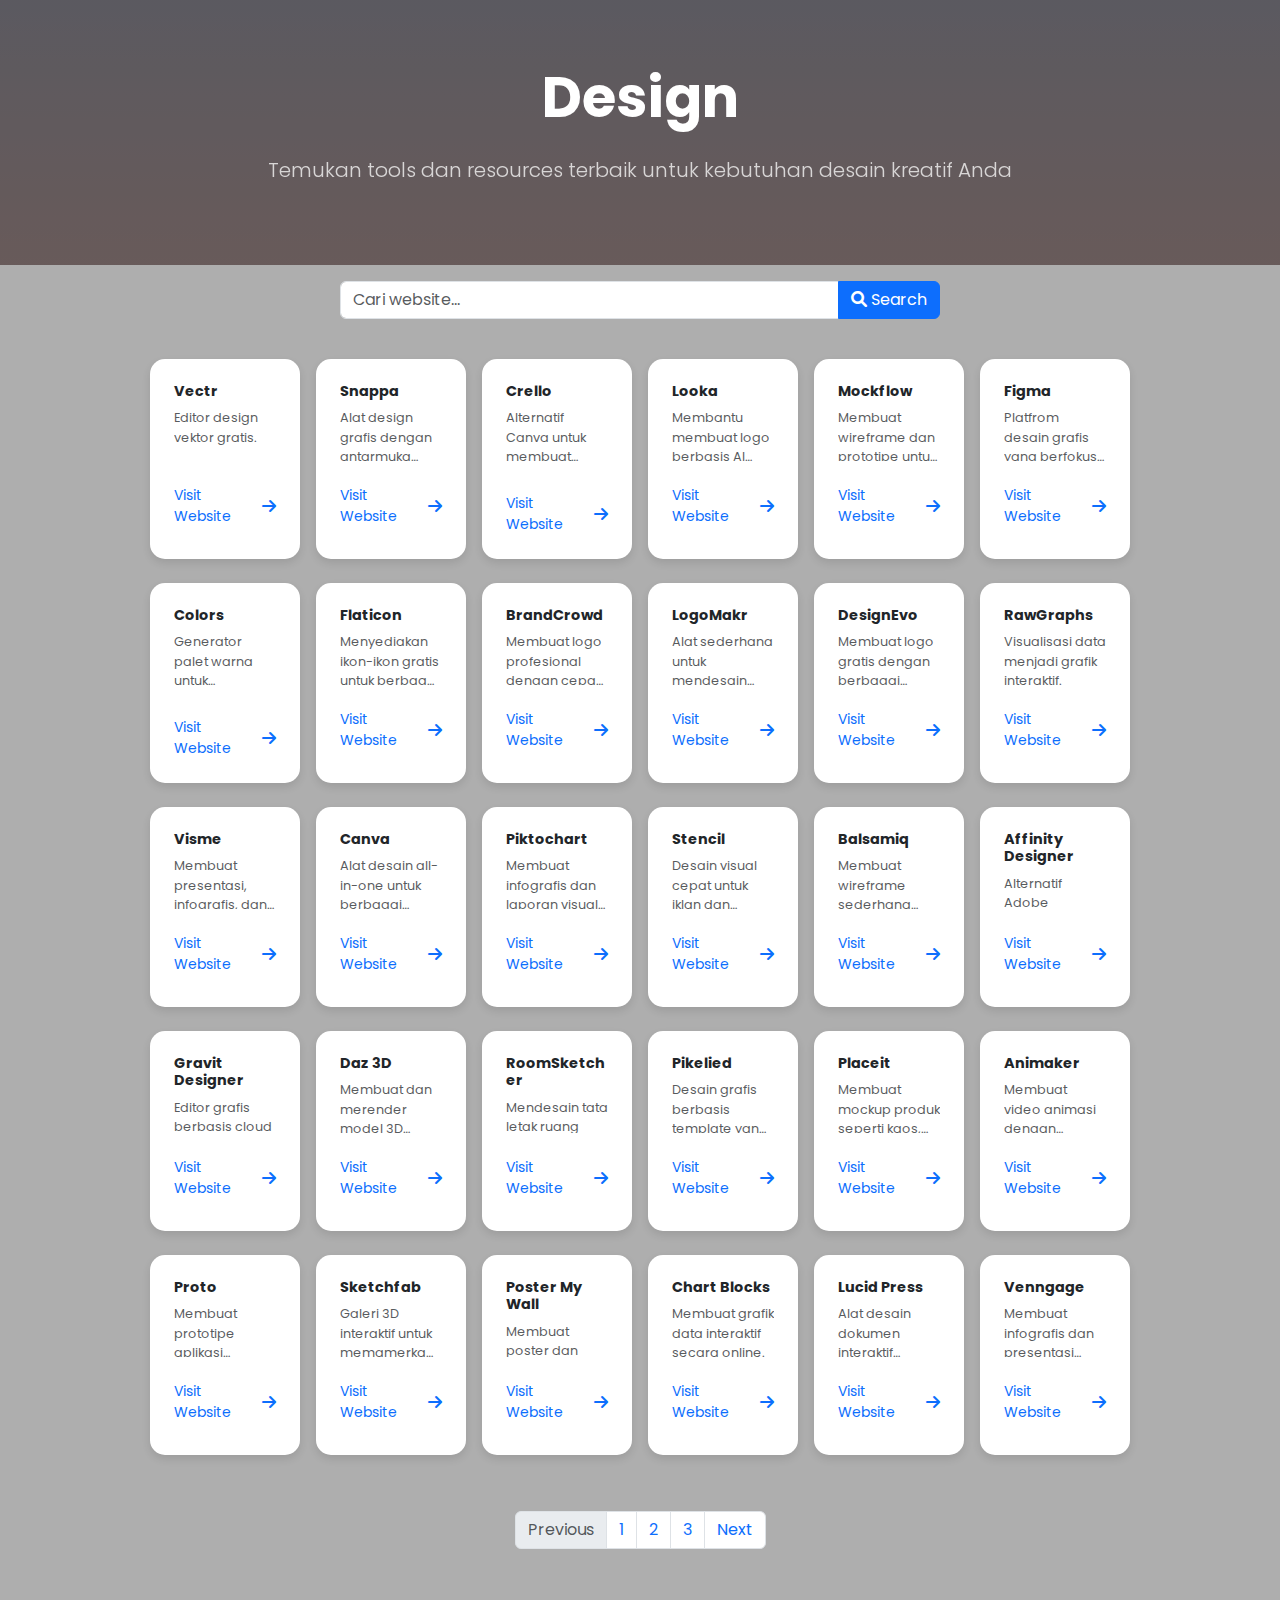
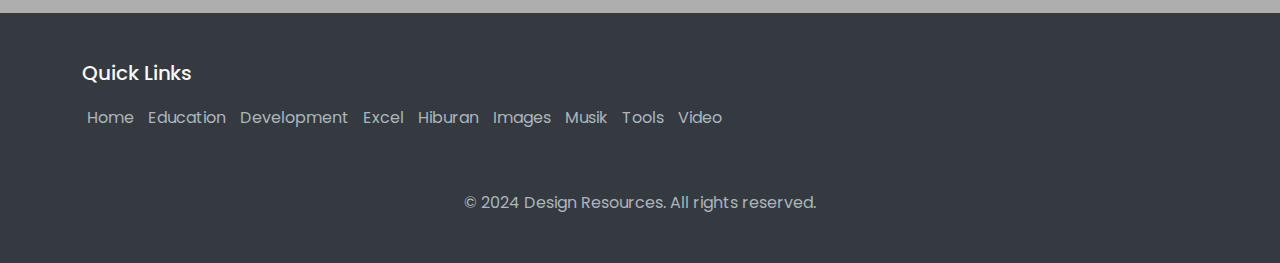
<file: design/index.html>
<!DOCTYPE html>
<html lang="en">
  <head>
    <meta charset="UTF-8" />
    <meta name="viewport" content="width=device-width, initial-scale=1.0" />
    <title>Design</title>
    <link
      href="https://cdn.jsdelivr.net/npm/bootstrap@5.3.2/dist/css/bootstrap.min.css"
      rel="stylesheet"
    />
    <link
      href="https://cdnjs.cloudflare.com/ajax/libs/font-awesome/6.0.0/css/all.min.css"
      rel="stylesheet"
    />
    <!-- Google Fonts -->
    <link rel="preconnect" href="https://fonts.googleapis.com" />
    <link rel="preconnect" href="https://fonts.gstatic.com" crossorigin />
    <link
      href="https://fonts.googleapis.com/css2?family=Poppins:wght@300;400;500;600;700&display=swap"
      rel="stylesheet"
    />
    <!-- link CSS -->
    <link rel="stylesheet" href="style.css" />
  </head>
  <body>
    <!-- Header -->
    <header class="text-white text-center">
      <div class="container">
        <h1 class="display-4 fw-bold mb-4">Design</h1>
        <p class="lead opacity-75">
          Temukan tools dan resources terbaik untuk kebutuhan desain kreatif
          Anda
        </p>
      </div>
    </header>
    <!-- Search Box -->
    <!-- Update search form -->
    <form
      class="d-flex justify-content-center"
      role="search"
      onsubmit="event.preventDefault();"
    >
      <div class="input-group w-50 mt-3">
        <input
          type="search"
          class="form-control"
          placeholder="Cari website..."
          aria-label="Search"
          oninput="searchWebsites()"
        />
        <button
          class="btn btn-primary"
          type="button"
          onclick="searchWebsites()"
        >
          <i class="fas fa-search"></i> Search
        </button>
      </div>
    </form>

    <!-- Add script before closing body tag -->
    <script src="script.js"></script>
    <!-- Main Content -->
    <main class="container py-4">
      <div class="row g-2 d-flex flex-row flex-wrap justify-content-center">
        <!-- Card 1 -->
        <div class="col-6 col-sm-6 col-md-4 col-lg-2">
          <a href="https://www.vectr.com" class="card-wrapper" target="_blank">
            <div class="card mh-100%">
              <div class="card-body p-4">
                <h6 class="card-title fw-bold mb-2">Vectr</h6>
                <p class="card-text text-muted small">
                  Editor design vektor gratis.
                </p>
                <div
                  class="d-flex align-items-center justify-content-between mt-2 mb-2"
                >
                  <span class="text-primary small">Visit Website</span>
                  <i class="fas fa-arrow-right arrow text-primary"></i>
                </div>
              </div>
            </div>
          </a>
        </div>

        <!-- Card 2 -->
        <div class="col-6 col-sm-6 col-md-4 col-lg-2">
          <a href="https://snappa.com/" class="card-wrapper" target="_blank">
            <div class="card mh-100%">
              <div class="card-body p-4">
                <h6 class="card-title fw-bold mb-2">Snappa</h6>
                <p class="card-text text-muted small">
                  Alat design grafis dengan antarmuka sederhana, ideal untuk
                  pemula.
                </p>
                <div
                  class="d-flex align-items-center justify-content-between mt-2 mb-2"
                >
                  <span class="text-primary small">Visit Website</span>
                  <i class="fas fa-arrow-right arrow text-primary"></i>
                </div>
              </div>
            </div>
          </a>
        </div>

        <!-- Card 3 -->
        <div class="col-6 col-sm-6 col-md-4 col-lg-2">
          <a href="https://www.crello.com" class="card-wrapper" target="_blank">
            <div class="card mh-100%">
              <div class="card-body p-4">
                <h6 class="card-title fw-bold mb-2">Crello</h6>
                <p class="card-text text-muted small">
                  Alternatif Canva untuk membuat design grafis dengan template
                  menarik.
                </p>
                <div
                  class="d-flex align-items-center justify-content-between mt-2"
                >
                  <span class="text-primary small">Visit Website</span>
                  <i class="fas fa-arrow-right arrow text-primary"></i>
                </div>
              </div>
            </div>
          </a>
        </div>

        <!-- Card 4 -->
        <div class="col-6 col-sm-6 col-md-4 col-lg-2">
          <a href="https://www.looka.com" class="card-wrapper" target="_blank">
            <div class="card mh-100%">
              <div class="card-body p-4">
                <h6 class="card-title fw-bold mb-2">Looka</h6>
                <p class="card-text text-muted small">
                  Membantu membuat logo berbasis AI dalam hitungan menit.
                </p>
                <div
                  class="d-flex align-items-center justify-content-between mt-2 mb-2"
                >
                  <span class="text-primary small">Visit Website</span>
                  <i class="fas fa-arrow-right arrow text-primary"></i>
                </div>
              </div>
            </div>
          </a>
        </div>

        <!-- Card 5 -->
        <div class="col-6 col-sm-6 col-md-4 col-lg-2">
          <a
            href="https://www.mockflow.com"
            class="card-wrapper"
            target="_blank"
          >
            <div class="card mh-100%">
              <div class="card-body p-4">
                <h6 class="card-title fw-bold mb-2">Mockflow</h6>
                <p class="card-text text-muted small">
                  Membuat wireframe dan prototipe untuk desain UI/UX.
                </p>
                <div
                  class="d-flex align-items-center justify-content-between mt-2 mb-2"
                >
                  <span class="text-primary small">Visit Website</span>
                  <i class="fas fa-arrow-right arrow text-primary"></i>
                </div>
              </div>
            </div>
          </a>
        </div>

        <!-- Card 6 -->
        <div class="col-6 col-sm-6 col-md-4 col-lg-2">
          <a href="https://www.figma.com/" class="card-wrapper" target="_blank">
            <div class="card mh-100%">
              <div class="card-body p-4">
                <h6 class="card-title fw-bold mb-2">Figma</h6>
                <p class="card-text text-muted small">
                  Platfrom desain grafis yang berfokus pada media sosial.
                </p>
                <div
                  class="d-flex align-items-center justify-content-between mt-2 mb-2"
                >
                  <span class="text-primary small">Visit Website</span>
                  <i class="fas fa-arrow-right arrow text-primary"></i>
                </div>
              </div>
            </div>
          </a>
        </div>

        <!-- Card 7 -->
        <div class="col-6 col-sm-6 col-md-4 col-lg-2">
          <a href="https://coolors.co/" class="card-wrapper" target="_blank">
            <div class="card mh-100%">
              <div class="card-body p-4">
                <h6 class="card-title fw-bold mb-2">Colors</h6>
                <p class="card-text text-muted small">
                  Generator palet warna untuk membantu menciptakan skema warna
                  menarik.
                </p>
                <div
                  class="d-flex align-items-center justify-content-between mt-2"
                >
                  <span class="text-primary small">Visit Website</span>
                  <i class="fas fa-arrow-right arrow text-primary"></i>
                </div>
              </div>
            </div>
          </a>
        </div>

        <!-- Card 8 -->
        <div class="col-6 col-sm-6 col-md-4 col-lg-2">
          <a
            href="https://www.flaticon.com"
            class="card-wrapper"
            target="_blank"
          >
            <div class="card mh-100%">
              <div class="card-body p-4">
                <h6 class="card-title fw-bold mb-2">Flaticon</h6>
                <p class="card-text text-muted small">
                  Menyediakan ikon-ikon gratis untuk berbagai kebutuhan desain.
                </p>
                <div
                  class="d-flex align-items-center justify-content-between mt-2 mb-2"
                >
                  <span class="text-primary small">Visit Website</span>
                  <i class="fas fa-arrow-right arrow text-primary"></i>
                </div>
              </div>
            </div>
          </a>
        </div>

        <!-- Card 9 -->
        <div class="col-6 col-sm-6 col-md-4 col-lg-2">
          <a
            href="https://www.brandcrowd.com/"
            class="card-wrapper"
            target="_blank"
          >
            <div class="card mh-100%">
              <div class="card-body p-4">
                <h6 class="card-title fw-bold mb-2">BrandCrowd</h6>
                <p class="card-text text-muted small">
                  Membuat logo profesional dengan cepat dan mudah.
                </p>
                <div
                  class="d-flex align-items-center justify-content-between mt-2 mb-2"
                >
                  <span class="text-primary small">Visit Website</span>
                  <i class="fas fa-arrow-right arrow text-primary"></i>
                </div>
              </div>
            </div>
          </a>
        </div>

        <!-- Card 10 -->
        <div class="col-6 col-sm-6 col-md-4 col-lg-2">
          <a
            href="https://www.logomakr.com"
            class="card-wrapper"
            target="_blank"
          >
            <div class="card mh-100%">
              <div class="card-body p-4">
                <h6 class="card-title fw-bold mb-2">LogoMakr</h6>
                <p class="card-text text-muted small">
                  Alat sederhana untuk mendesain logo secara online.
                </p>
                <div
                  class="d-flex align-items-center justify-content-between mt-2 mb-2"
                >
                  <span class="text-primary small">Visit Website</span>
                  <i class="fas fa-arrow-right arrow text-primary"></i>
                </div>
              </div>
            </div>
          </a>
        </div>

        <!-- card 11 -->
        <div class="col-6 col-sm-6 col-md-4 col-lg-2">
          <a
            href="https://www.designevo.com"
            class="card-wrapper"
            target="_blank"
          >
            <div class="card mh-100%">
              <div class="card-body p-4">
                <h6 class="card-title fw-bold mb-2">DesignEvo</h6>
                <p class="card-text text-muted small">
                  Membuat logo gratis dengan berbagai template siap pakai.
                </p>
                <div
                  class="d-flex align-items-center justify-content-between mt-2 mb-2"
                >
                  <span class="text-primary small">Visit Website</span>
                  <i class="fas fa-arrow-right arrow text-primary"></i>
                </div>
              </div>
            </div>
          </a>
        </div>

        <!-- card 12 -->
        <div class="col-6 col-sm-6 col-md-4 col-lg-2">
          <a
            href="https://www.rawgraphs.io/"
            class="card-wrapper"
            target="_blank"
          >
            <div class="card mh-100%">
              <div class="card-body p-4">
                <h6 class="card-title fw-bold mb-2">RawGraphs</h6>
                <p class="card-text text-muted small">
                  Visualisasi data menjadi grafik interaktif.
                </p>
                <div
                  class="d-flex align-items-center justify-content-between mt-2 mb-2"
                >
                  <span class="text-primary small">Visit Website</span>
                  <i class="fas fa-arrow-right arrow text-primary"></i>
                </div>
              </div>
            </div>
          </a>
        </div>

        <!-- card 13 -->
        <div class="col-6 col-sm-6 col-md-4 col-lg-2">
          <a href="https://www.visme.co" class="card-wrapper" target="_blank">
            <div class="card mh-100%">
              <div class="card-body p-4">
                <h6 class="card-title fw-bold mb-2">Visme</h6>
                <p class="card-text text-muted small">
                  Membuat presentasi, infografis, dan konten visual profesional.
                </p>
                <div
                  class="d-flex align-items-center justify-content-between mt-2 mb-2"
                >
                  <span class="text-primary small">Visit Website</span>
                  <i class="fas fa-arrow-right arrow text-primary"></i>
                </div>
              </div>
            </div>
          </a>
        </div>

        <!-- card 14 -->
        <div class="col-6 col-sm-6 col-md-4 col-lg-2">
          <a href="https://www.canva.com/" class="card-wrapper" target="_blank">
            <div class="card mh-100%">
              <div class="card-body p-4">
                <h6 class="card-title fw-bold mb-2">Canva</h6>
                <p class="card-text text-muted small">
                  Alat desain all-in-one untuk berbagai kebutuhan, dari media
                  sosial hingga dokumen.
                </p>
                <div
                  class="d-flex align-items-center justify-content-between mt-2 mb-2"
                >
                  <span class="text-primary small">Visit Website</span>
                  <i class="fas fa-arrow-right arrow text-primary"></i>
                </div>
              </div>
            </div>
          </a>
        </div>

        <!-- card 15 -->
        <div class="col-6 col-sm-6 col-md-4 col-lg-2">
          <a
            href="https://www.piktochart.com/"
            class="card-wrapper"
            target="_blank"
          >
            <div class="card mh-100%">
              <div class="card-body p-4">
                <h6 class="card-title fw-bold mb-2">Piktochart</h6>
                <p class="card-text text-muted small">
                  Membuat infografis dan laporan visual dengan mudah.
                </p>
                <div
                  class="d-flex align-items-center justify-content-between mt-2 mb-2"
                >
                  <span class="text-primary small">Visit Website</span>
                  <i class="fas fa-arrow-right arrow text-primary"></i>
                </div>
              </div>
            </div>
          </a>
        </div>

        <!-- card 16 -->
        <div class="col-6 col-sm-6 col-md-4 col-lg-2">
          <a
            href="https://getstencil.com/"
            class="card-wrapper"
            target="_blank"
          >
            <div class="card mh-100%">
              <div class="card-body p-4">
                <h6 class="card-title fw-bold mb-2">Stencil</h6>
                <p class="card-text text-muted small">
                  Desain visual cepat untuk iklan dan media sosial.
                </p>
                <div
                  class="d-flex align-items-center justify-content-between mt-2 mb-2"
                >
                  <span class="text-primary small">Visit Website</span>
                  <i class="fas fa-arrow-right arrow text-primary"></i>
                </div>
              </div>
            </div>
          </a>
        </div>

        <!-- card 17 -->
        <div class="col-6 col-sm-6 col-md-4 col-lg-2">
          <a
            href="https://www.balsamiq.com"
            class="card-wrapper"
            target="_blank"
          >
            <div class="card mh-100%">
              <div class="card-body p-4">
                <h6 class="card-title fw-bold mb-2">Balsamiq</h6>
                <p class="card-text text-muted small">
                  Membuat wireframe sederhana untuk proyek desain antarmuka.
                </p>
                <div
                  class="d-flex align-items-center justify-content-between mt-2 mb-2"
                >
                  <span class="text-primary small">Visit Website</span>
                  <i class="fas fa-arrow-right arrow text-primary"></i>
                </div>
              </div>
            </div>
          </a>
        </div>

        <!-- card 18 -->
        <div class="col-6 col-sm-6 col-md-4 col-lg-2">
          <a
            href="https://affinity.serif.com/designer/"
            class="card-wrapper"
            target="_blank"
          >
            <div class="card mh-100%">
              <div class="card-body p-4">
                <h6 class="card-title fw-bold mb-2">Affinity Designer</h6>
                <p class="card-text text-muted small">
                  Alternatif Adobe Illustrator yang lebih terjangkau.
                </p>
                <div
                  class="d-flex align-items-center justify-content-between mt-2 mb-2"
                >
                  <span class="text-primary small">Visit Website</span>
                  <i class="fas fa-arrow-right arrow text-primary"></i>
                </div>
              </div>
            </div>
          </a>
        </div>

        <!-- card 19 -->
        <div class="col-6 col-sm-6 col-md-4 col-lg-2">
          <a
            href="https://www.designer.io/"
            class="card-wrapper"
            target="_blank"
          >
            <div class="card mh-100%">
              <div class="card-body p-4">
                <h6 class="card-title fw-bold mb-2">Gravit Designer</h6>
                <p class="card-text text-muted small">
                  Editor grafis berbasis cloud untuk desain vektor.
                </p>
                <div
                  class="d-flex align-items-center justify-content-between mt-2 mb-2"
                >
                  <span class="text-primary small">Visit Website</span>
                  <i class="fas fa-arrow-right arrow text-primary"></i>
                </div>
              </div>
            </div>
          </a>
        </div>

        <!-- card 20 -->
        <div class="col-6 col-sm-6 col-md-4 col-lg-2">
          <a href="https://www.daz3d.com" class="card-wrapper" target="_blank">
            <div class="card mh-100%">
              <div class="card-body p-4">
                <h6 class="card-title fw-bold mb-2">Daz 3D</h6>
                <p class="card-text text-muted small">
                  Membuat dan merender model 3D secara profesional.
                </p>
                <div
                  class="d-flex align-items-center justify-content-between mt-2 mb-2"
                >
                  <span class="text-primary small">Visit Website</span>
                  <i class="fas fa-arrow-right arrow text-primary"></i>
                </div>
              </div>
            </div>
          </a>
        </div>

        <!-- card 21 -->
        <div class="col-6 col-sm-6 col-md-4 col-lg-2">
          <a
            href="https://www.roomsketcher.com/"
            class="card-wrapper"
            target="_blank"
          >
            <div class="card mh-100%">
              <div class="card-body p-4">
                <h6 class="card-title fw-bold mb-2">RoomSketcher</h6>
                <p class="card-text text-muted small">
                  Mendesain tata letak ruang dengan mudah.
                </p>
                <div
                  class="d-flex align-items-center justify-content-between mt-2 mb-2"
                >
                  <span class="text-primary small">Visit Website</span>
                  <i class="fas fa-arrow-right arrow text-primary"></i>
                </div>
              </div>
            </div>
          </a>
        </div>

        <!-- card 22 -->
        <div class="col-6 col-sm-6 col-md-4 col-lg-2">
          <a
            href="https://www.pixelied.com"
            class="card-wrapper"
            target="_blank"
          >
            <div class="card mh-100%">
              <div class="card-body p-4">
                <h6 class="card-title fw-bold mb-2">Pikelied</h6>
                <p class="card-text text-muted small">
                  Desain grafis berbasis template yang cocok untuk bisnis kecil.
                </p>
                <div
                  class="d-flex align-items-center justify-content-between mt-2 mb-2"
                >
                  <span class="text-primary small">Visit Website</span>
                  <i class="fas fa-arrow-right arrow text-primary"></i>
                </div>
              </div>
            </div>
          </a>
        </div>

        <!-- card 23 -->
        <div class="col-6 col-sm-6 col-md-4 col-lg-2">
          <a
            href="https://www.placeit.net"
            class="card-wrapper"
            target="_blank"
          >
            <div class="card mh-100%">
              <div class="card-body p-4">
                <h6 class="card-title fw-bold mb-2">Placeit</h6>
                <p class="card-text text-muted small">
                  Membuat mockup produk seperti kaos, cangkir, dan lainnya.
                </p>
                <div
                  class="d-flex align-items-center justify-content-between mt-2 mb-2"
                >
                  <span class="text-primary small">Visit Website</span>
                  <i class="fas fa-arrow-right arrow text-primary"></i>
                </div>
              </div>
            </div>
          </a>
        </div>

        <!-- card 24 -->
        <div class="col-6 col-sm-6 col-md-4 col-lg-2">
          <a
            href="https://www.animaker.com"
            class="card-wrapper"
            target="_blank"
          >
            <div class="card mh-100%">
              <div class="card-body p-4">
                <h6 class="card-title fw-bold mb-2">Animaker</h6>
                <p class="card-text text-muted small">
                  Membuat video animasi dengan template sederhana.
                </p>
                <div
                  class="d-flex align-items-center justify-content-between mt-2 mb-2"
                >
                  <span class="text-primary small">Visit Website</span>
                  <i class="fas fa-arrow-right arrow text-primary"></i>
                </div>
              </div>
            </div>
          </a>
        </div>

        <!-- card 25 -->
        <div class="col-6 col-sm-6 col-md-4 col-lg-2">
          <a href="https://www.proto.io" class="card-wrapper" target="_blank">
            <div class="card mh-100%">
              <div class="card-body p-4">
                <h6 class="card-title fw-bold mb-2">Proto</h6>
                <p class="card-text text-muted small">
                  Membuat prototipe aplikasi interaktif tenpa coding.
                </p>
                <div
                  class="d-flex align-items-center justify-content-between mt-2 mb-2"
                >
                  <span class="text-primary small">Visit Website</span>
                  <i class="fas fa-arrow-right arrow text-primary"></i>
                </div>
              </div>
            </div>
          </a>
        </div>

        <!-- card 26 -->
        <div class="col-6 col-sm-6 col-md-4 col-lg-2">
          <a
            href="https://www.sketchfab.com"
            class="card-wrapper"
            target="_blank"
          >
            <div class="card mh-100%">
              <div class="card-body p-4">
                <h6 class="card-title fw-bold mb-2">Sketchfab</h6>
                <p class="card-text text-muted small">
                  Galeri 3D interaktif untuk memamerkan dan menjelajahi karya
                  3D.
                </p>
                <div
                  class="d-flex align-items-center justify-content-between mt-2 mb-2"
                >
                  <span class="text-primary small">Visit Website</span>
                  <i class="fas fa-arrow-right arrow text-primary"></i>
                </div>
              </div>
            </div>
          </a>
        </div>

        <!-- card 27 -->
        <div class="col-6 col-sm-6 col-md-4 col-lg-2">
          <a href="https://www.postermywall.com" class="card-wrapper">
            <div class="card mh-100%">
              <div class="card-body p-4">
                <h6 class="card-title fw-bold mb-2">Poster My Wall</h6>
                <p class="card-text text-muted small">
                  Membuat poster dan spanduk online dengan cepat.
                </p>
                <div
                  class="d-flex align-items-center justify-content-between mt-2 mb-2"
                >
                  <span class="text-primary small">Visit Website</span>
                  <i class="fas fa-arrow-right arrow text-primary"></i>
                </div>
              </div>
            </div>
          </a>
        </div>

        <!-- card 28 -->
        <div class="col-6 col-sm-6 col-md-4 col-lg-2">
          <a
            href="https://www.chartblocks.com"
            class="card-wrapper"
            target="_blank"
          >
            <div class="card mh-100%">
              <div class="card-body p-4">
                <h6 class="card-title fw-bold mb-2">Chart Blocks</h6>
                <p class="card-text text-muted small">
                  Membuat grafik data interaktif secara online.
                </p>
                <div
                  class="d-flex align-items-center justify-content-between mt-2 mb-2"
                >
                  <span class="text-primary small">Visit Website</span>
                  <i class="fas fa-arrow-right arrow text-primary"></i>
                </div>
              </div>
            </div>
          </a>
        </div>

        <!-- card 29 -->
        <div class="col-6 col-sm-6 col-md-4 col-lg-2">
          <a
            href="https://www.lucidpress.com"
            class="card-wrapper"
            target="_blank"
          >
            <div class="card mh-100%">
              <div class="card-body p-4">
                <h6 class="card-title fw-bold mb-2">Lucid Press</h6>
                <p class="card-text text-muted small">
                  Alat desain dokumen interaktif berbasis cloud.
                </p>
                <div
                  class="d-flex align-items-center justify-content-between mt-2 mb-2"
                >
                  <span class="text-primary small">Visit Website</span>
                  <i class="fas fa-arrow-right arrow text-primary"></i>
                </div>
              </div>
            </div>
          </a>
        </div>

        <!-- card 30 -->
        <div class="col-6 col-sm-6 col-md-4 col-lg-2">
          <a href="https://www.venngage.com" class="card-wrapper">
            <div class="card mh-100%">
              <div class="card-body p-4">
                <h6 class="card-title fw-bold mb-2">Venngage</h6>
                <p class="card-text text-muted small">
                  Membuat infografis dan presentasi menarik untuk berbagai
                  kebutuhan.
                </p>
                <div
                  class="d-flex align-items-center justify-content-between mt-2 mb-2"
                >
                  <span class="text-primary small">Visit Website</span>
                  <i class="fas fa-arrow-right arrow text-primary"></i>
                </div>
              </div>
            </div>
          </a>
        </div>
      </div>
    </main>

    <!-- page nations -->
    <nav aria-label="Page navigation example">
      <ul class="pagination justify-content-center mt-3">
        <li class="page-item disabled">
          <a class="page-link">Previous</a>
        </li>
        <li class="page-item"><a class="page-link" href="#">1</a></li>
        <li class="page-item">
          <a class="page-link" href="./page-2/index.html">2</a>
        </li>
        <li class="page-item"><a class="page-link" href="#">3</a></li>
        <li class="page-item">
          <a class="page-link" href="#">Next</a>
        </li>
      </ul>
    </nav>

    <!-- Footer -->
    <footer class="footer">
      <div class="container">
        <div class="footer-content">
          <!-- Quick Links -->
          <div class="footer-section">
            <h5>Quick Links</h5>
            <a href="..//home.html">Home</a>
            <a href="../education/index.html">Education</a>
            <a href="../developments/index.html">Development</a>
            <a href="../exel/index.html">Excel</a>
            <a href="../hiburan/index.html">Hiburan</a>
            <a href="../tools/index.html">Images</a>
            <a href="../musik/index.html">Musik</a>
            <a href="../tools/index.html">Tools</a>
            <a href="../video/index.html">Video</a>
          </div>

          <!-- Social Links -->
        </div>
        <!-- Copyright -->
        <div class="footer-bottom">
          <p>&copy; 2024 Design Resources. All rights reserved.</p>
        </div>
      </div>
    </footer>

    <script src="script.js"></script>

    <script src="https://cdn.jsdelivr.net/npm/bootstrap@5.3.2/dist/js/bootstrap.bundle.min.js"></script>
  </body>
</html>
</file>
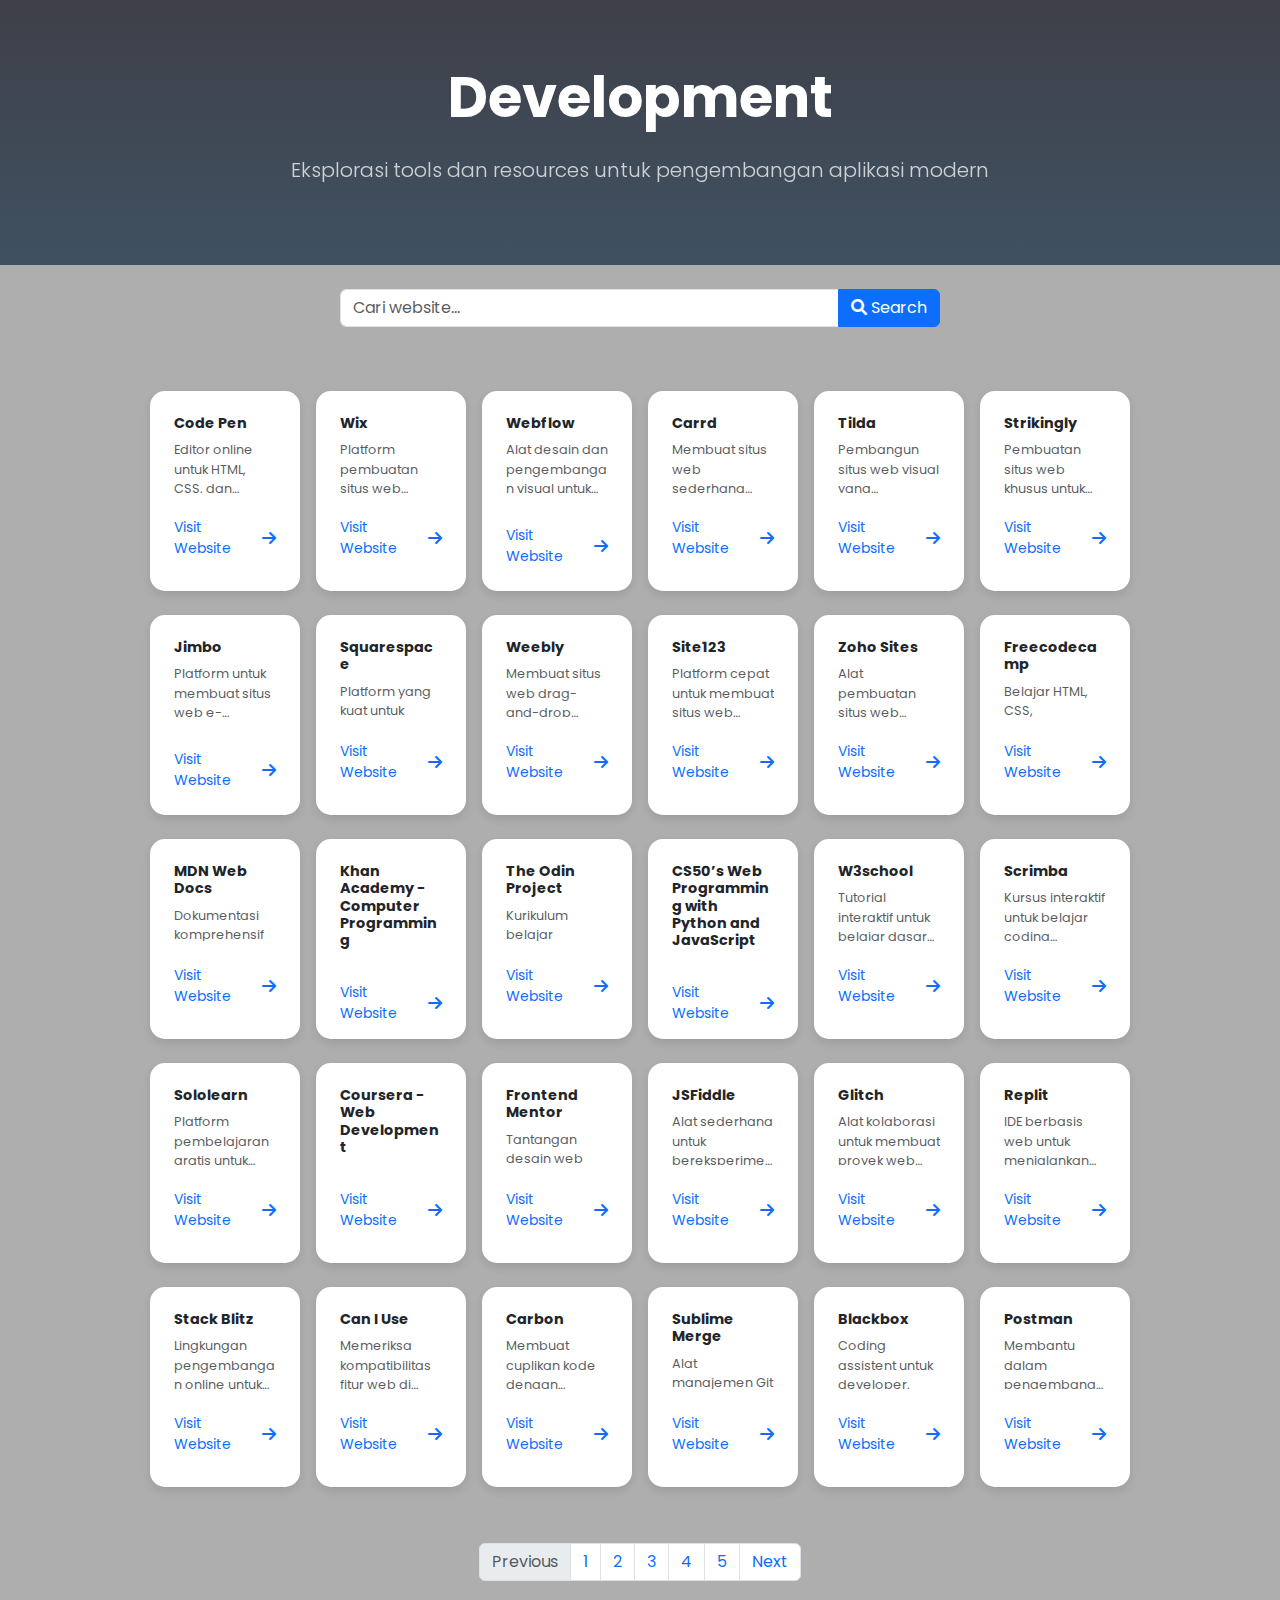
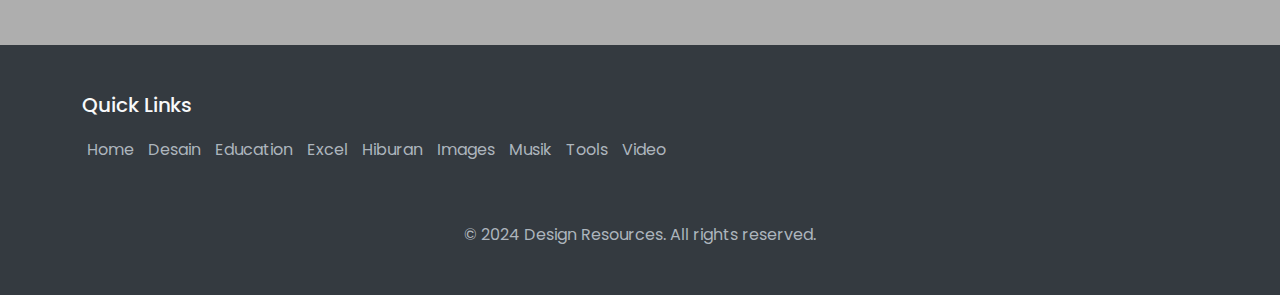
<file: developments/index.html>
<!DOCTYPE html>
<html lang="en/id">
  <head>
    <meta charset="UTF-8" />
    <meta name="viewport" content="width=device-width, initial-scale=1.0" />
    <title>Development</title>
    <link
      href="https://cdn.jsdelivr.net/npm/bootstrap@5.3.2/dist/css/bootstrap.min.css"
      rel="stylesheet"
    />
    <link
      href="https://cdnjs.cloudflare.com/ajax/libs/font-awesome/6.0.0/css/all.min.css"
      rel="stylesheet"
    />
    <!-- Google Fonts -->
    <link rel="preconnect" href="https://fonts.googleapis.com" />
    <link rel="preconnect" href="https://fonts.gstatic.com" crossorigin />
    <link
      href="https://fonts.googleapis.com/css2?family=Poppins:wght@300;400;500;600;700&display=swap"
      rel="stylesheet"
    />
    <!-- link CSS -->
    <link rel="stylesheet" href="style.css" />
  </head>
  <body>
    <!-- Header -->
    <header class="text-white text-center">
      <div class="container">
        <h1 class="display-4 fw-bold mb-4">Development</h1>
        <p class="lead opacity-75">
          Eksplorasi tools dan resources untuk pengembangan aplikasi modern
        </p>
      </div>
    </header>
    <!-- Search Box -->
    <!-- Add search form below header -->
    <form
      class="d-flex justify-content-center my-4"
      role="search"
      onsubmit="event.preventDefault();"
    >
      <div class="input-group w-50">
        <input
          type="search"
          class="form-control"
          placeholder="Cari website..."
          aria-label="Search"
          oninput="searchWebsites()"
        />
        <button
          class="btn btn-primary"
          type="button"
          onclick="searchWebsites()"
        >
          <i class="fas fa-search"></i> Search
        </button>
      </div>
    </form>

    <!-- Add script before closing body tag -->
    <script src="script.js"></script>
    <!-- Main Content -->
    <main class="container py-4">
      <div class="row g-2 d-flex flex-row flex-wrap justify-content-center">
        <!-- Card 1 -->
        <div class="col-6 col-sm-6 col-md-4 col-lg-2">
          <a href="https://www.codepen.io" class="card-wrapper" target="_blank">
            <div class="card mh-100%">
              <div class="card-body p-4">
                <h6 class="card-title fw-bold mb-2">Code Pen</h6>
                <p class="card-text text-muted small">
                  Editor online untuk HTML, CSS, dan Javascript dengan preview
                  langsung.
                </p>
                <div
                  class="d-flex align-items-center justify-content-between mt-2 mb-2"
                >
                  <span class="text-primary small">Visit Website</span>
                  <i class="fas fa-arrow-right arrow text-primary"></i>
                </div>
              </div>
            </div>
          </a>
        </div>

        <!-- Card 2 -->
        <div class="col-6 col-sm-6 col-md-4 col-lg-2">
          <a href="https://www.wix.com" class="card-wrapper" target="_blank">
            <div class="card mh-100%">
              <div class="card-body p-4">
                <h6 class="card-title fw-bold mb-2">Wix</h6>
                <p class="card-text text-muted small">
                  Platform pembuatan situs web drag-and-drop dengan template
                  menarik.
                </p>
                <div
                  class="d-flex align-items-center justify-content-between mt-2 mb-2"
                >
                  <span class="text-primary small">Visit Website</span>
                  <i class="fas fa-arrow-right arrow text-primary"></i>
                </div>
              </div>
            </div>
          </a>
        </div>

        <!-- Card 3 -->
        <div class="col-6 col-sm-6 col-md-4 col-lg-2">
          <a
            href="https://www.webflow.com"
            class="card-wrapper"
            target="_blank"
          >
            <div class="card mh-100%">
              <div class="card-body p-4">
                <h6 class="card-title fw-bold mb-2">Webflow</h6>
                <p class="card-text text-muted small">
                  Alat desain dan pengembangan visual untuk membangun situs web
                  responsif.
                </p>
                <div
                  class="d-flex align-items-center justify-content-between mt-2"
                >
                  <span class="text-primary small">Visit Website</span>
                  <i class="fas fa-arrow-right arrow text-primary"></i>
                </div>
              </div>
            </div>
          </a>
        </div>

        <!-- Card 4 -->
        <div class="col-6 col-sm-6 col-md-4 col-lg-2">
          <a href="https://www.carrd.com" class="card-wrapper" target="_blank">
            <div class="card mh-100%">
              <div class="card-body p-4">
                <h6 class="card-title fw-bold mb-2">Carrd</h6>
                <p class="card-text text-muted small">
                  Membuat situs web sederhana satu halaman dengan cepat.
                </p>

                <div
                  class="d-flex align-items-center justify-content-between mt-2 mb-2"
                >
                  <span class="text-primary small">Visit Website</span>
                  <i class="fas fa-arrow-right arrow text-primary"></i>
                </div>
              </div>
            </div>
          </a>
        </div>

        <!-- Card 5 -->
        <div class="col-6 col-sm-6 col-md-4 col-lg-2">
          <a href="https://www.tilda.cc" class="card-wrapper" target="_blank">
            <div class="card mh-100%">
              <div class="card-body p-4">
                <h6 class="card-title fw-bold mb-2">Tilda</h6>
                <p class="card-text text-muted small">
                  Pembangun situs web visual yang mendukung desain modern.
                </p>
                <div
                  class="d-flex align-items-center justify-content-between mt-2 mb-2"
                >
                  <span class="text-primary small">Visit Website</span>
                  <i class="fas fa-arrow-right arrow text-primary"></i>
                </div>
              </div>
            </div>
          </a>
        </div>

        <!-- Card 6 -->
        <div class="col-6 col-sm-6 col-md-4 col-lg-2">
          <a
            href="https://www.strikingly.com"
            class="card-wrapper"
            target="_blank"
          >
            <div class="card mh-100%">
              <div class="card-body p-4">
                <h6 class="card-title fw-bold mb-2">Strikingly</h6>
                <p class="card-text text-muted small">
                  Pembuatan situs web khusus untuk halaman sederhana dan
                  portofolio.
                </p>
                <div
                  class="d-flex align-items-center justify-content-between mt-2 mb-2"
                >
                  <span class="text-primary small">Visit Website</span>
                  <i class="fas fa-arrow-right arrow text-primary"></i>
                </div>
              </div>
            </div>
          </a>
        </div>

        <!-- Card 7 -->
        <div class="col-6 col-sm-6 col-md-4 col-lg-2">
          <a href="https://www.jimbo.co" class="card-wrapper">
            <div class="card mh-100%">
              <div class="card-body p-4">
                <h6 class="card-title fw-bold mb-2">Jimbo</h6>
                <p class="card-text text-muted small">
                  Platform untuk membuat situs web e-commerce atau pribadi tanpa
                  coding.
                </p>
                <div
                  class="d-flex align-items-center justify-content-between mt-2"
                >
                  <span class="text-primary small">Visit Website</span>
                  <i class="fas fa-arrow-right arrow text-primary"></i>
                </div>
              </div>
            </div>
          </a>
        </div>

        <!-- Card 8 -->
        <div class="col-6 col-sm-6 col-md-4 col-lg-2">
          <a
            href="https://www.Squarespace.com"
            class="card-wrapper"
            target="_blank"
            target="_blank"
          >
            <div class="card mh-100%">
              <div class="card-body p-4">
                <h6 class="card-title fw-bold mb-2">Squarespace</h6>
                <p class="card-text text-muted small">
                  Platform yang kuat untuk membuat situs web profesional dengan
                  mudah.
                </p>
                <div
                  class="d-flex align-items-center justify-content-between mt-2 mb-2"
                >
                  <span class="text-primary small">Visit Website</span>
                  <i class="fas fa-arrow-right arrow text-primary"></i>
                </div>
              </div>
            </div>
          </a>
        </div>

        <!-- Card 9 -->
        <div class="col-6 col-sm-6 col-md-4 col-lg-2">
          <a href="https://www.weebly.com" class="card-wrapper" target="_blank">
            <div class="card mh-100%">
              <div class="card-body p-4">
                <h6 class="card-title fw-bold mb-2">Weebly</h6>
                <p class="card-text text-muted small">
                  Membuat situs web drag-and-drop dengan integrasi e-commerce.
                </p>
                <div
                  class="d-flex align-items-center justify-content-between mt-2 mb-2"
                >
                  <span class="text-primary small">Visit Website</span>
                  <i class="fas fa-arrow-right arrow text-primary"></i>
                </div>
              </div>
            </div>
          </a>
        </div>

        <!-- Card 10 -->
        <div class="col-6 col-sm-6 col-md-4 col-lg-2">
          <a
            href="https://www.site123.com"
            class="card-wrapper"
            target="_blank"
          >
            <div class="card mh-100%">
              <div class="card-body p-4">
                <h6 class="card-title fw-bold mb-2">Site123</h6>
                <p class="card-text text-muted small">
                  Platform cepat untuk membuat situs web responsif tanpa
                  keahlian teknis.
                </p>
                <div
                  class="d-flex align-items-center justify-content-between mt-2 mb-2"
                >
                  <span class="text-primary small">Visit Website</span>
                  <i class="fas fa-arrow-right arrow text-primary"></i>
                </div>
              </div>
            </div>
          </a>
        </div>

        <!-- card 11 -->
        <div class="col-6 col-sm-6 col-md-4 col-lg-2">
          <a
            href="https://www.zoho.com/site/"
            class="card-wrapper"
            target="_blank"
          >
            <div class="card mh-100%">
              <div class="card-body p-4">
                <h6 class="card-title fw-bold mb-2">Zoho Sites</h6>
                <p class="card-text text-muted small">
                  Alat pembuatan situs web berbasis drag-and-drop dengan
                  integrasi Zoho.
                </p>
                <div
                  class="d-flex align-items-center justify-content-between mt-2 mb-2"
                >
                  <span class="text-primary small">Visit Website</span>
                  <i class="fas fa-arrow-right arrow text-primary"></i>
                </div>
              </div>
            </div>
          </a>
        </div>

        <!-- card 12 -->
        <div class="col-6 col-sm-6 col-md-4 col-lg-2">
          <a
            href="https://www.freecodecamp.org"
            class="card-wrapper"
            target="_blank"
          >
            <div class="card mh-100%">
              <div class="card-body p-4">
                <h6 class="card-title fw-bold mb-2">Freecodecamp</h6>
                <p class="card-text text-muted small">
                  Belajar HTML, CSS, JavaScript, dan pengembangan web full-stack
                  gratis.
                </p>
                <div
                  class="d-flex align-items-center justify-content-between mt-2 mb-2"
                >
                  <span class="text-primary small">Visit Website</span>
                  <i class="fas fa-arrow-right arrow text-primary"></i>
                </div>
              </div>
            </div>
          </a>
        </div>

        <!-- card 13 -->
        <div class="col-6 col-sm-6 col-md-4 col-lg-2">
          <a
            href="https://developer.mozilla.org/en-US/"
            class="card-wrapper"
            target="_blank"
          >
            <div class="card mh-100%">
              <div class="card-body p-4">
                <h6 class="card-title fw-bold mb-2">MDN Web Docs</h6>
                <p class="card-text text-muted small">
                  Dokumentasi komprehensif tentang HTML, CSS, dan JavaScript.
                </p>
                <div
                  class="d-flex align-items-center justify-content-between mt-2 mb-2"
                >
                  <span class="text-primary small">Visit Website</span>
                  <i class="fas fa-arrow-right arrow text-primary"></i>
                </div>
              </div>
            </div>
          </a>
        </div>

        <!-- card 14 -->
        <div class="col-6 col-sm-6 col-md-4 col-lg-2">
          <a
            href="https://www.khanacademy.org/computeing/computer-programming"
            class="card-wrapper"
            target="_blank"
          >
            <div class="card mh-100%">
              <div class="card-body p-4">
                <h6 class="card-title fw-bold mb-2">
                  Khan Academy - Computer Programming
                </h6>
                <p class="card-text text-muted small">
                  Tutorial dasar pemrograman dan pengembangan web.
                </p>

                <div
                  class="d-flex align-items-center justify-content-between mt-2 mb-2"
                >
                  <span class="text-primary small">Visit Website</span>
                  <i class="fas fa-arrow-right arrow text-primary"></i>
                </div>
              </div>
            </div>
          </a>
        </div>

        <!-- card 15 -->
        <div class="col-6 col-sm-6 col-md-4 col-lg-2">
          <a
            href="https://www.theodinproject.com"
            class="card-wrapper"
            target="_blank"
          >
            <div class="card mh-100%">
              <div class="card-body p-4">
                <h6 class="card-title fw-bold mb-2">The Odin Project</h6>
                <p class="card-text text-muted small">
                  Kurikulum belajar pengembangan web dari dasar hingga
                  profesional.
                </p>

                <div
                  class="d-flex align-items-center justify-content-between mt-2 mb-2"
                >
                  <span class="text-primary small">Visit Website</span>
                  <i class="fas fa-arrow-right arrow text-primary"></i>
                </div>
              </div>
            </div>
          </a>
        </div>

        <!-- card 16 -->
        <div class="col-6 col-sm-6 col-md-4 col-lg-2">
          <a
            href="https://www.cs50.harvard.edu/web/"
            class="card-wrapper"
            target="_blank"
          >
            <div class="card mh-100%">
              <div class="card-body p-4">
                <h6 class="card-title fw-bold mb-2">
                  CS50’s Web Programming with Python and JavaScript
                </h6>
                <p class="card-text text-muted small">
                  Kursus gratis dari Harvard untuk belajar pengembangan web
                  modern.
                </p>
                <div
                  class="d-flex align-items-center justify-content-between mt-2 mb-2"
                >
                  <span class="text-primary small">Visit Website</span>
                  <i class="fas fa-arrow-right arrow text-primary"></i>
                </div>
              </div>
            </div>
          </a>
        </div>

        <!-- card 17 -->
        <div class="col-6 col-sm-6 col-md-4 col-lg-2">
          <a
            href="https://www.w3schools.com/"
            class="card-wrapper"
            target="_blank"
          >
            <div class="card mh-100%">
              <div class="card-body p-4">
                <h6 class="card-title fw-bold mb-2">W3school</h6>
                <p class="card-text text-muted small">
                  Tutorial interaktif untuk belajar dasar-dasar pengembangan
                  web.
                </p>

                <div
                  class="d-flex align-items-center justify-content-between mt-2 mb-2"
                >
                  <span class="text-primary small">Visit Website</span>
                  <i class="fas fa-arrow-right arrow text-primary"></i>
                </div>
              </div>
            </div>
          </a>
        </div>

        <!-- card 18 -->
        <div class="col-6 col-sm-6 col-md-4 col-lg-2">
          <a
            href="https://www.scrimba.com"
            class="card-wrapper"
            target="_blank"
          >
            <div class="card mh-100%">
              <div class="card-body p-4">
                <h6 class="card-title fw-bold mb-2">Scrimba</h6>
                <p class="card-text text-muted small">
                  Kursus interaktif untuk belajar coding langsung dari browser.
                </p>

                <div
                  class="d-flex align-items-center justify-content-between mt-2 mb-2"
                >
                  <span class="text-primary small">Visit Website</span>
                  <i class="fas fa-arrow-right arrow text-primary"></i>
                </div>
              </div>
            </div>
          </a>
        </div>

        <!-- card 19 -->
        <div class="col-6 col-sm-6 col-md-4 col-lg-2">
          <a
            href="https://www.sololearn.com"
            class="card-wrapper"
            target="_blank"
          >
            <div class="card mh-100%">
              <div class="card-body p-4">
                <h6 class="card-title fw-bold mb-2">Sololearn</h6>
                <p class="card-text text-muted small">
                  Platform pembelajaran gratis untuk berbagai bahasa
                  pemrograman.
                </p>
                <div
                  class="d-flex align-items-center justify-content-between mt-2 mb-2"
                >
                  <span class="text-primary small">Visit Website</span>
                  <i class="fas fa-arrow-right arrow text-primary"></i>
                </div>
              </div>
            </div>
          </a>
        </div>

        <!-- card 20 -->
        <div class="col-6 col-sm-6 col-md-4 col-lg-2">
          <a
            href="https://www.coursera.org"
            class="card-wrapper"
            target="_blank"
          >
            <div class="card mh-100%">
              <div class="card-body p-4">
                <h6 class="card-title fw-bold mb-2">
                  Coursera - Web Development
                </h6>
                <p class="card-text text-muted small">
                  Kursus pengembangan web gratis dari universitas ternama.
                </p>
                <div
                  class="d-flex align-items-center justify-content-between mt-2 mb-2"
                >
                  <span class="text-primary small">Visit Website</span>
                  <i class="fas fa-arrow-right arrow text-primary"></i>
                </div>
              </div>
            </div>
          </a>
        </div>

        <!-- card 21 -->
        <div class="col-6 col-sm-6 col-md-4 col-lg-2">
          <a
            href="https://www.frontendmentor.io"
            class="card-wrapper"
            target="_blank"
          >
            <div class="card mh-100%">
              <div class="card-body p-4">
                <h6 class="card-title fw-bold mb-2">Frontend Mentor</h6>
                <p class="card-text text-muted small">
                  Tantangan desain web untuk mengasah keterampilan pengkodean.
                </p>
                <div
                  class="d-flex align-items-center justify-content-between mt-2 mb-2"
                >
                  <span class="text-primary small">Visit Website</span>
                  <i class="fas fa-arrow-right arrow text-primary"></i>
                </div>
              </div>
            </div>
          </a>
        </div>

        <!-- card 22 -->
        <div class="col-6 col-sm-6 col-md-4 col-lg-2">
          <a
            href="https://www.jsfiddle.net/"
            class="card-wrapper"
            target="_blank"
          >
            <div class="card mh-100%">
              <div class="card-body p-4">
                <h6 class="card-title fw-bold mb-2">JSFiddle</h6>
                <p class="card-text text-muted small">
                  Alat sederhana untuk bereksperimen dengan kode JavaScript.
                </p>
                <div
                  class="d-flex align-items-center justify-content-between mt-2 mb-2"
                >
                  <span class="text-primary small">Visit Website</span>
                  <i class="fas fa-arrow-right arrow text-primary"></i>
                </div>
              </div>
            </div>
          </a>
        </div>

        <!-- card 23 -->
        <div class="col-6 col-sm-6 col-md-4 col-lg-2">
          <a href="https://www.glitch.com" class="card-wrapper" target="_blank">
            <div class="card mh-100%">
              <div class="card-body p-4">
                <h6 class="card-title fw-bold mb-2">Glitch</h6>
                <p class="card-text text-muted small">
                  Alat kolaborasi untuk membuat proyek web dengan cepat.
                </p>
                <div
                  class="d-flex align-items-center justify-content-between mt-2 mb-2"
                >
                  <span class="text-primary small">Visit Website</span>
                  <i class="fas fa-arrow-right arrow text-primary"></i>
                </div>
              </div>
            </div>
          </a>
        </div>

        <!-- card 24 -->
        <div class="col-6 col-sm-6 col-md-4 col-lg-2">
          <a href="https://www.replit.com" class="card-wrapper" target="_blank">
            <div class="card mh-100%">
              <div class="card-body p-4">
                <h6 class="card-title fw-bold mb-2">Replit</h6>
                <p class="card-text text-muted small">
                  IDE berbasis web untuk menjalankan berbagai bahasa
                  pemrograman.
                </p>

                <div
                  class="d-flex align-items-center justify-content-between mt-2 mb-2"
                >
                  <span class="text-primary small">Visit Website</span>
                  <i class="fas fa-arrow-right arrow text-primary"></i>
                </div>
              </div>
            </div>
          </a>
        </div>

        <!-- card 25 -->
        <div class="col-6 col-sm-6 col-md-4 col-lg-2">
          <a
            href="https://www.stackblitz.com"
            class="card-wrapper"
            target="_blank"
          >
            <div class="card mh-100%">
              <div class="card-body p-4">
                <h6 class="card-title fw-bold mb-2">Stack Blitz</h6>
                <p class="card-text text-muted small">
                  Lingkungan pengembangan online untuk framework modern seperti
                  React.
                </p>
                <div
                  class="d-flex align-items-center justify-content-between mt-2 mb-2"
                >
                  <span class="text-primary small">Visit Website</span>
                  <i class="fas fa-arrow-right arrow text-primary"></i>
                </div>
              </div>
            </div>
          </a>
        </div>

        <!-- card 26 -->
        <div class="col-6 col-sm-6 col-md-4 col-lg-2">
          <a
            href="https://www.caniuse.com/"
            class="card-wrapper"
            target="_blank"
          >
            <div class="card mh-100%">
              <div class="card-body p-4">
                <h6 class="card-title fw-bold mb-2">Can I Use</h6>
                <p class="card-text text-muted small">
                  Memeriksa kompatibilitas fitur web di berbagai browser.
                </p>
                <div
                  class="d-flex align-items-center justify-content-between mt-2 mb-2"
                >
                  <span class="text-primary small">Visit Website</span>
                  <i class="fas fa-arrow-right arrow text-primary"></i>
                </div>
              </div>
            </div>
          </a>
        </div>

        <!-- card 27 -->
        <div class="col-6 col-sm-6 col-md-4 col-lg-2">
          <a href="https://carbon.now.sh/" class="card-wrapper" target="_blank">
            <div class="card mh-100%">
              <div class="card-body p-4">
                <h6 class="card-title fw-bold mb-2">Carbon</h6>
                <p class="card-text text-muted small">
                  Membuat cuplikan kode dengan tampilan menarik untuk dibagikan.
                </p>
                <div
                  class="d-flex align-items-center justify-content-between mt-2 mb-2"
                >
                  <span class="text-primary small">Visit Website</span>
                  <i class="fas fa-arrow-right arrow text-primary"></i>
                </div>
              </div>
            </div>
          </a>
        </div>

        <!-- card 28 -->
        <div class="col-6 col-sm-6 col-md-4 col-lg-2">
          <a
            href="https://www.sublimemerge.com"
            class="card-wrapper"
            target="_blank"
          >
            <div class="card mh-100%">
              <div class="card-body p-4">
                <h6 class="card-title fw-bold mb-2">Sublime Merge</h6>
                <p class="card-text text-muted small">
                  Alat manajemen Git yang ringan dan cepat.
                </p>
                <div
                  class="d-flex align-items-center justify-content-between mt-2 mb-2"
                >
                  <span class="text-primary small">Visit Website</span>
                  <i class="fas fa-arrow-right arrow text-primary"></i>
                </div>
              </div>
            </div>
          </a>
        </div>

        <!-- card 29 -->
        <div class="col-6 col-sm-6 col-md-4 col-lg-2">
          <a
            href="https://www.blackbox.ai/"
            class="card-wrapper"
            target="_blank"
          >
            <div class="card mh-100%">
              <div class="card-body p-4">
                <h6 class="card-title fw-bold mb-2">Blackbox</h6>
                <p class="card-text text-muted small">
                  Coding assistent untuk developer.
                </p>
                <div
                  class="d-flex align-items-center justify-content-between mt-2 mb-2"
                >
                  <span class="text-primary small">Visit Website</span>
                  <i class="fas fa-arrow-right arrow text-primary"></i>
                </div>
              </div>
            </div>
          </a>
        </div>

        <!-- card 30 -->
        <div class="col-6 col-sm-6 col-md-4 col-lg-2">
          <a
            href="https://www.postman.com/"
            class="card-wrapper"
            target="_blank"
          >
            <div class="card mh-100%">
              <div class="card-body p-4">
                <h6 class="card-title fw-bold mb-2">Postman</h6>
                <p class="card-text text-muted small">
                  Membantu dalam pengembangan, pengujian, dan dokumentasi API.
                </p>
                <div
                  class="d-flex align-items-center justify-content-between mt-2 mb-2"
                >
                  <span class="text-primary small">Visit Website</span>
                  <i class="fas fa-arrow-right arrow text-primary"></i>
                </div>
              </div>
            </div>
          </a>
        </div>
      </div>
    </main>

    <!-- page nations -->
    <nav aria-label="Page navigation example">
      <ul class="pagination justify-content-center mt-3">
        <li class="page-item disabled">
          <a class="page-link">Previous</a>
        </li>
        <li class="page-item"><a class="page-link" href="#">1</a></li>
        <li class="page-item"><a class="page-link" href="#">2</a></li>
        <li class="page-item"><a class="page-link" href="#">3</a></li>
        <li class="page-item"><a class="page-link" href="#">4</a></li>
        <li class="page-item"><a class="page-link" href="#">5</a></li>
        <li class="page-item">
          <a class="page-link" href="#">Next</a>
        </li>
      </ul>
    </nav>

    <!-- Footer -->
    <footer class="footer">
      <div class="container">
        <div class="footer-content">
          <!-- Quick Links -->
          <div class="footer-section">
            <h5>Quick Links</h5>
            <a href="..//home.html">Home</a>
            <a href="../design/index.html">Desain</a>
            <a href="../education/index.html">Education</a>
            <a href="../exel/index.html">Excel</a>
            <a href="../hiburan/index.html">Hiburan</a>
            <a href="../tools/index.html">Images</a>
            <a href="../musik/index.html">Musik</a>
            <a href="../tools/index.html">Tools</a>
            <a href="../video/index.html">Video</a>
          </div>

          <!-- Social Links -->
        </div>
        <!-- Copyright -->
        <div class="footer-bottom">
          <p>&copy; 2024 Design Resources. All rights reserved.</p>
        </div>
      </div>
    </footer>

    <script src="script.js"></script>

    <script src="https://cdn.jsdelivr.net/npm/bootstrap@5.3.2/dist/js/bootstrap.bundle.min.js"></script>
  </body>
</html>
</file>
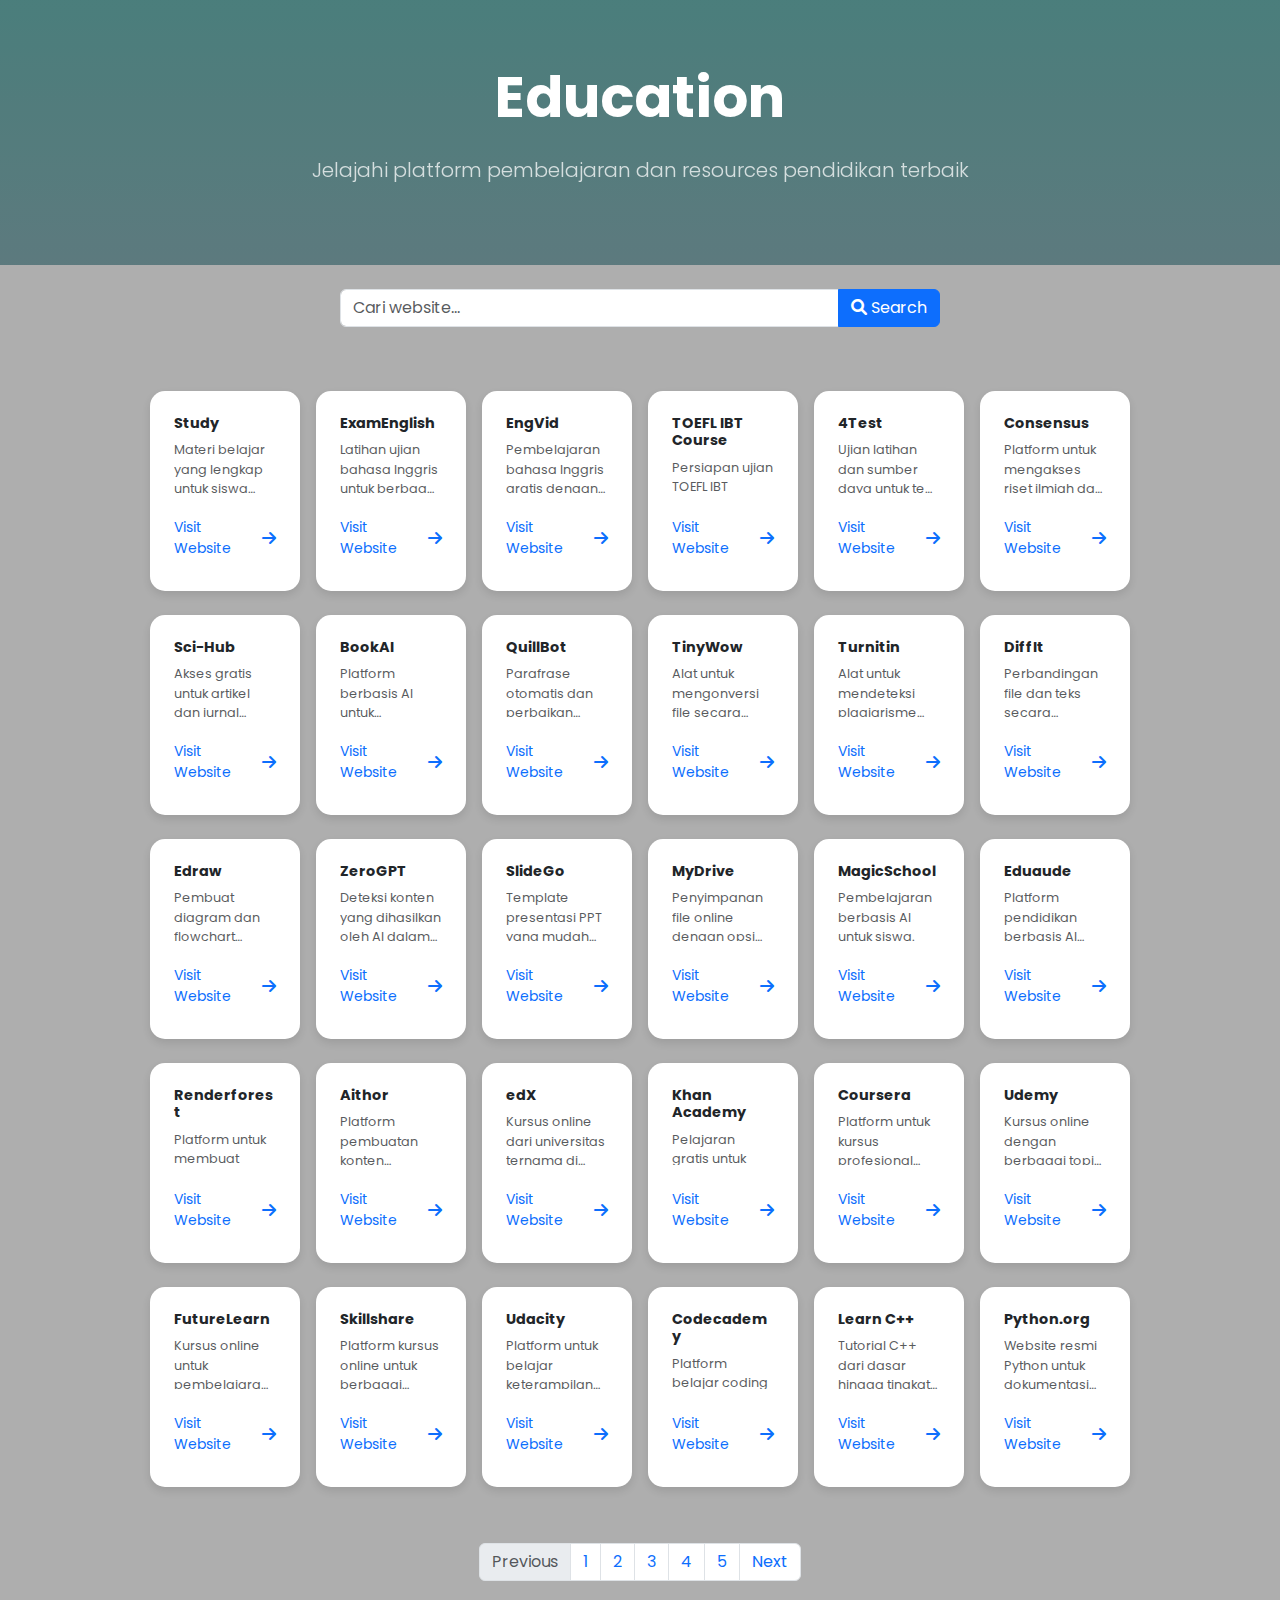
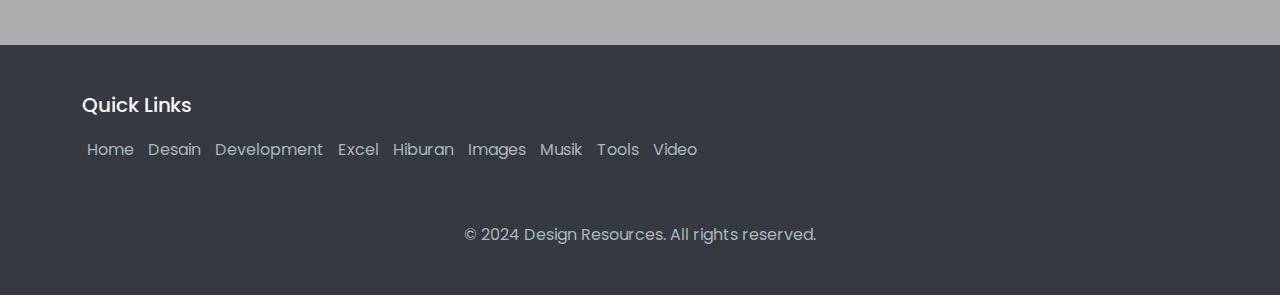
<file: education/index.html>
<!DOCTYPE html>
<html lang="en">
  <head>
    <meta charset="UTF-8" />
    <meta name="viewport" content="width=device-width, initial-scale=1.0" />
    <title>Education</title>
    <link
      href="https://cdn.jsdelivr.net/npm/bootstrap@5.3.2/dist/css/bootstrap.min.css"
      rel="stylesheet"
    />
    <link
      href="https://cdnjs.cloudflare.com/ajax/libs/font-awesome/6.0.0/css/all.min.css"
      rel="stylesheet"
    />
    <!-- Google Fonts -->
    <link rel="preconnect" href="https://fonts.googleapis.com" />
    <link rel="preconnect" href="https://fonts.gstatic.com" crossorigin />
    <link
      href="https://fonts.googleapis.com/css2?family=Poppins:wght@300;400;500;600;700&display=swap"
      rel="stylesheet"
    />
    <!-- link CSS -->
    <link rel="stylesheet" href="style.css" />
  </head>
  <body>
    <!-- Header -->
    <header class="text-white text-center">
      <div class="container">
        <h1 class="display-4 fw-bold mb-4">Education</h1>
        <p class="lead opacity-75">
          Jelajahi platform pembelajaran dan resources pendidikan terbaik
        </p>
      </div>
    </header>
    <!-- Search Box -->
    <!-- Add below header -->
    <form
      class="d-flex justify-content-center my-4"
      role="search"
      onsubmit="event.preventDefault();"
    >
      <div class="input-group w-50">
        <input
          type="search"
          class="form-control"
          placeholder="Cari website..."
          aria-label="Search"
          oninput="searchWebsites()"
        />
        <button
          class="btn btn-primary"
          type="button"
          onclick="searchWebsites()"
        >
          <i class="fas fa-search"></i> Search
        </button>
      </div>
    </form>

    <!-- Add before closing body tag -->
    <script src="script.js"></script>
    <!-- Main Content -->
    <main class="container py-4">
      <div class="row g-2 d-flex flex-row flex-wrap justify-content-center">
        <!-- Card 1 -->
        <div class="col-6 col-sm-6 col-md-4 col-lg-2">
          <a href="https://study.com/" class="card-wrapper" target="_blank">
            <div class="card mh-100%">
              <div class="card-body p-4">
                <h6 class="card-title fw-bold mb-2">Study</h6>
                <p class="card-text text-muted small">
                  Materi belajar yang lengkap untuk siswa hingga mahasiswa.
                </p>
                <div
                  class="d-flex align-items-center justify-content-between mt-2 mb-2"
                >
                  <span class="text-primary small">Visit Website</span>
                  <i class="fas fa-arrow-right arrow text-primary"></i>
                </div>
              </div>
            </div>
          </a>
        </div>

        <!-- Card 2 -->
        <!-- Card No. 2 -->
        <div class="col-6 col-sm-6 col-md-4 col-lg-2">
          <a
            href="https://www.examenglish.com/"
            class="card-wrapper"
            target="_blank"
          >
            <div class="card mh-100%">
              <div class="card-body p-4">
                <h6 class="card-title fw-bold mb-2">ExamEnglish</h6>
                <p class="card-text text-muted small">
                  Latihan ujian bahasa Inggris untuk berbagai level.
                </p>
                <div
                  class="d-flex align-items-center justify-content-between mt-2 mb-2"
                >
                  <span class="text-primary small">Visit Website</span>
                  <i class="fas fa-arrow-right arrow text-primary"></i>
                </div>
              </div>
            </div>
          </a>
        </div>

        <!-- Card No. 3 -->
        <div class="col-6 col-sm-6 col-md-4 col-lg-2">
          <a
            href="https://www.engvid.com/"
            class="card-wrapper"
            target="_blank"
          >
            <div class="card mh-100%">
              <div class="card-body p-4">
                <h6 class="card-title fw-bold mb-2">EngVid</h6>
                <p class="card-text text-muted small">
                  Pembelajaran bahasa Inggris gratis dengan video.
                </p>
                <div
                  class="d-flex align-items-center justify-content-between mt-2 mb-2"
                >
                  <span class="text-primary small">Visit Website</span>
                  <i class="fas fa-arrow-right arrow text-primary"></i>
                </div>
              </div>
            </div>
          </a>
        </div>

        <!-- Card No. 4 -->
        <div class="col-6 col-sm-6 col-md-4 col-lg-2">
          <a
            href="https://www.toeflibtcourse.com/"
            class="card-wrapper"
            target="_blank"
          >
            <div class="card mh-100%">
              <div class="card-body p-4">
                <h6 class="card-title fw-bold mb-2">TOEFL IBT Course</h6>
                <p class="card-text text-muted small">
                  Persiapan ujian TOEFL IBT dengan latihan soal dan tips.
                </p>
                <div
                  class="d-flex align-items-center justify-content-between mt-2 mb-2"
                >
                  <span class="text-primary small">Visit Website</span>
                  <i class="fas fa-arrow-right arrow text-primary"></i>
                </div>
              </div>
            </div>
          </a>
        </div>

        <!-- Card No. 5 -->
        <div class="col-6 col-sm-6 col-md-4 col-lg-2">
          <a href="https://www.4test.com/" class="card-wrapper" target="_blank">
            <div class="card mh-100%">
              <div class="card-body p-4">
                <h6 class="card-title fw-bold mb-2">4Test</h6>
                <p class="card-text text-muted small">
                  Ujian latihan dan sumber daya untuk tes standar.
                </p>
                <div
                  class="d-flex align-items-center justify-content-between mt-2 mb-2"
                >
                  <span class="text-primary small">Visit Website</span>
                  <i class="fas fa-arrow-right arrow text-primary"></i>
                </div>
              </div>
            </div>
          </a>
        </div>

        <!-- Card No. 6 -->
        <div class="col-6 col-sm-6 col-md-4 col-lg-2">
          <a
            href="https://www.consensus.app/"
            class="card-wrapper"
            target="_blank"
          >
            <div class="card mh-100%">
              <div class="card-body p-4">
                <h6 class="card-title fw-bold mb-2">Consensus</h6>
                <p class="card-text text-muted small">
                  Platform untuk mengakses riset ilmiah dan jurnal.
                </p>
                <div
                  class="d-flex align-items-center justify-content-between mt-2 mb-2"
                >
                  <span class="text-primary small">Visit Website</span>
                  <i class="fas fa-arrow-right arrow text-primary"></i>
                </div>
              </div>
            </div>
          </a>
        </div>

        <!-- Card No. 7 -->
        <div class="col-6 col-sm-6 col-md-4 col-lg-2">
          <a href="https://sci-hub.se/" class="card-wrapper" target="_blank">
            <div class="card mh-100%">
              <div class="card-body p-4">
                <h6 class="card-title fw-bold mb-2">Sci-Hub</h6>
                <p class="card-text text-muted small">
                  Akses gratis untuk artikel dan jurnal ilmiah.
                </p>
                <div
                  class="d-flex align-items-center justify-content-between mt-2 mb-2"
                >
                  <span class="text-primary small">Visit Website</span>
                  <i class="fas fa-arrow-right arrow text-primary"></i>
                </div>
              </div>
            </div>
          </a>
        </div>

        <!-- Card No. 8 -->
        <div class="col-6 col-sm-6 col-md-4 col-lg-2">
          <a href="https://bookai.chat/" class="card-wrapper" target="_blank">
            <div class="card mh-100%">
              <div class="card-body p-4">
                <h6 class="card-title fw-bold mb-2">BookAI</h6>
                <p class="card-text text-muted small">
                  Platform berbasis AI untuk merangkum buku secara otomatis.
                </p>
                <div
                  class="d-flex align-items-center justify-content-between mt-2 mb-2"
                >
                  <span class="text-primary small">Visit Website</span>
                  <i class="fas fa-arrow-right arrow text-primary"></i>
                </div>
              </div>
            </div>
          </a>
        </div>

        <!-- Card No. 9 -->
        <div class="col-6 col-sm-6 col-md-4 col-lg-2">
          <a
            href="https://www.quillbot.com/"
            class="card-wrapper"
            target="_blank"
          >
            <div class="card mh-100%">
              <div class="card-body p-4">
                <h6 class="card-title fw-bold mb-2">QuillBot</h6>
                <p class="card-text text-muted small">
                  Parafrase otomatis dan perbaikan kalimat untuk menulis lebih
                  baik.
                </p>
                <div
                  class="d-flex align-items-center justify-content-between mt-2 mb-2"
                >
                  <span class="text-primary small">Visit Website</span>
                  <i class="fas fa-arrow-right arrow text-primary"></i>
                </div>
              </div>
            </div>
          </a>
        </div>

        <!-- Card No. 10 -->
        <div class="col-6 col-sm-6 col-md-4 col-lg-2">
          <a
            href="https://www.tinywow.com/"
            class="card-wrapper"
            target="_blank"
          >
            <div class="card mh-100%">
              <div class="card-body p-4">
                <h6 class="card-title fw-bold mb-2">TinyWow</h6>
                <p class="card-text text-muted small">
                  Alat untuk mengonversi file secara online (PDF, video,
                  gambar).
                </p>
                <div
                  class="d-flex align-items-center justify-content-between mt-2 mb-2"
                >
                  <span class="text-primary small">Visit Website</span>
                  <i class="fas fa-arrow-right arrow text-primary"></i>
                </div>
              </div>
            </div>
          </a>
        </div>

        <!-- Card No. 11 -->
        <div class="col-6 col-sm-6 col-md-4 col-lg-2">
          <a
            href="https://www.turnitin.com/"
            class="card-wrapper"
            target="_blank"
          >
            <div class="card mh-100%">
              <div class="card-body p-4">
                <h6 class="card-title fw-bold mb-2">Turnitin</h6>
                <p class="card-text text-muted small">
                  Alat untuk mendeteksi plagiarisme dan memeriksa keaslian
                  tulisan.
                </p>
                <div
                  class="d-flex align-items-center justify-content-between mt-2 mb-2"
                >
                  <span class="text-primary small">Visit Website</span>
                  <i class="fas fa-arrow-right arrow text-primary"></i>
                </div>
              </div>
            </div>
          </a>
        </div>

        <!-- Card No. 12 -->
        <div class="col-6 col-sm-6 col-md-4 col-lg-2">
          <a href="https://www.diffit.me/" class="card-wrapper" target="_blank">
            <div class="card mh-100%">
              <div class="card-body p-4">
                <h6 class="card-title fw-bold mb-2">DiffIt</h6>
                <p class="card-text text-muted small">
                  Perbandingan file dan teks secara otomatis.
                </p>
                <div
                  class="d-flex align-items-center justify-content-between mt-2 mb-2"
                >
                  <span class="text-primary small">Visit Website</span>
                  <i class="fas fa-arrow-right arrow text-primary"></i>
                </div>
              </div>
            </div>
          </a>
        </div>

        <!-- Card No. 13 -->
        <div class="col-6 col-sm-6 col-md-4 col-lg-2">
          <a href="https://www.edraw.ai/" class="card-wrapper" target="_blank">
            <div class="card mh-100%">
              <div class="card-body p-4">
                <h6 class="card-title fw-bold mb-2">Edraw</h6>
                <p class="card-text text-muted small">
                  Pembuat diagram dan flowchart berbasis AI.
                </p>
                <div
                  class="d-flex align-items-center justify-content-between mt-2 mb-2"
                >
                  <span class="text-primary small">Visit Website</span>
                  <i class="fas fa-arrow-right arrow text-primary"></i>
                </div>
              </div>
            </div>
          </a>
        </div>

        <!-- Card No. 14 -->
        <div class="col-6 col-sm-6 col-md-4 col-lg-2">
          <a
            href="https://www.zerogpt.com/"
            class="card-wrapper"
            target="_blank"
          >
            <div class="card mh-100%">
              <div class="card-body p-4">
                <h6 class="card-title fw-bold mb-2">ZeroGPT</h6>
                <p class="card-text text-muted small">
                  Deteksi konten yang dihasilkan oleh AI dalam teks.
                </p>
                <div
                  class="d-flex align-items-center justify-content-between mt-2 mb-2"
                >
                  <span class="text-primary small">Visit Website</span>
                  <i class="fas fa-arrow-right arrow text-primary"></i>
                </div>
              </div>
            </div>
          </a>
        </div>

        <!-- Card No. 15 -->
        <div class="col-6 col-sm-6 col-md-4 col-lg-2">
          <a
            href="https://www.slidego.com/"
            class="card-wrapper"
            target="_blank"
          >
            <div class="card mh-100%">
              <div class="card-body p-4">
                <h6 class="card-title fw-bold mb-2">SlideGo</h6>
                <p class="card-text text-muted small">
                  Template presentasi PPT yang mudah digunakan.
                </p>
                <div
                  class="d-flex align-items-center justify-content-between mt-2 mb-2"
                >
                  <span class="text-primary small">Visit Website</span>
                  <i class="fas fa-arrow-right arrow text-primary"></i>
                </div>
              </div>
            </div>
          </a>
        </div>

        <!-- Card No. 16 -->
        <div class="col-6 col-sm-6 col-md-4 col-lg-2">
          <a
            href="https://www.mydrive.com/"
            class="card-wrapper"
            target="_blank"
          >
            <div class="card mh-100%">
              <div class="card-body p-4">
                <h6 class="card-title fw-bold mb-2">MyDrive</h6>
                <p class="card-text text-muted small">
                  Penyimpanan file online dengan opsi kolaborasi.
                </p>
                <div
                  class="d-flex align-items-center justify-content-between mt-2 mb-2"
                >
                  <span class="text-primary small">Visit Website</span>
                  <i class="fas fa-arrow-right arrow text-primary"></i>
                </div>
              </div>
            </div>
          </a>
        </div>

        <!-- Card No. 17 -->
        <div class="col-6 col-sm-6 col-md-4 col-lg-2">
          <a
            href="https://www.magicschool.ai/"
            class="card-wrapper"
            target="_blank"
          >
            <div class="card mh-100%">
              <div class="card-body p-4">
                <h6 class="card-title fw-bold mb-2">MagicSchool</h6>
                <p class="card-text text-muted small">
                  Pembelajaran berbasis AI untuk siswa.
                </p>
                <div
                  class="d-flex align-items-center justify-content-between mt-2 mb-2"
                >
                  <span class="text-primary small">Visit Website</span>
                  <i class="fas fa-arrow-right arrow text-primary"></i>
                </div>
              </div>
            </div>
          </a>
        </div>

        <!-- Card No. 18 -->
        <div class="col-6 col-sm-6 col-md-4 col-lg-2">
          <a
            href="https://www.eduaude.ai/"
            class="card-wrapper"
            target="_blank"
          >
            <div class="card mh-100%">
              <div class="card-body p-4">
                <h6 class="card-title fw-bold mb-2">Eduaude</h6>
                <p class="card-text text-muted small">
                  Platform pendidikan berbasis AI untuk pemahaman konsep.
                </p>
                <div
                  class="d-flex align-items-center justify-content-between mt-2 mb-2"
                >
                  <span class="text-primary small">Visit Website</span>
                  <i class="fas fa-arrow-right arrow text-primary"></i>
                </div>
              </div>
            </div>
          </a>
        </div>

        <!-- Card No. 19 -->
        <div class="col-6 col-sm-6 col-md-4 col-lg-2">
          <a
            href="https://www.renderforest.com/"
            class="card-wrapper"
            target="_blank"
          >
            <div class="card mh-100%">
              <div class="card-body p-4">
                <h6 class="card-title fw-bold mb-2">Renderforest</h6>
                <p class="card-text text-muted small">
                  Platform untuk membuat video dan presentasi animasi.
                </p>
                <div
                  class="d-flex align-items-center justify-content-between mt-2 mb-2"
                >
                  <span class="text-primary small">Visit Website</span>
                  <i class="fas fa-arrow-right arrow text-primary"></i>
                </div>
              </div>
            </div>
          </a>
        </div>

        <!-- Card No. 20 -->
        <div class="col-6 col-sm-6 col-md-4 col-lg-2">
          <a
            href="https://www.aithor.com/"
            class="card-wrapper"
            target="_blank"
          >
            <div class="card mh-100%">
              <div class="card-body p-4">
                <h6 class="card-title fw-bold mb-2">Aithor</h6>
                <p class="card-text text-muted small">
                  Platform pembuatan konten berbasis AI untuk penulis.
                </p>
                <div
                  class="d-flex align-items-center justify-content-between mt-2 mb-2"
                >
                  <span class="text-primary small">Visit Website</span>
                  <i class="fas fa-arrow-right arrow text-primary"></i>
                </div>
              </div>
            </div>
          </a>
        </div>

        <!-- Card No. 21 -->
        <div class="col-6 col-sm-6 col-md-4 col-lg-2">
          <a href="https://www.edx.org/" class="card-wrapper" target="_blank">
            <div class="card mh-100%">
              <div class="card-body p-4">
                <h6 class="card-title fw-bold mb-2">edX</h6>
                <p class="card-text text-muted small">
                  Kursus online dari universitas ternama di dunia.
                </p>
                <div
                  class="d-flex align-items-center justify-content-between mt-2 mb-2"
                >
                  <span class="text-primary small">Visit Website</span>
                  <i class="fas fa-arrow-right arrow text-primary"></i>
                </div>
              </div>
            </div>
          </a>
        </div>

        <!-- Card No. 22 -->
        <div class="col-6 col-sm-6 col-md-4 col-lg-2">
          <a
            href="https://www.khanacademy.org/"
            class="card-wrapper"
            target="_blank"
          >
            <div class="card mh-100%">
              <div class="card-body p-4">
                <h6 class="card-title fw-bold mb-2">Khan Academy</h6>
                <p class="card-text text-muted small">
                  Pelajaran gratis untuk siswa dari berbagai topik.
                </p>
                <div
                  class="d-flex align-items-center justify-content-between mt-2 mb-2"
                >
                  <span class="text-primary small">Visit Website</span>
                  <i class="fas fa-arrow-right arrow text-primary"></i>
                </div>
              </div>
            </div>
          </a>
        </div>

        <!-- Card No. 23 -->
        <div class="col-6 col-sm-6 col-md-4 col-lg-2">
          <a
            href="https://www.coursera.org/"
            class="card-wrapper"
            target="_blank"
          >
            <div class="card mh-100%">
              <div class="card-body p-4">
                <h6 class="card-title fw-bold mb-2">Coursera</h6>
                <p class="card-text text-muted small">
                  Platform untuk kursus profesional dari universitas terkemuka.
                </p>
                <div
                  class="d-flex align-items-center justify-content-between mt-2 mb-2"
                >
                  <span class="text-primary small">Visit Website</span>
                  <i class="fas fa-arrow-right arrow text-primary"></i>
                </div>
              </div>
            </div>
          </a>
        </div>

        <!-- Card No. 24 -->
        <div class="col-6 col-sm-6 col-md-4 col-lg-2">
          <a href="https://www.udemy.com/" class="card-wrapper" target="_blank">
            <div class="card mh-100%">
              <div class="card-body p-4">
                <h6 class="card-title fw-bold mb-2">Udemy</h6>
                <p class="card-text text-muted small">
                  Kursus online dengan berbagai topik dan keterampilan.
                </p>
                <div
                  class="d-flex align-items-center justify-content-between mt-2 mb-2"
                >
                  <span class="text-primary small">Visit Website</span>
                  <i class="fas fa-arrow-right arrow text-primary"></i>
                </div>
              </div>
            </div>
          </a>
        </div>

        <!-- Card No. 25 -->
        <div class="col-6 col-sm-6 col-md-4 col-lg-2">
          <a
            href="https://www.futurelearn.com/"
            class="card-wrapper"
            target="_blank"
          >
            <div class="card mh-100%">
              <div class="card-body p-4">
                <h6 class="card-title fw-bold mb-2">FutureLearn</h6>
                <p class="card-text text-muted small">
                  Kursus online untuk pembelajaran profesional dan akademik.
                </p>
                <div
                  class="d-flex align-items-center justify-content-between mt-2 mb-2"
                >
                  <span class="text-primary small">Visit Website</span>
                  <i class="fas fa-arrow-right arrow text-primary"></i>
                </div>
              </div>
            </div>
          </a>
        </div>

        <!-- Card No. 26 -->
        <div class="col-6 col-sm-6 col-md-4 col-lg-2">
          <a
            href="https://www.skillshare.com/"
            class="card-wrapper"
            target="_blank"
          >
            <div class="card mh-100%">
              <div class="card-body p-4">
                <h6 class="card-title fw-bold mb-2">Skillshare</h6>
                <p class="card-text text-muted small">
                  Platform kursus online untuk berbagai keterampilan kreatif.
                </p>
                <div
                  class="d-flex align-items-center justify-content-between mt-2 mb-2"
                >
                  <span class="text-primary small">Visit Website</span>
                  <i class="fas fa-arrow-right arrow text-primary"></i>
                </div>
              </div>
            </div>
          </a>
        </div>

        <!-- Card No. 27 -->
        <div class="col-6 col-sm-6 col-md-4 col-lg-2">
          <a
            href="https://www.udacity.com/"
            class="card-wrapper"
            target="_blank"
          >
            <div class="card mh-100%">
              <div class="card-body p-4">
                <h6 class="card-title fw-bold mb-2">Udacity</h6>
                <p class="card-text text-muted small">
                  Platform untuk belajar keterampilan teknologi terbaru.
                </p>
                <div
                  class="d-flex align-items-center justify-content-between mt-2 mb-2"
                >
                  <span class="text-primary small">Visit Website</span>
                  <i class="fas fa-arrow-right arrow text-primary"></i>
                </div>
              </div>
            </div>
          </a>
        </div>

        <!-- Card No. 28 -->
        <div class="col-6 col-sm-6 col-md-4 col-lg-2">
          <a
            href="https://www.codecademy.com/"
            class="card-wrapper"
            target="_blank"
          >
            <div class="card mh-100%">
              <div class="card-body p-4">
                <h6 class="card-title fw-bold mb-2">Codecademy</h6>
                <p class="card-text text-muted small">
                  Platform belajar coding interaktif untuk berbagai bahasa.
                </p>
                <div
                  class="d-flex align-items-center justify-content-between mt-2 mb-2"
                >
                  <span class="text-primary small">Visit Website</span>
                  <i class="fas fa-arrow-right arrow text-primary"></i>
                </div>
              </div>
            </div>
          </a>
        </div>

        <!-- Card No. 29 -->
        <div class="col-6 col-sm-6 col-md-4 col-lg-2">
          <a
            href="https://www.learncpp.com/"
            class="card-wrapper"
            target="_blank"
          >
            <div class="card mh-100%">
              <div class="card-body p-4">
                <h6 class="card-title fw-bold mb-2">Learn C++</h6>
                <p class="card-text text-muted small">
                  Tutorial C++ dari dasar hingga tingkat lanjut.
                </p>
                <div
                  class="d-flex align-items-center justify-content-between mt-2 mb-2"
                >
                  <span class="text-primary small">Visit Website</span>
                  <i class="fas fa-arrow-right arrow text-primary"></i>
                </div>
              </div>
            </div>
          </a>
        </div>

        <!-- Card No. 30 -->
        <div class="col-6 col-sm-6 col-md-4 col-lg-2">
          <a
            href="https://www.python.org/"
            class="card-wrapper"
            target="_blank"
          >
            <div class="card mh-100%">
              <div class="card-body p-4">
                <h6 class="card-title fw-bold mb-2">Python.org</h6>
                <p class="card-text text-muted small">
                  Website resmi Python untuk dokumentasi dan tutorial.
                </p>
                <div
                  class="d-flex align-items-center justify-content-between mt-2 mb-2"
                >
                  <span class="text-primary small">Visit Website</span>
                  <i class="fas fa-arrow-right arrow text-primary"></i>
                </div>
              </div>
            </div>
          </a>
        </div>
      </div>
    </main>

    <!-- page nations -->
    <nav aria-label="Page navigation example">
      <ul class="pagination justify-content-center mt-3">
        <li class="page-item disabled">
          <a class="page-link">Previous</a>
        </li>
        <li class="page-item"><a class="page-link" href="#">1</a></li>
        <li class="page-item"><a class="page-link" href="#">2</a></li>
        <li class="page-item"><a class="page-link" href="#">3</a></li>
        <li class="page-item"><a class="page-link" href="#">4</a></li>
        <li class="page-item"><a class="page-link" href="#">5</a></li>
        <li class="page-item">
          <a class="page-link" href="#">Next</a>
        </li>
      </ul>
    </nav>

    <!-- Footer -->
    <footer class="footer">
      <div class="container">
        <div class="footer-content">
          <!-- Quick Links -->
          <div class="footer-section">
            <h5>Quick Links</h5>
            <a href="..//home.html">Home</a>
            <a href="../design/index.html">Desain</a>
            <a href="../developments/index.html">Development</a>
            <a href="../exel/index.html">Excel</a>
            <a href="../hiburan/index.html">Hiburan</a>
            <a href="../tools/index.html">Images</a>
            <a href="../musik/index.html">Musik</a>
            <a href="../tools/index.html">Tools</a>
            <a href="../video/index.html">Video</a>
          </div>

          <!-- Social Links -->
        </div>
        <!-- Copyright -->
        <div class="footer-bottom">
          <p>&copy; 2024 Design Resources. All rights reserved.</p>
        </div>
      </div>
    </footer>

    <script src="script.js"></script>
    <script src="https://cdn.jsdelivr.net/npm/bootstrap@5.3.2/dist/js/bootstrap.bundle.min.js"></script>
  </body>
</html>
</file>
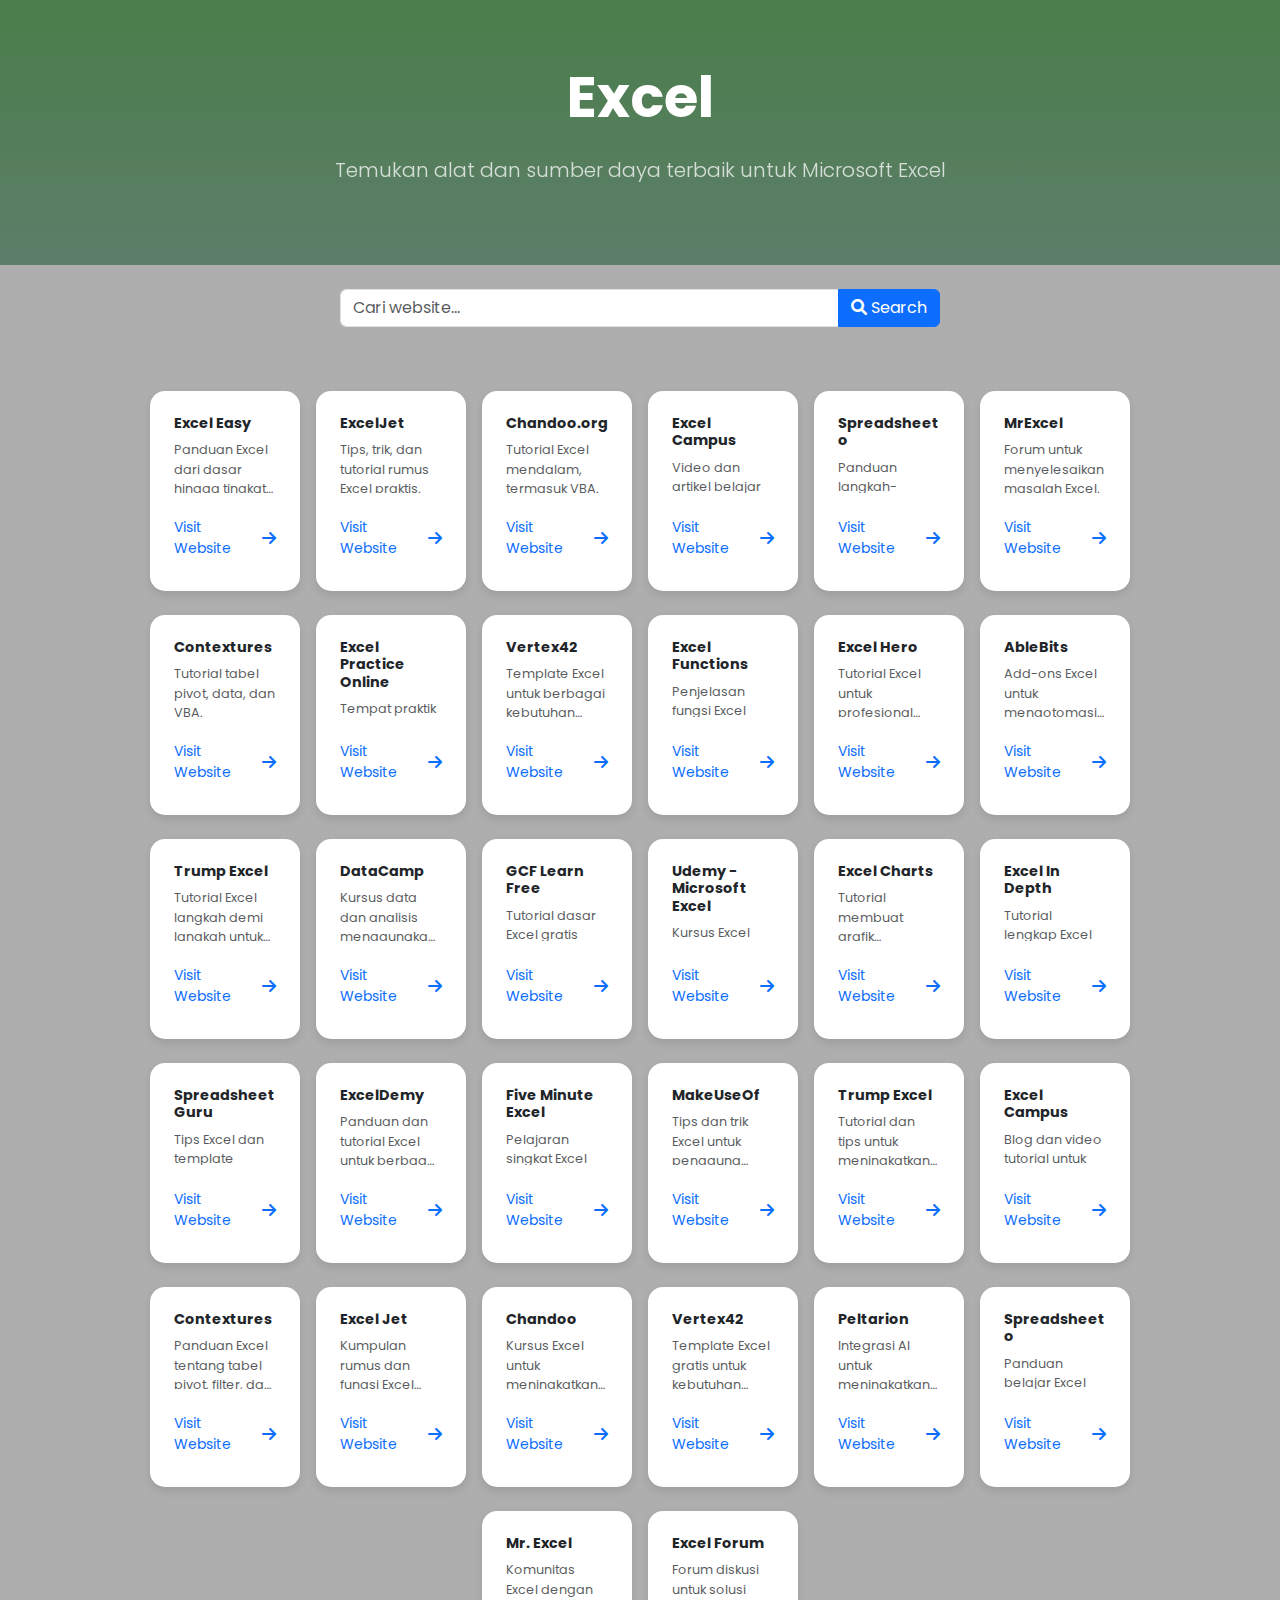
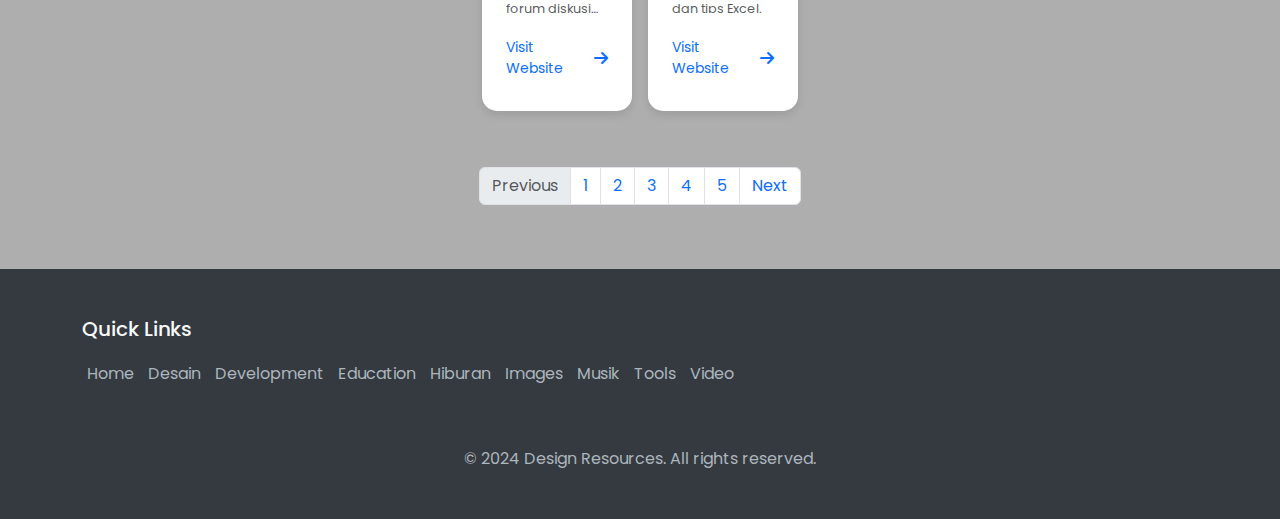
<file: exel/index.html>
<!DOCTYPE html>
<html lang="en">
  <head>
    <meta charset="UTF-8" />
    <meta name="viewport" content="width=device-width, initial-scale=1.0" />
    <title>Excel</title>
    <link
      href="https://cdn.jsdelivr.net/npm/bootstrap@5.3.2/dist/css/bootstrap.min.css"
      rel="stylesheet"
    />
    <link
      href="https://cdnjs.cloudflare.com/ajax/libs/font-awesome/6.0.0/css/all.min.css"
      rel="stylesheet"
    />
    <!-- Google Fonts -->
    <link rel="preconnect" href="https://fonts.googleapis.com" />
    <link rel="preconnect" href="https://fonts.gstatic.com" crossorigin />
    <link
      href="https://fonts.googleapis.com/css2?family=Poppins:wght@300;400;500;600;700&display=swap"
      rel="stylesheet"
    />
    <!-- link CSS -->
    <link rel="stylesheet" href="style.css" />
  </head>
  <body>
    <!-- Header -->
    <header class="text-white text-center">
      <div class="container">
        <h1 class="display-4 fw-bold mb-4">Excel</h1>
        <p class="lead opacity-75">
          Temukan alat dan sumber daya terbaik untuk Microsoft Excel
        </p>
      </div>
    </header>
    <!-- Search Box -->
    <!-- Add below header -->
    <form
      class="d-flex justify-content-center my-4"
      role="search"
      onsubmit="event.preventDefault();"
    >
      <div class="input-group w-50">
        <input
          type="search"
          class="form-control"
          placeholder="Cari website..."
          aria-label="Search"
          oninput="searchWebsites()"
        />
        <button
          class="btn btn-primary"
          type="button"
          onclick="searchWebsites()"
        >
          <i class="fas fa-search"></i> Search
        </button>
      </div>
    </form>
    <!-- Main Content -->
    <main class="container py-4">
      <div class="row g-2 d-flex flex-row flex-wrap justify-content-center">
        <!-- Card 1 -->
        <div class="col-6 col-sm-6 col-md-4 col-lg-2">
          <a
            href="https://www.excel-easy.com/"
            class="card-wrapper"
            target="_blank"
          >
            <div class="card mh-100%">
              <div class="card-body p-4">
                <h6 class="card-title fw-bold mb-2">Excel Easy</h6>
                <p class="card-text text-muted small">
                  Panduan Excel dari dasar hingga tingkat lanjut.
                </p>
                <div
                  class="d-flex align-items-center justify-content-between mt-2 mb-2"
                >
                  <span class="text-primary small">Visit Website</span>
                  <i class="fas fa-arrow-right arrow text-primary"></i>
                </div>
              </div>
            </div>
          </a>
        </div>

        <!-- Card 2 -->
        <!-- Card No. 2 -->
        <div class="col-6 col-sm-6 col-md-4 col-lg-2">
          <a href="https://exceljet.net/" class="card-wrapper" target="_blank">
            <div class="card mh-100%">
              <div class="card-body p-4">
                <h6 class="card-title fw-bold mb-2">ExcelJet</h6>
                <p class="card-text text-muted small">
                  Tips, trik, dan tutorial rumus Excel praktis.
                </p>
                <div
                  class="d-flex align-items-center justify-content-between mt-2 mb-2"
                >
                  <span class="text-primary small">Visit Website</span>
                  <i class="fas fa-arrow-right arrow text-primary"></i>
                </div>
              </div>
            </div>
          </a>
        </div>
        <!-- Card ini untuk website ExcelJet yang menyediakan tips praktis. -->

        <!-- Card No. 3 -->
        <div class="col-6 col-sm-6 col-md-4 col-lg-2">
          <a href="https://chandoo.org/" class="card-wrapper" target="_blank">
            <div class="card mh-100%">
              <div class="card-body p-4">
                <h6 class="card-title fw-bold mb-2">Chandoo.org</h6>
                <p class="card-text text-muted small">
                  Tutorial Excel mendalam, termasuk VBA.
                </p>
                <div
                  class="d-flex align-items-center justify-content-between mt-2 mb-2"
                >
                  <span class="text-primary small">Visit Website</span>
                  <i class="fas fa-arrow-right arrow text-primary"></i>
                </div>
              </div>
            </div>
          </a>
        </div>
        <!-- Card ini untuk Chandoo.org, fokus pada pembelajaran VBA. -->

        <!-- Card No. 4 -->
        <div class="col-6 col-sm-6 col-md-4 col-lg-2">
          <a
            href="https://www.excelcampus.com/"
            class="card-wrapper"
            target="_blank"
          >
            <div class="card mh-100%">
              <div class="card-body p-4">
                <h6 class="card-title fw-bold mb-2">Excel Campus</h6>
                <p class="card-text text-muted small">
                  Video dan artikel belajar Excel.
                </p>
                <div
                  class="d-flex align-items-center justify-content-between mt-2 mb-2"
                >
                  <span class="text-primary small">Visit Website</span>
                  <i class="fas fa-arrow-right arrow text-primary"></i>
                </div>
              </div>
            </div>
          </a>
        </div>
        <!-- Card ini untuk Excel Campus, sangat cocok untuk pembelajaran melalui video. -->

        <!-- Card No. 5 -->
        <div class="col-6 col-sm-6 col-md-4 col-lg-2">
          <a
            href="https://spreadsheeto.com/"
            class="card-wrapper"
            target="_blank"
          >
            <div class="card mh-100%">
              <div class="card-body p-4">
                <h6 class="card-title fw-bold mb-2">Spreadsheeto</h6>
                <p class="card-text text-muted small">
                  Panduan langkah-langkah menguasai Excel.
                </p>
                <div
                  class="d-flex align-items-center justify-content-between mt-2 mb-2"
                >
                  <span class="text-primary small">Visit Website</span>
                  <i class="fas fa-arrow-right arrow text-primary"></i>
                </div>
              </div>
            </div>
          </a>
        </div>
        <!-- Card ini menyoroti Spreadsheeto, fokus pada tutorial mendetail. -->

        <!-- Card No. 6 -->
        <div class="col-6 col-sm-6 col-md-4 col-lg-2">
          <a
            href="https://www.mrexcel.com/"
            class="card-wrapper"
            target="_blank"
          >
            <div class="card mh-100%">
              <div class="card-body p-4">
                <h6 class="card-title fw-bold mb-2">MrExcel</h6>
                <p class="card-text text-muted small">
                  Forum untuk menyelesaikan masalah Excel.
                </p>
                <div
                  class="d-flex align-items-center justify-content-between mt-2 mb-2"
                >
                  <span class="text-primary small">Visit Website</span>
                  <i class="fas fa-arrow-right arrow text-primary"></i>
                </div>
              </div>
            </div>
          </a>
        </div>
        <!-- Card ini untuk MrExcel, tempat berdiskusi masalah Excel. -->

        <!-- Card No. 7 -->
        <div class="col-6 col-sm-6 col-md-4 col-lg-2">
          <a
            href="https://www.contextures.com/"
            class="card-wrapper"
            target="_blank"
          >
            <div class="card mh-100%">
              <div class="card-body p-4">
                <h6 class="card-title fw-bold mb-2">Contextures</h6>
                <p class="card-text text-muted small">
                  Tutorial tabel pivot, data, dan VBA.
                </p>
                <div
                  class="d-flex align-items-center justify-content-between mt-2 mb-2"
                >
                  <span class="text-primary small">Visit Website</span>
                  <i class="fas fa-arrow-right arrow text-primary"></i>
                </div>
              </div>
            </div>
          </a>
        </div>
        <!-- Card ini membahas Contextures, sangat bermanfaat untuk tabel pivot. -->

        <!-- Tambahan website lainnya -->

        <div class="col-6 col-sm-6 col-md-4 col-lg-2">
          <a
            href="https://excel-practice-online.com/"
            class="card-wrapper"
            target="_blank"
          >
            <div class="card mh-100%">
              <div class="card-body p-4">
                <h6 class="card-title fw-bold mb-2">Excel Practice Online</h6>
                <p class="card-text text-muted small">
                  Tempat praktik langsung fungsi Excel secara online.
                </p>
                <div
                  class="d-flex align-items-center justify-content-between mt-2 mb-2"
                >
                  <span class="text-primary small">Visit Website</span>
                  <i class="fas fa-arrow-right arrow text-primary"></i>
                </div>
              </div>
            </div>
          </a>
        </div>
        <!-- Card ini membantu pemula untuk mempraktikkan fungsi Excel. -->

        <!-- Card No. 8 -->
        <div class="col-6 col-sm-6 col-md-4 col-lg-2">
          <a
            href="https://www.vertex42.com/"
            class="card-wrapper"
            target="_blank"
          >
            <div class="card mh-100%">
              <div class="card-body p-4">
                <h6 class="card-title fw-bold mb-2">Vertex42</h6>
                <p class="card-text text-muted small">
                  Template Excel untuk berbagai kebutuhan profesional.
                </p>
                <div
                  class="d-flex align-items-center justify-content-between mt-2 mb-2"
                >
                  <span class="text-primary small">Visit Website</span>
                  <i class="fas fa-arrow-right arrow text-primary"></i>
                </div>
              </div>
            </div>
          </a>
        </div>
        <!-- Card ini menyediakan template Excel yang membantu pekerjaan. -->

        <!-- Card No. 9 -->
        <div class="col-6 col-sm-6 col-md-4 col-lg-2">
          <a
            href="https://excelfunctions.net/"
            class="card-wrapper"
            target="_blank"
          >
            <div class="card mh-100%">
              <div class="card-body p-4">
                <h6 class="card-title fw-bold mb-2">Excel Functions</h6>
                <p class="card-text text-muted small">
                  Penjelasan fungsi Excel secara mendalam.
                </p>
                <div
                  class="d-flex align-items-center justify-content-between mt-2 mb-2"
                >
                  <span class="text-primary small">Visit Website</span>
                  <i class="fas fa-arrow-right arrow text-primary"></i>
                </div>
              </div>
            </div>
          </a>
        </div>
        <!-- Card ini menjelaskan fungsi-fungsi penting dalam Excel. -->

        <!-- Card No. 10 -->
        <div class="col-6 col-sm-6 col-md-4 col-lg-2">
          <a
            href="https://www.excelhero.com/"
            class="card-wrapper"
            target="_blank"
          >
            <div class="card mh-100%">
              <div class="card-body p-4">
                <h6 class="card-title fw-bold mb-2">Excel Hero</h6>
                <p class="card-text text-muted small">
                  Tutorial Excel untuk profesional dan tips VBA.
                </p>
                <div
                  class="d-flex align-items-center justify-content-between mt-2 mb-2"
                >
                  <span class="text-primary small">Visit Website</span>
                  <i class="fas fa-arrow-right arrow text-primary"></i>
                </div>
              </div>
            </div>
          </a>
        </div>
        <!-- Card ini cocok untuk belajar VBA bagi yang ingin mendalami Excel. -->

        <!-- Card No. 11 -->
        <div class="col-6 col-sm-6 col-md-4 col-lg-2">
          <a
            href="https://www.ablebits.com/"
            class="card-wrapper"
            target="_blank"
          >
            <div class="card mh-100%">
              <div class="card-body p-4">
                <h6 class="card-title fw-bold mb-2">AbleBits</h6>
                <p class="card-text text-muted small">
                  Add-ons Excel untuk mengotomasi tugas.
                </p>
                <div
                  class="d-flex align-items-center justify-content-between mt-2 mb-2"
                >
                  <span class="text-primary small">Visit Website</span>
                  <i class="fas fa-arrow-right arrow text-primary"></i>
                </div>
              </div>
            </div>
          </a>
        </div>
        <!-- Card ini menawarkan add-ons untuk meningkatkan efisiensi kerja di Excel. -->

        <!-- Card No. 12 -->
        <div class="col-6 col-sm-6 col-md-4 col-lg-2">
          <a
            href="https://trumpexcel.com/"
            class="card-wrapper"
            target="_blank"
          >
            <div class="card mh-100%">
              <div class="card-body p-4">
                <h6 class="card-title fw-bold mb-2">Trump Excel</h6>
                <p class="card-text text-muted small">
                  Tutorial Excel langkah demi langkah untuk pemula.
                </p>
                <div
                  class="d-flex align-items-center justify-content-between mt-2 mb-2"
                >
                  <span class="text-primary small">Visit Website</span>
                  <i class="fas fa-arrow-right arrow text-primary"></i>
                </div>
              </div>
            </div>
          </a>
        </div>
        <!-- Card ini cocok untuk pemula yang ingin belajar Excel secara terstruktur. -->

        <!-- Card No. 13 -->
        <div class="col-6 col-sm-6 col-md-4 col-lg-2">
          <a
            href="https://www.datacamp.com/"
            class="card-wrapper"
            target="_blank"
          >
            <div class="card mh-100%">
              <div class="card-body p-4">
                <h6 class="card-title fw-bold mb-2">DataCamp</h6>
                <p class="card-text text-muted small">
                  Kursus data dan analisis menggunakan Excel.
                </p>
                <div
                  class="d-flex align-items-center justify-content-between mt-2 mb-2"
                >
                  <span class="text-primary small">Visit Website</span>
                  <i class="fas fa-arrow-right arrow text-primary"></i>
                </div>
              </div>
            </div>
          </a>
        </div>
        <!-- Card ini membantu dalam belajar analisis data menggunakan Excel. -->

        <!-- Card No. 14 -->
        <div class="col-6 col-sm-6 col-md-4 col-lg-2">
          <a
            href="https://www.gcflearnfree.org/excel/"
            class="card-wrapper"
            target="_blank"
          >
            <div class="card mh-100%">
              <div class="card-body p-4">
                <h6 class="card-title fw-bold mb-2">GCF Learn Free</h6>
                <p class="card-text text-muted small">
                  Tutorial dasar Excel gratis untuk pemula.
                </p>
                <div
                  class="d-flex align-items-center justify-content-between mt-2 mb-2"
                >
                  <span class="text-primary small">Visit Website</span>
                  <i class="fas fa-arrow-right arrow text-primary"></i>
                </div>
              </div>
            </div>
          </a>
        </div>
        <!-- Card ini menyediakan tutorial dasar Excel secara gratis. -->

        <!-- Card No. 15 -->
        <div class="col-6 col-sm-6 col-md-4 col-lg-2">
          <a
            href="https://www.udemy.com/topic/microsoft-excel/"
            class="card-wrapper"
            target="_blank"
          >
            <div class="card mh-100%">
              <div class="card-body p-4">
                <h6 class="card-title fw-bold mb-2">Udemy - Microsoft Excel</h6>
                <p class="card-text text-muted small">
                  Kursus Excel mulai dari dasar hingga profesional.
                </p>
                <div
                  class="d-flex align-items-center justify-content-between mt-2 mb-2"
                >
                  <span class="text-primary small">Visit Website</span>
                  <i class="fas fa-arrow-right arrow text-primary"></i>
                </div>
              </div>
            </div>
          </a>
        </div>
        <!-- Card ini untuk kursus Excel di platform Udemy. -->

        <!-- Card No. 16 -->
        <div class="col-6 col-sm-6 col-md-4 col-lg-2">
          <a
            href="https://www.excelcharts.com/"
            class="card-wrapper"
            target="_blank"
          >
            <div class="card mh-100%">
              <div class="card-body p-4">
                <h6 class="card-title fw-bold mb-2">Excel Charts</h6>
                <p class="card-text text-muted small">
                  Tutorial membuat grafik profesional di Excel.
                </p>
                <div
                  class="d-flex align-items-center justify-content-between mt-2 mb-2"
                >
                  <span class="text-primary small">Visit Website</span>
                  <i class="fas fa-arrow-right arrow text-primary"></i>
                </div>
              </div>
            </div>
          </a>
        </div>
        <!-- Card ini membantu pengguna belajar membuat grafik di Excel. -->

        <!-- Card No. 17 -->
        <div class="col-6 col-sm-6 col-md-4 col-lg-2">
          <a
            href="https://www.excelindepth.com/"
            class="card-wrapper"
            target="_blank"
          >
            <div class="card mh-100%">
              <div class="card-body p-4">
                <h6 class="card-title fw-bold mb-2">Excel In Depth</h6>
                <p class="card-text text-muted small">
                  Tutorial lengkap Excel dari dasar hingga lanjutan.
                </p>
                <div
                  class="d-flex align-items-center justify-content-between mt-2 mb-2"
                >
                  <span class="text-primary small">Visit Website</span>
                  <i class="fas fa-arrow-right arrow text-primary"></i>
                </div>
              </div>
            </div>
          </a>
        </div>
        <!-- Card ini cocok untuk belajar Excel secara mendalam. -->

        <!-- Card No. 18 -->
        <div class="col-6 col-sm-6 col-md-4 col-lg-2">
          <a
            href="https://www.thespreadsheetguru.com/"
            class="card-wrapper"
            target="_blank"
          >
            <div class="card mh-100%">
              <div class="card-body p-4">
                <h6 class="card-title fw-bold mb-2">Spreadsheet Guru</h6>
                <p class="card-text text-muted small">
                  Tips Excel dan template spreadsheet siap pakai.
                </p>
                <div
                  class="d-flex align-items-center justify-content-between mt-2 mb-2"
                >
                  <span class="text-primary small">Visit Website</span>
                  <i class="fas fa-arrow-right arrow text-primary"></i>
                </div>
              </div>
            </div>
          </a>
        </div>
        <!-- Card ini menawarkan tips praktis dan template Excel siap pakai. -->

        <!-- Card No. 19 -->
        <div class="col-6 col-sm-6 col-md-4 col-lg-2">
          <a href="https://exceldemy.com/" class="card-wrapper" target="_blank">
            <div class="card mh-100%">
              <div class="card-body p-4">
                <h6 class="card-title fw-bold mb-2">ExcelDemy</h6>
                <p class="card-text text-muted small">
                  Panduan dan tutorial Excel untuk berbagai kebutuhan.
                </p>
                <div
                  class="d-flex align-items-center justify-content-between mt-2 mb-2"
                >
                  <span class="text-primary small">Visit Website</span>
                  <i class="fas fa-arrow-right arrow text-primary"></i>
                </div>
              </div>
            </div>
          </a>
        </div>
        <!-- Card ini cocok untuk kebutuhan tutorial Excel yang spesifik. -->

        <!-- Card No. 20 -->
        <div class="col-6 col-sm-6 col-md-4 col-lg-2">
          <a
            href="https://fiveminuteexcel.com/"
            class="card-wrapper"
            target="_blank"
          >
            <div class="card mh-100%">
              <div class="card-body p-4">
                <h6 class="card-title fw-bold mb-2">Five Minute Excel</h6>
                <p class="card-text text-muted small">
                  Pelajaran singkat Excel dalam lima menit.
                </p>
                <div
                  class="d-flex align-items-center justify-content-between mt-2 mb-2"
                >
                  <span class="text-primary small">Visit Website</span>
                  <i class="fas fa-arrow-right arrow text-primary"></i>
                </div>
              </div>
            </div>
          </a>
        </div>
        <!-- Card ini sangat berguna untuk belajar Excel dengan cepat. -->

        <!-- Tambahan hingga Card No. 30 -->
        <div class="col-6 col-sm-6 col-md-4 col-lg-2">
          <a
            href="https://www.makeuseof.com/tag/excel/"
            class="card-wrapper"
            target="_blank"
          >
            <div class="card mh-100%">
              <div class="card-body p-4">
                <h6 class="card-title fw-bold mb-2">MakeUseOf</h6>
                <p class="card-text text-muted small">
                  Tips dan trik Excel untuk pengguna semua level.
                </p>
                <div
                  class="d-flex align-items-center justify-content-between mt-2 mb-2"
                >
                  <span class="text-primary small">Visit Website</span>
                  <i class="fas fa-arrow-right arrow text-primary"></i>
                </div>
              </div>
            </div>
          </a>
        </div>
        <!-- Card ini memberikan tips yang sering diabaikan. -->

        <!-- Card No. 21 -->
        <div class="col-6 col-sm-6 col-md-4 col-lg-2">
          <a
            href="https://trumpexcel.com/"
            class="card-wrapper"
            target="_blank"
          >
            <div class="card mh-100%">
              <div class="card-body p-4">
                <h6 class="card-title fw-bold mb-2">Trump Excel</h6>
                <p class="card-text text-muted small">
                  Tutorial dan tips untuk meningkatkan produktivitas Excel.
                </p>
                <div
                  class="d-flex align-items-center justify-content-between mt-2 mb-2"
                >
                  <span class="text-primary small">Visit Website</span>
                  <i class="fas fa-arrow-right arrow text-primary"></i>
                </div>
              </div>
            </div>
          </a>
        </div>
        <!-- Card ini sangat berguna untuk mempelajari trik Excel yang canggih. -->

        <!-- Card No. 22 -->
        <div class="col-6 col-sm-6 col-md-4 col-lg-2">
          <a
            href="https://www.excelcampus.com/"
            class="card-wrapper"
            target="_blank"
          >
            <div class="card mh-100%">
              <div class="card-body p-4">
                <h6 class="card-title fw-bold mb-2">Excel Campus</h6>
                <p class="card-text text-muted small">
                  Blog dan video tutorial untuk berbagai keahlian Excel.
                </p>
                <div
                  class="d-flex align-items-center justify-content-between mt-2 mb-2"
                >
                  <span class="text-primary small">Visit Website</span>
                  <i class="fas fa-arrow-right arrow text-primary"></i>
                </div>
              </div>
            </div>
          </a>
        </div>
        <!-- Card ini ideal untuk belajar Excel melalui blog dan video. -->

        <!-- Card No. 23 -->
        <div class="col-6 col-sm-6 col-md-4 col-lg-2">
          <a
            href="https://www.contextures.com/"
            class="card-wrapper"
            target="_blank"
          >
            <div class="card mh-100%">
              <div class="card-body p-4">
                <h6 class="card-title fw-bold mb-2">Contextures</h6>
                <p class="card-text text-muted small">
                  Panduan Excel tentang tabel pivot, filter, dan banyak lagi.
                </p>
                <div
                  class="d-flex align-items-center justify-content-between mt-2 mb-2"
                >
                  <span class="text-primary small">Visit Website</span>
                  <i class="fas fa-arrow-right arrow text-primary"></i>
                </div>
              </div>
            </div>
          </a>
        </div>
        <!-- Card ini membantu memahami tabel pivot dan fitur lanjutan Excel. -->

        <!-- Card No. 24 -->
        <div class="col-6 col-sm-6 col-md-4 col-lg-2">
          <a href="https://exceljet.net/" class="card-wrapper" target="_blank">
            <div class="card mh-100%">
              <div class="card-body p-4">
                <h6 class="card-title fw-bold mb-2">Excel Jet</h6>
                <p class="card-text text-muted small">
                  Kumpulan rumus dan fungsi Excel yang ringkas.
                </p>
                <div
                  class="d-flex align-items-center justify-content-between mt-2 mb-2"
                >
                  <span class="text-primary small">Visit Website</span>
                  <i class="fas fa-arrow-right arrow text-primary"></i>
                </div>
              </div>
            </div>
          </a>
        </div>
        <!-- Card ini cocok untuk mencari referensi rumus Excel dengan cepat. -->

        <!-- Card No. 25 -->
        <div class="col-6 col-sm-6 col-md-4 col-lg-2">
          <a
            href="https://www.chandoo.org/"
            class="card-wrapper"
            target="_blank"
          >
            <div class="card mh-100%">
              <div class="card-body p-4">
                <h6 class="card-title fw-bold mb-2">Chandoo</h6>
                <p class="card-text text-muted small">
                  Kursus Excel untuk meningkatkan keterampilan profesional.
                </p>
                <div
                  class="d-flex align-items-center justify-content-between mt-2 mb-2"
                >
                  <span class="text-primary small">Visit Website</span>
                  <i class="fas fa-arrow-right arrow text-primary"></i>
                </div>
              </div>
            </div>
          </a>
        </div>
        <!-- Card ini membantu meningkatkan kemampuan Excel secara profesional. -->

        <!-- Card No. 26 -->
        <div class="col-6 col-sm-6 col-md-4 col-lg-2">
          <a
            href="https://www.vertex42.com/"
            class="card-wrapper"
            target="_blank"
          >
            <div class="card mh-100%">
              <div class="card-body p-4">
                <h6 class="card-title fw-bold mb-2">Vertex42</h6>
                <p class="card-text text-muted small">
                  Template Excel gratis untuk kebutuhan bisnis dan personal.
                </p>
                <div
                  class="d-flex align-items-center justify-content-between mt-2 mb-2"
                >
                  <span class="text-primary small">Visit Website</span>
                  <i class="fas fa-arrow-right arrow text-primary"></i>
                </div>
              </div>
            </div>
          </a>
        </div>
        <!-- Card ini menyediakan template siap pakai untuk berbagai kebutuhan. -->

        <!-- Card No. 27 -->
        <div class="col-6 col-sm-6 col-md-4 col-lg-2">
          <a
            href="https://www.peltarion.com/"
            class="card-wrapper"
            target="_blank"
          >
            <div class="card mh-100%">
              <div class="card-body p-4">
                <h6 class="card-title fw-bold mb-2">Peltarion</h6>
                <p class="card-text text-muted small">
                  Integrasi AI untuk meningkatkan penggunaan Excel.
                </p>
                <div
                  class="d-flex align-items-center justify-content-between mt-2 mb-2"
                >
                  <span class="text-primary small">Visit Website</span>
                  <i class="fas fa-arrow-right arrow text-primary"></i>
                </div>
              </div>
            </div>
          </a>
        </div>
        <!-- Card ini memperkenalkan integrasi AI dengan Excel. -->

        <!-- Card No. 28 -->
        <div class="col-6 col-sm-6 col-md-4 col-lg-2">
          <a
            href="https://www.spreadsheeto.com/"
            class="card-wrapper"
            target="_blank"
          >
            <div class="card mh-100%">
              <div class="card-body p-4">
                <h6 class="card-title fw-bold mb-2">Spreadsheeto</h6>
                <p class="card-text text-muted small">
                  Panduan belajar Excel untuk meningkatkan produktivitas.
                </p>
                <div
                  class="d-flex align-items-center justify-content-between mt-2 mb-2"
                >
                  <span class="text-primary small">Visit Website</span>
                  <i class="fas fa-arrow-right arrow text-primary"></i>
                </div>
              </div>
            </div>
          </a>
        </div>
        <!-- Card ini berisi panduan untuk meningkatkan efisiensi dalam Excel. -->

        <!-- Card No. 29 -->
        <div class="col-6 col-sm-6 col-md-4 col-lg-2">
          <a href="https://mrexcel.com/" class="card-wrapper" target="_blank">
            <div class="card mh-100%">
              <div class="card-body p-4">
                <h6 class="card-title fw-bold mb-2">Mr. Excel</h6>
                <p class="card-text text-muted small">
                  Komunitas Excel dengan forum diskusi dan solusi praktis.
                </p>
                <div
                  class="d-flex align-items-center justify-content-between mt-2 mb-2"
                >
                  <span class="text-primary small">Visit Website</span>
                  <i class="fas fa-arrow-right arrow text-primary"></i>
                </div>
              </div>
            </div>
          </a>
        </div>
        <!-- Card ini menghubungkan Anda dengan komunitas Excel global. -->

        <!-- Card No. 30 -->
        <div class="col-6 col-sm-6 col-md-4 col-lg-2">
          <a
            href="https://excelforum.com/"
            class="card-wrapper"
            target="_blank"
          >
            <div class="card mh-100%">
              <div class="card-body p-4">
                <h6 class="card-title fw-bold mb-2">Excel Forum</h6>
                <p class="card-text text-muted small">
                  Forum diskusi untuk solusi dan tips Excel.
                </p>
                <div
                  class="d-flex align-items-center justify-content-between mt-2 mb-2"
                >
                  <span class="text-primary small">Visit Website</span>
                  <i class="fas fa-arrow-right arrow text-primary"></i>
                </div>
              </div>
            </div>
          </a>
        </div>
        <!-- Card ini memberikan ruang diskusi untuk belajar dari sesama pengguna. -->
      </div>
    </main>

    <!-- page nations -->
    <nav aria-label="Page navigation example">
      <ul class="pagination justify-content-center mt-3">
        <li class="page-item disabled">
          <a class="page-link">Previous</a>
        </li>
        <li class="page-item"><a class="page-link" href="#">1</a></li>
        <li class="page-item"><a class="page-link" href="#">2</a></li>
        <li class="page-item"><a class="page-link" href="#">3</a></li>
        <li class="page-item"><a class="page-link" href="#">4</a></li>
        <li class="page-item"><a class="page-link" href="#">5</a></li>
        <li class="page-item">
          <a class="page-link" href="#">Next</a>
        </li>
      </ul>
    </nav>

    <!-- Footer -->
    <footer class="footer">
      <div class="container">
        <div class="footer-content">
          <!-- Quick Links -->
          <div class="footer-section">
            <h5>Quick Links</h5>
            <a href="..//home.html">Home</a>
            <a href="../design/index.html">Desain</a>
            <a href="../developments/index.html">Development</a>
            <a href="../education/index.html">Education</a>
            <a href="../hiburan/index.html">Hiburan</a>
            <a href="../images/index.html">Images</a>
            <a href="../musik/index.html">Musik</a>
            <a href="../tools/index.html">Tools</a>
            <a href="../video/index.html">Video</a>
          </div>

          <!-- Social Links -->
        </div>
        <!-- Copyright -->
        <div class="footer-bottom">
          <p>&copy; 2024 Design Resources. All rights reserved.</p>
        </div>
      </div>
    </footer>

    <script src="script.js"></script>
    <script src="https://cdn.jsdelivr.net/npm/bootstrap@5.3.2/dist/js/bootstrap.bundle.min.js"></script>
  </body>
</html>
</file>
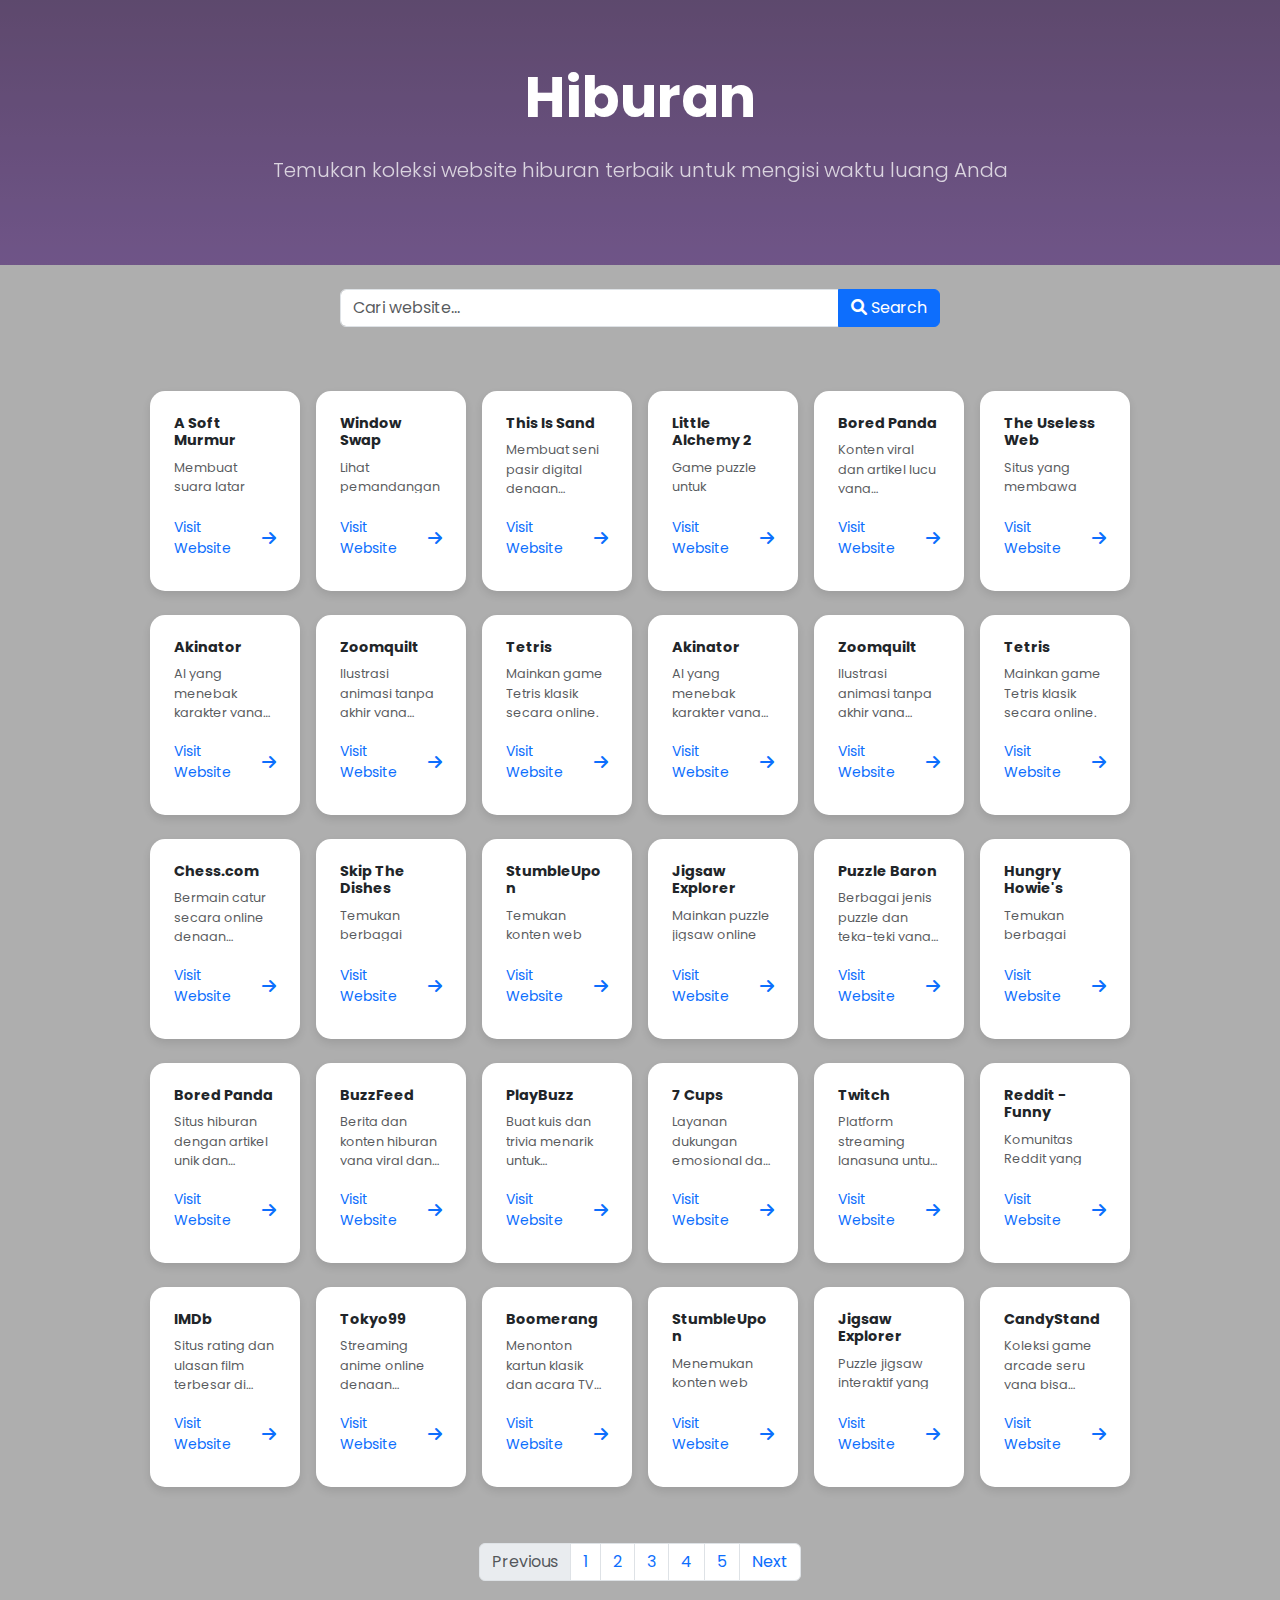
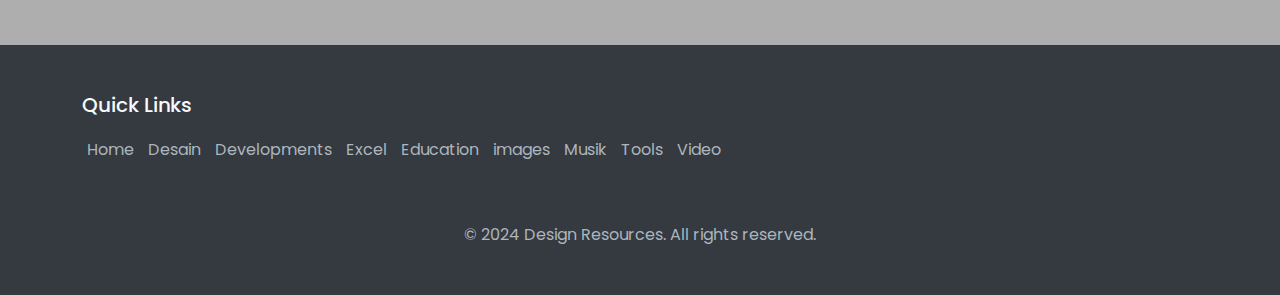
<file: hiburan/index.html>
<!DOCTYPE html>
<html lang="en">
  <head>
    <meta charset="UTF-8" />
    <meta name="viewport" content="width=device-width, initial-scale=1.0" />
    <title>Hiburan</title>
    <link
      href="https://cdn.jsdelivr.net/npm/bootstrap@5.3.2/dist/css/bootstrap.min.css"
      rel="stylesheet"
    />
    <link
      href="https://cdnjs.cloudflare.com/ajax/libs/font-awesome/6.0.0/css/all.min.css"
      rel="stylesheet"
    />
    <!-- Google Fonts -->
    <link rel="preconnect" href="https://fonts.googleapis.com" />
    <link rel="preconnect" href="https://fonts.gstatic.com" crossorigin />
    <link
      href="https://fonts.googleapis.com/css2?family=Poppins:wght@300;400;500;600;700&display=swap"
      rel="stylesheet"
    />
    <!-- link CSS -->
    <link rel="stylesheet" href="style.css" />
  </head>
  <body>
    <!-- Header -->
    <header class="text-white text-center">
      <div class="container">
        <h1 class="display-4 fw-bold mb-4">Hiburan</h1>
        <p class="lead opacity-75">
          Temukan koleksi website hiburan terbaik untuk mengisi waktu luang Anda
        </p>
      </div>
    </header>
    <!-- Search Box -->
    <!-- Add below header -->
    <form
      class="d-flex justify-content-center my-4"
      role="search"
      onsubmit="event.preventDefault();"
    >
      <div class="input-group w-50">
        <input
          type="search"
          class="form-control"
          placeholder="Cari website..."
          aria-label="Search"
          oninput="searchWebsites()"
        />
        <button
          class="btn btn-primary"
          type="button"
          onclick="searchWebsites()"
        >
          <i class="fas fa-search"></i> Search
        </button>
      </div>
    </form>
    <!-- Main Content -->
    <main class="container py-4">
      <div class="row g-2 d-flex flex-row flex-wrap justify-content-center">
        <!-- Card 1 -->
        <div class="col-6 col-sm-6 col-md-4 col-lg-2">
          <a
            href="https://asoftmurmur.com/"
            class="card-wrapper"
            target="_blank"
          >
            <div class="card mh-100%">
              <div class="card-body p-4">
                <h6 class="card-title fw-bold mb-2">A Soft Murmur</h6>
                <p class="card-text text-muted small">
                  Membuat suara latar untuk relaksasi seperti hujan, angin, dan
                  suara alam lainnya.
                </p>
                <div
                  class="d-flex align-items-center justify-content-between mt-2 mb-2"
                >
                  <span class="text-primary small">Visit Website</span>
                  <i class="fas fa-arrow-right arrow text-primary"></i>
                </div>
              </div>
            </div>
          </a>
        </div>

        <div class="col-6 col-sm-6 col-md-4 col-lg-2">
          <a
            href="https://window-swap.com/"
            class="card-wrapper"
            target="_blank"
          >
            <div class="card mh-100%">
              <div class="card-body p-4">
                <h6 class="card-title fw-bold mb-2">Window Swap</h6>
                <p class="card-text text-muted small">
                  Lihat pemandangan dari jendela orang lain di seluruh dunia.
                </p>
                <div
                  class="d-flex align-items-center justify-content-between mt-2 mb-2"
                >
                  <span class="text-primary small">Visit Website</span>
                  <i class="fas fa-arrow-right arrow text-primary"></i>
                </div>
              </div>
            </div>
          </a>
        </div>

        <div class="col-6 col-sm-6 col-md-4 col-lg-2">
          <a
            href="https://thisissand.com/"
            class="card-wrapper"
            target="_blank"
          >
            <div class="card mh-100%">
              <div class="card-body p-4">
                <h6 class="card-title fw-bold mb-2">This Is Sand</h6>
                <p class="card-text text-muted small">
                  Membuat seni pasir digital dengan berbagai warna dan efek.
                </p>
                <div
                  class="d-flex align-items-center justify-content-between mt-2 mb-2"
                >
                  <span class="text-primary small">Visit Website</span>
                  <i class="fas fa-arrow-right arrow text-primary"></i>
                </div>
              </div>
            </div>
          </a>
        </div>

        <div class="col-6 col-sm-6 col-md-4 col-lg-2">
          <a
            href="https://littlealchemy2.com/"
            class="card-wrapper"
            target="_blank"
          >
            <div class="card mh-100%">
              <div class="card-body p-4">
                <h6 class="card-title fw-bold mb-2">Little Alchemy 2</h6>
                <p class="card-text text-muted small">
                  Game puzzle untuk menggabungkan elemen menjadi objek baru.
                </p>
                <div
                  class="d-flex align-items-center justify-content-between mt-2 mb-2"
                >
                  <span class="text-primary small">Visit Website</span>
                  <i class="fas fa-arrow-right arrow text-primary"></i>
                </div>
              </div>
            </div>
          </a>
        </div>

        <div class="col-6 col-sm-6 col-md-4 col-lg-2">
          <a
            href="https://www.boredpanda.com/"
            class="card-wrapper"
            target="_blank"
          >
            <div class="card mh-100%">
              <div class="card-body p-4">
                <h6 class="card-title fw-bold mb-2">Bored Panda</h6>
                <p class="card-text text-muted small">
                  Konten viral dan artikel lucu yang menghibur.
                </p>
                <div
                  class="d-flex align-items-center justify-content-between mt-2 mb-2"
                >
                  <span class="text-primary small">Visit Website</span>
                  <i class="fas fa-arrow-right arrow text-primary"></i>
                </div>
              </div>
            </div>
          </a>
        </div>

        <div class="col-6 col-sm-6 col-md-4 col-lg-2">
          <a
            href="https://theuselessweb.com/"
            class="card-wrapper"
            target="_blank"
          >
            <div class="card mh-100%">
              <div class="card-body p-4">
                <h6 class="card-title fw-bold mb-2">The Useless Web</h6>
                <p class="card-text text-muted small">
                  Situs yang membawa Anda ke halaman acak yang lucu atau aneh.
                </p>
                <div
                  class="d-flex align-items-center justify-content-between mt-2 mb-2"
                >
                  <span class="text-primary small">Visit Website</span>
                  <i class="fas fa-arrow-right arrow text-primary"></i>
                </div>
              </div>
            </div>
          </a>
        </div>

        <div class="col-6 col-sm-6 col-md-4 col-lg-2">
          <a
            href="https://www.akinator.com/"
            class="card-wrapper"
            target="_blank"
          >
            <div class="card mh-100%">
              <div class="card-body p-4">
                <h6 class="card-title fw-bold mb-2">Akinator</h6>
                <p class="card-text text-muted small">
                  AI yang menebak karakter yang Anda pikirkan.
                </p>
                <div
                  class="d-flex align-items-center justify-content-between mt-2 mb-2"
                >
                  <span class="text-primary small">Visit Website</span>
                  <i class="fas fa-arrow-right arrow text-primary"></i>
                </div>
              </div>
            </div>
          </a>
        </div>

        <div class="col-6 col-sm-6 col-md-4 col-lg-2">
          <a href="https://zoomquilt.org/" class="card-wrapper" target="_blank">
            <div class="card mh-100%">
              <div class="card-body p-4">
                <h6 class="card-title fw-bold mb-2">Zoomquilt</h6>
                <p class="card-text text-muted small">
                  Ilustrasi animasi tanpa akhir yang memungkinkan Anda
                  menjelajahinya.
                </p>
                <div
                  class="d-flex align-items-center justify-content-between mt-2 mb-2"
                >
                  <span class="text-primary small">Visit Website</span>
                  <i class="fas fa-arrow-right arrow text-primary"></i>
                </div>
              </div>
            </div>
          </a>
        </div>

        <div class="col-6 col-sm-6 col-md-4 col-lg-2">
          <a
            href="https://www.tetris.com/play-tetris"
            class="card-wrapper"
            target="_blank"
          >
            <div class="card mh-100%">
              <div class="card-body p-4">
                <h6 class="card-title fw-bold mb-2">Tetris</h6>
                <p class="card-text text-muted small">
                  Mainkan game Tetris klasik secara online.
                </p>
                <div
                  class="d-flex align-items-center justify-content-between mt-2 mb-2"
                >
                  <span class="text-primary small">Visit Website</span>
                  <i class="fas fa-arrow-right arrow text-primary"></i>
                </div>
              </div>
            </div>
          </a>
        </div>

        <div class="col-6 col-sm-6 col-md-4 col-lg-2">
          <a
            href="https://www.akinator.com/"
            class="card-wrapper"
            target="_blank"
          >
            <div class="card mh-100%">
              <div class="card-body p-4">
                <h6 class="card-title fw-bold mb-2">Akinator</h6>
                <p class="card-text text-muted small">
                  AI yang menebak karakter yang Anda pikirkan.
                </p>
                <div
                  class="d-flex align-items-center justify-content-between mt-2 mb-2"
                >
                  <span class="text-primary small">Visit Website</span>
                  <i class="fas fa-arrow-right arrow text-primary"></i>
                </div>
              </div>
            </div>
          </a>
          <!-- Card no 10: Akinator, game berbasis AI yang menebak karakter yang Anda pikirkan -->
        </div>

        <div class="col-6 col-sm-6 col-md-4 col-lg-2">
          <a href="https://zoomquilt.org/" class="card-wrapper" target="_blank">
            <div class="card mh-100%">
              <div class="card-body p-4">
                <h6 class="card-title fw-bold mb-2">Zoomquilt</h6>
                <p class="card-text text-muted small">
                  Ilustrasi animasi tanpa akhir yang memungkinkan Anda
                  menjelajahinya.
                </p>
                <div
                  class="d-flex align-items-center justify-content-between mt-2 mb-2"
                >
                  <span class="text-primary small">Visit Website</span>
                  <i class="fas fa-arrow-right arrow text-primary"></i>
                </div>
              </div>
            </div>
          </a>
          <!-- Card no 11: Zoomquilt, ilusi gambar yang bisa terus digulir tanpa akhir -->
        </div>

        <div class="col-6 col-sm-6 col-md-4 col-lg-2">
          <a
            href="https://www.tetris.com/play-tetris"
            class="card-wrapper"
            target="_blank"
          >
            <div class="card mh-100%">
              <div class="card-body p-4">
                <h6 class="card-title fw-bold mb-2">Tetris</h6>
                <p class="card-text text-muted small">
                  Mainkan game Tetris klasik secara online.
                </p>
                <div
                  class="d-flex align-items-center justify-content-between mt-2 mb-2"
                >
                  <span class="text-primary small">Visit Website</span>
                  <i class="fas fa-arrow-right arrow text-primary"></i>
                </div>
              </div>
            </div>
          </a>
          <!-- Card no 12: Tetris, game klasik puzzle dengan balok-balok untuk dipasang -->
        </div>

        <div class="col-6 col-sm-6 col-md-4 col-lg-2">
          <a href="https://www.chess.com/" class="card-wrapper" target="_blank">
            <div class="card mh-100%">
              <div class="card-body p-4">
                <h6 class="card-title fw-bold mb-2">Chess.com</h6>
                <p class="card-text text-muted small">
                  Bermain catur secara online dengan pemain dari seluruh dunia.
                </p>
                <div
                  class="d-flex align-items-center justify-content-between mt-2 mb-2"
                >
                  <span class="text-primary small">Visit Website</span>
                  <i class="fas fa-arrow-right arrow text-primary"></i>
                </div>
              </div>
            </div>
          </a>
          <!-- Card no 13: Chess.com, platform untuk bermain catur online -->
        </div>

        <div class="col-6 col-sm-6 col-md-4 col-lg-2">
          <a
            href="https://www.skipthedishes.com/"
            class="card-wrapper"
            target="_blank"
          >
            <div class="card mh-100%">
              <div class="card-body p-4">
                <h6 class="card-title fw-bold mb-2">Skip The Dishes</h6>
                <p class="card-text text-muted small">
                  Temukan berbagai hidangan yang bisa dipesan langsung ke rumah.
                </p>
                <div
                  class="d-flex align-items-center justify-content-between mt-2 mb-2"
                >
                  <span class="text-primary small">Visit Website</span>
                  <i class="fas fa-arrow-right arrow text-primary"></i>
                </div>
              </div>
            </div>
          </a>
          <!-- Card no 14: Skip The Dishes, layanan pengantaran makanan yang menghibur -->
        </div>

        <div class="col-6 col-sm-6 col-md-4 col-lg-2">
          <a
            href="https://www.stumbleupon.com/"
            class="card-wrapper"
            target="_blank"
          >
            <div class="card mh-100%">
              <div class="card-body p-4">
                <h6 class="card-title fw-bold mb-2">StumbleUpon</h6>
                <p class="card-text text-muted small">
                  Temukan konten web yang menarik secara acak.
                </p>
                <div
                  class="d-flex align-items-center justify-content-between mt-2 mb-2"
                >
                  <span class="text-primary small">Visit Website</span>
                  <i class="fas fa-arrow-right arrow text-primary"></i>
                </div>
              </div>
            </div>
          </a>
          <!-- Card no 15: StumbleUpon, platform penemuan konten yang memberi kejutan acak -->
        </div>

        <div class="col-6 col-sm-6 col-md-4 col-lg-2">
          <a
            href="https://www.jigsawexplorer.com/"
            class="card-wrapper"
            target="_blank"
          >
            <div class="card mh-100%">
              <div class="card-body p-4">
                <h6 class="card-title fw-bold mb-2">Jigsaw Explorer</h6>
                <p class="card-text text-muted small">
                  Mainkan puzzle jigsaw online dengan gambar-gambar menarik.
                </p>
                <div
                  class="d-flex align-items-center justify-content-between mt-2 mb-2"
                >
                  <span class="text-primary small">Visit Website</span>
                  <i class="fas fa-arrow-right arrow text-primary"></i>
                </div>
              </div>
            </div>
          </a>
          <!-- Card no 16: Jigsaw Explorer, situs puzzle jigsaw online -->
        </div>

        <div class="col-6 col-sm-6 col-md-4 col-lg-2">
          <a
            href="https://www.puzzlebaron.com/"
            class="card-wrapper"
            target="_blank"
          >
            <div class="card mh-100%">
              <div class="card-body p-4">
                <h6 class="card-title fw-bold mb-2">Puzzle Baron</h6>
                <p class="card-text text-muted small">
                  Berbagai jenis puzzle dan teka-teki yang menghibur dan
                  menantang.
                </p>
                <div
                  class="d-flex align-items-center justify-content-between mt-2 mb-2"
                >
                  <span class="text-primary small">Visit Website</span>
                  <i class="fas fa-arrow-right arrow text-primary"></i>
                </div>
              </div>
            </div>
          </a>
          <!-- Card no 17: Puzzle Baron, situs untuk bermain teka-teki yang seru -->
        </div>

        <div class="col-6 col-sm-6 col-md-4 col-lg-2">
          <a
            href="https://www.hungryhowie.com/"
            class="card-wrapper"
            target="_blank"
          >
            <div class="card mh-100%">
              <div class="card-body p-4">
                <h6 class="card-title fw-bold mb-2">Hungry Howie's</h6>
                <p class="card-text text-muted small">
                  Temukan berbagai resep dan cara memasak yang menyenangkan.
                </p>
                <div
                  class="d-flex align-items-center justify-content-between mt-2 mb-2"
                >
                  <span class="text-primary small">Visit Website</span>
                  <i class="fas fa-arrow-right arrow text-primary"></i>
                </div>
              </div>
            </div>
          </a>
          <!-- Card no 18: Hungry Howie's, tempat menemukan resep masakan yang enak -->
        </div>

        <div class="col-6 col-sm-6 col-md-4 col-lg-2">
          <a
            href="https://www.boredpanda.com/"
            class="card-wrapper"
            target="_blank"
          >
            <div class="card mh-100%">
              <div class="card-body p-4">
                <h6 class="card-title fw-bold mb-2">Bored Panda</h6>
                <p class="card-text text-muted small">
                  Situs hiburan dengan artikel unik dan gambar lucu.
                </p>
                <div
                  class="d-flex align-items-center justify-content-between mt-2 mb-2"
                >
                  <span class="text-primary small">Visit Website</span>
                  <i class="fas fa-arrow-right arrow text-primary"></i>
                </div>
              </div>
            </div>
          </a>
          <!-- Card no 19: Bored Panda, koleksi artikel lucu dan menghibur -->
        </div>

        <div class="col-6 col-sm-6 col-md-4 col-lg-2">
          <a
            href="https://www.buzzfeed.com/"
            class="card-wrapper"
            target="_blank"
          >
            <div class="card mh-100%">
              <div class="card-body p-4">
                <h6 class="card-title fw-bold mb-2">BuzzFeed</h6>
                <p class="card-text text-muted small">
                  Berita dan konten hiburan yang viral dan menarik.
                </p>
                <div
                  class="d-flex align-items-center justify-content-between mt-2 mb-2"
                >
                  <span class="text-primary small">Visit Website</span>
                  <i class="fas fa-arrow-right arrow text-primary"></i>
                </div>
              </div>
            </div>
          </a>
          <!-- Card no 20: BuzzFeed, portal berita dengan banyak konten viral dan menarik -->
        </div>

        <div class="col-6 col-sm-6 col-md-4 col-lg-2">
          <a
            href="https://www.playbuzz.com/"
            class="card-wrapper"
            target="_blank"
          >
            <div class="card mh-100%">
              <div class="card-body p-4">
                <h6 class="card-title fw-bold mb-2">PlayBuzz</h6>
                <p class="card-text text-muted small">
                  Buat kuis dan trivia menarik untuk menghibur teman.
                </p>
                <div
                  class="d-flex align-items-center justify-content-between mt-2 mb-2"
                >
                  <span class="text-primary small">Visit Website</span>
                  <i class="fas fa-arrow-right arrow text-primary"></i>
                </div>
              </div>
            </div>
          </a>
          <!-- Card no 21: PlayBuzz, platform untuk membuat kuis dan trivia -->
        </div>

        <div class="col-6 col-sm-6 col-md-4 col-lg-2">
          <a href="https://www.7cups.com/" class="card-wrapper" target="_blank">
            <div class="card mh-100%">
              <div class="card-body p-4">
                <h6 class="card-title fw-bold mb-2">7 Cups</h6>
                <p class="card-text text-muted small">
                  Layanan dukungan emosional dan relaksasi dengan chatting.
                </p>
                <div
                  class="d-flex align-items-center justify-content-between mt-2 mb-2"
                >
                  <span class="text-primary small">Visit Website</span>
                  <i class="fas fa-arrow-right arrow text-primary"></i>
                </div>
              </div>
            </div>
          </a>
          <!-- Card no 22: 7 Cups, layanan dukungan emosional melalui chatting -->
        </div>

        <div class="col-6 col-sm-6 col-md-4 col-lg-2">
          <a href="https://www.twitch.tv/" class="card-wrapper" target="_blank">
            <div class="card mh-100%">
              <div class="card-body p-4">
                <h6 class="card-title fw-bold mb-2">Twitch</h6>
                <p class="card-text text-muted small">
                  Platform streaming langsung untuk video game dan hiburan.
                </p>
                <div
                  class="d-flex align-items-center justify-content-between mt-2 mb-2"
                >
                  <span class="text-primary small">Visit Website</span>
                  <i class="fas fa-arrow-right arrow text-primary"></i>
                </div>
              </div>
            </div>
          </a>
          <!-- Card no 23: Twitch, platform streaming untuk gamer dan konten hiburan -->
        </div>

        <div class="col-6 col-sm-6 col-md-4 col-lg-2">
          <a
            href="https://www.reddit.com/r/funny/"
            class="card-wrapper"
            target="_blank"
          >
            <div class="card mh-100%">
              <div class="card-body p-4">
                <h6 class="card-title fw-bold mb-2">Reddit - Funny</h6>
                <p class="card-text text-muted small">
                  Komunitas Reddit yang penuh dengan humor dan meme.
                </p>
                <div
                  class="d-flex align-items-center justify-content-between mt-2 mb-2"
                >
                  <span class="text-primary small">Visit Website</span>
                  <i class="fas fa-arrow-right arrow text-primary"></i>
                </div>
              </div>
            </div>
          </a>
          <!-- Card no 24: Reddit - Funny, subforum Reddit penuh humor dan meme -->
        </div>

        <div class="col-6 col-sm-6 col-md-4 col-lg-2">
          <a href="https://www.imdb.com/" class="card-wrapper" target="_blank">
            <div class="card mh-100%">
              <div class="card-body p-4">
                <h6 class="card-title fw-bold mb-2">IMDb</h6>
                <p class="card-text text-muted small">
                  Situs rating dan ulasan film terbesar di dunia.
                </p>
                <div
                  class="d-flex align-items-center justify-content-between mt-2 mb-2"
                >
                  <span class="text-primary small">Visit Website</span>
                  <i class="fas fa-arrow-right arrow text-primary"></i>
                </div>
              </div>
            </div>
          </a>
          <!-- Card no 25: IMDb, tempat terbaik untuk menemukan rating dan ulasan film -->
        </div>

        <div class="col-6 col-sm-6 col-md-4 col-lg-2">
          <a
            href="https://www.tokyo99.com/"
            class="card-wrapper"
            target="_blank"
          >
            <div class="card mh-100%">
              <div class="card-body p-4">
                <h6 class="card-title fw-bold mb-2">Tokyo99</h6>
                <p class="card-text text-muted small">
                  Streaming anime online dengan berbagai pilihan kategori.
                </p>
                <div
                  class="d-flex align-items-center justify-content-between mt-2 mb-2"
                >
                  <span class="text-primary small">Visit Website</span>
                  <i class="fas fa-arrow-right arrow text-primary"></i>
                </div>
              </div>
            </div>
          </a>
          <!-- Card no 26: Tokyo99, situs streaming anime terbaik -->
        </div>

        <div class="col-6 col-sm-6 col-md-4 col-lg-2">
          <a
            href="https://www.boomerang.com/"
            class="card-wrapper"
            target="_blank"
          >
            <div class="card mh-100%">
              <div class="card-body p-4">
                <h6 class="card-title fw-bold mb-2">Boomerang</h6>
                <p class="card-text text-muted small">
                  Menonton kartun klasik dan acara TV nostalgia.
                </p>
                <div
                  class="d-flex align-items-center justify-content-between mt-2 mb-2"
                >
                  <span class="text-primary small">Visit Website</span>
                  <i class="fas fa-arrow-right arrow text-primary"></i>
                </div>
              </div>
            </div>
          </a>
          <!-- Card no 27: Boomerang, menonton kartun klasik dan nostalgia -->
        </div>

        <div class="col-6 col-sm-6 col-md-4 col-lg-2">
          <a
            href="https://www.stumbleupon.com/"
            class="card-wrapper"
            target="_blank"
          >
            <div class="card mh-100%">
              <div class="card-body p-4">
                <h6 class="card-title fw-bold mb-2">StumbleUpon</h6>
                <p class="card-text text-muted small">
                  Menemukan konten web menarik dan acak yang menghibur.
                </p>
                <div
                  class="d-flex align-items-center justify-content-between mt-2 mb-2"
                >
                  <span class="text-primary small">Visit Website</span>
                  <i class="fas fa-arrow-right arrow text-primary"></i>
                </div>
              </div>
            </div>
          </a>
          <!-- Card no 28: StumbleUpon, menemukan konten acak yang menghibur -->
        </div>

        <div class="col-6 col-sm-6 col-md-4 col-lg-2">
          <a
            href="https://www.jigsawexplorer.com/"
            class="card-wrapper"
            target="_blank"
          >
            <div class="card mh-100%">
              <div class="card-body p-4">
                <h6 class="card-title fw-bold mb-2">Jigsaw Explorer</h6>
                <p class="card-text text-muted small">
                  Puzzle jigsaw interaktif yang bisa dimainkan online.
                </p>
                <div
                  class="d-flex align-items-center justify-content-between mt-2 mb-2"
                >
                  <span class="text-primary small">Visit Website</span>
                  <i class="fas fa-arrow-right arrow text-primary"></i>
                </div>
              </div>
            </div>
          </a>
          <!-- Card no 29: Jigsaw Explorer, puzzle jigsaw interaktif yang bisa dimainkan online -->
        </div>

        <div class="col-6 col-sm-6 col-md-4 col-lg-2">
          <a
            href="https://www.candystand.com/"
            class="card-wrapper"
            target="_blank"
          >
            <div class="card mh-100%">
              <div class="card-body p-4">
                <h6 class="card-title fw-bold mb-2">CandyStand</h6>
                <p class="card-text text-muted small">
                  Koleksi game arcade seru yang bisa dimainkan langsung di
                  browser.
                </p>
                <div
                  class="d-flex align-items-center justify-content-between mt-2 mb-2"
                >
                  <span class="text-primary small">Visit Website</span>
                  <i class="fas fa-arrow-right arrow text-primary"></i>
                </div>
              </div>
            </div>
          </a>
          <!-- Card no 30: CandyStand, situs dengan game arcade seru yang bisa dimainkan langsung -->
        </div>
      </div>
    </main>

    <!-- page nations -->
    <nav aria-label="Page navigation example">
      <ul class="pagination justify-content-center mt-3">
        <li class="page-item disabled">
          <a class="page-link">Previous</a>
        </li>
        <li class="page-item"><a class="page-link" href="#">1</a></li>
        <li class="page-item"><a class="page-link" href="#">2</a></li>
        <li class="page-item"><a class="page-link" href="#">3</a></li>
        <li class="page-item"><a class="page-link" href="#">4</a></li>
        <li class="page-item"><a class="page-link" href="#">5</a></li>
        <li class="page-item">
          <a class="page-link" href="#">Next</a>
        </li>
      </ul>
    </nav>

    <!-- Footer -->
    <footer class="footer">
      <div class="container">
        <div class="footer-content">
          <!-- Quick Links -->
          <div class="footer-section">
            <h5>Quick Links</h5>
            <a href="..//home.html">Home</a>
            <a href="../design/index.html">Desain</a>
            <a href="../developments/index.html">Developments</a>
            <a href="../exel/index.html">Excel</a>
            <a href="../education/index.html">Education</a>
            <a href="../images/index.html">images</a>
            <a href="../musik/index.html">Musik</a>
            <a href="../tools/index.html">Tools</a>
            <a href="../video/index.html">Video</a>
          </div>

          <!-- Social Links -->
        </div>
        <!-- Copyright -->
        <div class="footer-bottom">
          <p>&copy; 2024 Design Resources. All rights reserved.</p>
        </div>
      </div>
    </footer>
    <script src="script.js"></script>

    <script src="https://cdn.jsdelivr.net/npm/bootstrap@5.3.2/dist/js/bootstrap.bundle.min.js"></script>
  </body>
</html>
</file>
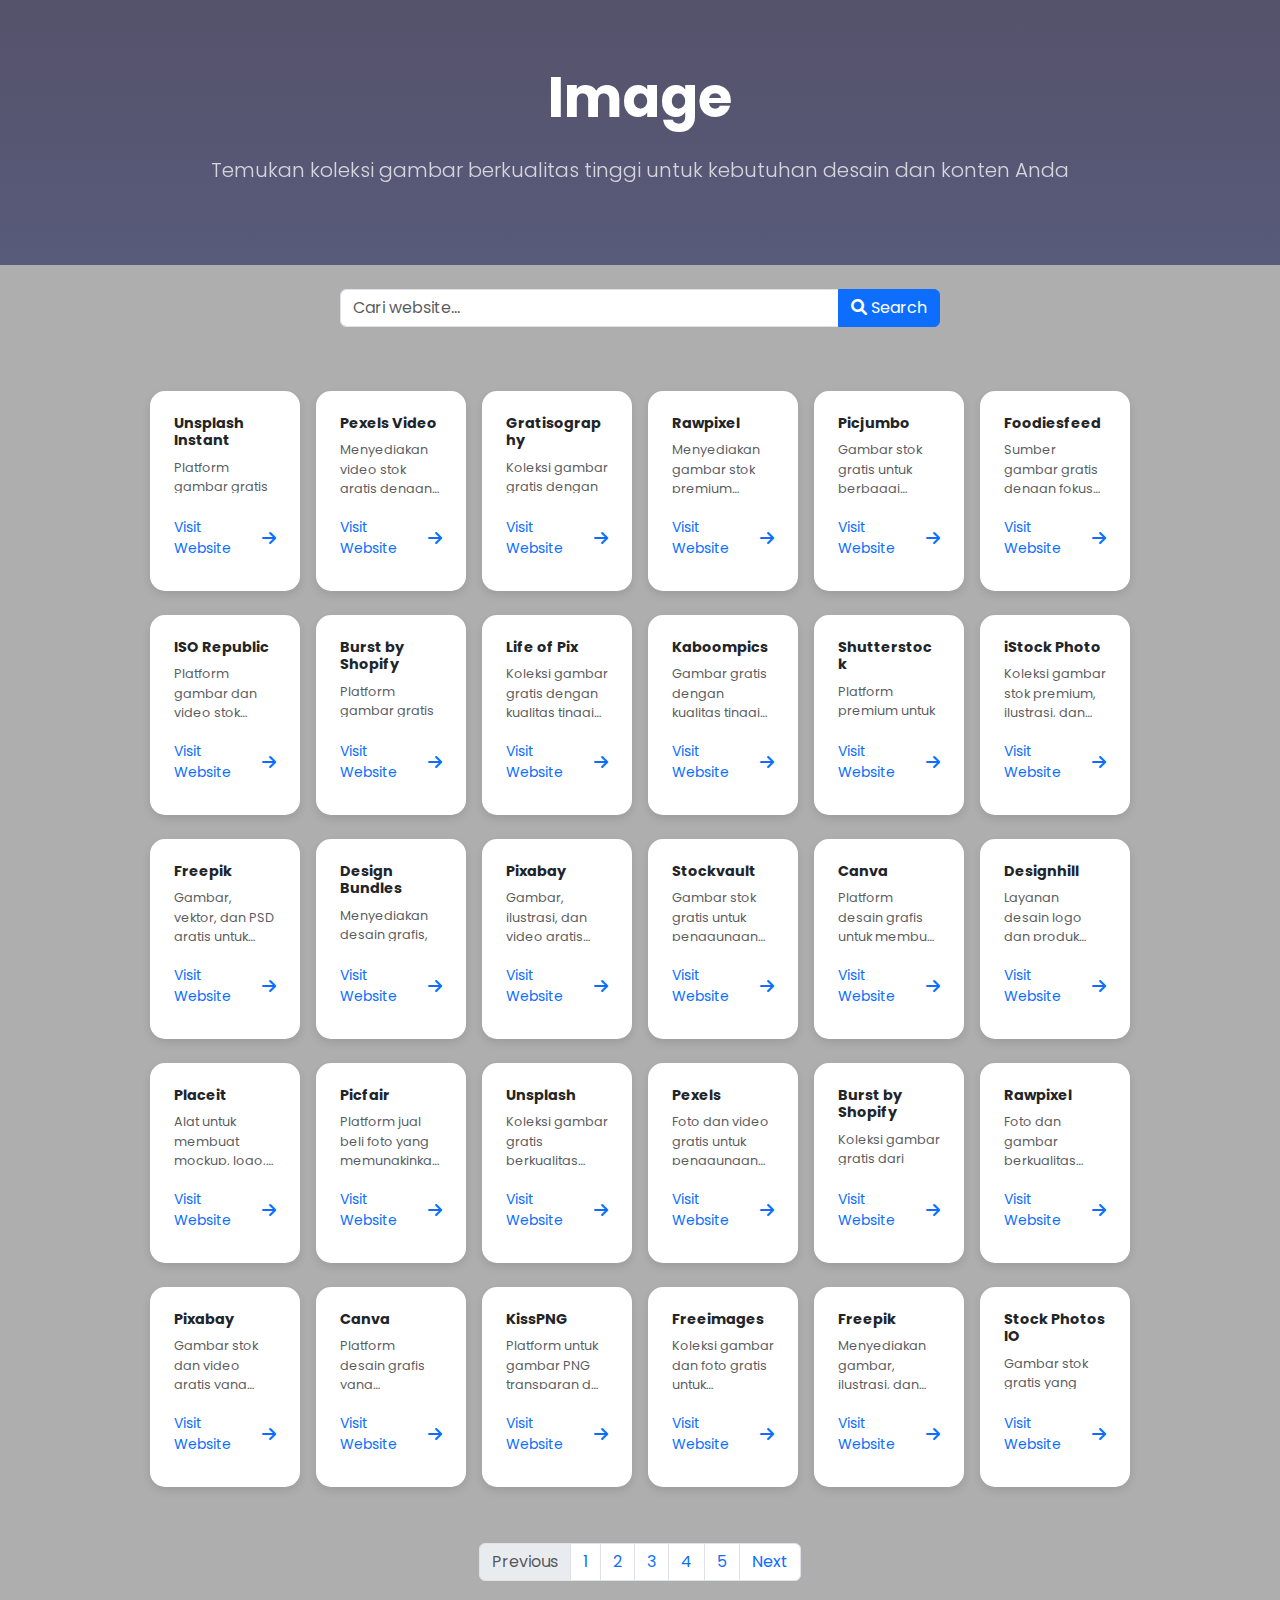
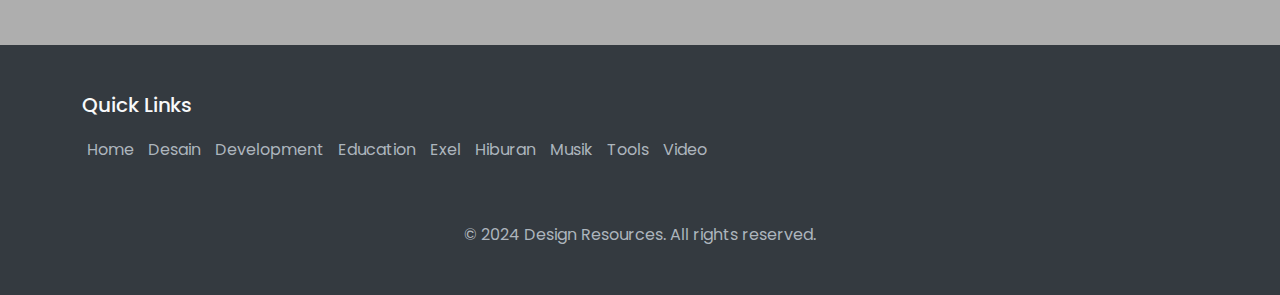
<file: images/index.html>
<!DOCTYPE html>
<html lang="en">
  <head>
    <meta charset="UTF-8" />
    <meta name="viewport" content="width=device-width, initial-scale=1.0" />
    <title>Image</title>
    <link
      href="https://cdn.jsdelivr.net/npm/bootstrap@5.3.2/dist/css/bootstrap.min.css"
      rel="stylesheet"
    />
    <link
      href="https://cdnjs.cloudflare.com/ajax/libs/font-awesome/6.0.0/css/all.min.css"
      rel="stylesheet"
    />
    <!-- Google Fonts -->
    <link rel="preconnect" href="https://fonts.googleapis.com" />
    <link rel="preconnect" href="https://fonts.gstatic.com" crossorigin />
    <link
      href="https://fonts.googleapis.com/css2?family=Poppins:wght@300;400;500;600;700&display=swap"
      rel="stylesheet"
    />
    <!-- link CSS -->
    <link rel="stylesheet" href="style.css" />
  </head>
  <body>
    <!-- Header -->
    <header class="text-white text-center">
      <div class="container">
        <h1 class="display-4 fw-bold mb-4">Image</h1>
        <p class="lead opacity-75">
          Temukan koleksi gambar berkualitas tinggi untuk kebutuhan desain dan
          konten Anda
        </p>
      </div>
    </header>
    <!-- Search Box -->
    <!-- Add below header -->
    <form
      class="d-flex justify-content-center my-4"
      role="search"
      onsubmit="event.preventDefault();"
    >
      <div class="input-group w-50">
        <input
          type="search"
          class="form-control"
          placeholder="Cari website..."
          aria-label="Search"
          oninput="searchWebsites()"
        />
        <button
          class="btn btn-primary"
          type="button"
          onclick="searchWebsites()"
        >
          <i class="fas fa-search"></i> Search
        </button>
      </div>
    </form>
    <!-- Main Content -->
    <main class="container py-4">
      <div class="row g-2 d-flex flex-row flex-wrap justify-content-center">
        <!-- Card 1 -->
        <div class="col-6 col-sm-6 col-md-4 col-lg-2">
          <a
            href="https://unsplash.com/instant"
            class="card-wrapper"
            target="_blank"
          >
            <div class="card mh-100%">
              <div class="card-body p-4">
                <h6 class="card-title fw-bold mb-2">Unsplash Instant</h6>
                <p class="card-text text-muted small">
                  Platform gambar gratis dengan pencarian interaktif dan cepat.
                </p>
                <div
                  class="d-flex align-items-center justify-content-between mt-2 mb-2"
                >
                  <span class="text-primary small">Visit Website</span>
                  <i class="fas fa-arrow-right arrow text-primary"></i>
                </div>
              </div>
            </div>
          </a>
        </div>

        <!-- Card no 2 -->
        <div class="col-6 col-sm-6 col-md-4 col-lg-2">
          <a
            href="https://www.pexels.com/videos"
            class="card-wrapper"
            target="_blank"
          >
            <div class="card mh-100%">
              <div class="card-body p-4">
                <h6 class="card-title fw-bold mb-2">Pexels Video</h6>
                <p class="card-text text-muted small">
                  Menyediakan video stok gratis dengan kualitas tinggi.
                </p>
                <div
                  class="d-flex align-items-center justify-content-between mt-2 mb-2"
                >
                  <span class="text-primary small">Visit Website</span>
                  <i class="fas fa-arrow-right arrow text-primary"></i>
                </div>
              </div>
            </div>
          </a>
        </div>

        <!-- Card no 3 -->
        <div class="col-6 col-sm-6 col-md-4 col-lg-2">
          <a
            href="https://gratisography.com"
            class="card-wrapper"
            target="_blank"
          >
            <div class="card mh-100%">
              <div class="card-body p-4">
                <h6 class="card-title fw-bold mb-2">Gratisography</h6>
                <p class="card-text text-muted small">
                  Koleksi gambar gratis dengan kualitas tinggi, cocok untuk
                  proyek kreatif.
                </p>
                <div
                  class="d-flex align-items-center justify-content-between mt-2 mb-2"
                >
                  <span class="text-primary small">Visit Website</span>
                  <i class="fas fa-arrow-right arrow text-primary"></i>
                </div>
              </div>
            </div>
          </a>
        </div>

        <!-- Card no 4 -->
        <div class="col-6 col-sm-6 col-md-4 col-lg-2">
          <a
            href="https://www.rawpixel.com"
            class="card-wrapper"
            target="_blank"
          >
            <div class="card mh-100%">
              <div class="card-body p-4">
                <h6 class="card-title fw-bold mb-2">Rawpixel</h6>
                <p class="card-text text-muted small">
                  Menyediakan gambar stok premium dengan koleksi gratis.
                </p>
                <div
                  class="d-flex align-items-center justify-content-between mt-2 mb-2"
                >
                  <span class="text-primary small">Visit Website</span>
                  <i class="fas fa-arrow-right arrow text-primary"></i>
                </div>
              </div>
            </div>
          </a>
        </div>

        <!-- Card no 5 -->
        <div class="col-6 col-sm-6 col-md-4 col-lg-2">
          <a href="https://picjumbo.com" class="card-wrapper" target="_blank">
            <div class="card mh-100%">
              <div class="card-body p-4">
                <h6 class="card-title fw-bold mb-2">Picjumbo</h6>
                <p class="card-text text-muted small">
                  Gambar stok gratis untuk berbagai keperluan, termasuk
                  komersial.
                </p>
                <div
                  class="d-flex align-items-center justify-content-between mt-2 mb-2"
                >
                  <span class="text-primary small">Visit Website</span>
                  <i class="fas fa-arrow-right arrow text-primary"></i>
                </div>
              </div>
            </div>
          </a>
        </div>

        <!-- Card no 6 -->
        <div class="col-6 col-sm-6 col-md-4 col-lg-2">
          <a
            href="https://foodiesfeed.com"
            class="card-wrapper"
            target="_blank"
          >
            <div class="card mh-100%">
              <div class="card-body p-4">
                <h6 class="card-title fw-bold mb-2">Foodiesfeed</h6>
                <p class="card-text text-muted small">
                  Sumber gambar gratis dengan fokus pada makanan dan minuman.
                </p>
                <div
                  class="d-flex align-items-center justify-content-between mt-2 mb-2"
                >
                  <span class="text-primary small">Visit Website</span>
                  <i class="fas fa-arrow-right arrow text-primary"></i>
                </div>
              </div>
            </div>
          </a>
        </div>

        <!-- Card no 7 -->
        <div class="col-6 col-sm-6 col-md-4 col-lg-2">
          <a
            href="https://isorepublic.com"
            class="card-wrapper"
            target="_blank"
          >
            <div class="card mh-100%">
              <div class="card-body p-4">
                <h6 class="card-title fw-bold mb-2">ISO Republic</h6>
                <p class="card-text text-muted small">
                  Platform gambar dan video stok berkualitas tinggi yang dapat
                  diunduh gratis.
                </p>
                <div
                  class="d-flex align-items-center justify-content-between mt-2 mb-2"
                >
                  <span class="text-primary small">Visit Website</span>
                  <i class="fas fa-arrow-right arrow text-primary"></i>
                </div>
              </div>
            </div>
          </a>
        </div>

        <!-- Card no 8 -->
        <div class="col-6 col-sm-6 col-md-4 col-lg-2">
          <a
            href="https://burst.shopify.com"
            class="card-wrapper"
            target="_blank"
          >
            <div class="card mh-100%">
              <div class="card-body p-4">
                <h6 class="card-title fw-bold mb-2">Burst by Shopify</h6>
                <p class="card-text text-muted small">
                  Platform gambar gratis dengan kategori untuk keperluan bisnis.
                </p>
                <div
                  class="d-flex align-items-center justify-content-between mt-2 mb-2"
                >
                  <span class="text-primary small">Visit Website</span>
                  <i class="fas fa-arrow-right arrow text-primary"></i>
                </div>
              </div>
            </div>
          </a>
        </div>

        <!-- Card no 9 -->
        <div class="col-6 col-sm-6 col-md-4 col-lg-2">
          <a
            href="https://www.lifeofpix.com"
            class="card-wrapper"
            target="_blank"
          >
            <div class="card mh-100%">
              <div class="card-body p-4">
                <h6 class="card-title fw-bold mb-2">Life of Pix</h6>
                <p class="card-text text-muted small">
                  Koleksi gambar gratis dengan kualitas tinggi dari fotografer
                  profesional.
                </p>
                <div
                  class="d-flex align-items-center justify-content-between mt-2 mb-2"
                >
                  <span class="text-primary small">Visit Website</span>
                  <i class="fas fa-arrow-right arrow text-primary"></i>
                </div>
              </div>
            </div>
          </a>
        </div>

        <!-- Card no 10 -->
        <div class="col-6 col-sm-6 col-md-4 col-lg-2">
          <a href="https://kaboompics.com" class="card-wrapper" target="_blank">
            <div class="card mh-100%">
              <div class="card-body p-4">
                <h6 class="card-title fw-bold mb-2">Kaboompics</h6>
                <p class="card-text text-muted small">
                  Gambar gratis dengan kualitas tinggi untuk proyek desain dan
                  komersial.
                </p>
                <div
                  class="d-flex align-items-center justify-content-between mt-2 mb-2"
                >
                  <span class="text-primary small">Visit Website</span>
                  <i class="fas fa-arrow-right arrow text-primary"></i>
                </div>
              </div>
            </div>
          </a>
        </div>

        <!-- Card no 11 -->
        <div class="col-6 col-sm-6 col-md-4 col-lg-2">
          <a
            href="https://www.shutterstock.com"
            class="card-wrapper"
            target="_blank"
          >
            <div class="card mh-100%">
              <div class="card-body p-4">
                <h6 class="card-title fw-bold mb-2">Shutterstock</h6>
                <p class="card-text text-muted small">
                  Platform premium untuk gambar dan video stok berkualitas
                  tinggi.
                </p>
                <div
                  class="d-flex align-items-center justify-content-between mt-2 mb-2"
                >
                  <span class="text-primary small">Visit Website</span>
                  <i class="fas fa-arrow-right arrow text-primary"></i>
                </div>
              </div>
            </div>
          </a>
        </div>

        <!-- Card no 12 -->
        <div class="col-6 col-sm-6 col-md-4 col-lg-2">
          <a
            href="https://www.istockphoto.com"
            class="card-wrapper"
            target="_blank"
          >
            <div class="card mh-100%">
              <div class="card-body p-4">
                <h6 class="card-title fw-bold mb-2">iStock Photo</h6>
                <p class="card-text text-muted small">
                  Koleksi gambar stok premium, ilustrasi, dan video.
                </p>
                <div
                  class="d-flex align-items-center justify-content-between mt-2 mb-2"
                >
                  <span class="text-primary small">Visit Website</span>
                  <i class="fas fa-arrow-right arrow text-primary"></i>
                </div>
              </div>
            </div>
          </a>
        </div>

        <!-- Card no 13 -->
        <div class="col-6 col-sm-6 col-md-4 col-lg-2">
          <a
            href="https://www.freepik.com"
            class="card-wrapper"
            target="_blank"
          >
            <div class="card mh-100%">
              <div class="card-body p-4">
                <h6 class="card-title fw-bold mb-2">Freepik</h6>
                <p class="card-text text-muted small">
                  Gambar, vektor, dan PSD gratis untuk proyek desain.
                </p>
                <div
                  class="d-flex align-items-center justify-content-between mt-2 mb-2"
                >
                  <span class="text-primary small">Visit Website</span>
                  <i class="fas fa-arrow-right arrow text-primary"></i>
                </div>
              </div>
            </div>
          </a>
        </div>

        <!-- Card no 14 -->
        <div class="col-6 col-sm-6 col-md-4 col-lg-2">
          <a
            href="https://www.designbundles.net"
            class="card-wrapper"
            target="_blank"
          >
            <div class="card mh-100%">
              <div class="card-body p-4">
                <h6 class="card-title fw-bold mb-2">Design Bundles</h6>
                <p class="card-text text-muted small">
                  Menyediakan desain grafis, font, dan elemen kreatif lainnya.
                </p>
                <div
                  class="d-flex align-items-center justify-content-between mt-2 mb-2"
                >
                  <span class="text-primary small">Visit Website</span>
                  <i class="fas fa-arrow-right arrow text-primary"></i>
                </div>
              </div>
            </div>
          </a>
        </div>

        <!-- Card no 15 -->
        <div class="col-6 col-sm-6 col-md-4 col-lg-2">
          <a href="https://pixabay.com" class="card-wrapper" target="_blank">
            <div class="card mh-100%">
              <div class="card-body p-4">
                <h6 class="card-title fw-bold mb-2">Pixabay</h6>
                <p class="card-text text-muted small">
                  Gambar, ilustrasi, dan video gratis dengan kualitas tinggi.
                </p>
                <div
                  class="d-flex align-items-center justify-content-between mt-2 mb-2"
                >
                  <span class="text-primary small">Visit Website</span>
                  <i class="fas fa-arrow-right arrow text-primary"></i>
                </div>
              </div>
            </div>
          </a>
        </div>

        <!-- Card no 16 -->
        <div class="col-6 col-sm-6 col-md-4 col-lg-2">
          <a href="https://stockvault.net" class="card-wrapper" target="_blank">
            <div class="card mh-100%">
              <div class="card-body p-4">
                <h6 class="card-title fw-bold mb-2">Stockvault</h6>
                <p class="card-text text-muted small">
                  Gambar stok gratis untuk penggunaan pribadi dan komersial.
                </p>
                <div
                  class="d-flex align-items-center justify-content-between mt-2 mb-2"
                >
                  <span class="text-primary small">Visit Website</span>
                  <i class="fas fa-arrow-right arrow text-primary"></i>
                </div>
              </div>
            </div>
          </a>
        </div>

        <!-- Card no 17 -->
        <div class="col-6 col-sm-6 col-md-4 col-lg-2">
          <a href="https://www.canva.com" class="card-wrapper" target="_blank">
            <div class="card mh-100%">
              <div class="card-body p-4">
                <h6 class="card-title fw-bold mb-2">Canva</h6>
                <p class="card-text text-muted small">
                  Platform desain grafis untuk membuat visual dengan mudah.
                </p>
                <div
                  class="d-flex align-items-center justify-content-between mt-2 mb-2"
                >
                  <span class="text-primary small">Visit Website</span>
                  <i class="fas fa-arrow-right arrow text-primary"></i>
                </div>
              </div>
            </div>
          </a>
        </div>

        <!-- Card no 18 -->
        <div class="col-6 col-sm-6 col-md-4 col-lg-2">
          <a
            href="https://www.designhill.com"
            class="card-wrapper"
            target="_blank"
          >
            <div class="card mh-100%">
              <div class="card-body p-4">
                <h6 class="card-title fw-bold mb-2">Designhill</h6>
                <p class="card-text text-muted small">
                  Layanan desain logo dan produk kreatif secara online.
                </p>
                <div
                  class="d-flex align-items-center justify-content-between mt-2 mb-2"
                >
                  <span class="text-primary small">Visit Website</span>
                  <i class="fas fa-arrow-right arrow text-primary"></i>
                </div>
              </div>
            </div>
          </a>
        </div>

        <!-- Card no 19 -->
        <div class="col-6 col-sm-6 col-md-4 col-lg-2">
          <a href="https://placeit.net" class="card-wrapper" target="_blank">
            <div class="card mh-100%">
              <div class="card-body p-4">
                <h6 class="card-title fw-bold mb-2">Placeit</h6>
                <p class="card-text text-muted small">
                  Alat untuk membuat mockup, logo, video, dan animasi secara
                  cepat.
                </p>
                <div
                  class="d-flex align-items-center justify-content-between mt-2 mb-2"
                >
                  <span class="text-primary small">Visit Website</span>
                  <i class="fas fa-arrow-right arrow text-primary"></i>
                </div>
              </div>
            </div>
          </a>
        </div>

        <!-- Card no 20 -->
        <div class="col-6 col-sm-6 col-md-4 col-lg-2">
          <a
            href="https://www.picfair.com"
            class="card-wrapper"
            target="_blank"
          >
            <div class="card mh-100%">
              <div class="card-body p-4">
                <h6 class="card-title fw-bold mb-2">Picfair</h6>
                <p class="card-text text-muted small">
                  Platform jual beli foto yang memungkinkan fotografer menjual
                  gambar mereka.
                </p>
                <div
                  class="d-flex align-items-center justify-content-between mt-2 mb-2"
                >
                  <span class="text-primary small">Visit Website</span>
                  <i class="fas fa-arrow-right arrow text-primary"></i>
                </div>
              </div>
            </div>
          </a>
        </div>

        <!-- Card no 21 -->
        <div class="col-6 col-sm-6 col-md-4 col-lg-2">
          <a href="https://unsplash.com" class="card-wrapper" target="_blank">
            <div class="card mh-100%">
              <div class="card-body p-4">
                <h6 class="card-title fw-bold mb-2">Unsplash</h6>
                <p class="card-text text-muted small">
                  Koleksi gambar gratis berkualitas tinggi yang dapat digunakan
                  untuk berbagai kebutuhan.
                </p>
                <div
                  class="d-flex align-items-center justify-content-between mt-2 mb-2"
                >
                  <span class="text-primary small">Visit Website</span>
                  <i class="fas fa-arrow-right arrow text-primary"></i>
                </div>
              </div>
            </div>
          </a>
        </div>

        <!-- Card no 22 -->
        <div class="col-6 col-sm-6 col-md-4 col-lg-2">
          <a href="https://www.pexels.com" class="card-wrapper" target="_blank">
            <div class="card mh-100%">
              <div class="card-body p-4">
                <h6 class="card-title fw-bold mb-2">Pexels</h6>
                <p class="card-text text-muted small">
                  Foto dan video gratis untuk penggunaan pribadi dan komersial.
                </p>
                <div
                  class="d-flex align-items-center justify-content-between mt-2 mb-2"
                >
                  <span class="text-primary small">Visit Website</span>
                  <i class="fas fa-arrow-right arrow text-primary"></i>
                </div>
              </div>
            </div>
          </a>
        </div>

        <!-- Card no 23 -->
        <div class="col-6 col-sm-6 col-md-4 col-lg-2">
          <a
            href="https://www.burst.shopify.com"
            class="card-wrapper"
            target="_blank"
          >
            <div class="card mh-100%">
              <div class="card-body p-4">
                <h6 class="card-title fw-bold mb-2">Burst by Shopify</h6>
                <p class="card-text text-muted small">
                  Koleksi gambar gratis dari Shopify untuk keperluan bisnis dan
                  komersial.
                </p>
                <div
                  class="d-flex align-items-center justify-content-between mt-2 mb-2"
                >
                  <span class="text-primary small">Visit Website</span>
                  <i class="fas fa-arrow-right arrow text-primary"></i>
                </div>
              </div>
            </div>
          </a>
        </div>

        <!-- Card no 24 -->
        <div class="col-6 col-sm-6 col-md-4 col-lg-2">
          <a
            href="https://www.rawpixel.com"
            class="card-wrapper"
            target="_blank"
          >
            <div class="card mh-100%">
              <div class="card-body p-4">
                <h6 class="card-title fw-bold mb-2">Rawpixel</h6>
                <p class="card-text text-muted small">
                  Foto dan gambar berkualitas tinggi dengan opsi berlisensi dan
                  gratis.
                </p>
                <div
                  class="d-flex align-items-center justify-content-between mt-2 mb-2"
                >
                  <span class="text-primary small">Visit Website</span>
                  <i class="fas fa-arrow-right arrow text-primary"></i>
                </div>
              </div>
            </div>
          </a>
        </div>

        <!-- Card no 25 -->
        <div class="col-6 col-sm-6 col-md-4 col-lg-2">
          <a
            href="https://www.pixabay.com"
            class="card-wrapper"
            target="_blank"
          >
            <div class="card mh-100%">
              <div class="card-body p-4">
                <h6 class="card-title fw-bold mb-2">Pixabay</h6>
                <p class="card-text text-muted small">
                  Gambar stok dan video gratis yang dapat digunakan untuk proyek
                  komersial.
                </p>
                <div
                  class="d-flex align-items-center justify-content-between mt-2 mb-2"
                >
                  <span class="text-primary small">Visit Website</span>
                  <i class="fas fa-arrow-right arrow text-primary"></i>
                </div>
              </div>
            </div>
          </a>
        </div>

        <!-- Card no 26 -->
        <div class="col-6 col-sm-6 col-md-4 col-lg-2">
          <a href="https://www.canva.com" class="card-wrapper" target="_blank">
            <div class="card mh-100%">
              <div class="card-body p-4">
                <h6 class="card-title fw-bold mb-2">Canva</h6>
                <p class="card-text text-muted small">
                  Platform desain grafis yang menyediakan template siap pakai
                  dan alat editing.
                </p>
                <div
                  class="d-flex align-items-center justify-content-between mt-2 mb-2"
                >
                  <span class="text-primary small">Visit Website</span>
                  <i class="fas fa-arrow-right arrow text-primary"></i>
                </div>
              </div>
            </div>
          </a>
        </div>

        <!-- Card no 27 -->
        <div class="col-6 col-sm-6 col-md-4 col-lg-2">
          <a
            href="https://www.kisspng.com"
            class="card-wrapper"
            target="_blank"
          >
            <div class="card mh-100%">
              <div class="card-body p-4">
                <h6 class="card-title fw-bold mb-2">KissPNG</h6>
                <p class="card-text text-muted small">
                  Platform untuk gambar PNG transparan dan vektor gratis.
                </p>
                <div
                  class="d-flex align-items-center justify-content-between mt-2 mb-2"
                >
                  <span class="text-primary small">Visit Website</span>
                  <i class="fas fa-arrow-right arrow text-primary"></i>
                </div>
              </div>
            </div>
          </a>
        </div>

        <!-- Card no 28 -->
        <div class="col-6 col-sm-6 col-md-4 col-lg-2">
          <a href="https://freeimages.com" class="card-wrapper" target="_blank">
            <div class="card mh-100%">
              <div class="card-body p-4">
                <h6 class="card-title fw-bold mb-2">Freeimages</h6>
                <p class="card-text text-muted small">
                  Koleksi gambar dan foto gratis untuk kebutuhan desain dan
                  proyek.
                </p>
                <div
                  class="d-flex align-items-center justify-content-between mt-2 mb-2"
                >
                  <span class="text-primary small">Visit Website</span>
                  <i class="fas fa-arrow-right arrow text-primary"></i>
                </div>
              </div>
            </div>
          </a>
        </div>

        <!-- Card no 29 -->
        <div class="col-6 col-sm-6 col-md-4 col-lg-2">
          <a
            href="https://www.freepik.com"
            class="card-wrapper"
            target="_blank"
          >
            <div class="card mh-100%">
              <div class="card-body p-4">
                <h6 class="card-title fw-bold mb-2">Freepik</h6>
                <p class="card-text text-muted small">
                  Menyediakan gambar, ilustrasi, dan vektor gratis untuk
                  penggunaan pribadi dan komersial.
                </p>
                <div
                  class="d-flex align-items-center justify-content-between mt-2 mb-2"
                >
                  <span class="text-primary small">Visit Website</span>
                  <i class="fas fa-arrow-right arrow text-primary"></i>
                </div>
              </div>
            </div>
          </a>
        </div>

        <!-- Card no 30 -->
        <div class="col-6 col-sm-6 col-md-4 col-lg-2">
          <a
            href="https://www.stockphotos.io"
            class="card-wrapper"
            target="_blank"
          >
            <div class="card mh-100%">
              <div class="card-body p-4">
                <h6 class="card-title fw-bold mb-2">Stock Photos IO</h6>
                <p class="card-text text-muted small">
                  Gambar stok gratis yang dapat digunakan untuk proyek pribadi
                  atau komersial.
                </p>
                <div
                  class="d-flex align-items-center justify-content-between mt-2 mb-2"
                >
                  <span class="text-primary small">Visit Website</span>
                  <i class="fas fa-arrow-right arrow text-primary"></i>
                </div>
              </div>
            </div>
          </a>
        </div>
      </div>
    </main>

    <!-- page nations -->
    <nav aria-label="Page navigation example">
      <ul class="pagination justify-content-center mt-3">
        <li class="page-item disabled">
          <a class="page-link">Previous</a>
        </li>
        <li class="page-item"><a class="page-link" href="#">1</a></li>
        <li class="page-item"><a class="page-link" href="#">2</a></li>
        <li class="page-item"><a class="page-link" href="#">3</a></li>
        <li class="page-item"><a class="page-link" href="#">4</a></li>
        <li class="page-item"><a class="page-link" href="#">5</a></li>
        <li class="page-item">
          <a class="page-link" href="#">Next</a>
        </li>
      </ul>
    </nav>

    <!-- Footer -->
    <footer class="footer">
      <div class="container">
        <div class="footer-content">
          <!-- Quick Links -->
          <div class="footer-section">
            <h5>Quick Links</h5>
            <a href="..//home.html">Home</a>
            <a href="../design/index.html">Desain</a>
            <a href="../developments/index.html">Development</a>
            <a href="../education/index.html">Education</a>
            <a href="../exel/index.html">Exel</a>
            <a href="../hiburan/index.html">Hiburan</a>
            <a href="../musik/index.html">Musik</a>
            <a href="../tools/index.html">Tools</a>
            <a href="../video/index.html">Video</a>
          </div>

          <!-- Social Links -->
        </div>
        <!-- Copyright -->
        <div class="footer-bottom">
          <p>&copy; 2024 Design Resources. All rights reserved.</p>
        </div>
      </div>
    </footer>
    <script src="script.js"></script>

    <script src="https://cdn.jsdelivr.net/npm/bootstrap@5.3.2/dist/js/bootstrap.bundle.min.js"></script>
  </body>
</html>
</file>
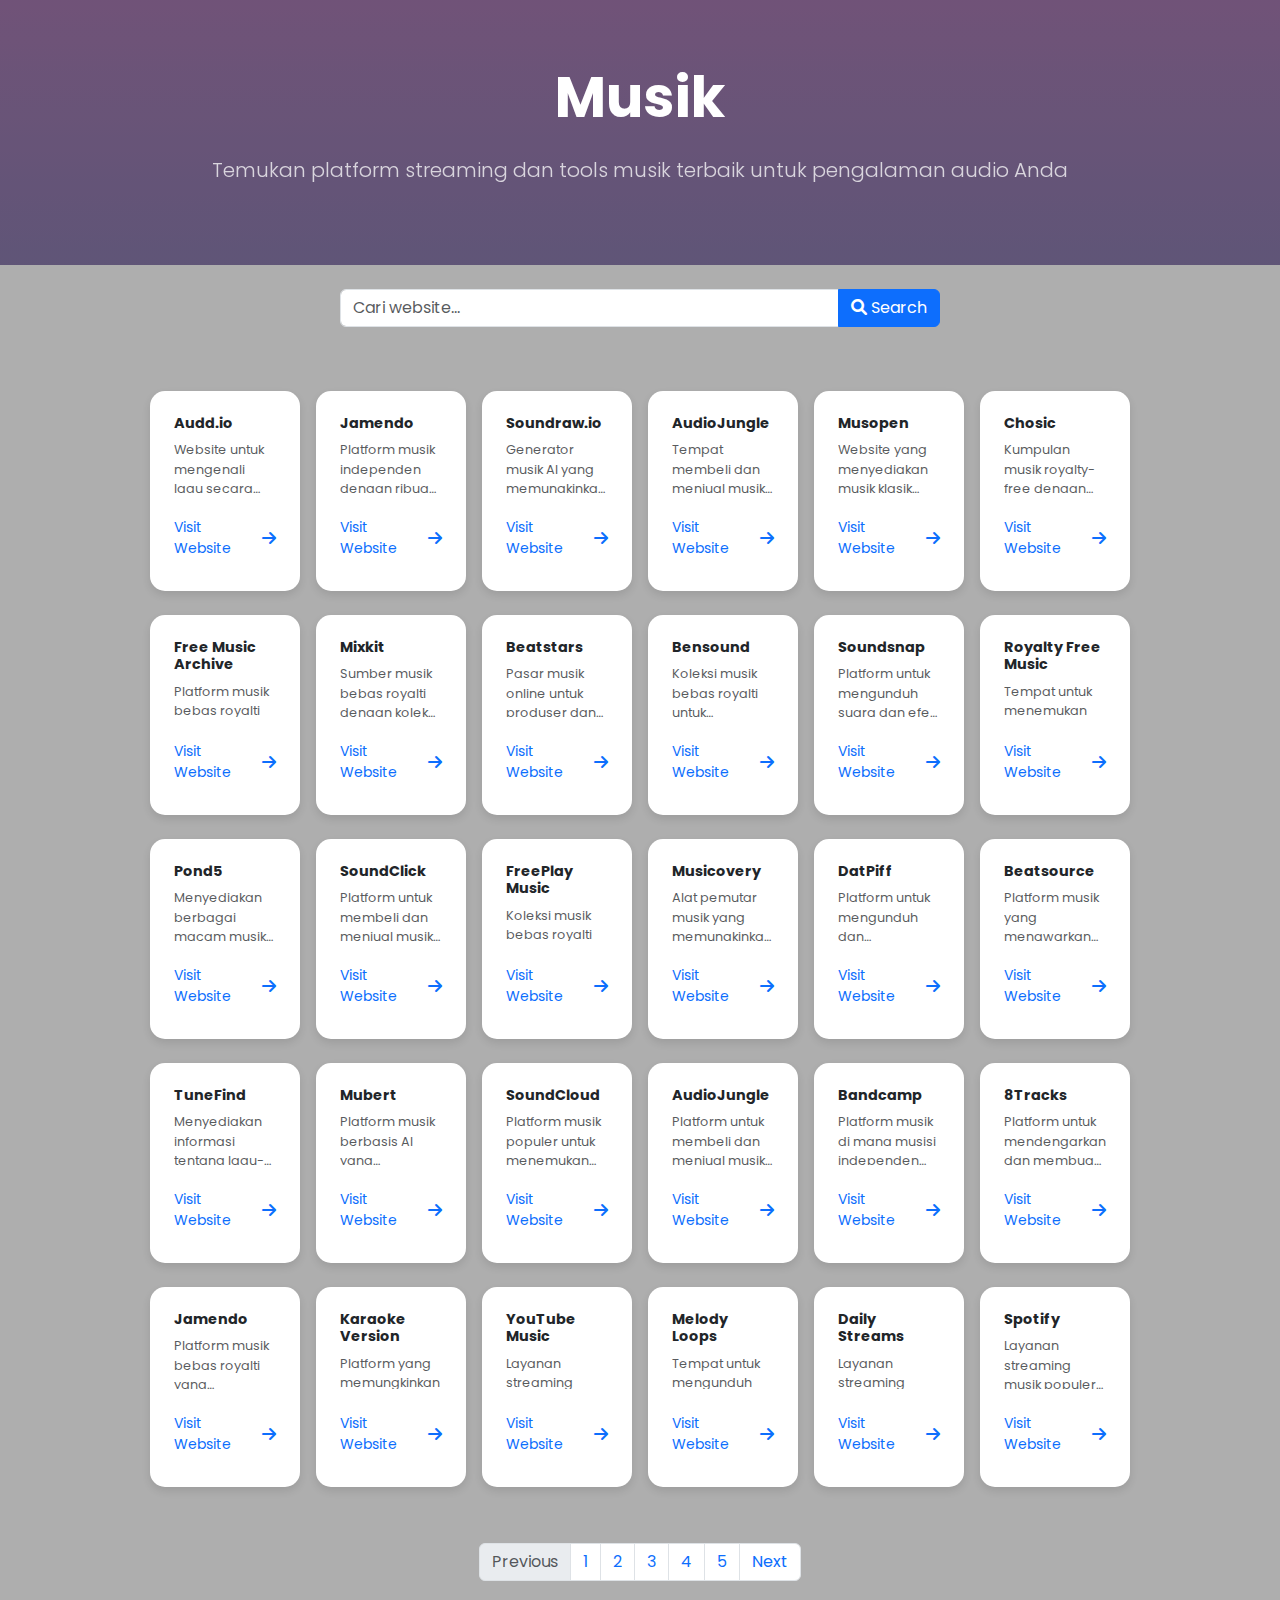
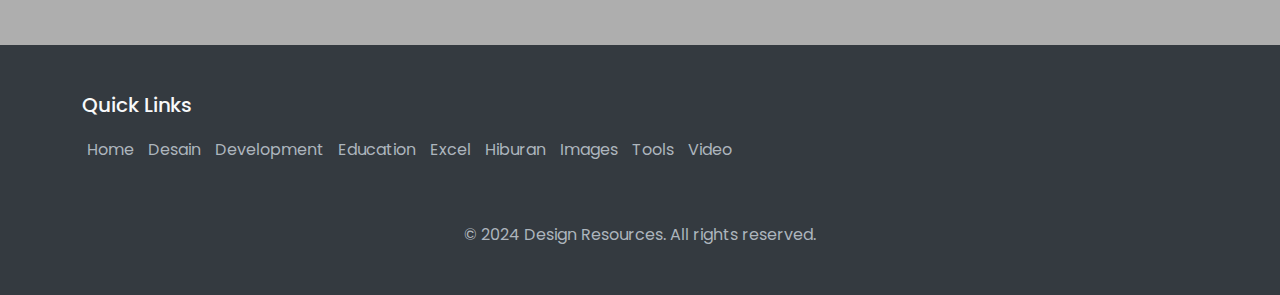
<file: musik/index.html>
<!DOCTYPE html>
<html lang="en">
  <head>
    <meta charset="UTF-8" />
    <meta name="viewport" content="width=device-width, initial-scale=1.0" />
    <title>Musik</title>
    <link
      href="https://cdn.jsdelivr.net/npm/bootstrap@5.3.2/dist/css/bootstrap.min.css"
      rel="stylesheet"
    />
    <link
      href="https://cdnjs.cloudflare.com/ajax/libs/font-awesome/6.0.0/css/all.min.css"
      rel="stylesheet"
    />
    <!-- Google Fonts -->
    <link rel="preconnect" href="https://fonts.googleapis.com" />
    <link rel="preconnect" href="https://fonts.gstatic.com" crossorigin />
    <link
      href="https://fonts.googleapis.com/css2?family=Poppins:wght@300;400;500;600;700&display=swap"
      rel="stylesheet"
    />
    <!-- link CSS -->
    <link rel="stylesheet" href="style.css" />
  </head>
  <body>
    <!-- Header -->
    <header class="text-white text-center">
      <div class="container">
        <h1 class="display-4 fw-bold mb-4">Musik</h1>
        <p class="lead opacity-75">
          Temukan platform streaming dan tools musik terbaik untuk pengalaman
          audio Anda
        </p>
      </div>
    </header>
    <!-- Search Box -->
    <!-- Add below header -->
    <form
      class="d-flex justify-content-center my-4"
      role="search"
      onsubmit="event.preventDefault();"
    >
      <div class="input-group w-50">
        <input
          type="search"
          class="form-control"
          placeholder="Cari website..."
          aria-label="Search"
          oninput="searchWebsites()"
        />
        <button
          class="btn btn-primary"
          type="button"
          onclick="searchWebsites()"
        >
          <i class="fas fa-search"></i> Search
        </button>
      </div>
    </form>
    <!-- Main Content -->
    <main class="container py-4">
      <div class="row g-2 d-flex flex-row flex-wrap justify-content-center">
        <!-- Card 1 -->
        <div class="col-6 col-sm-6 col-md-4 col-lg-2">
          <a href="https://audd.io" class="card-wrapper" target="_blank">
            <div class="card mh-100%">
              <div class="card-body p-4">
                <h6 class="card-title fw-bold mb-2">Audd.io</h6>
                <p class="card-text text-muted small">
                  Website untuk mengenali lagu secara otomatis melalui suara,
                  mirip dengan Shazam.
                </p>
                <div
                  class="d-flex align-items-center justify-content-between mt-2 mb-2"
                >
                  <span class="text-primary small">Visit Website</span>
                  <i class="fas fa-arrow-right arrow text-primary"></i>
                </div>
              </div>
            </div>
          </a>
        </div>

        <!-- Card 2 -->
        <div class="col-6 col-sm-6 col-md-4 col-lg-2">
          <a
            href="https://www.jamendo.com"
            class="card-wrapper"
            target="_blank"
          >
            <div class="card mh-100%">
              <div class="card-body p-4">
                <h6 class="card-title fw-bold mb-2">Jamendo</h6>
                <p class="card-text text-muted small">
                  Platform musik independen dengan ribuan lagu bebas royalti
                  untuk digunakan dalam proyek pribadi dan komersial.
                </p>
                <div
                  class="d-flex align-items-center justify-content-between mt-2 mb-2"
                >
                  <span class="text-primary small">Visit Website</span>
                  <i class="fas fa-arrow-right arrow text-primary"></i>
                </div>
              </div>
            </div>
          </a>
        </div>

        <!-- Card 3 -->
        <div class="col-6 col-sm-6 col-md-4 col-lg-2">
          <a href="https://soundraw.io" class="card-wrapper" target="_blank">
            <div class="card mh-100%">
              <div class="card-body p-4">
                <h6 class="card-title fw-bold mb-2">Soundraw.io</h6>
                <p class="card-text text-muted small">
                  Generator musik AI yang memungkinkan Anda untuk membuat lagu
                  dengan memilih mood dan genre.
                </p>
                <div
                  class="d-flex align-items-center justify-content-between mt-2 mb-2"
                >
                  <span class="text-primary small">Visit Website</span>
                  <i class="fas fa-arrow-right arrow text-primary"></i>
                </div>
              </div>
            </div>
          </a>
        </div>

        <!-- Card 4 -->
        <div class="col-6 col-sm-6 col-md-4 col-lg-2">
          <a
            href="https://audiojungle.net"
            class="card-wrapper"
            target="_blank"
          >
            <div class="card mh-100%">
              <div class="card-body p-4">
                <h6 class="card-title fw-bold mb-2">AudioJungle</h6>
                <p class="card-text text-muted small">
                  Tempat membeli dan menjual musik royalty-free untuk digunakan
                  dalam film, video, dan proyek lainnya.
                </p>
                <div
                  class="d-flex align-items-center justify-content-between mt-2 mb-2"
                >
                  <span class="text-primary small">Visit Website</span>
                  <i class="fas fa-arrow-right arrow text-primary"></i>
                </div>
              </div>
            </div>
          </a>
        </div>

        <!-- Card 5 -->
        <div class="col-6 col-sm-6 col-md-4 col-lg-2">
          <a href="https://musopen.org" class="card-wrapper" target="_blank">
            <div class="card mh-100%">
              <div class="card-body p-4">
                <h6 class="card-title fw-bold mb-2">Musopen</h6>
                <p class="card-text text-muted small">
                  Website yang menyediakan musik klasik bebas royalti dengan
                  sheet musik dan rekaman.
                </p>
                <div
                  class="d-flex align-items-center justify-content-between mt-2 mb-2"
                >
                  <span class="text-primary small">Visit Website</span>
                  <i class="fas fa-arrow-right arrow text-primary"></i>
                </div>
              </div>
            </div>
          </a>
        </div>

        <!-- Card 6 -->
        <div class="col-6 col-sm-6 col-md-4 col-lg-2">
          <a href="https://chosic.com" class="card-wrapper" target="_blank">
            <div class="card mh-100%">
              <div class="card-body p-4">
                <h6 class="card-title fw-bold mb-2">Chosic</h6>
                <p class="card-text text-muted small">
                  Kumpulan musik royalty-free dengan berbagai genre yang dapat
                  digunakan untuk proyek.
                </p>
                <div
                  class="d-flex align-items-center justify-content-between mt-2 mb-2"
                >
                  <span class="text-primary small">Visit Website</span>
                  <i class="fas fa-arrow-right arrow text-primary"></i>
                </div>
              </div>
            </div>
          </a>
        </div>

        <!-- Card 7 -->
        <div class="col-6 col-sm-6 col-md-4 col-lg-2">
          <a
            href="https://freemusicarchive.org"
            class="card-wrapper"
            target="_blank"
          >
            <div class="card mh-100%">
              <div class="card-body p-4">
                <h6 class="card-title fw-bold mb-2">Free Music Archive</h6>
                <p class="card-text text-muted small">
                  Platform musik bebas royalti yang menawarkan lagu-lagu dari
                  berbagai genre dan artis independen.
                </p>
                <div
                  class="d-flex align-items-center justify-content-between mt-2 mb-2"
                >
                  <span class="text-primary small">Visit Website</span>
                  <i class="fas fa-arrow-right arrow text-primary"></i>
                </div>
              </div>
            </div>
          </a>
        </div>

        <!-- Card 8 -->
        <div class="col-6 col-sm-6 col-md-4 col-lg-2">
          <a href="https://mixkit.co" class="card-wrapper" target="_blank">
            <div class="card mh-100%">
              <div class="card-body p-4">
                <h6 class="card-title fw-bold mb-2">Mixkit</h6>
                <p class="card-text text-muted small">
                  Sumber musik bebas royalti dengan koleksi trek yang dapat
                  digunakan dalam berbagai proyek.
                </p>
                <div
                  class="d-flex align-items-center justify-content-between mt-2 mb-2"
                >
                  <span class="text-primary small">Visit Website</span>
                  <i class="fas fa-arrow-right arrow text-primary"></i>
                </div>
              </div>
            </div>
          </a>
        </div>

        <!-- Card 9 -->
        <div class="col-6 col-sm-6 col-md-4 col-lg-2">
          <a
            href="https://www.beatstars.com"
            class="card-wrapper"
            target="_blank"
          >
            <div class="card mh-100%">
              <div class="card-body p-4">
                <h6 class="card-title fw-bold mb-2">Beatstars</h6>
                <p class="card-text text-muted small">
                  Pasar musik online untuk produser dan musisi untuk membeli dan
                  menjual beat musik.
                </p>
                <div
                  class="d-flex align-items-center justify-content-between mt-2 mb-2"
                >
                  <span class="text-primary small">Visit Website</span>
                  <i class="fas fa-arrow-right arrow text-primary"></i>
                </div>
              </div>
            </div>
          </a>
        </div>

        <!-- Card 10 -->
        <div class="col-6 col-sm-6 col-md-4 col-lg-2">
          <a
            href="https://www.bensound.com"
            class="card-wrapper"
            target="_blank"
          >
            <div class="card mh-100%">
              <div class="card-body p-4">
                <h6 class="card-title fw-bold mb-2">Bensound</h6>
                <p class="card-text text-muted small">
                  Koleksi musik bebas royalti untuk digunakan dalam video,
                  presentasi, dan proyek kreatif lainnya.
                </p>
                <div
                  class="d-flex align-items-center justify-content-between mt-2 mb-2"
                >
                  <span class="text-primary small">Visit Website</span>
                  <i class="fas fa-arrow-right arrow text-primary"></i>
                </div>
              </div>
            </div>
          </a>
        </div>

        <!-- Card 11 -->
        <div class="col-6 col-sm-6 col-md-4 col-lg-2">
          <a
            href="https://www.soundsnap.com"
            class="card-wrapper"
            target="_blank"
          >
            <div class="card mh-100%">
              <div class="card-body p-4">
                <h6 class="card-title fw-bold mb-2">Soundsnap</h6>
                <p class="card-text text-muted small">
                  Platform untuk mengunduh suara dan efek suara royalty-free,
                  cocok untuk proyek multimedia.
                </p>
                <div
                  class="d-flex align-items-center justify-content-between mt-2 mb-2"
                >
                  <span class="text-primary small">Visit Website</span>
                  <i class="fas fa-arrow-right arrow text-primary"></i>
                </div>
              </div>
            </div>
          </a>
        </div>

        <!-- Card 12 -->
        <div class="col-6 col-sm-6 col-md-4 col-lg-2">
          <a
            href="https://www.royaltyfreemusic.com"
            class="card-wrapper"
            target="_blank"
          >
            <div class="card mh-100%">
              <div class="card-body p-4">
                <h6 class="card-title fw-bold mb-2">Royalty Free Music</h6>
                <p class="card-text text-muted small">
                  Tempat untuk menemukan musik bebas royalti untuk video, film,
                  dan proyek komersial lainnya.
                </p>
                <div
                  class="d-flex align-items-center justify-content-between mt-2 mb-2"
                >
                  <span class="text-primary small">Visit Website</span>
                  <i class="fas fa-arrow-right arrow text-primary"></i>
                </div>
              </div>
            </div>
          </a>
        </div>

        <!-- Card 13 -->
        <div class="col-6 col-sm-6 col-md-4 col-lg-2">
          <a href="https://www.pond5.com" class="card-wrapper" target="_blank">
            <div class="card mh-100%">
              <div class="card-body p-4">
                <h6 class="card-title fw-bold mb-2">Pond5</h6>
                <p class="card-text text-muted small">
                  Menyediakan berbagai macam musik, suara, video, dan media
                  kreatif lainnya yang dapat dibeli dan digunakan.
                </p>
                <div
                  class="d-flex align-items-center justify-content-between mt-2 mb-2"
                >
                  <span class="text-primary small">Visit Website</span>
                  <i class="fas fa-arrow-right arrow text-primary"></i>
                </div>
              </div>
            </div>
          </a>
        </div>

        <!-- Card 14 -->
        <div class="col-6 col-sm-6 col-md-4 col-lg-2">
          <a
            href="https://www.soundclick.com"
            class="card-wrapper"
            target="_blank"
          >
            <div class="card mh-100%">
              <div class="card-body p-4">
                <h6 class="card-title fw-bold mb-2">SoundClick</h6>
                <p class="card-text text-muted small">
                  Platform untuk membeli dan menjual musik, serta menemukan
                  musik dari artis indie.
                </p>
                <div
                  class="d-flex align-items-center justify-content-between mt-2 mb-2"
                >
                  <span class="text-primary small">Visit Website</span>
                  <i class="fas fa-arrow-right arrow text-primary"></i>
                </div>
              </div>
            </div>
          </a>
        </div>

        <!-- Card 15 -->
        <div class="col-6 col-sm-6 col-md-4 col-lg-2">
          <a
            href="https://www.freeplaymusic.com"
            class="card-wrapper"
            target="_blank"
          >
            <div class="card mh-100%">
              <div class="card-body p-4">
                <h6 class="card-title fw-bold mb-2">FreePlay Music</h6>
                <p class="card-text text-muted small">
                  Koleksi musik bebas royalti untuk digunakan dalam proyek
                  kreatif tanpa biaya.
                </p>
                <div
                  class="d-flex align-items-center justify-content-between mt-2 mb-2"
                >
                  <span class="text-primary small">Visit Website</span>
                  <i class="fas fa-arrow-right arrow text-primary"></i>
                </div>
              </div>
            </div>
          </a>
        </div>

        <!-- Card 16 -->
        <div class="col-6 col-sm-6 col-md-4 col-lg-2">
          <a
            href="https://www.musicovery.com"
            class="card-wrapper"
            target="_blank"
          >
            <div class="card mh-100%">
              <div class="card-body p-4">
                <h6 class="card-title fw-bold mb-2">Musicovery</h6>
                <p class="card-text text-muted small">
                  Alat pemutar musik yang memungkinkan pengguna untuk menemukan
                  musik berdasarkan mood dan genre.
                </p>
                <div
                  class="d-flex align-items-center justify-content-between mt-2 mb-2"
                >
                  <span class="text-primary small">Visit Website</span>
                  <i class="fas fa-arrow-right arrow text-primary"></i>
                </div>
              </div>
            </div>
          </a>
        </div>

        <!-- Card 17 -->
        <div class="col-6 col-sm-6 col-md-4 col-lg-2">
          <a
            href="https://www.datpiff.com"
            class="card-wrapper"
            target="_blank"
          >
            <div class="card mh-100%">
              <div class="card-body p-4">
                <h6 class="card-title fw-bold mb-2">DatPiff</h6>
                <p class="card-text text-muted small">
                  Platform untuk mengunduh dan mendengarkan mixtape gratis dari
                  berbagai genre musik.
                </p>
                <div
                  class="d-flex align-items-center justify-content-between mt-2 mb-2"
                >
                  <span class="text-primary small">Visit Website</span>
                  <i class="fas fa-arrow-right arrow text-primary"></i>
                </div>
              </div>
            </div>
          </a>
        </div>

        <!-- Card 18 -->
        <div class="col-6 col-sm-6 col-md-4 col-lg-2">
          <a
            href="https://www.beatsource.com"
            class="card-wrapper"
            target="_blank"
          >
            <div class="card mh-100%">
              <div class="card-body p-4">
                <h6 class="card-title fw-bold mb-2">Beatsource</h6>
                <p class="card-text text-muted small">
                  Platform musik yang menawarkan akses ke koleksi lagu DJ dan
                  musik digital dengan lisensi untuk penjualan.
                </p>
                <div
                  class="d-flex align-items-center justify-content-between mt-2 mb-2"
                >
                  <span class="text-primary small">Visit Website</span>
                  <i class="fas fa-arrow-right arrow text-primary"></i>
                </div>
              </div>
            </div>
          </a>
        </div>

        <!-- Card 19 -->
        <div class="col-6 col-sm-6 col-md-4 col-lg-2">
          <a
            href="https://www.tunefind.com"
            class="card-wrapper"
            target="_blank"
          >
            <div class="card mh-100%">
              <div class="card-body p-4">
                <h6 class="card-title fw-bold mb-2">TuneFind</h6>
                <p class="card-text text-muted small">
                  Menyediakan informasi tentang lagu-lagu yang diputar di film,
                  acara TV, dan iklan.
                </p>
                <div
                  class="d-flex align-items-center justify-content-between mt-2 mb-2"
                >
                  <span class="text-primary small">Visit Website</span>
                  <i class="fas fa-arrow-right arrow text-primary"></i>
                </div>
              </div>
            </div>
          </a>
        </div>

        <!-- Card 20 -->
        <div class="col-6 col-sm-6 col-md-4 col-lg-2">
          <a href="https://www.mubert.com" class="card-wrapper" target="_blank">
            <div class="card mh-100%">
              <div class="card-body p-4">
                <h6 class="card-title fw-bold mb-2">Mubert</h6>
                <p class="card-text text-muted small">
                  Platform musik berbasis AI yang menghasilkan trek musik yang
                  dapat diputar secara terus menerus.
                </p>
                <div
                  class="d-flex align-items-center justify-content-between mt-2 mb-2"
                >
                  <span class="text-primary small">Visit Website</span>
                  <i class="fas fa-arrow-right arrow text-primary"></i>
                </div>
              </div>
            </div>
          </a>
        </div>

        <!-- Card 21 -->
        <div class="col-6 col-sm-6 col-md-4 col-lg-2">
          <a
            href="https://www.souncloud.com"
            class="card-wrapper"
            target="_blank"
          >
            <div class="card mh-100%">
              <div class="card-body p-4">
                <h6 class="card-title fw-bold mb-2">SoundCloud</h6>
                <p class="card-text text-muted small">
                  Platform musik populer untuk menemukan dan mendengarkan lagu
                  dari artis independen dan profesional.
                </p>
                <div
                  class="d-flex align-items-center justify-content-between mt-2 mb-2"
                >
                  <span class="text-primary small">Visit Website</span>
                  <i class="fas fa-arrow-right arrow text-primary"></i>
                </div>
              </div>
            </div>
          </a>
        </div>

        <!-- Card 22 -->
        <div class="col-6 col-sm-6 col-md-4 col-lg-2">
          <a
            href="https://www.audiojungle.net"
            class="card-wrapper"
            target="_blank"
          >
            <div class="card mh-100%">
              <div class="card-body p-4">
                <h6 class="card-title fw-bold mb-2">AudioJungle</h6>
                <p class="card-text text-muted small">
                  Platform untuk membeli dan menjual musik royalty-free untuk
                  proyek kreatif.
                </p>
                <div
                  class="d-flex align-items-center justify-content-between mt-2 mb-2"
                >
                  <span class="text-primary small">Visit Website</span>
                  <i class="fas fa-arrow-right arrow text-primary"></i>
                </div>
              </div>
            </div>
          </a>
        </div>

        <!-- Card 23 -->
        <div class="col-6 col-sm-6 col-md-4 col-lg-2">
          <a
            href="https://www.bandcamp.com"
            class="card-wrapper"
            target="_blank"
          >
            <div class="card mh-100%">
              <div class="card-body p-4">
                <h6 class="card-title fw-bold mb-2">Bandcamp</h6>
                <p class="card-text text-muted small">
                  Platform musik di mana musisi independen dapat memasarkan dan
                  menjual album mereka langsung kepada pendengar.
                </p>
                <div
                  class="d-flex align-items-center justify-content-between mt-2 mb-2"
                >
                  <span class="text-primary small">Visit Website</span>
                  <i class="fas fa-arrow-right arrow text-primary"></i>
                </div>
              </div>
            </div>
          </a>
        </div>

        <!-- Card 24 -->
        <div class="col-6 col-sm-6 col-md-4 col-lg-2">
          <a
            href="https://www.8tracks.com"
            class="card-wrapper"
            target="_blank"
          >
            <div class="card mh-100%">
              <div class="card-body p-4">
                <h6 class="card-title fw-bold mb-2">8Tracks</h6>
                <p class="card-text text-muted small">
                  Platform untuk mendengarkan dan membuat playlist musik yang
                  dikurasi oleh pengguna lainnya.
                </p>
                <div
                  class="d-flex align-items-center justify-content-between mt-2 mb-2"
                >
                  <span class="text-primary small">Visit Website</span>
                  <i class="fas fa-arrow-right arrow text-primary"></i>
                </div>
              </div>
            </div>
          </a>
        </div>

        <!-- Card 25 -->
        <div class="col-6 col-sm-6 col-md-4 col-lg-2">
          <a
            href="https://www.jamendo.com"
            class="card-wrapper"
            target="_blank"
          >
            <div class="card mh-100%">
              <div class="card-body p-4">
                <h6 class="card-title fw-bold mb-2">Jamendo</h6>
                <p class="card-text text-muted small">
                  Platform musik bebas royalti yang memungkinkan pengguna untuk
                  menemukan dan mendengarkan musik independen.
                </p>
                <div
                  class="d-flex align-items-center justify-content-between mt-2 mb-2"
                >
                  <span class="text-primary small">Visit Website</span>
                  <i class="fas fa-arrow-right arrow text-primary"></i>
                </div>
              </div>
            </div>
          </a>
        </div>

        <!-- Card 26 -->
        <div class="col-6 col-sm-6 col-md-4 col-lg-2">
          <a
            href="https://www.karaoke-version.com"
            class="card-wrapper"
            target="_blank"
          >
            <div class="card mh-100%">
              <div class="card-body p-4">
                <h6 class="card-title fw-bold mb-2">Karaoke Version</h6>
                <p class="card-text text-muted small">
                  Platform yang memungkinkan Anda mengunduh versi karaoke dari
                  lagu-lagu populer untuk bernyanyi.
                </p>
                <div
                  class="d-flex align-items-center justify-content-between mt-2 mb-2"
                >
                  <span class="text-primary small">Visit Website</span>
                  <i class="fas fa-arrow-right arrow text-primary"></i>
                </div>
              </div>
            </div>
          </a>
        </div>

        <!-- Card 27 -->
        <div class="col-6 col-sm-6 col-md-4 col-lg-2">
          <a
            href="https://www.ytmusic.com"
            class="card-wrapper"
            target="_blank"
          >
            <div class="card mh-100%">
              <div class="card-body p-4">
                <h6 class="card-title fw-bold mb-2">YouTube Music</h6>
                <p class="card-text text-muted small">
                  Layanan streaming musik dari YouTube, menyediakan koleksi
                  lagu, video musik, dan playlist.
                </p>
                <div
                  class="d-flex align-items-center justify-content-between mt-2 mb-2"
                >
                  <span class="text-primary small">Visit Website</span>
                  <i class="fas fa-arrow-right arrow text-primary"></i>
                </div>
              </div>
            </div>
          </a>
        </div>

        <!-- Card 28 -->
        <div class="col-6 col-sm-6 col-md-4 col-lg-2">
          <a
            href="https://www.melodyloops.com"
            class="card-wrapper"
            target="_blank"
          >
            <div class="card mh-100%">
              <div class="card-body p-4">
                <h6 class="card-title fw-bold mb-2">Melody Loops</h6>
                <p class="card-text text-muted small">
                  Tempat untuk mengunduh musik royalty-free dan loops untuk
                  video, proyek media, atau aplikasi.
                </p>
                <div
                  class="d-flex align-items-center justify-content-between mt-2 mb-2"
                >
                  <span class="text-primary small">Visit Website</span>
                  <i class="fas fa-arrow-right arrow text-primary"></i>
                </div>
              </div>
            </div>
          </a>
        </div>

        <!-- Card 29 -->
        <div class="col-6 col-sm-6 col-md-4 col-lg-2">
          <a
            href="https://www.dailystreams.com"
            class="card-wrapper"
            target="_blank"
          >
            <div class="card mh-100%">
              <div class="card-body p-4">
                <h6 class="card-title fw-bold mb-2">Daily Streams</h6>
                <p class="card-text text-muted small">
                  Layanan streaming untuk menemukan musik terbaru dan lebih
                  banyak lagi.
                </p>
                <div
                  class="d-flex align-items-center justify-content-between mt-2 mb-2"
                >
                  <span class="text-primary small">Visit Website</span>
                  <i class="fas fa-arrow-right arrow text-primary"></i>
                </div>
              </div>
            </div>
          </a>
        </div>

        <!-- Card 30 -->
        <div class="col-6 col-sm-6 col-md-4 col-lg-2">
          <a
            href="https://www.spotify.com"
            class="card-wrapper"
            target="_blank"
          >
            <div class="card mh-100%">
              <div class="card-body p-4">
                <h6 class="card-title fw-bold mb-2">Spotify</h6>
                <p class="card-text text-muted small">
                  Layanan streaming musik populer dengan koleksi lagu dari
                  berbagai genre dan artis.
                </p>
                <div
                  class="d-flex align-items-center justify-content-between mt-2 mb-2"
                >
                  <span class="text-primary small">Visit Website</span>
                  <i class="fas fa-arrow-right arrow text-primary"></i>
                </div>
              </div>
            </div>
          </a>
        </div>
      </div>
    </main>

    <!-- page nations -->
    <nav aria-label="Page navigation example">
      <ul class="pagination justify-content-center mt-3">
        <li class="page-item disabled">
          <a class="page-link">Previous</a>
        </li>
        <li class="page-item"><a class="page-link" href="#">1</a></li>
        <li class="page-item"><a class="page-link" href="#">2</a></li>
        <li class="page-item"><a class="page-link" href="#">3</a></li>
        <li class="page-item"><a class="page-link" href="#">4</a></li>
        <li class="page-item"><a class="page-link" href="#">5</a></li>
        <li class="page-item">
          <a class="page-link" href="#">Next</a>
        </li>
      </ul>
    </nav>

    <!-- Footer -->
    <footer class="footer">
      <div class="container">
        <div class="footer-content">
          <!-- Quick Links -->
          <div class="footer-section">
            <h5>Quick Links</h5>
            <a href="..//home.html">Home</a>
            <a href="../design/index.html">Desain</a>
            <a href="../developments/index.html">Development</a>
            <a href="../education/index.html">Education</a>
            <a href="../exel/index.html">Excel</a>
            <a href="../hiburan/index.html">Hiburan</a>
            <a href="../images/index.html">Images</a>
            <a href="../tools/index.html">Tools</a>
            <a href="../video/index.html">Video</a>
          </div>

          <!-- Social Links -->
        </div>
        <!-- Copyright -->
        <div class="footer-bottom">
          <p>&copy; 2024 Design Resources. All rights reserved.</p>
        </div>
      </div>
    </footer>
    <script src="script.js"></script>

    <script src="https://cdn.jsdelivr.net/npm/bootstrap@5.3.2/dist/js/bootstrap.bundle.min.js"></script>
  </body>
</html>
</file>
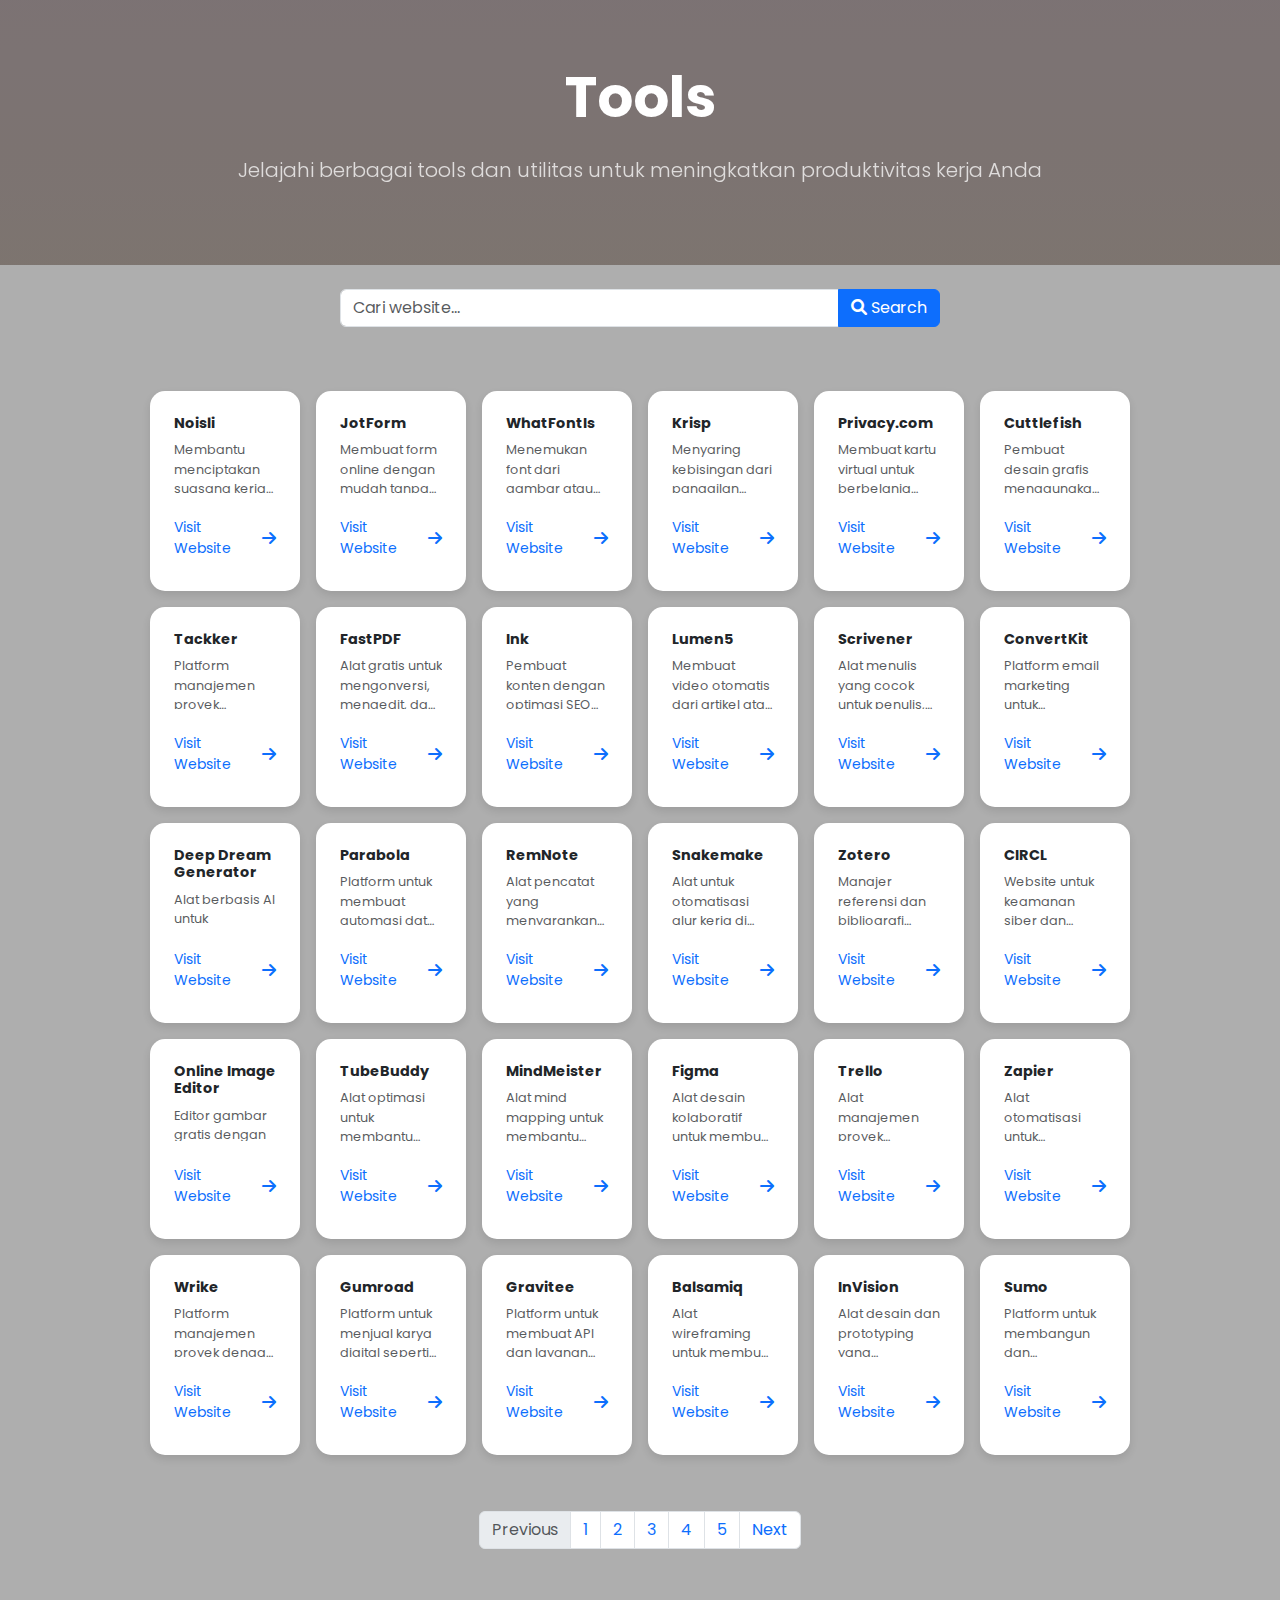
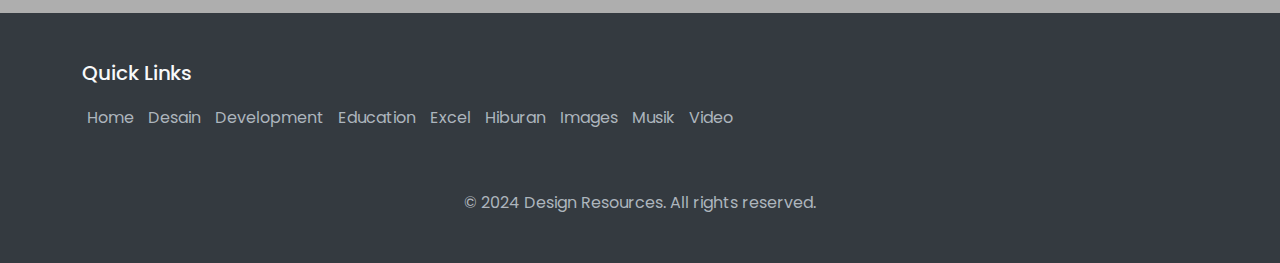
<file: tools/index.html>
<!DOCTYPE html>
<html lang="en">
  <head>
    <meta charset="UTF-8" />
    <meta name="viewport" content="width=device-width, initial-scale=1.0" />
    <title>Tools</title>
    <link
      href="https://cdn.jsdelivr.net/npm/bootstrap@5.3.2/dist/css/bootstrap.min.css"
      rel="stylesheet"
    />
    <link
      href="https://cdnjs.cloudflare.com/ajax/libs/font-awesome/6.0.0/css/all.min.css"
      rel="stylesheet"
    />
    <!-- Google Fonts -->
    <link rel="preconnect" href="https://fonts.googleapis.com" />
    <link rel="preconnect" href="https://fonts.gstatic.com" crossorigin />
    <link
      href="https://fonts.googleapis.com/css2?family=Poppins:wght@300;400;500;600;700&display=swap"
      rel="stylesheet"
    />
    <!-- link CSS -->
    <link rel="stylesheet" href="style.css" />
  </head>
  <body>
    <!-- Header -->
    <header class="text-white text-center">
      <div class="container">
        <h1 class="display-4 fw-bold mb-4">Tools</h1>
        <p class="lead opacity-75">
          Jelajahi berbagai tools dan utilitas untuk meningkatkan produktivitas
          kerja Anda
        </p>
      </div>
    </header>
    <!-- Search Box -->
    <!-- Add below header -->
    <form
      class="d-flex justify-content-center my-4"
      role="search"
      onsubmit="event.preventDefault();"
    >
      <div class="input-group w-50">
        <input
          type="search"
          class="form-control"
          placeholder="Cari website..."
          aria-label="Search"
          oninput="searchWebsites()"
        />
        <button
          class="btn btn-primary"
          type="button"
          onclick="searchWebsites()"
        >
          <i class="fas fa-search"></i> Search
        </button>
      </div>
    </form>
    <!-- Main Content -->
    <main class="container py-4">
      <div class="row g-2d d-flex flex-row flex-wrap justify-content-center">
        <!-- Card 1 -->
        <div class="col-6 col-md-3 col-lg-2">
          <a href="https://www.noisli.com" class="card-wrapper" target="_blank">
            <div class="card mh-100%">
              <div class="card-body p-4">
                <h6 class="card-title fw-bold mb-2">Noisli</h6>
                <p class="card-text text-muted small">
                  Membantu menciptakan suasana kerja yang lebih produktif dengan
                  suara latar yang menenangkan.
                </p>
                <div
                  class="d-flex align-items-center justify-content-between mt-2 mb-2"
                >
                  <span class="text-primary small">Visit Website</span>
                  <i class="fas fa-arrow-right arrow text-primary"></i>
                </div>
              </div>
            </div>
          </a>
        </div>

        <!-- Card 2 -->
        <div class="col-6 col-md-3 col-lg-2">
          <a
            href="https://www.jotform.com"
            class="card-wrapper"
            target="_blank"
          >
            <div class="card mh-100%">
              <div class="card-body p-4">
                <h6 class="card-title fw-bold mb-2">JotForm</h6>
                <p class="card-text text-muted small">
                  Membuat form online dengan mudah tanpa coding.
                </p>
                <div
                  class="d-flex align-items-center justify-content-between mt-2 mb-2"
                >
                  <span class="text-primary small">Visit Website</span>
                  <i class="fas fa-arrow-right arrow text-primary"></i>
                </div>
              </div>
            </div>
          </a>
        </div>

        <!-- Card 3 -->
        <div class="col-6 col-md-3 col-lg-2">
          <a
            href="https://www.whatfontis.com"
            class="card-wrapper"
            target="_blank"
          >
            <div class="card mh-100%">
              <div class="card-body p-4">
                <h6 class="card-title fw-bold mb-2">WhatFontIs</h6>
                <p class="card-text text-muted small">
                  Menemukan font dari gambar atau situs web.
                </p>
                <div
                  class="d-flex align-items-center justify-content-between mt-2 mb-2"
                >
                  <span class="text-primary small">Visit Website</span>
                  <i class="fas fa-arrow-right arrow text-primary"></i>
                </div>
              </div>
            </div>
          </a>
        </div>

        <!-- Card 4 -->
        <div class="col-6 col-md-3 col-lg-2">
          <a href="https://krisp.ai" class="card-wrapper" target="_blank">
            <div class="card mh-100%">
              <div class="card-body p-4">
                <h6 class="card-title fw-bold mb-2">Krisp</h6>
                <p class="card-text text-muted small">
                  Menyaring kebisingan dari panggilan suara atau video.
                </p>
                <div
                  class="d-flex align-items-center justify-content-between mt-2 mb-2"
                >
                  <span class="text-primary small">Visit Website</span>
                  <i class="fas fa-arrow-right arrow text-primary"></i>
                </div>
              </div>
            </div>
          </a>
        </div>

        <!-- Card 5 -->
        <div class="col-6 col-md-3 col-lg-2">
          <a
            href="https://www.privacy.com"
            class="card-wrapper"
            target="_blank"
          >
            <div class="card mh-100%">
              <div class="card-body p-4">
                <h6 class="card-title fw-bold mb-2">Privacy.com</h6>
                <p class="card-text text-muted small">
                  Membuat kartu virtual untuk berbelanja online dengan lebih
                  aman.
                </p>
                <div
                  class="d-flex align-items-center justify-content-between mt-2 mb-2"
                >
                  <span class="text-primary small">Visit Website</span>
                  <i class="fas fa-arrow-right arrow text-primary"></i>
                </div>
              </div>
            </div>
          </a>
        </div>

        <!-- Card 6 -->
        <div class="col-6 col-md-3 col-lg-2">
          <a
            href="https://cuttlefishapp.com"
            class="card-wrapper"
            target="_blank"
          >
            <div class="card mh-100%">
              <div class="card-body p-4">
                <h6 class="card-title fw-bold mb-2">Cuttlefish</h6>
                <p class="card-text text-muted small">
                  Pembuat desain grafis menggunakan template dengan antarmuka
                  yang sangat sederhana.
                </p>
                <div
                  class="d-flex align-items-center justify-content-between mt-2 mb-2"
                >
                  <span class="text-primary small">Visit Website</span>
                  <i class="fas fa-arrow-right arrow text-primary"></i>
                </div>
              </div>
            </div>
          </a>
        </div>

        <!-- Card 7 -->
        <div class="col-6 col-md-3 col-lg-2">
          <a
            href="https://www.tackker.com"
            class="card-wrapper"
            target="_blank"
          >
            <div class="card mh-100%">
              <div class="card-body p-4">
                <h6 class="card-title fw-bold mb-2">Tackker</h6>
                <p class="card-text text-muted small">
                  Platform manajemen proyek berbasis visual yang lebih mudah
                  diakses.
                </p>
                <div
                  class="d-flex align-items-center justify-content-between mt-2 mb-2"
                >
                  <span class="text-primary small">Visit Website</span>
                  <i class="fas fa-arrow-right arrow text-primary"></i>
                </div>
              </div>
            </div>
          </a>
        </div>

        <!-- Card 8 -->
        <div class="col-6 col-md-3 col-lg-2">
          <a href="https://fastpdf.com" class="card-wrapper" target="_blank">
            <div class="card mh-100%">
              <div class="card-body p-4">
                <h6 class="card-title fw-bold mb-2">FastPDF</h6>
                <p class="card-text text-muted small">
                  Alat gratis untuk mengonversi, mengedit, dan menggabungkan
                  PDF.
                </p>
                <div
                  class="d-flex align-items-center justify-content-between mt-2 mb-2"
                >
                  <span class="text-primary small">Visit Website</span>
                  <i class="fas fa-arrow-right arrow text-primary"></i>
                </div>
              </div>
            </div>
          </a>
        </div>

        <!-- Card 9 -->
        <div class="col-6 col-md-3 col-lg-2">
          <a href="https://inkforall.com" class="card-wrapper" target="_blank">
            <div class="card mh-100%">
              <div class="card-body p-4">
                <h6 class="card-title fw-bold mb-2">Ink</h6>
                <p class="card-text text-muted small">
                  Pembuat konten dengan optimasi SEO berbasis AI untuk
                  meningkatkan visibilitas di mesin pencari.
                </p>
                <div
                  class="d-flex align-items-center justify-content-between mt-2 mb-2"
                >
                  <span class="text-primary small">Visit Website</span>
                  <i class="fas fa-arrow-right arrow text-primary"></i>
                </div>
              </div>
            </div>
          </a>
        </div>

        <!-- Card 10 -->
        <div class="col-6 col-md-3 col-lg-2">
          <a href="https://www.lumen5.com" class="card-wrapper" target="_blank">
            <div class="card mh-100%">
              <div class="card-body p-4">
                <h6 class="card-title fw-bold mb-2">Lumen5</h6>
                <p class="card-text text-muted small">
                  Membuat video otomatis dari artikel atau teks dengan bantuan
                  AI.
                </p>
                <div
                  class="d-flex align-items-center justify-content-between mt-2 mb-2"
                >
                  <span class="text-primary small">Visit Website</span>
                  <i class="fas fa-arrow-right arrow text-primary"></i>
                </div>
              </div>
            </div>
          </a>
        </div>

        <!-- Card 11 -->
        <div class="col-6 col-md-3 col-lg-2">
          <a
            href="https://www.scrivenerapp.com"
            class="card-wrapper"
            target="_blank"
          >
            <div class="card mh-100%">
              <div class="card-body p-4">
                <h6 class="card-title fw-bold mb-2">Scrivener</h6>
                <p class="card-text text-muted small">
                  Alat menulis yang cocok untuk penulis, memungkinkan penataan
                  dan penulisan proyek besar.
                </p>
                <div
                  class="d-flex align-items-center justify-content-between mt-2 mb-2"
                >
                  <span class="text-primary small">Visit Website</span>
                  <i class="fas fa-arrow-right arrow text-primary"></i>
                </div>
              </div>
            </div>
          </a>
        </div>

        <!-- Card 12 -->
        <div class="col-6 col-md-3 col-lg-2">
          <a
            href="https://app.convertkit.com"
            class="card-wrapper"
            target="_blank"
          >
            <div class="card mh-100%">
              <div class="card-body p-4">
                <h6 class="card-title fw-bold mb-2">ConvertKit</h6>
                <p class="card-text text-muted small">
                  Platform email marketing untuk mengelola daftar email dan
                  mengirimkan kampanye.
                </p>
                <div
                  class="d-flex align-items-center justify-content-between mt-2 mb-2"
                >
                  <span class="text-primary small">Visit Website</span>
                  <i class="fas fa-arrow-right arrow text-primary"></i>
                </div>
              </div>
            </div>
          </a>
        </div>

        <!-- Card 13 -->
        <div class="col-6 col-md-3 col-lg-2">
          <a
            href="https://deepdreamgenerator.com"
            class="card-wrapper"
            target="_blank"
          >
            <div class="card mh-100%">
              <div class="card-body p-4">
                <h6 class="card-title fw-bold mb-2">Deep Dream Generator</h6>
                <p class="card-text text-muted small">
                  Alat berbasis AI untuk menciptakan karya seni dari gambar
                  dengan efek surreal.
                </p>
                <div
                  class="d-flex align-items-center justify-content-between mt-2 mb-2"
                >
                  <span class="text-primary small">Visit Website</span>
                  <i class="fas fa-arrow-right arrow text-primary"></i>
                </div>
              </div>
            </div>
          </a>
        </div>

        <!-- Card 14 -->
        <div class="col-6 col-md-3 col-lg-2">
          <a
            href="https://www.parabola.io"
            class="card-wrapper"
            target="_blank"
          >
            <div class="card mh-100%">
              <div class="card-body p-4">
                <h6 class="card-title fw-bold mb-2">Parabola</h6>
                <p class="card-text text-muted small">
                  Platform untuk membuat automasi data tanpa perlu coding.
                </p>
                <div
                  class="d-flex align-items-center justify-content-between mt-2 mb-2"
                >
                  <span class="text-primary small">Visit Website</span>
                  <i class="fas fa-arrow-right arrow text-primary"></i>
                </div>
              </div>
            </div>
          </a>
        </div>

        <!-- Card 15 -->
        <div class="col-6 col-md-3 col-lg-2">
          <a href="https://www.remnote.io" class="card-wrapper" target="_blank">
            <div class="card mh-100%">
              <div class="card-body p-4">
                <h6 class="card-title fw-bold mb-2">RemNote</h6>
                <p class="card-text text-muted small">
                  Alat pencatat yang menyarankan teknik belajar berbasis
                  flashcards.
                </p>
                <div
                  class="d-flex align-items-center justify-content-between mt-2 mb-2"
                >
                  <span class="text-primary small">Visit Website</span>
                  <i class="fas fa-arrow-right arrow text-primary"></i>
                </div>
              </div>
            </div>
          </a>
        </div>

        <!-- Card 16 -->
        <div class="col-6 col-md-3 col-lg-2">
          <a
            href="https://www.snakemake.org"
            class="card-wrapper"
            target="_blank"
          >
            <div class="card mh-100%">
              <div class="card-body p-4">
                <h6 class="card-title fw-bold mb-2">Snakemake</h6>
                <p class="card-text text-muted small">
                  Alat untuk otomatisasi alur kerja di bidang data sains dan
                  bioinformatika.
                </p>
                <div
                  class="d-flex align-items-center justify-content-between mt-2 mb-2"
                >
                  <span class="text-primary small">Visit Website</span>
                  <i class="fas fa-arrow-right arrow text-primary"></i>
                </div>
              </div>
            </div>
          </a>
        </div>

        <!-- Card 17 -->
        <div class="col-6 col-md-3 col-lg-2">
          <a href="https://www.zotero.org" class="card-wrapper" target="_blank">
            <div class="card mh-100%">
              <div class="card-body p-4">
                <h6 class="card-title fw-bold mb-2">Zotero</h6>
                <p class="card-text text-muted small">
                  Manajer referensi dan bibliografi untuk penelitian akademik.
                </p>
                <div
                  class="d-flex align-items-center justify-content-between mt-2 mb-2"
                >
                  <span class="text-primary small">Visit Website</span>
                  <i class="fas fa-arrow-right arrow text-primary"></i>
                </div>
              </div>
            </div>
          </a>
        </div>

        <!-- Card 18 -->
        <div class="col-6 col-md-3 col-lg-2">
          <a href="https://www.circl.lu" class="card-wrapper" target="_blank">
            <div class="card mh-100%">
              <div class="card-body p-4">
                <h6 class="card-title fw-bold mb-2">CIRCL</h6>
                <p class="card-text text-muted small">
                  Website untuk keamanan siber dan berbagai alat keamanan
                  digital lainnya.
                </p>
                <div
                  class="d-flex align-items-center justify-content-between mt-2 mb-2"
                >
                  <span class="text-primary small">Visit Website</span>
                  <i class="fas fa-arrow-right arrow text-primary"></i>
                </div>
              </div>
            </div>
          </a>
        </div>

        <!-- Card 19 -->
        <div class="col-6 col-md-3 col-lg-2">
          <a
            href="https://www.online-image-editor.com"
            class="card-wrapper"
            target="_blank"
          >
            <div class="card mh-100%">
              <div class="card-body p-4">
                <h6 class="card-title fw-bold mb-2">Online Image Editor</h6>
                <p class="card-text text-muted small">
                  Editor gambar gratis dengan banyak fitur untuk mengedit gambar
                  secara online.
                </p>
                <div
                  class="d-flex align-items-center justify-content-between mt-2 mb-2"
                >
                  <span class="text-primary small">Visit Website</span>
                  <i class="fas fa-arrow-right arrow text-primary"></i>
                </div>
              </div>
            </div>
          </a>
        </div>

        <!-- Card 20 -->
        <div class="col-6 col-md-3 col-lg-2">
          <a
            href="https://www.tubebuddy.com"
            class="card-wrapper"
            target="_blank"
          >
            <div class="card mh-100%">
              <div class="card-body p-4">
                <h6 class="card-title fw-bold mb-2">TubeBuddy</h6>
                <p class="card-text text-muted small">
                  Alat optimasi untuk membantu pengelola saluran YouTube
                  meningkatkan performa dan SEO video.
                </p>
                <div
                  class="d-flex align-items-center justify-content-between mt-2 mb-2"
                >
                  <span class="text-primary small">Visit Website</span>
                  <i class="fas fa-arrow-right arrow text-primary"></i>
                </div>
              </div>
            </div>
          </a>
        </div>

        <!-- Card 21 -->
        <div class="col-6 col-md-3 col-lg-2">
          <a
            href="https://www.mindmeister.com"
            class="card-wrapper"
            target="_blank"
          >
            <div class="card mh-100%">
              <div class="card-body p-4">
                <h6 class="card-title fw-bold mb-2">MindMeister</h6>
                <p class="card-text text-muted small">
                  Alat mind mapping untuk membantu merencanakan dan
                  mengorganisir ide-ide.
                </p>
                <div
                  class="d-flex align-items-center justify-content-between mt-2 mb-2"
                >
                  <span class="text-primary small">Visit Website</span>
                  <i class="fas fa-arrow-right arrow text-primary"></i>
                </div>
              </div>
            </div>
          </a>
        </div>

        <!-- Card 22 -->
        <div class="col-6 col-md-3 col-lg-2">
          <a href="https://www.figma.com" class="card-wrapper" target="_blank">
            <div class="card mh-100%">
              <div class="card-body p-4">
                <h6 class="card-title fw-bold mb-2">Figma</h6>
                <p class="card-text text-muted small">
                  Alat desain kolaboratif untuk membuat prototipe dan antarmuka
                  pengguna secara real-time.
                </p>
                <div
                  class="d-flex align-items-center justify-content-between mt-2 mb-2"
                >
                  <span class="text-primary small">Visit Website</span>
                  <i class="fas fa-arrow-right arrow text-primary"></i>
                </div>
              </div>
            </div>
          </a>
        </div>

        <!-- Card 23 -->
        <div class="col-6 col-md-3 col-lg-2">
          <a href="https://www.trello.com" class="card-wrapper" target="_blank">
            <div class="card mh-100%">
              <div class="card-body p-4">
                <h6 class="card-title fw-bold mb-2">Trello</h6>
                <p class="card-text text-muted small">
                  Alat manajemen proyek berbasis papan untuk mengatur tugas dan
                  kolaborasi tim.
                </p>
                <div
                  class="d-flex align-items-center justify-content-between mt-2 mb-2"
                >
                  <span class="text-primary small">Visit Website</span>
                  <i class="fas fa-arrow-right arrow text-primary"></i>
                </div>
              </div>
            </div>
          </a>
        </div>

        <!-- Card 24 -->
        <div class="col-6 col-md-3 col-lg-2">
          <a href="https://www.zapier.com" class="card-wrapper" target="_blank">
            <div class="card mh-100%">
              <div class="card-body p-4">
                <h6 class="card-title fw-bold mb-2">Zapier</h6>
                <p class="card-text text-muted small">
                  Alat otomatisasi untuk menghubungkan aplikasi dan
                  mengotomatiskan alur kerja.
                </p>
                <div
                  class="d-flex align-items-center justify-content-between mt-2 mb-2"
                >
                  <span class="text-primary small">Visit Website</span>
                  <i class="fas fa-arrow-right arrow text-primary"></i>
                </div>
              </div>
            </div>
          </a>
        </div>

        <!-- Card 25 -->
        <div class="col-6 col-md-3 col-lg-2">
          <a href="https://www.wrike.com" class="card-wrapper" target="_blank">
            <div class="card mh-100%">
              <div class="card-body p-4">
                <h6 class="card-title fw-bold mb-2">Wrike</h6>
                <p class="card-text text-muted small">
                  Platform manajemen proyek dengan fitur pelacakan waktu, tugas,
                  dan kolaborasi tim.
                </p>
                <div
                  class="d-flex align-items-center justify-content-between mt-2 mb-2"
                >
                  <span class="text-primary small">Visit Website</span>
                  <i class="fas fa-arrow-right arrow text-primary"></i>
                </div>
              </div>
            </div>
          </a>
        </div>

        <!-- Card 26 -->
        <div class="col-6 col-md-3 col-lg-2">
          <a
            href="https://www.gumroad.com"
            class="card-wrapper"
            target="_blank"
          >
            <div class="card mh-100%">
              <div class="card-body p-4">
                <h6 class="card-title fw-bold mb-2">Gumroad</h6>
                <p class="card-text text-muted small">
                  Platform untuk menjual karya digital seperti eBook, musik, dan
                  lebih banyak lagi.
                </p>
                <div
                  class="d-flex align-items-center justify-content-between mt-2 mb-2"
                >
                  <span class="text-primary small">Visit Website</span>
                  <i class="fas fa-arrow-right arrow text-primary"></i>
                </div>
              </div>
            </div>
          </a>
        </div>

        <!-- Card 27 -->
        <div class="col-6 col-md-3 col-lg-2">
          <a
            href="https://www.gravitee.io"
            class="card-wrapper"
            target="_blank"
          >
            <div class="card mh-100%">
              <div class="card-body p-4">
                <h6 class="card-title fw-bold mb-2">Gravitee</h6>
                <p class="card-text text-muted small">
                  Platform untuk membuat API dan layanan untuk pengelolaan dan
                  integrasi aplikasi.
                </p>
                <div
                  class="d-flex align-items-center justify-content-between mt-2 mb-2"
                >
                  <span class="text-primary small">Visit Website</span>
                  <i class="fas fa-arrow-right arrow text-primary"></i>
                </div>
              </div>
            </div>
          </a>
        </div>

        <!-- Card 28 -->
        <div class="col-6 col-md-3 col-lg-2">
          <a
            href="https://www.balsamiq.com"
            class="card-wrapper"
            target="_blank"
          >
            <div class="card mh-100%">
              <div class="card-body p-4">
                <h6 class="card-title fw-bold mb-2">Balsamiq</h6>
                <p class="card-text text-muted small">
                  Alat wireframing untuk membuat prototipe aplikasi dan website
                  dengan cepat.
                </p>
                <div
                  class="d-flex align-items-center justify-content-between mt-2 mb-2"
                >
                  <span class="text-primary small">Visit Website</span>
                  <i class="fas fa-arrow-right arrow text-primary"></i>
                </div>
              </div>
            </div>
          </a>
        </div>

        <!-- Card 29 -->
        <div class="col-6 col-md-3 col-lg-2">
          <a
            href="https://www.invisionapp.com"
            class="card-wrapper"
            target="_blank"
          >
            <div class="card mh-100%">
              <div class="card-body p-4">
                <h6 class="card-title fw-bold mb-2">InVision</h6>
                <p class="card-text text-muted small">
                  Alat desain dan prototyping yang memungkinkan kolaborasi tim
                  dalam proyek desain UI/UX.
                </p>
                <div
                  class="d-flex align-items-center justify-content-between mt-2 mb-2"
                >
                  <span class="text-primary small">Visit Website</span>
                  <i class="fas fa-arrow-right arrow text-primary"></i>
                </div>
              </div>
            </div>
          </a>
        </div>

        <!-- Card 30 -->
        <div class="col-6 col-md-3 col-lg-2">
          <a href="https://www.sumo.com" class="card-wrapper" target="_blank">
            <div class="card mh-100%">
              <div class="card-body p-4">
                <h6 class="card-title fw-bold mb-2">Sumo</h6>
                <p class="card-text text-muted small">
                  Platform untuk membangun dan mempercepat pertumbuhan email dan
                  penjualan bagi bisnis kecil.
                </p>
                <div
                  class="d-flex align-items-center justify-content-between mt-2 mb-2"
                >
                  <span class="text-primary small">Visit Website</span>
                  <i class="fas fa-arrow-right arrow text-primary"></i>
                </div>
              </div>
            </div>
          </a>
        </div>
      </div>
    </main>

    <!-- page nations -->
    <nav aria-label="Page navigation example">
      <ul class="pagination justify-content-center mt-3">
        <li class="page-item disabled">
          <a class="page-link">Previous</a>
        </li>
        <li class="page-item"><a class="page-link" href="#">1</a></li>
        <li class="page-item"><a class="page-link" href="#">2</a></li>
        <li class="page-item"><a class="page-link" href="#">3</a></li>
        <li class="page-item"><a class="page-link" href="#">4</a></li>
        <li class="page-item"><a class="page-link" href="#">5</a></li>
        <li class="page-item">
          <a class="page-link" href="#">Next</a>
        </li>
      </ul>
    </nav>

    <!-- Footer -->
    <footer class="footer">
      <div class="container">
        <div class="footer-content">
          <!-- Quick Links -->
          <div class="footer-section">
            <h5>Quick Links</h5>
            <a href="..//home.html">Home</a>
            <a href="../design/index.html">Desain</a>
            <a href="../developments/index.html">Development</a>
            <a href="../education/index.html">Education</a>
            <a href="../exel/index.html">Excel</a>
            <a href="../hiburan/index.html">Hiburan</a>
            <a href="../images/index.html">Images</a>
            <a href="../musik/index.html">Musik</a>
            <a href="../video/index.html">Video</a>
          </div>

          <!-- Social Links -->
        </div>
        <!-- Copyright -->
        <div class="footer-bottom">
          <p>&copy; 2024 Design Resources. All rights reserved.</p>
        </div>
      </div>
    </footer>
    <script src="script.js"></script>

    <script src="https://cdn.jsdelivr.net/npm/bootstrap@5.3.2/dist/js/bootstrap.bundle.min.js"></script>
  </body>
</html>
</file>
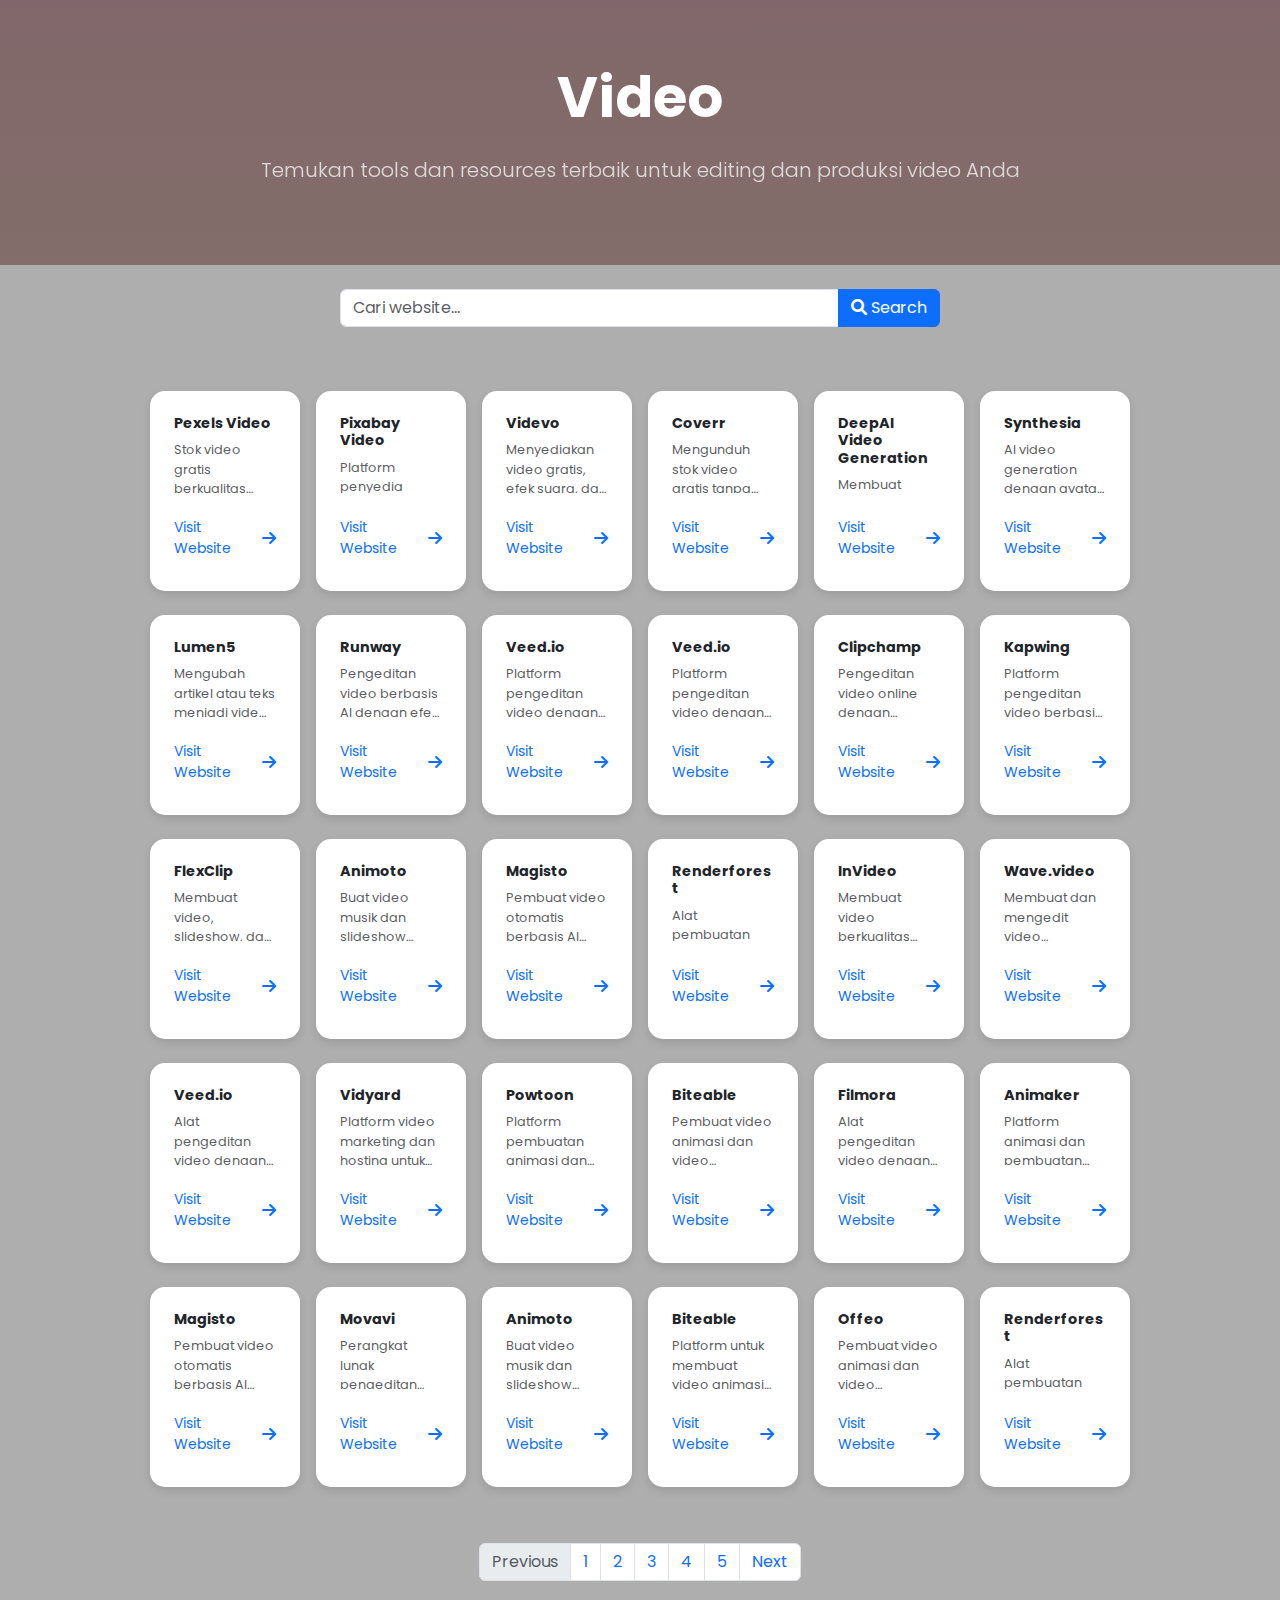
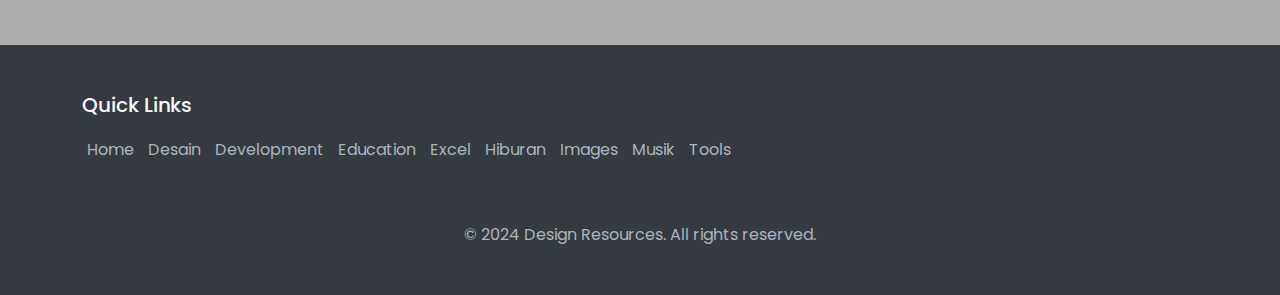
<file: video/index.html>
<!DOCTYPE html>
<html lang="en">
  <head>
    <meta charset="UTF-8" />
    <meta name="viewport" content="width=device-width, initial-scale=1.0" />
    <title>Video</title>
    <link
      href="https://cdn.jsdelivr.net/npm/bootstrap@5.3.2/dist/css/bootstrap.min.css"
      rel="stylesheet"
    />
    <link
      href="https://cdnjs.cloudflare.com/ajax/libs/font-awesome/6.0.0/css/all.min.css"
      rel="stylesheet"
    />
    <!-- Google Fonts -->
    <link rel="preconnect" href="https://fonts.googleapis.com" />
    <link rel="preconnect" href="https://fonts.gstatic.com" crossorigin />
    <link
      href="https://fonts.googleapis.com/css2?family=Poppins:wght@300;400;500;600;700&display=swap"
      rel="stylesheet"
    />
    <!-- link CSS -->
    <link rel="stylesheet" href="style.css" />
  </head>
  <body>
    <!-- Header -->
    <header class="text-white text-center">
      <div class="container">
        <h1 class="display-4 fw-bold mb-4">Video</h1>
        <p class="lead opacity-75">
          Temukan tools dan resources terbaik untuk editing dan produksi video
          Anda
        </p>
      </div>
    </header>
    <!-- Search Box -->
    <!-- Add below header -->
    <form
      class="d-flex justify-content-center my-4"
      role="search"
      onsubmit="event.preventDefault();"
    >
      <div class="input-group w-50">
        <input
          type="search"
          class="form-control"
          placeholder="Cari website..."
          aria-label="Search"
          oninput="searchWebsites()"
        />
        <button
          class="btn btn-primary"
          type="button"
          onclick="searchWebsites()"
        >
          <i class="fas fa-search"></i> Search
        </button>
      </div>
    </form>
    <!-- Main Content -->
    <main class="container py-4">
      <div class="row g-2 d-flex flex-row flex-wrap justify-content-center">
        <!-- Card 1 -->
        <div class="col-6 col-sm-6 col-md-4 col-lg-2">
          <a
            href="https://www.pexels.com/video/"
            class="card-wrapper"
            target="_blank"
          >
            <div class="card mh-100%">
              <div class="card-body p-4">
                <h6 class="card-title fw-bold mb-2">Pexels Video</h6>
                <p class="card-text text-muted small">
                  Stok video gratis berkualitas tinggi untuk berbagai kebutuhan.
                </p>
                <div
                  class="d-flex align-items-center justify-content-between mt-2 mb-2"
                >
                  <span class="text-primary small">Visit Website</span>
                  <i class="fas fa-arrow-right arrow text-primary"></i>
                </div>
              </div>
            </div>
          </a>
        </div>

        <div class="col-6 col-sm-6 col-md-4 col-lg-2">
          <a
            href="https://pixabay.com/videos/"
            class="card-wrapper"
            target="_blank"
          >
            <div class="card mh-100%">
              <div class="card-body p-4">
                <h6 class="card-title fw-bold mb-2">Pixabay Video</h6>
                <p class="card-text text-muted small">
                  Platform penyedia video gratis untuk penggunaan komersial dan
                  pribadi.
                </p>
                <div
                  class="d-flex align-items-center justify-content-between mt-2 mb-2"
                >
                  <span class="text-primary small">Visit Website</span>
                  <i class="fas fa-arrow-right arrow text-primary"></i>
                </div>
              </div>
            </div>
          </a>
        </div>

        <!-- card 2 -->
        <div class="col-6 col-sm-6 col-md-4 col-lg-2">
          <a
            href="https://www.videvo.net/"
            class="card-wrapper"
            target="_blank"
          >
            <div class="card mh-100%">
              <div class="card-body p-4">
                <h6 class="card-title fw-bold mb-2">Videvo</h6>
                <p class="card-text text-muted small">
                  Menyediakan video gratis, efek suara, dan animasi dengan
                  berbagai lisensi.
                </p>
                <div
                  class="d-flex align-items-center justify-content-between mt-2 mb-2"
                >
                  <span class="text-primary small">Visit Website</span>
                  <i class="fas fa-arrow-right arrow text-primary"></i>
                </div>
              </div>
            </div>
          </a>
        </div>

        <!-- card 3 -->
        <div class="col-6 col-sm-6 col-md-4 col-lg-2">
          <a href="https://coverr.co/" class="card-wrapper" target="_blank">
            <div class="card mh-100%">
              <div class="card-body p-4">
                <h6 class="card-title fw-bold mb-2">Coverr</h6>
                <p class="card-text text-muted small">
                  Mengunduh stok video gratis tanpa hak cipta untuk penggunaan
                  komersial dan pribadi.
                </p>
                <div
                  class="d-flex align-items-center justify-content-between mt-2 mb-2"
                >
                  <span class="text-primary small">Visit Website</span>
                  <i class="fas fa-arrow-right arrow text-primary"></i>
                </div>
              </div>
            </div>
          </a>
        </div>

        <!-- card 4 -->
        <div class="col-6 col-sm-6 col-md-4 col-lg-2">
          <a
            href="https://deepai.org/machine-learning-model/text2video"
            class="card-wrapper"
            target="_blank"
          >
            <div class="card mh-100%">
              <div class="card-body p-4">
                <h6 class="card-title fw-bold mb-2">DeepAI Video Generation</h6>
                <p class="card-text text-muted small">
                  Membuat video menggunakan AI dari teks yang diberikan.
                </p>
                <div
                  class="d-flex align-items-center justify-content-between mt-2 mb-2"
                >
                  <span class="text-primary small">Visit Website</span>
                  <i class="fas fa-arrow-right arrow text-primary"></i>
                </div>
              </div>
            </div>
          </a>
        </div>

        <!-- card 5 -->
        <div class="col-6 col-sm-6 col-md-4 col-lg-2">
          <a
            href="https://www.synthesia.io/"
            class="card-wrapper"
            target="_blank"
          >
            <div class="card mh-100%">
              <div class="card-body p-4">
                <h6 class="card-title fw-bold mb-2">Synthesia</h6>
                <p class="card-text text-muted small">
                  AI video generation dengan avatar berbicara berdasarkan teks.
                </p>
                <div
                  class="d-flex align-items-center justify-content-between mt-2 mb-2"
                >
                  <span class="text-primary small">Visit Website</span>
                  <i class="fas fa-arrow-right arrow text-primary"></i>
                </div>
              </div>
            </div>
          </a>
        </div>

        <!-- card 6 -->
        <div class="col-6 col-sm-6 col-md-4 col-lg-2">
          <a
            href="https://www.lumen5.com/"
            class="card-wrapper"
            target="_blank"
          >
            <div class="card mh-100%">
              <div class="card-body p-4">
                <h6 class="card-title fw-bold mb-2">Lumen5</h6>
                <p class="card-text text-muted small">
                  Mengubah artikel atau teks menjadi video menggunakan AI.
                </p>
                <div
                  class="d-flex align-items-center justify-content-between mt-2 mb-2"
                >
                  <span class="text-primary small">Visit Website</span>
                  <i class="fas fa-arrow-right arrow text-primary"></i>
                </div>
              </div>
            </div>
          </a>
        </div>

        <!--card 7  -->
        <div class="col-6 col-sm-6 col-md-4 col-lg-2">
          <a href="https://runwayml.com/" class="card-wrapper" target="_blank">
            <div class="card mh-100%">
              <div class="card-body p-4">
                <h6 class="card-title fw-bold mb-2">Runway</h6>
                <p class="card-text text-muted small">
                  Pengeditan video berbasis AI dengan efek dan modifikasi
                  visual.
                </p>
                <div
                  class="d-flex align-items-center justify-content-between mt-2 mb-2"
                >
                  <span class="text-primary small">Visit Website</span>
                  <i class="fas fa-arrow-right arrow text-primary"></i>
                </div>
              </div>
            </div>
          </a>
        </div>

        <!-- card 8 -->
        <div class="col-6 col-sm-6 col-md-4 col-lg-2">
          <a href="https://www.veed.io/" class="card-wrapper" target="_blank">
            <div class="card mh-100%">
              <div class="card-body p-4">
                <h6 class="card-title fw-bold mb-2">Veed.io</h6>
                <p class="card-text text-muted small">
                  Platform pengeditan video dengan fitur AI untuk pemotongan dan
                  pengeditan cepat.
                </p>
                <div
                  class="d-flex align-items-center justify-content-between mt-2 mb-2"
                >
                  <span class="text-primary small">Visit Website</span>
                  <i class="fas fa-arrow-right arrow text-primary"></i>
                </div>
              </div>
            </div>
          </a>
        </div>

        <!-- card 9 -->
        <div class="col-6 col-sm-6 col-md-4 col-lg-2">
          <a href="https://www.veed.io/" class="card-wrapper" target="_blank">
            <div class="card mh-100%">
              <div class="card-body p-4">
                <h6 class="card-title fw-bold mb-2">Veed.io</h6>
                <p class="card-text text-muted small">
                  Platform pengeditan video dengan fitur AI untuk pemotongan dan
                  pengeditan cepat.
                </p>
                <div
                  class="d-flex align-items-center justify-content-between mt-2 mb-2"
                >
                  <span class="text-primary small">Visit Website</span>
                  <i class="fas fa-arrow-right arrow text-primary"></i>
                </div>
              </div>
            </div>
          </a>
        </div>
        <!-- Card no. 10 -->

        <div class="col-6 col-sm-6 col-md-4 col-lg-2">
          <a
            href="https://www.clipchamp.com/en/"
            class="card-wrapper"
            target="_blank"
          >
            <div class="card mh-100%">
              <div class="card-body p-4">
                <h6 class="card-title fw-bold mb-2">Clipchamp</h6>
                <p class="card-text text-muted small">
                  Pengeditan video online dengan antarmuka yang sederhana.
                </p>
                <div
                  class="d-flex align-items-center justify-content-between mt-2 mb-2"
                >
                  <span class="text-primary small">Visit Website</span>
                  <i class="fas fa-arrow-right arrow text-primary"></i>
                </div>
              </div>
            </div>
          </a>
        </div>
        <!-- Card no. 11 -->

        <div class="col-6 col-sm-6 col-md-4 col-lg-2">
          <a
            href="https://www.kapwing.com/"
            class="card-wrapper"
            target="_blank"
          >
            <div class="card mh-100%">
              <div class="card-body p-4">
                <h6 class="card-title fw-bold mb-2">Kapwing</h6>
                <p class="card-text text-muted small">
                  Platform pengeditan video berbasis web untuk pembuatan video
                  cepat dan kolaborasi.
                </p>
                <div
                  class="d-flex align-items-center justify-content-between mt-2 mb-2"
                >
                  <span class="text-primary small">Visit Website</span>
                  <i class="fas fa-arrow-right arrow text-primary"></i>
                </div>
              </div>
            </div>
          </a>
        </div>
        <!-- Card no. 12 -->

        <div class="col-6 col-sm-6 col-md-4 col-lg-2">
          <a
            href="https://www.flexclip.com/"
            class="card-wrapper"
            target="_blank"
          >
            <div class="card mh-100%">
              <div class="card-body p-4">
                <h6 class="card-title fw-bold mb-2">FlexClip</h6>
                <p class="card-text text-muted small">
                  Membuat video, slideshow, dan pengeditan video dengan fitur
                  berbasis web.
                </p>
                <div
                  class="d-flex align-items-center justify-content-between mt-2 mb-2"
                >
                  <span class="text-primary small">Visit Website</span>
                  <i class="fas fa-arrow-right arrow text-primary"></i>
                </div>
              </div>
            </div>
          </a>
        </div>

        <!-- Card no. 13 -->
        <div class="col-6 col-sm-6 col-md-4 col-lg-2">
          <a
            href="https://www.animoto.com/"
            class="card-wrapper"
            target="_blank"
          >
            <div class="card mh-100%">
              <div class="card-body p-4">
                <h6 class="card-title fw-bold mb-2">Animoto</h6>
                <p class="card-text text-muted small">
                  Buat video musik dan slideshow profesional secara cepat dengan
                  drag-and-drop.
                </p>
                <div
                  class="d-flex align-items-center justify-content-between mt-2 mb-2"
                >
                  <span class="text-primary small">Visit Website</span>
                  <i class="fas fa-arrow-right arrow text-primary"></i>
                </div>
              </div>
            </div>
          </a>
        </div>

        <!-- Card no. 14 -->
        <div class="col-6 col-sm-6 col-md-4 col-lg-2">
          <a
            href="https://www.magisto.com/"
            class="card-wrapper"
            target="_blank"
          >
            <div class="card mh-100%">
              <div class="card-body p-4">
                <h6 class="card-title fw-bold mb-2">Magisto</h6>
                <p class="card-text text-muted small">
                  Pembuat video otomatis berbasis AI yang menghasilkan video
                  menarik dari klip Anda.
                </p>
                <div
                  class="d-flex align-items-center justify-content-between mt-2 mb-2"
                >
                  <span class="text-primary small">Visit Website</span>
                  <i class="fas fa-arrow-right arrow text-primary"></i>
                </div>
              </div>
            </div>
          </a>
        </div>

        <!-- Card no. 15 -->
        <div class="col-6 col-sm-6 col-md-4 col-lg-2">
          <a
            href="https://www.renderforest.com/video-maker"
            class="card-wrapper"
            target="_blank"
          >
            <div class="card mh-100%">
              <div class="card-body p-4">
                <h6 class="card-title fw-bold mb-2">Renderforest</h6>
                <p class="card-text text-muted small">
                  Alat pembuatan video, animasi, dan presentasi berbasis web.
                </p>
                <div
                  class="d-flex align-items-center justify-content-between mt-2 mb-2"
                >
                  <span class="text-primary small">Visit Website</span>
                  <i class="fas fa-arrow-right arrow text-primary"></i>
                </div>
              </div>
            </div>
          </a>
        </div>
        <!-- Card no. 16 -->

        <div class="col-6 col-sm-6 col-md-4 col-lg-2">
          <a
            href="https://www.invideo.io/"
            class="card-wrapper"
            target="_blank"
          >
            <div class="card mh-100%">
              <div class="card-body p-4">
                <h6 class="card-title fw-bold mb-2">InVideo</h6>
                <p class="card-text text-muted small">
                  Membuat video berkualitas tinggi dengan template dan alat
                  pengeditan mudah.
                </p>
                <div
                  class="d-flex align-items-center justify-content-between mt-2 mb-2"
                >
                  <span class="text-primary small">Visit Website</span>
                  <i class="fas fa-arrow-right arrow text-primary"></i>
                </div>
              </div>
            </div>
          </a>
        </div>
        <!-- Card no. 17 -->

        <div class="col-6 col-sm-6 col-md-4 col-lg-2">
          <a
            href="https://www.wave.video/"
            class="card-wrapper"
            target="_blank"
          >
            <div class="card mh-100%">
              <div class="card-body p-4">
                <h6 class="card-title fw-bold mb-2">Wave.video</h6>
                <p class="card-text text-muted small">
                  Membuat dan mengedit video berkualitas tinggi dengan fitur
                  kolaboratif.
                </p>
                <div
                  class="d-flex align-items-center justify-content-between mt-2 mb-2"
                >
                  <span class="text-primary small">Visit Website</span>
                  <i class="fas fa-arrow-right arrow text-primary"></i>
                </div>
              </div>
            </div>
          </a>
        </div>
        <!-- Card no. 18 -->
        <div class="col-6 col-sm-6 col-md-4 col-lg-2">
          <a href="https://www.veed.io/" class="card-wrapper" target="_blank">
            <div class="card mh-100%">
              <div class="card-body p-4">
                <h6 class="card-title fw-bold mb-2">Veed.io</h6>
                <p class="card-text text-muted small">
                  Alat pengeditan video dengan fitur AI untuk pemotongan dan
                  pengeditan cepat.
                </p>
                <div
                  class="d-flex align-items-center justify-content-between mt-2 mb-2"
                >
                  <span class="text-primary small">Visit Website</span>
                  <i class="fas fa-arrow-right arrow text-primary"></i>
                </div>
              </div>
            </div>
          </a>
        </div>
        <!-- Card no. 19 -->

        <div class="col-6 col-sm-6 col-md-4 col-lg-2">
          <a
            href="https://www.vidyard.com/"
            class="card-wrapper"
            target="_blank"
          >
            <div class="card mh-100%">
              <div class="card-body p-4">
                <h6 class="card-title fw-bold mb-2">Vidyard</h6>
                <p class="card-text text-muted small">
                  Platform video marketing dan hosting untuk meningkatkan
                  interaksi dan konversi.
                </p>
                <div
                  class="d-flex align-items-center justify-content-between mt-2 mb-2"
                >
                  <span class="text-primary small">Visit Website</span>
                  <i class="fas fa-arrow-right arrow text-primary"></i>
                </div>
              </div>
            </div>
          </a>
        </div>

        <!-- Card no. 20 -->
        <div class="col-6 col-sm-6 col-md-4 col-lg-2">
          <a
            href="https://www.powtoon.com/"
            class="card-wrapper"
            target="_blank"
          >
            <div class="card mh-100%">
              <div class="card-body p-4">
                <h6 class="card-title fw-bold mb-2">Powtoon</h6>
                <p class="card-text text-muted small">
                  Platform pembuatan animasi dan video presentasi profesional
                  dengan mudah.
                </p>
                <div
                  class="d-flex align-items-center justify-content-between mt-2 mb-2"
                >
                  <span class="text-primary small">Visit Website</span>
                  <i class="fas fa-arrow-right arrow text-primary"></i>
                </div>
              </div>
            </div>
          </a>
        </div>

        <!-- Card no. 21 -->
        <div class="col-6 col-sm-6 col-md-4 col-lg-2">
          <a
            href="https://www.biteable.com/"
            class="card-wrapper"
            target="_blank"
          >
            <div class="card mh-100%">
              <div class="card-body p-4">
                <h6 class="card-title fw-bold mb-2">Biteable</h6>
                <p class="card-text text-muted small">
                  Pembuat video animasi dan video perusahaan dengan template
                  siap pakai.
                </p>
                <div
                  class="d-flex align-items-center justify-content-between mt-2 mb-2"
                >
                  <span class="text-primary small">Visit Website</span>
                  <i class="fas fa-arrow-right arrow text-primary"></i>
                </div>
              </div>
            </div>
          </a>
        </div>

        <!-- Card no. 22 -->
        <div class="col-6 col-sm-6 col-md-4 col-lg-2">
          <a
            href="https://www.filmora.wondershare.com/"
            class="card-wrapper"
            target="_blank"
          >
            <div class="card mh-100%">
              <div class="card-body p-4">
                <h6 class="card-title fw-bold mb-2">Filmora</h6>
                <p class="card-text text-muted small">
                  Alat pengeditan video dengan banyak efek, transisi, dan
                  template.
                </p>
                <div
                  class="d-flex align-items-center justify-content-between mt-2 mb-2"
                >
                  <span class="text-primary small">Visit Website</span>
                  <i class="fas fa-arrow-right arrow text-primary"></i>
                </div>
              </div>
            </div>
          </a>
        </div>
        <!-- Card no. 23 -->

        <div class="col-6 col-sm-6 col-md-4 col-lg-2">
          <a
            href="https://www.animaker.com/"
            class="card-wrapper"
            target="_blank"
          >
            <div class="card mh-100%">
              <div class="card-body p-4">
                <h6 class="card-title fw-bold mb-2">Animaker</h6>
                <p class="card-text text-muted small">
                  Platform animasi dan pembuatan video dengan berbagai template.
                </p>
                <div
                  class="d-flex align-items-center justify-content-between mt-2 mb-2"
                >
                  <span class="text-primary small">Visit Website</span>
                  <i class="fas fa-arrow-right arrow text-primary"></i>
                </div>
              </div>
            </div>
          </a>
        </div>
        <!-- Card no. 24 -->

        <div class="col-6 col-sm-6 col-md-4 col-lg-2">
          <a
            href="https://www.magisto.com/"
            class="card-wrapper"
            target="_blank"
          >
            <div class="card mh-100%">
              <div class="card-body p-4">
                <h6 class="card-title fw-bold mb-2">Magisto</h6>
                <p class="card-text text-muted small">
                  Pembuat video otomatis berbasis AI yang menghasilkan video
                  menarik dari klip Anda.
                </p>
                <div
                  class="d-flex align-items-center justify-content-between mt-2 mb-2"
                >
                  <span class="text-primary small">Visit Website</span>
                  <i class="fas fa-arrow-right arrow text-primary"></i>
                </div>
              </div>
            </div>
          </a>
        </div>
        <!-- Card no. 25 -->

        <div class="col-6 col-sm-6 col-md-4 col-lg-2">
          <a
            href="https://www.movavi.com/"
            class="card-wrapper"
            target="_blank"
          >
            <div class="card mh-100%">
              <div class="card-body p-4">
                <h6 class="card-title fw-bold mb-2">Movavi</h6>
                <p class="card-text text-muted small">
                  Perangkat lunak pengeditan video untuk membuat video menarik
                  dengan alat canggih.
                </p>
                <div
                  class="d-flex align-items-center justify-content-between mt-2 mb-2"
                >
                  <span class="text-primary small">Visit Website</span>
                  <i class="fas fa-arrow-right arrow text-primary"></i>
                </div>
              </div>
            </div>
          </a>
        </div>
        <!-- Card no. 26 -->

        <div class="col-6 col-sm-6 col-md-4 col-lg-2">
          <a
            href="https://www.animoto.com/"
            class="card-wrapper"
            target="_blank"
          >
            <div class="card mh-100%">
              <div class="card-body p-4">
                <h6 class="card-title fw-bold mb-2">Animoto</h6>
                <p class="card-text text-muted small">
                  Buat video musik dan slideshow profesional secara cepat dengan
                  drag-and-drop.
                </p>
                <div
                  class="d-flex align-items-center justify-content-between mt-2 mb-2"
                >
                  <span class="text-primary small">Visit Website</span>
                  <i class="fas fa-arrow-right arrow text-primary"></i>
                </div>
              </div>
            </div>
          </a>
        </div>
        <!-- Card no. 27 -->

        <div class="col-6 col-sm-6 col-md-4 col-lg-2">
          <a
            href="https://www.biteable.com/"
            class="card-wrapper"
            target="_blank"
          >
            <div class="card mh-100%">
              <div class="card-body p-4">
                <h6 class="card-title fw-bold mb-2">Biteable</h6>
                <p class="card-text text-muted small">
                  Platform untuk membuat video animasi dan video untuk keperluan
                  pemasaran.
                </p>
                <div
                  class="d-flex align-items-center justify-content-between mt-2 mb-2"
                >
                  <span class="text-primary small">Visit Website</span>
                  <i class="fas fa-arrow-right arrow text-primary"></i>
                </div>
              </div>
            </div>
          </a>
        </div>
        <!-- Card no. 28 -->

        <div class="col-6 col-sm-6 col-md-4 col-lg-2">
          <a href="https://www.offeo.com/" class="card-wrapper" target="_blank">
            <div class="card mh-100%">
              <div class="card-body p-4">
                <h6 class="card-title fw-bold mb-2">Offeo</h6>
                <p class="card-text text-muted small">
                  Pembuat video animasi dan video pemasaran dengan antarmuka
                  yang sederhana.
                </p>
                <div
                  class="d-flex align-items-center justify-content-between mt-2 mb-2"
                >
                  <span class="text-primary small">Visit Website</span>
                  <i class="fas fa-arrow-right arrow text-primary"></i>
                </div>
              </div>
            </div>
          </a>
        </div>
        <!-- Card no. 29 -->

        <div class="col-6 col-sm-6 col-md-4 col-lg-2">
          <a
            href="https://www.renderforest.com/video-maker"
            class="card-wrapper"
            target="_blank"
          >
            <div class="card mh-100%">
              <div class="card-body p-4">
                <h6 class="card-title fw-bold mb-2">Renderforest</h6>
                <p class="card-text text-muted small">
                  Alat pembuatan video dan animasi berkualitas tinggi berbasis
                  web.
                </p>
                <div
                  class="d-flex align-items-center justify-content-between mt-2 mb-2"
                >
                  <span class="text-primary small">Visit Website</span>
                  <i class="fas fa-arrow-right arrow text-primary"></i>
                </div>
              </div>
            </div>
          </a>
        </div>
        <!-- Card no. 30 -->
      </div>
    </main>

    <!-- page nations -->
    <nav aria-label="Page navigation example">
      <ul class="pagination justify-content-center mt-3">
        <li class="page-item disabled">
          <a class="page-link">Previous</a>
        </li>
        <li class="page-item"><a class="page-link" href="#">1</a></li>
        <li class="page-item"><a class="page-link" href="#">2</a></li>
        <li class="page-item"><a class="page-link" href="#">3</a></li>
        <li class="page-item"><a class="page-link" href="#">4</a></li>
        <li class="page-item"><a class="page-link" href="#">5</a></li>
        <li class="page-item">
          <a class="page-link" href="#">Next</a>
        </li>
      </ul>
    </nav>

    <!-- Footer -->
    <footer class="footer">
      <div class="container">
        <div class="footer-content">
          <!-- Quick Links -->
          <div class="footer-section">
            <h5>Quick Links</h5>
            <a href="..//home.html">Home</a>
            <a href="../design/index.html">Desain</a>
            <a href="../developments/index.html">Development</a>
            <a href="../education/index.html">Education</a>
            <a href="../exel/index.html">Excel</a>
            <a href="../hiburan/index.html">Hiburan</a>
            <a href="../images/index.html">Images</a>
            <a href="../musik/index.html">Musik</a>
            <a href="../tools/index.html">Tools</a>
          </div>

          <!-- Social Links -->
        </div>
        <!-- Copyright -->
        <div class="footer-bottom">
          <p>&copy; 2024 Design Resources. All rights reserved.</p>
        </div>
      </div>
    </footer>
    <script src="script.js"></script>

    <script src="https://cdn.jsdelivr.net/npm/bootstrap@5.3.2/dist/js/bootstrap.bundle.min.js"></script>
  </body>
</html>
</file>
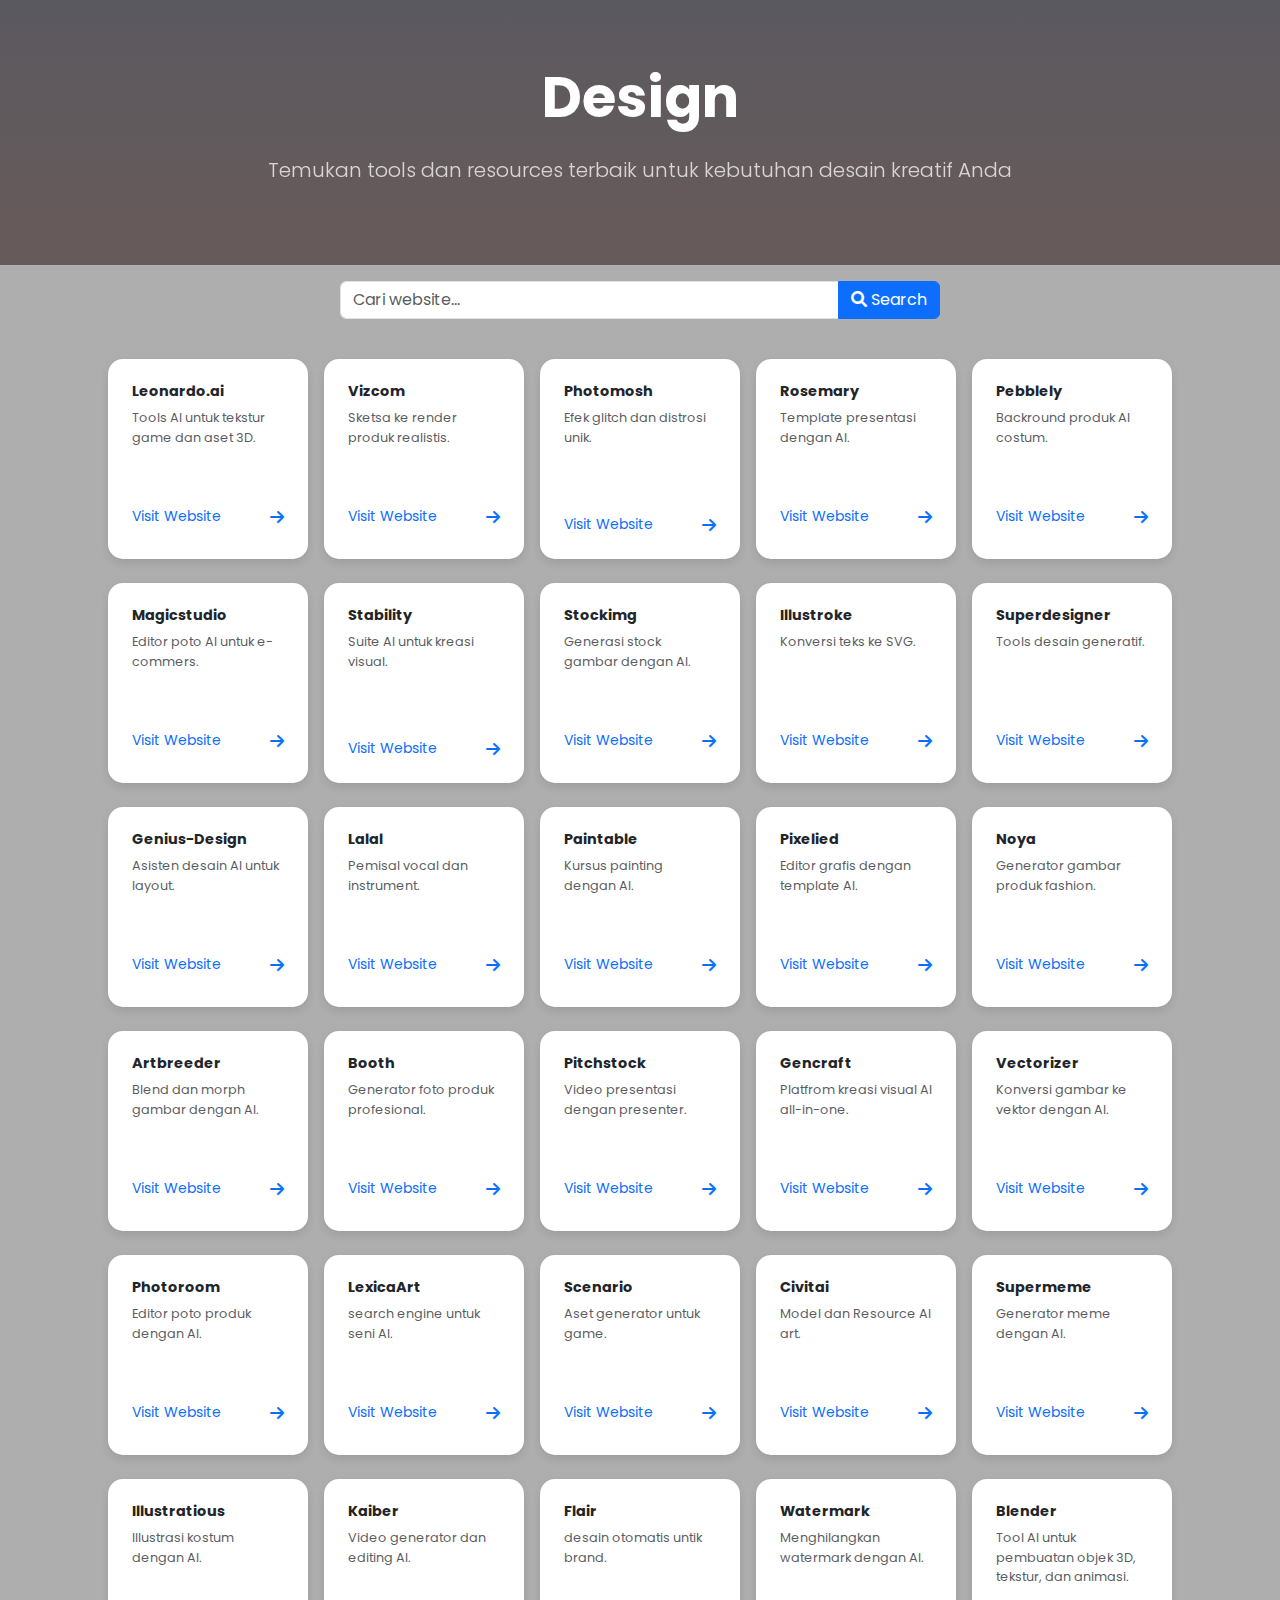
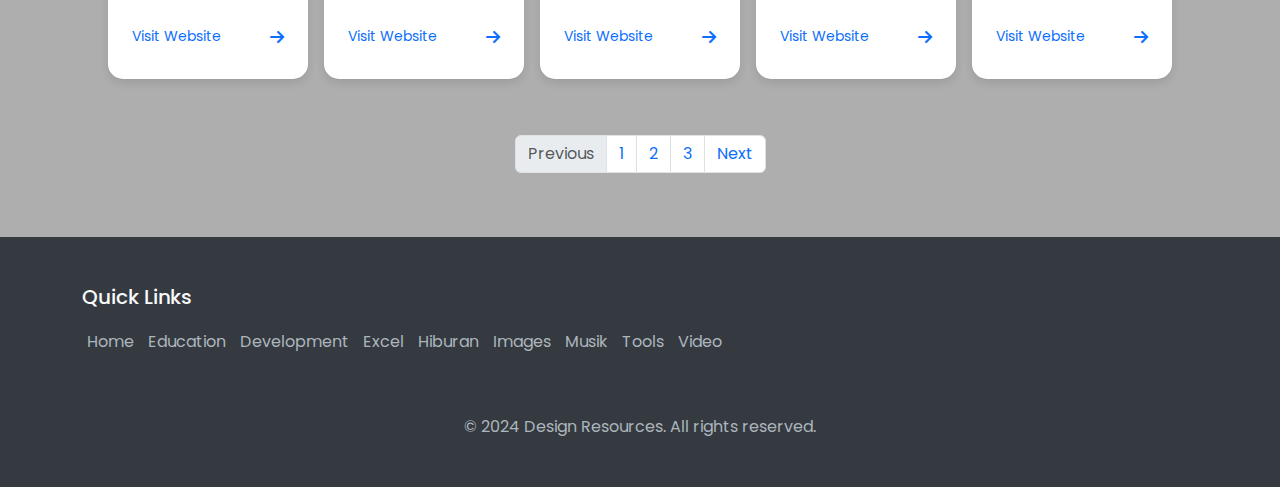
<file: design/page-2/index.html>
<!DOCTYPE html>
<html lang="en">
  <head>
    <meta charset="UTF-8" />
    <meta name="viewport" content="width=device-width, initial-scale=1.0" />
    <title>Design</title>
    <link
      href="https://cdn.jsdelivr.net/npm/bootstrap@5.3.2/dist/css/bootstrap.min.css"
      rel="stylesheet"
    />
    <link
      href="https://cdnjs.cloudflare.com/ajax/libs/font-awesome/6.0.0/css/all.min.css"
      rel="stylesheet"
    />
    <!-- Google Fonts -->
    <link rel="preconnect" href="https://fonts.googleapis.com" />
    <link rel="preconnect" href="https://fonts.gstatic.com" crossorigin />
    <link
      href="https://fonts.googleapis.com/css2?family=Poppins:wght@300;400;500;600;700&display=swap"
      rel="stylesheet"
    />
    <!-- link CSS -->
    <link rel="stylesheet" href="style.css" />
  </head>
  <body>
    <!-- Header -->
    <header class="text-white text-center">
      <div class="container">
        <h1 class="display-4 fw-bold mb-4">Design</h1>
        <p class="lead opacity-75">
          Temukan tools dan resources terbaik untuk kebutuhan desain kreatif
          Anda
        </p>
      </div>
    </header>
    <!-- Search Box -->
    <!-- Update search form -->
    <form
      class="d-flex justify-content-center"
      role="search"
      onsubmit="event.preventDefault();"
    >
      <div class="input-group w-50 mt-3">
        <input
          type="search"
          class="form-control"
          placeholder="Cari website..."
          aria-label="Search"
          oninput="searchWebsites()"
        />
        <button
          class="btn btn-primary"
          type="button"
          onclick="searchWebsites()"
        >
          <i class="fas fa-search"></i> Search
        </button>
      </div>
    </form>

    <!-- Add script before closing body tag -->
    <script src="script.js"></script>
    <!-- Main Content -->
    <main class="container py-4">
      <div class="row g-2 d-flex flex-row flex-wrap justify-content-center">
        <!-- Card 1 -->
        <div class="col-6 col-md-3 col-lg-2">
          <a
            href="https://www.leonardo.ai"
            class="card-wrapper"
            target="_blank"
          >
            <div class="card mh-100%">
              <div class="card-body p-4">
                <h6 class="card-title fw-bold mb-2">Leonardo.ai</h6>
                <p class="card-text text-muted small">
                  Tools AI untuk tekstur game dan aset 3D.
                </p>
                <div
                  class="d-flex align-items-center justify-content-between mt-2 mb-2"
                >
                  <span class="text-primary small">Visit Website</span>
                  <i class="fas fa-arrow-right arrow text-primary"></i>
                </div>
              </div>
            </div>
          </a>
        </div>

        <!-- Card 2 -->
        <div class="col-6 col-md-3 col-lg-2">
          <a href="https://vizcom.ai/" class="card-wrapper" target="_blank">
            <div class="card mh-100%">
              <div class="card-body p-4">
                <h6 class="card-title fw-bold mb-2">Vizcom</h6>
                <p class="card-text text-muted small">
                  Sketsa ke render produk realistis.
                </p>
                <div
                  class="d-flex align-items-center justify-content-between mt-2 mb-2"
                >
                  <span class="text-primary small">Visit Website</span>
                  <i class="fas fa-arrow-right arrow text-primary"></i>
                </div>
              </div>
            </div>
          </a>
        </div>

        <!-- Card 3 -->
        <div class="col-6 col-md-3 col-lg-2">
          <a
            href="https://www.photomosh.com/"
            class="card-wrapper"
            target="_blank"
          >
            <div class="card mh-100%">
              <div class="card-body p-4">
                <h6 class="card-title fw-bold mb-2">Photomosh</h6>
                <p class="card-text text-muted small">
                  Efek glitch dan distrosi unik.
                </p>
                <div
                  class="d-flex align-items-center justify-content-between mt-2"
                >
                  <span class="text-primary small">Visit Website</span>
                  <i class="fas fa-arrow-right arrow text-primary"></i>
                </div>
              </div>
            </div>
          </a>
        </div>

        <!-- Card 4 -->
        <div class="col-6 col-md-3 col-lg-2">
          <a
            href="https://www.rosemary.ai/"
            class="card-wrapper"
            target="_blank"
          >
            <div class="card mh-100%">
              <div class="card-body p-4">
                <h6 class="card-title fw-bold mb-2">Rosemary</h6>
                <p class="card-text text-muted small">
                  Template presentasi dengan AI.
                </p>
                <div
                  class="d-flex align-items-center justify-content-between mt-2 mb-2"
                >
                  <span class="text-primary small">Visit Website</span>
                  <i class="fas fa-arrow-right arrow text-primary"></i>
                </div>
              </div>
            </div>
          </a>
        </div>

        <!-- Card 5 -->
        <div class="col-6 col-md-3 col-lg-2">
          <a
            href="https://www.pebblely.com/"
            class="card-wrapper"
            target="_blank"
          >
            <div class="card mh-100%">
              <div class="card-body p-4">
                <h6 class="card-title fw-bold mb-2">Pebblely</h6>
                <p class="card-text text-muted small">
                  Backround produk AI costum.
                </p>
                <div
                  class="d-flex align-items-center justify-content-between mt-2 mb-2"
                >
                  <span class="text-primary small">Visit Website</span>
                  <i class="fas fa-arrow-right arrow text-primary"></i>
                </div>
              </div>
            </div>
          </a>
        </div>

        <!-- Card 6 -->
        <div class="col-6 col-md-3 col-lg-2">
          <a
            href="https://www.magicstudio.com/"
            class="card-wrapper"
            target="_blank"
          >
            <div class="card mh-100%">
              <div class="card-body p-4">
                <h6 class="card-title fw-bold mb-2">Magicstudio</h6>
                <p class="card-text text-muted small">
                  Editor poto AI untuk e-commers.
                </p>
                <div
                  class="d-flex align-items-center justify-content-between mt-2 mb-2"
                >
                  <span class="text-primary small">Visit Website</span>
                  <i class="fas fa-arrow-right arrow text-primary"></i>
                </div>
              </div>
            </div>
          </a>
        </div>

        <!-- Card 7 -->
        <div class="col-6 col-md-3 col-lg-2">
          <a href="https://stability.ai/" class="card-wrapper" target="_blank">
            <div class="card mh-100%">
              <div class="card-body p-4">
                <h6 class="card-title fw-bold mb-2">Stability</h6>
                <p class="card-text text-muted small">
                  Suite AI untuk kreasi visual.
                </p>
                <div
                  class="d-flex align-items-center justify-content-between mt-2"
                >
                  <span class="text-primary small">Visit Website</span>
                  <i class="fas fa-arrow-right arrow text-primary"></i>
                </div>
              </div>
            </div>
          </a>
        </div>

        <!-- Card 8 -->
        <div class="col-6 col-md-3 col-lg-2">
          <a
            href="https://www.stockimg.ai/"
            class="card-wrapper"
            target="_blank"
          >
            <div class="card mh-100%">
              <div class="card-body p-4">
                <h6 class="card-title fw-bold mb-2">Stockimg</h6>
                <p class="card-text text-muted small">
                  Generasi stock gambar dengan AI.
                </p>
                <div
                  class="d-flex align-items-center justify-content-between mt-2 mb-2"
                >
                  <span class="text-primary small">Visit Website</span>
                  <i class="fas fa-arrow-right arrow text-primary"></i>
                </div>
              </div>
            </div>
          </a>
        </div>

        <!-- Card 9 -->
        <div class="col-6 col-md-3 col-lg-2">
          <a
            href="https://www.illustroke.com/"
            class="card-wrapper"
            target="_blank"
          >
            <div class="card mh-100%">
              <div class="card-body p-4">
                <h6 class="card-title fw-bold mb-2">Illustroke</h6>
                <p class="card-text text-muted small">Konversi teks ke SVG.</p>
                <div
                  class="d-flex align-items-center justify-content-between mt-2 mb-2"
                >
                  <span class="text-primary small">Visit Website</span>
                  <i class="fas fa-arrow-right arrow text-primary"></i>
                </div>
              </div>
            </div>
          </a>
        </div>

        <!-- Card 10 -->
        <div class="col-6 col-md-3 col-lg-2">
          <a
            href="https://www.superdesigner.co/"
            class="card-wrapper"
            target="_blank"
          >
            <div class="card mh-100%">
              <div class="card-body p-4">
                <h6 class="card-title fw-bold mb-2">Superdesigner</h6>
                <p class="card-text text-muted small">
                  Tools desain generatif.
                </p>
                <div
                  class="d-flex align-items-center justify-content-between mt-2 mb-2"
                >
                  <span class="text-primary small">Visit Website</span>
                  <i class="fas fa-arrow-right arrow text-primary"></i>
                </div>
              </div>
            </div>
          </a>
        </div>

        <!-- card 11 -->
        <div class="col-6 col-md-3 col-lg-2">
          <a
            href="https://www.genius-design/"
            class="card-wrapper"
            target="_blank"
          >
            <div class="card mh-100%">
              <div class="card-body p-4">
                <h6 class="card-title fw-bold mb-2">Genius-Design</h6>
                <p class="card-text text-muted small">
                  Asisten desain AI untuk layout.
                </p>
                <div
                  class="d-flex align-items-center justify-content-between mt-2 mb-2"
                >
                  <span class="text-primary small">Visit Website</span>
                  <i class="fas fa-arrow-right arrow text-primary"></i>
                </div>
              </div>
            </div>
          </a>
        </div>

        <!-- card 12 -->
        <div class="col-6 col-md-3 col-lg-2">
          <a href="https://www.lalal.ai/" class="card-wrapper" target="_blank">
            <div class="card mh-100%">
              <div class="card-body p-4">
                <h6 class="card-title fw-bold mb-2">Lalal</h6>
                <p class="card-text text-muted small">
                  Pemisal vocal dan instrument.
                </p>
                <div
                  class="d-flex align-items-center justify-content-between mt-2 mb-2"
                >
                  <span class="text-primary small">Visit Website</span>
                  <i class="fas fa-arrow-right arrow text-primary"></i>
                </div>
              </div>
            </div>
          </a>
        </div>

        <!-- card 13 -->
        <div class="col-6 col-md-3 col-lg-2">
          <a
            href="https://www.paintable.cc/"
            class="card-wrapper"
            target="_blank"
          >
            <div class="card mh-100%">
              <div class="card-body p-4">
                <h6 class="card-title fw-bold mb-2">Paintable</h6>
                <p class="card-text text-muted small">
                  Kursus painting dengan AI.
                </p>
                <div
                  class="d-flex align-items-center justify-content-between mt-2 mb-2"
                >
                  <span class="text-primary small">Visit Website</span>
                  <i class="fas fa-arrow-right arrow text-primary"></i>
                </div>
              </div>
            </div>
          </a>
        </div>

        <!-- card 14 -->
        <div class="col-6 col-md-3 col-lg-2">
          <a
            href="https://www.pixelied.com/"
            class="card-wrapper"
            target="_blank"
          >
            <div class="card mh-100%">
              <div class="card-body p-4">
                <h6 class="card-title fw-bold mb-2">Pixelied</h6>
                <p class="card-text text-muted small">
                  Editor grafis dengan template AI.
                </p>
                <div
                  class="d-flex align-items-center justify-content-between mt-2 mb-2"
                >
                  <span class="text-primary small">Visit Website</span>
                  <i class="fas fa-arrow-right arrow text-primary"></i>
                </div>
              </div>
            </div>
          </a>
        </div>

        <!-- card 15 -->
        <div class="col-6 col-md-3 col-lg-2">
          <a href="https://www.noya.ai/" class="card-wrapper" target="_blank">
            <div class="card mh-100%">
              <div class="card-body p-4">
                <h6 class="card-title fw-bold mb-2">Noya</h6>
                <p class="card-text text-muted small">
                  Generator gambar produk fashion.
                </p>
                <div
                  class="d-flex align-items-center justify-content-between mt-2 mb-2"
                >
                  <span class="text-primary small">Visit Website</span>
                  <i class="fas fa-arrow-right arrow text-primary"></i>
                </div>
              </div>
            </div>
          </a>
        </div>

        <!-- card 16 -->
        <div class="col-6 col-md-3 col-lg-2">
          <a
            href="https://artbreeder.com/"
            class="card-wrapper"
            target="_blank"
          >
            <div class="card mh-100%">
              <div class="card-body p-4">
                <h6 class="card-title fw-bold mb-2">Artbreeder</h6>
                <p class="card-text text-muted small">
                  Blend dan morph gambar dengan AI.
                </p>
                <div
                  class="d-flex align-items-center justify-content-between mt-2 mb-2"
                >
                  <span class="text-primary small">Visit Website</span>
                  <i class="fas fa-arrow-right arrow text-primary"></i>
                </div>
              </div>
            </div>
          </a>
        </div>

        <!-- card 17 -->
        <div class="col-6 col-md-3 col-lg-2">
          <a href="https://www.booth.ai/" class="card-wrapper" target="_blank">
            <div class="card mh-100%">
              <div class="card-body p-4">
                <h6 class="card-title fw-bold mb-2">Booth</h6>
                <p class="card-text text-muted small">
                  Generator foto produk profesional.
                </p>
                <div
                  class="d-flex align-items-center justify-content-between mt-2 mb-2"
                >
                  <span class="text-primary small">Visit Website</span>
                  <i class="fas fa-arrow-right arrow text-primary"></i>
                </div>
              </div>
            </div>
          </a>
        </div>

        <!-- card 18 -->
        <div class="col-6 col-md-3 col-lg-2">
          <a href="https://pitchstock.ai/" class="card-wrapper" target="_blank">
            <div class="card mh-100%">
              <div class="card-body p-4">
                <h6 class="card-title fw-bold mb-2">Pitchstock</h6>
                <p class="card-text text-muted small">
                  Video presentasi dengan presenter.
                </p>
                <div
                  class="d-flex align-items-center justify-content-between mt-2 mb-2"
                >
                  <span class="text-primary small">Visit Website</span>
                  <i class="fas fa-arrow-right arrow text-primary"></i>
                </div>
              </div>
            </div>
          </a>
        </div>

        <!-- card 19 -->
        <div class="col-6 col-md-3 col-lg-2">
          <a
            href="https://www.gencraft.ai/"
            class="card-wrapper"
            target="_blank"
          >
            <div class="card mh-100%">
              <div class="card-body p-4">
                <h6 class="card-title fw-bold mb-2">Gencraft</h6>
                <p class="card-text text-muted small">
                  Platfrom kreasi visual AI all-in-one.
                </p>
                <div
                  class="d-flex align-items-center justify-content-between mt-2 mb-2"
                >
                  <span class="text-primary small">Visit Website</span>
                  <i class="fas fa-arrow-right arrow text-primary"></i>
                </div>
              </div>
            </div>
          </a>
        </div>

        <!-- card 20 -->
        <div class="col-6 col-md-3 col-lg-2">
          <a
            href="https://www.vectorizer.ai/"
            class="card-wrapper"
            target="_blank"
          >
            <div class="card mh-100%">
              <div class="card-body p-4">
                <h6 class="card-title fw-bold mb-2">Vectorizer</h6>
                <p class="card-text text-muted small">
                  Konversi gambar ke vektor dengan AI.
                </p>
                <div
                  class="d-flex align-items-center justify-content-between mt-2 mb-2"
                >
                  <span class="text-primary small">Visit Website</span>
                  <i class="fas fa-arrow-right arrow text-primary"></i>
                </div>
              </div>
            </div>
          </a>
        </div>

        <!-- card 21 -->
        <div class="col-6 col-md-3 col-lg-2">
          <a
            href="https://www.photoroom.com/"
            class="card-wrapper"
            target="_blank"
          >
            <div class="card mh-100%">
              <div class="card-body p-4">
                <h6 class="card-title fw-bold mb-2">Photoroom</h6>
                <p class="card-text text-muted small">
                  Editor poto produk dengan AI.
                </p>
                <div
                  class="d-flex align-items-center justify-content-between mt-2 mb-2"
                >
                  <span class="text-primary small">Visit Website</span>
                  <i class="fas fa-arrow-right arrow text-primary"></i>
                </div>
              </div>
            </div>
          </a>
        </div>

        <!-- card 22 -->
        <div class="col-6 col-md-3 col-lg-2">
          <a
            href="https://www.lexica.art/"
            class="card-wrapper"
            target="_blank"
          >
            <div class="card mh-100%">
              <div class="card-body p-4">
                <h6 class="card-title fw-bold mb-2">LexicaArt</h6>
                <p class="card-text text-muted small">
                  search engine untuk seni AI.
                </p>
                <div
                  class="d-flex align-items-center justify-content-between mt-2 mb-2"
                >
                  <span class="text-primary small">Visit Website</span>
                  <i class="fas fa-arrow-right arrow text-primary"></i>
                </div>
              </div>
            </div>
          </a>
        </div>

        <!-- card 23 -->
        <div class="col-6 col-md-3 col-lg-2">
          <a
            href="https://www.scenario.gg/"
            class="card-wrapper"
            target="_blank"
          >
            <div class="card mh-100%">
              <div class="card-body p-4">
                <h6 class="card-title fw-bold mb-2">Scenario</h6>
                <p class="card-text text-muted small">
                  Aset generator untuk game.
                </p>
                <div
                  class="d-flex align-items-center justify-content-between mt-2 mb-2"
                >
                  <span class="text-primary small">Visit Website</span>
                  <i class="fas fa-arrow-right arrow text-primary"></i>
                </div>
              </div>
            </div>
          </a>
        </div>

        <!-- card 24 -->
        <div class="col-6 col-md-3 col-lg-2">
          <a
            href="https://www.civitai.com"
            class="card-wrapper"
            target="_blank"
          >
            <div class="card mh-100%">
              <div class="card-body p-4">
                <h6 class="card-title fw-bold mb-2">Civitai</h6>
                <p class="card-text text-muted small">
                  Model dan Resource AI art.
                </p>
                <div
                  class="d-flex align-items-center justify-content-between mt-2 mb-2"
                >
                  <span class="text-primary small">Visit Website</span>
                  <i class="fas fa-arrow-right arrow text-primary"></i>
                </div>
              </div>
            </div>
          </a>
        </div>

        <!-- card 25 -->
        <div class="col-6 col-md-3 col-lg-2">
          <a
            href="https://www.supermeme.ai/"
            class="card-wrapper"
            target="_blank"
          >
            <div class="card mh-100%">
              <div class="card-body p-4">
                <h6 class="card-title fw-bold mb-2">Supermeme</h6>
                <p class="card-text text-muted small">
                  Generator meme dengan AI.
                </p>
                <div
                  class="d-flex align-items-center justify-content-between mt-2 mb-2"
                >
                  <span class="text-primary small">Visit Website</span>
                  <i class="fas fa-arrow-right arrow text-primary"></i>
                </div>
              </div>
            </div>
          </a>
        </div>

        <!-- card 26 -->
        <div class="col-6 col-md-3 col-lg-2">
          <a
            href="https://www.illustratious.com"
            class="card-wrapper"
            target="_blank"
          >
            <div class="card mh-100%">
              <div class="card-body p-4">
                <h6 class="card-title fw-bold mb-2">Illustratious</h6>
                <p class="card-text text-muted small">
                  Illustrasi kostum dengan AI.
                </p>
                <div
                  class="d-flex align-items-center justify-content-between mt-2 mb-2"
                >
                  <span class="text-primary small">Visit Website</span>
                  <i class="fas fa-arrow-right arrow text-primary"></i>
                </div>
              </div>
            </div>
          </a>
        </div>

        <!-- card 27 -->
        <div class="col-6 col-md-3 col-lg-2">
          <a href="https://www.kaiber.ai/" class="card-wrapper">
            <div class="card mh-100%">
              <div class="card-body p-4">
                <h6 class="card-title fw-bold mb-2">Kaiber</h6>
                <p class="card-text text-muted small">
                  Video generator dan editing AI.
                </p>
                <div
                  class="d-flex align-items-center justify-content-between mt-2 mb-2"
                >
                  <span class="text-primary small">Visit Website</span>
                  <i class="fas fa-arrow-right arrow text-primary"></i>
                </div>
              </div>
            </div>
          </a>
        </div>

        <!-- card 28 -->
        <div class="col-6 col-md-3 col-lg-2">
          <a href="https://www.flair.ai/" class="card-wrapper" target="_blank">
            <div class="card mh-100%">
              <div class="card-body p-4">
                <h6 class="card-title fw-bold mb-2">Flair</h6>
                <p class="card-text text-muted small">
                  desain otomatis untik brand.
                </p>
                <div
                  class="d-flex align-items-center justify-content-between mt-2 mb-2"
                >
                  <span class="text-primary small">Visit Website</span>
                  <i class="fas fa-arrow-right arrow text-primary"></i>
                </div>
              </div>
            </div>
          </a>
        </div>

        <!-- card 29 -->
        <div class="col-6 col-md-3 col-lg-2">
          <a
            href="https://www.watermark.ai/"
            class="card-wrapper"
            target="_blank"
          >
            <div class="card mh-100%">
              <div class="card-body p-4">
                <h6 class="card-title fw-bold mb-2">Watermark</h6>
                <p class="card-text text-muted small">
                  Menghilangkan watermark dengan AI.
                </p>
                <div
                  class="d-flex align-items-center justify-content-between mt-2 mb-2"
                >
                  <span class="text-primary small">Visit Website</span>
                  <i class="fas fa-arrow-right arrow text-primary"></i>
                </div>
              </div>
            </div>
          </a>
        </div>

        <!-- card 30 -->
        <div class="col-6 col-md-3 col-lg-2">
          <a href="https://www.blender.ai" class="card-wrapper">
            <div class="card mh-100%">
              <div class="card-body p-4">
                <h6 class="card-title fw-bold mb-2">Blender</h6>
                <p class="card-text text-muted small">
                  Tool AI untuk pembuatan objek 3D, tekstur, dan animasi.
                </p>
                <div
                  class="d-flex align-items-center justify-content-between mt-2 mb-2"
                >
                  <span class="text-primary small">Visit Website</span>
                  <i class="fas fa-arrow-right arrow text-primary"></i>
                </div>
              </div>
            </div>
          </a>
        </div>
      </div>
    </main>

    <!-- page nations -->
    <nav aria-label="Page navigation example">
      <ul class="pagination justify-content-center mt-3">
        <li class="page-item disabled">
          <a class="page-link">Previous</a>
        </li>
        <li class="page-item"><a class="page-link" href="#">1</a></li>
        <li class="page-item"><a class="page-link" href="#">2</a></li>
        <li class="page-item"><a class="page-link" href="#">3</a></li>
        <li class="page-item">
          <a class="page-link" href="#">Next</a>
        </li>
      </ul>
    </nav>

    <!-- Footer -->
    <footer class="footer">
      <div class="container">
        <div class="footer-content">
          <!-- Quick Links -->
          <div class="footer-section">
            <h5>Quick Links</h5>
            <a href="..//home.html">Home</a>
            <a href="../education/index.html">Education</a>
            <a href="../developments/index.html">Development</a>
            <a href="../exel/index.html">Excel</a>
            <a href="../hiburan/index.html">Hiburan</a>
            <a href="../tools/index.html">Images</a>
            <a href="../musik/index.html">Musik</a>
            <a href="../tools/index.html">Tools</a>
            <a href="../video/index.html">Video</a>
          </div>

          <!-- Social Links -->
        </div>
        <!-- Copyright -->
        <div class="footer-bottom">
          <p>&copy; 2024 Design Resources. All rights reserved.</p>
        </div>
      </div>
    </footer>

    <script src="script.js"></script>

    <script src="https://cdn.jsdelivr.net/npm/bootstrap@5.3.2/dist/js/bootstrap.bundle.min.js"></script>
  </body>
</html>
</file>
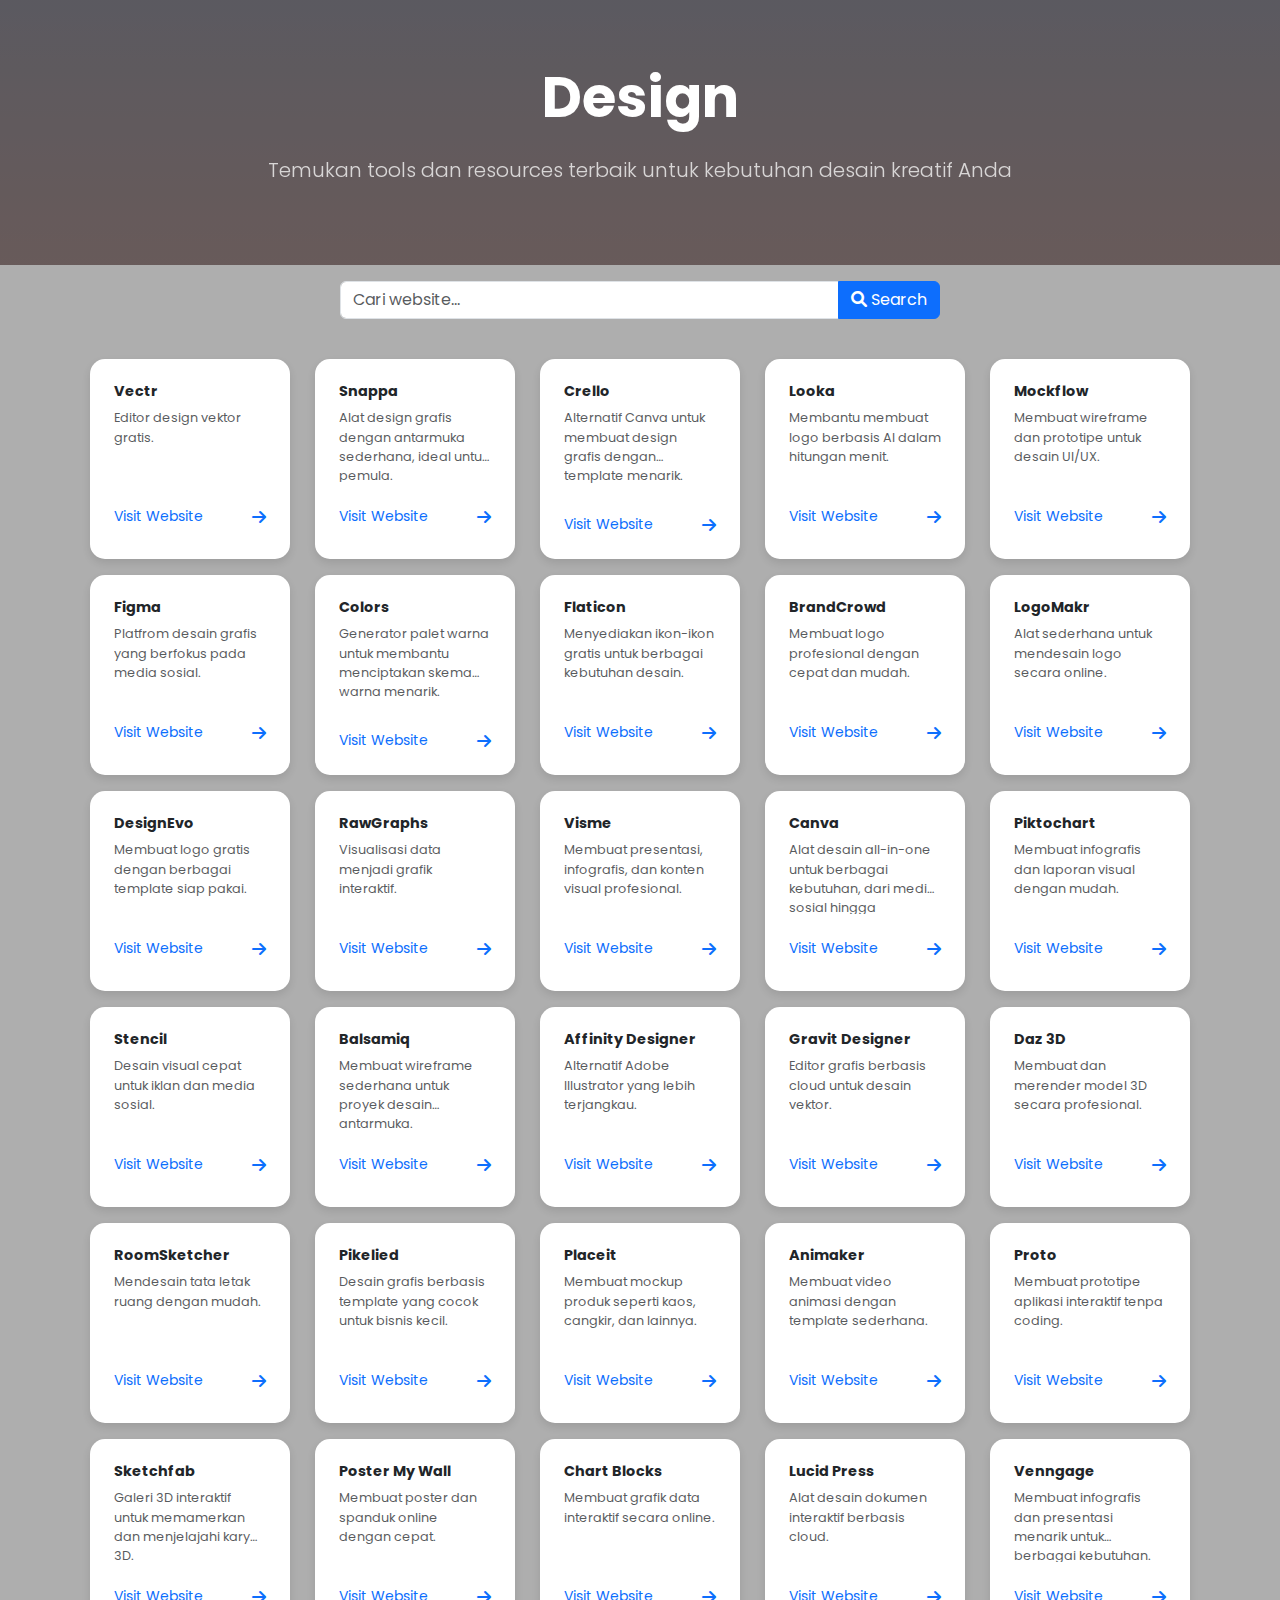
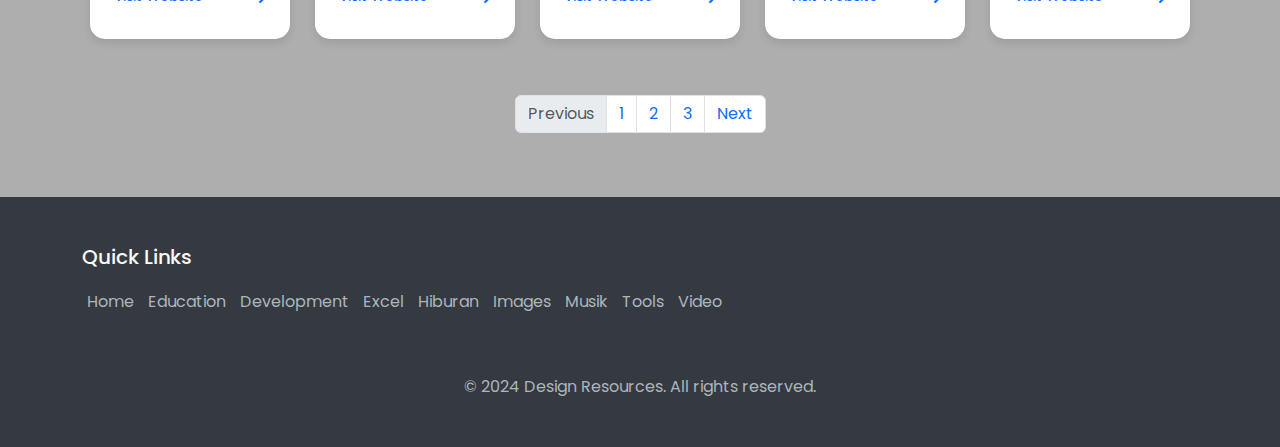
<file: design/page-3/index.html>
<!DOCTYPE html>
<html lang="en">
  <head>
    <meta charset="UTF-8" />
    <meta name="viewport" content="width=device-width, initial-scale=1.0" />
    <title>Design</title>
    <link
      href="https://cdn.jsdelivr.net/npm/bootstrap@5.3.2/dist/css/bootstrap.min.css"
      rel="stylesheet"
    />
    <link
      href="https://cdnjs.cloudflare.com/ajax/libs/font-awesome/6.0.0/css/all.min.css"
      rel="stylesheet"
    />
    <!-- Google Fonts -->
    <link rel="preconnect" href="https://fonts.googleapis.com" />
    <link rel="preconnect" href="https://fonts.gstatic.com" crossorigin />
    <link
      href="https://fonts.googleapis.com/css2?family=Poppins:wght@300;400;500;600;700&display=swap"
      rel="stylesheet"
    />
    <!-- link CSS -->
    <link rel="stylesheet" href="style.css" />
  </head>
  <body>
    <!-- Header -->
    <header class="text-white text-center">
      <div class="container">
        <h1 class="display-4 fw-bold mb-4">Design</h1>
        <p class="lead opacity-75">
          Temukan tools dan resources terbaik untuk kebutuhan desain kreatif
          Anda
        </p>
      </div>
    </header>
    <!-- Search Box -->
    <!-- Update search form -->
    <form
      class="d-flex justify-content-center"
      role="search"
      onsubmit="event.preventDefault();"
    >
      <div class="input-group w-50 mt-3">
        <input
          type="search"
          class="form-control"
          placeholder="Cari website..."
          aria-label="Search"
          oninput="searchWebsites()"
        />
        <button
          class="btn btn-primary"
          type="button"
          onclick="searchWebsites()"
        >
          <i class="fas fa-search"></i> Search
        </button>
      </div>
    </form>

    <!-- Add script before closing body tag -->
    <script src="script.js"></script>
    <!-- Main Content -->
    <main class="container py-4">
      <div class="row g-2d-flex-row flex-wrap justify-content-center">
        <!-- Card 1 -->
        <div class="col-6 col-md-3 col-lg-2">
          <a href="https://www.vectr.com" class="card-wrapper" target="_blank">
            <div class="card mh-100%">
              <div class="card-body p-4">
                <h6 class="card-title fw-bold mb-2">Vectr</h6>
                <p class="card-text text-muted small">
                  Editor design vektor gratis.
                </p>
                <div
                  class="d-flex align-items-center justify-content-between mt-2 mb-2"
                >
                  <span class="text-primary small">Visit Website</span>
                  <i class="fas fa-arrow-right arrow text-primary"></i>
                </div>
              </div>
            </div>
          </a>
        </div>

        <!-- Card 2 -->
        <div class="col-6 col-md-3 col-lg-2">
          <a href="https://snappa.com/" class="card-wrapper" target="_blank">
            <div class="card mh-100%">
              <div class="card-body p-4">
                <h6 class="card-title fw-bold mb-2">Snappa</h6>
                <p class="card-text text-muted small">
                  Alat design grafis dengan antarmuka sederhana, ideal untuk
                  pemula.
                </p>
                <div
                  class="d-flex align-items-center justify-content-between mt-2 mb-2"
                >
                  <span class="text-primary small">Visit Website</span>
                  <i class="fas fa-arrow-right arrow text-primary"></i>
                </div>
              </div>
            </div>
          </a>
        </div>

        <!-- Card 3 -->
        <div class="col-6 col-md-3 col-lg-2">
          <a href="https://www.crello.com" class="card-wrapper" target="_blank">
            <div class="card mh-100%">
              <div class="card-body p-4">
                <h6 class="card-title fw-bold mb-2">Crello</h6>
                <p class="card-text text-muted small">
                  Alternatif Canva untuk membuat design grafis dengan template
                  menarik.
                </p>
                <div
                  class="d-flex align-items-center justify-content-between mt-2"
                >
                  <span class="text-primary small">Visit Website</span>
                  <i class="fas fa-arrow-right arrow text-primary"></i>
                </div>
              </div>
            </div>
          </a>
        </div>

        <!-- Card 4 -->
        <div class="col-6 col-md-3 col-lg-2">
          <a href="https://www.looka.com" class="card-wrapper" target="_blank">
            <div class="card mh-100%">
              <div class="card-body p-4">
                <h6 class="card-title fw-bold mb-2">Looka</h6>
                <p class="card-text text-muted small">
                  Membantu membuat logo berbasis AI dalam hitungan menit.
                </p>
                <div
                  class="d-flex align-items-center justify-content-between mt-2 mb-2"
                >
                  <span class="text-primary small">Visit Website</span>
                  <i class="fas fa-arrow-right arrow text-primary"></i>
                </div>
              </div>
            </div>
          </a>
        </div>

        <!-- Card 5 -->
        <div class="col-6 col-md-3 col-lg-2">
          <a
            href="https://www.mockflow.com"
            class="card-wrapper"
            target="_blank"
          >
            <div class="card mh-100%">
              <div class="card-body p-4">
                <h6 class="card-title fw-bold mb-2">Mockflow</h6>
                <p class="card-text text-muted small">
                  Membuat wireframe dan prototipe untuk desain UI/UX.
                </p>
                <div
                  class="d-flex align-items-center justify-content-between mt-2 mb-2"
                >
                  <span class="text-primary small">Visit Website</span>
                  <i class="fas fa-arrow-right arrow text-primary"></i>
                </div>
              </div>
            </div>
          </a>
        </div>

        <!-- Card 6 -->
        <div class="col-6 col-md-3 col-lg-2">
          <a href="https://www.figma.com/" class="card-wrapper" target="_blank">
            <div class="card mh-100%">
              <div class="card-body p-4">
                <h6 class="card-title fw-bold mb-2">Figma</h6>
                <p class="card-text text-muted small">
                  Platfrom desain grafis yang berfokus pada media sosial.
                </p>
                <div
                  class="d-flex align-items-center justify-content-between mt-2 mb-2"
                >
                  <span class="text-primary small">Visit Website</span>
                  <i class="fas fa-arrow-right arrow text-primary"></i>
                </div>
              </div>
            </div>
          </a>
        </div>

        <!-- Card 7 -->
        <div class="col-6 col-md-3 col-lg-2">
          <a href="https://coolors.co/" class="card-wrapper" target="_blank">
            <div class="card mh-100%">
              <div class="card-body p-4">
                <h6 class="card-title fw-bold mb-2">Colors</h6>
                <p class="card-text text-muted small">
                  Generator palet warna untuk membantu menciptakan skema warna
                  menarik.
                </p>
                <div
                  class="d-flex align-items-center justify-content-between mt-2"
                >
                  <span class="text-primary small">Visit Website</span>
                  <i class="fas fa-arrow-right arrow text-primary"></i>
                </div>
              </div>
            </div>
          </a>
        </div>

        <!-- Card 8 -->
        <div class="col-6 col-md-3 col-lg-2">
          <a
            href="https://www.flaticon.com"
            class="card-wrapper"
            target="_blank"
          >
            <div class="card mh-100%">
              <div class="card-body p-4">
                <h6 class="card-title fw-bold mb-2">Flaticon</h6>
                <p class="card-text text-muted small">
                  Menyediakan ikon-ikon gratis untuk berbagai kebutuhan desain.
                </p>
                <div
                  class="d-flex align-items-center justify-content-between mt-2 mb-2"
                >
                  <span class="text-primary small">Visit Website</span>
                  <i class="fas fa-arrow-right arrow text-primary"></i>
                </div>
              </div>
            </div>
          </a>
        </div>

        <!-- Card 9 -->
        <div class="col-6 col-md-3 col-lg-2">
          <a
            href="https://www.brandcrowd.com/"
            class="card-wrapper"
            target="_blank"
          >
            <div class="card mh-100%">
              <div class="card-body p-4">
                <h6 class="card-title fw-bold mb-2">BrandCrowd</h6>
                <p class="card-text text-muted small">
                  Membuat logo profesional dengan cepat dan mudah.
                </p>
                <div
                  class="d-flex align-items-center justify-content-between mt-2 mb-2"
                >
                  <span class="text-primary small">Visit Website</span>
                  <i class="fas fa-arrow-right arrow text-primary"></i>
                </div>
              </div>
            </div>
          </a>
        </div>

        <!-- Card 10 -->
        <div class="col-6 col-md-3 col-lg-2">
          <a
            href="https://www.logomakr.com"
            class="card-wrapper"
            target="_blank"
          >
            <div class="card mh-100%">
              <div class="card-body p-4">
                <h6 class="card-title fw-bold mb-2">LogoMakr</h6>
                <p class="card-text text-muted small">
                  Alat sederhana untuk mendesain logo secara online.
                </p>
                <div
                  class="d-flex align-items-center justify-content-between mt-2 mb-2"
                >
                  <span class="text-primary small">Visit Website</span>
                  <i class="fas fa-arrow-right arrow text-primary"></i>
                </div>
              </div>
            </div>
          </a>
        </div>

        <!-- card 11 -->
        <div class="col-6 col-md-3 col-lg-2">
          <a
            href="https://www.designevo.com"
            class="card-wrapper"
            target="_blank"
          >
            <div class="card mh-100%">
              <div class="card-body p-4">
                <h6 class="card-title fw-bold mb-2">DesignEvo</h6>
                <p class="card-text text-muted small">
                  Membuat logo gratis dengan berbagai template siap pakai.
                </p>
                <div
                  class="d-flex align-items-center justify-content-between mt-2 mb-2"
                >
                  <span class="text-primary small">Visit Website</span>
                  <i class="fas fa-arrow-right arrow text-primary"></i>
                </div>
              </div>
            </div>
          </a>
        </div>

        <!-- card 12 -->
        <div class="col-6 col-md-3 col-lg-2">
          <a
            href="https://www.rawgraphs.io/"
            class="card-wrapper"
            target="_blank"
          >
            <div class="card mh-100%">
              <div class="card-body p-4">
                <h6 class="card-title fw-bold mb-2">RawGraphs</h6>
                <p class="card-text text-muted small">
                  Visualisasi data menjadi grafik interaktif.
                </p>
                <div
                  class="d-flex align-items-center justify-content-between mt-2 mb-2"
                >
                  <span class="text-primary small">Visit Website</span>
                  <i class="fas fa-arrow-right arrow text-primary"></i>
                </div>
              </div>
            </div>
          </a>
        </div>

        <!-- card 13 -->
        <div class="col-6 col-md-3 col-lg-2">
          <a href="https://www.visme.co" class="card-wrapper" target="_blank">
            <div class="card mh-100%">
              <div class="card-body p-4">
                <h6 class="card-title fw-bold mb-2">Visme</h6>
                <p class="card-text text-muted small">
                  Membuat presentasi, infografis, dan konten visual profesional.
                </p>
                <div
                  class="d-flex align-items-center justify-content-between mt-2 mb-2"
                >
                  <span class="text-primary small">Visit Website</span>
                  <i class="fas fa-arrow-right arrow text-primary"></i>
                </div>
              </div>
            </div>
          </a>
        </div>

        <!-- card 14 -->
        <div class="col-6 col-md-3 col-lg-2">
          <a href="https://www.canva.com/" class="card-wrapper" target="_blank">
            <div class="card mh-100%">
              <div class="card-body p-4">
                <h6 class="card-title fw-bold mb-2">Canva</h6>
                <p class="card-text text-muted small">
                  Alat desain all-in-one untuk berbagai kebutuhan, dari media
                  sosial hingga dokumen.
                </p>
                <div
                  class="d-flex align-items-center justify-content-between mt-2 mb-2"
                >
                  <span class="text-primary small">Visit Website</span>
                  <i class="fas fa-arrow-right arrow text-primary"></i>
                </div>
              </div>
            </div>
          </a>
        </div>

        <!-- card 15 -->
        <div class="col-6 col-md-3 col-lg-2">
          <a
            href="https://www.piktochart.com/"
            class="card-wrapper"
            target="_blank"
          >
            <div class="card mh-100%">
              <div class="card-body p-4">
                <h6 class="card-title fw-bold mb-2">Piktochart</h6>
                <p class="card-text text-muted small">
                  Membuat infografis dan laporan visual dengan mudah.
                </p>
                <div
                  class="d-flex align-items-center justify-content-between mt-2 mb-2"
                >
                  <span class="text-primary small">Visit Website</span>
                  <i class="fas fa-arrow-right arrow text-primary"></i>
                </div>
              </div>
            </div>
          </a>
        </div>

        <!-- card 16 -->
        <div class="col-6 col-md-3 col-lg-2">
          <a
            href="https://getstencil.com/"
            class="card-wrapper"
            target="_blank"
          >
            <div class="card mh-100%">
              <div class="card-body p-4">
                <h6 class="card-title fw-bold mb-2">Stencil</h6>
                <p class="card-text text-muted small">
                  Desain visual cepat untuk iklan dan media sosial.
                </p>
                <div
                  class="d-flex align-items-center justify-content-between mt-2 mb-2"
                >
                  <span class="text-primary small">Visit Website</span>
                  <i class="fas fa-arrow-right arrow text-primary"></i>
                </div>
              </div>
            </div>
          </a>
        </div>

        <!-- card 17 -->
        <div class="col-6 col-md-3 col-lg-2">
          <a
            href="https://www.balsamiq.com"
            class="card-wrapper"
            target="_blank"
          >
            <div class="card mh-100%">
              <div class="card-body p-4">
                <h6 class="card-title fw-bold mb-2">Balsamiq</h6>
                <p class="card-text text-muted small">
                  Membuat wireframe sederhana untuk proyek desain antarmuka.
                </p>
                <div
                  class="d-flex align-items-center justify-content-between mt-2 mb-2"
                >
                  <span class="text-primary small">Visit Website</span>
                  <i class="fas fa-arrow-right arrow text-primary"></i>
                </div>
              </div>
            </div>
          </a>
        </div>

        <!-- card 18 -->
        <div class="col-6 col-md-3 col-lg-2">
          <a
            href="https://affinity.serif.com/designer/"
            class="card-wrapper"
            target="_blank"
          >
            <div class="card mh-100%">
              <div class="card-body p-4">
                <h6 class="card-title fw-bold mb-2">Affinity Designer</h6>
                <p class="card-text text-muted small">
                  Alternatif Adobe Illustrator yang lebih terjangkau.
                </p>
                <div
                  class="d-flex align-items-center justify-content-between mt-2 mb-2"
                >
                  <span class="text-primary small">Visit Website</span>
                  <i class="fas fa-arrow-right arrow text-primary"></i>
                </div>
              </div>
            </div>
          </a>
        </div>

        <!-- card 19 -->
        <div class="col-6 col-md-3 col-lg-2">
          <a
            href="https://www.designer.io/"
            class="card-wrapper"
            target="_blank"
          >
            <div class="card mh-100%">
              <div class="card-body p-4">
                <h6 class="card-title fw-bold mb-2">Gravit Designer</h6>
                <p class="card-text text-muted small">
                  Editor grafis berbasis cloud untuk desain vektor.
                </p>
                <div
                  class="d-flex align-items-center justify-content-between mt-2 mb-2"
                >
                  <span class="text-primary small">Visit Website</span>
                  <i class="fas fa-arrow-right arrow text-primary"></i>
                </div>
              </div>
            </div>
          </a>
        </div>

        <!-- card 20 -->
        <div class="col-6 col-md-3 col-lg-2">
          <a href="https://www.daz3d.com" class="card-wrapper" target="_blank">
            <div class="card mh-100%">
              <div class="card-body p-4">
                <h6 class="card-title fw-bold mb-2">Daz 3D</h6>
                <p class="card-text text-muted small">
                  Membuat dan merender model 3D secara profesional.
                </p>
                <div
                  class="d-flex align-items-center justify-content-between mt-2 mb-2"
                >
                  <span class="text-primary small">Visit Website</span>
                  <i class="fas fa-arrow-right arrow text-primary"></i>
                </div>
              </div>
            </div>
          </a>
        </div>

        <!-- card 21 -->
        <div class="col-6 col-md-3 col-lg-2">
          <a
            href="https://www.roomsketcher.com/"
            class="card-wrapper"
            target="_blank"
          >
            <div class="card mh-100%">
              <div class="card-body p-4">
                <h6 class="card-title fw-bold mb-2">RoomSketcher</h6>
                <p class="card-text text-muted small">
                  Mendesain tata letak ruang dengan mudah.
                </p>
                <div
                  class="d-flex align-items-center justify-content-between mt-2 mb-2"
                >
                  <span class="text-primary small">Visit Website</span>
                  <i class="fas fa-arrow-right arrow text-primary"></i>
                </div>
              </div>
            </div>
          </a>
        </div>

        <!-- card 22 -->
        <div class="col-6 col-md-3 col-lg-2">
          <a
            href="https://www.pixelied.com"
            class="card-wrapper"
            target="_blank"
          >
            <div class="card mh-100%">
              <div class="card-body p-4">
                <h6 class="card-title fw-bold mb-2">Pikelied</h6>
                <p class="card-text text-muted small">
                  Desain grafis berbasis template yang cocok untuk bisnis kecil.
                </p>
                <div
                  class="d-flex align-items-center justify-content-between mt-2 mb-2"
                >
                  <span class="text-primary small">Visit Website</span>
                  <i class="fas fa-arrow-right arrow text-primary"></i>
                </div>
              </div>
            </div>
          </a>
        </div>

        <!-- card 23 -->
        <div class="col-6 col-md-3 col-lg-2">
          <a
            href="https://www.placeit.net"
            class="card-wrapper"
            target="_blank"
          >
            <div class="card mh-100%">
              <div class="card-body p-4">
                <h6 class="card-title fw-bold mb-2">Placeit</h6>
                <p class="card-text text-muted small">
                  Membuat mockup produk seperti kaos, cangkir, dan lainnya.
                </p>
                <div
                  class="d-flex align-items-center justify-content-between mt-2 mb-2"
                >
                  <span class="text-primary small">Visit Website</span>
                  <i class="fas fa-arrow-right arrow text-primary"></i>
                </div>
              </div>
            </div>
          </a>
        </div>

        <!-- card 24 -->
        <div class="col-6 col-md-3 col-lg-2">
          <a
            href="https://www.animaker.com"
            class="card-wrapper"
            target="_blank"
          >
            <div class="card mh-100%">
              <div class="card-body p-4">
                <h6 class="card-title fw-bold mb-2">Animaker</h6>
                <p class="card-text text-muted small">
                  Membuat video animasi dengan template sederhana.
                </p>
                <div
                  class="d-flex align-items-center justify-content-between mt-2 mb-2"
                >
                  <span class="text-primary small">Visit Website</span>
                  <i class="fas fa-arrow-right arrow text-primary"></i>
                </div>
              </div>
            </div>
          </a>
        </div>

        <!-- card 25 -->
        <div class="col-6 col-md-3 col-lg-2">
          <a href="https://www.proto.io" class="card-wrapper" target="_blank">
            <div class="card mh-100%">
              <div class="card-body p-4">
                <h6 class="card-title fw-bold mb-2">Proto</h6>
                <p class="card-text text-muted small">
                  Membuat prototipe aplikasi interaktif tenpa coding.
                </p>
                <div
                  class="d-flex align-items-center justify-content-between mt-2 mb-2"
                >
                  <span class="text-primary small">Visit Website</span>
                  <i class="fas fa-arrow-right arrow text-primary"></i>
                </div>
              </div>
            </div>
          </a>
        </div>

        <!-- card 26 -->
        <div class="col-6 col-md-3 col-lg-2">
          <a
            href="https://www.sketchfab.com"
            class="card-wrapper"
            target="_blank"
          >
            <div class="card mh-100%">
              <div class="card-body p-4">
                <h6 class="card-title fw-bold mb-2">Sketchfab</h6>
                <p class="card-text text-muted small">
                  Galeri 3D interaktif untuk memamerkan dan menjelajahi karya
                  3D.
                </p>
                <div
                  class="d-flex align-items-center justify-content-between mt-2 mb-2"
                >
                  <span class="text-primary small">Visit Website</span>
                  <i class="fas fa-arrow-right arrow text-primary"></i>
                </div>
              </div>
            </div>
          </a>
        </div>

        <!-- card 27 -->
        <div class="col-6 col-md-3 col-lg-2">
          <a href="https://www.postermywall.com" class="card-wrapper">
            <div class="card mh-100%">
              <div class="card-body p-4">
                <h6 class="card-title fw-bold mb-2">Poster My Wall</h6>
                <p class="card-text text-muted small">
                  Membuat poster dan spanduk online dengan cepat.
                </p>
                <div
                  class="d-flex align-items-center justify-content-between mt-2 mb-2"
                >
                  <span class="text-primary small">Visit Website</span>
                  <i class="fas fa-arrow-right arrow text-primary"></i>
                </div>
              </div>
            </div>
          </a>
        </div>

        <!-- card 28 -->
        <div class="col-6 col-md-3 col-lg-2">
          <a
            href="https://www.chartblocks.com"
            class="card-wrapper"
            target="_blank"
          >
            <div class="card mh-100%">
              <div class="card-body p-4">
                <h6 class="card-title fw-bold mb-2">Chart Blocks</h6>
                <p class="card-text text-muted small">
                  Membuat grafik data interaktif secara online.
                </p>
                <div
                  class="d-flex align-items-center justify-content-between mt-2 mb-2"
                >
                  <span class="text-primary small">Visit Website</span>
                  <i class="fas fa-arrow-right arrow text-primary"></i>
                </div>
              </div>
            </div>
          </a>
        </div>

        <!-- card 29 -->
        <div class="col-6 col-md-3 col-lg-2">
          <a
            href="https://www.lucidpress.com"
            class="card-wrapper"
            target="_blank"
          >
            <div class="card mh-100%">
              <div class="card-body p-4">
                <h6 class="card-title fw-bold mb-2">Lucid Press</h6>
                <p class="card-text text-muted small">
                  Alat desain dokumen interaktif berbasis cloud.
                </p>
                <div
                  class="d-flex align-items-center justify-content-between mt-2 mb-2"
                >
                  <span class="text-primary small">Visit Website</span>
                  <i class="fas fa-arrow-right arrow text-primary"></i>
                </div>
              </div>
            </div>
          </a>
        </div>

        <!-- card 30 -->
        <div class="col-6 col-md-3 col-lg-2">
          <a href="https://www.venngage.com" class="card-wrapper">
            <div class="card mh-100%">
              <div class="card-body p-4">
                <h6 class="card-title fw-bold mb-2">Venngage</h6>
                <p class="card-text text-muted small">
                  Membuat infografis dan presentasi menarik untuk berbagai
                  kebutuhan.
                </p>
                <div
                  class="d-flex align-items-center justify-content-between mt-2 mb-2"
                >
                  <span class="text-primary small">Visit Website</span>
                  <i class="fas fa-arrow-right arrow text-primary"></i>
                </div>
              </div>
            </div>
          </a>
        </div>
      </div>
    </main>

    <!-- page nations -->
    <nav aria-label="Page navigation example">
      <ul class="pagination justify-content-center mt-3">
        <li class="page-item disabled">
          <a class="page-link">Previous</a>
        </li>
        <li class="page-item"><a class="page-link" href="#">1</a></li>
        <li class="page-item"><a class="page-link" href="#">2</a></li>
        <li class="page-item"><a class="page-link" href="#">3</a></li>
        <li class="page-item">
          <a class="page-link" href="#">Next</a>
        </li>
      </ul>
    </nav>

    <!-- Footer -->
    <footer class="footer">
      <div class="container">
        <div class="footer-content">
          <!-- Quick Links -->
          <div class="footer-section">
            <h5>Quick Links</h5>
            <a href="..//home.html">Home</a>
            <a href="../education/index.html">Education</a>
            <a href="../developments/index.html">Development</a>
            <a href="../exel/index.html">Excel</a>
            <a href="../hiburan/index.html">Hiburan</a>
            <a href="../tools/index.html">Images</a>
            <a href="../musik/index.html">Musik</a>
            <a href="../tools/index.html">Tools</a>
            <a href="../video/index.html">Video</a>
          </div>

          <!-- Social Links -->
        </div>
        <!-- Copyright -->
        <div class="footer-bottom">
          <p>&copy; 2024 Design Resources. All rights reserved.</p>
        </div>
      </div>
    </footer>

    <script src="script.js"></script>

    <script src="https://cdn.jsdelivr.net/npm/bootstrap@5.3.2/dist/js/bootstrap.bundle.min.js"></script>
  </body>
</html>
</file>
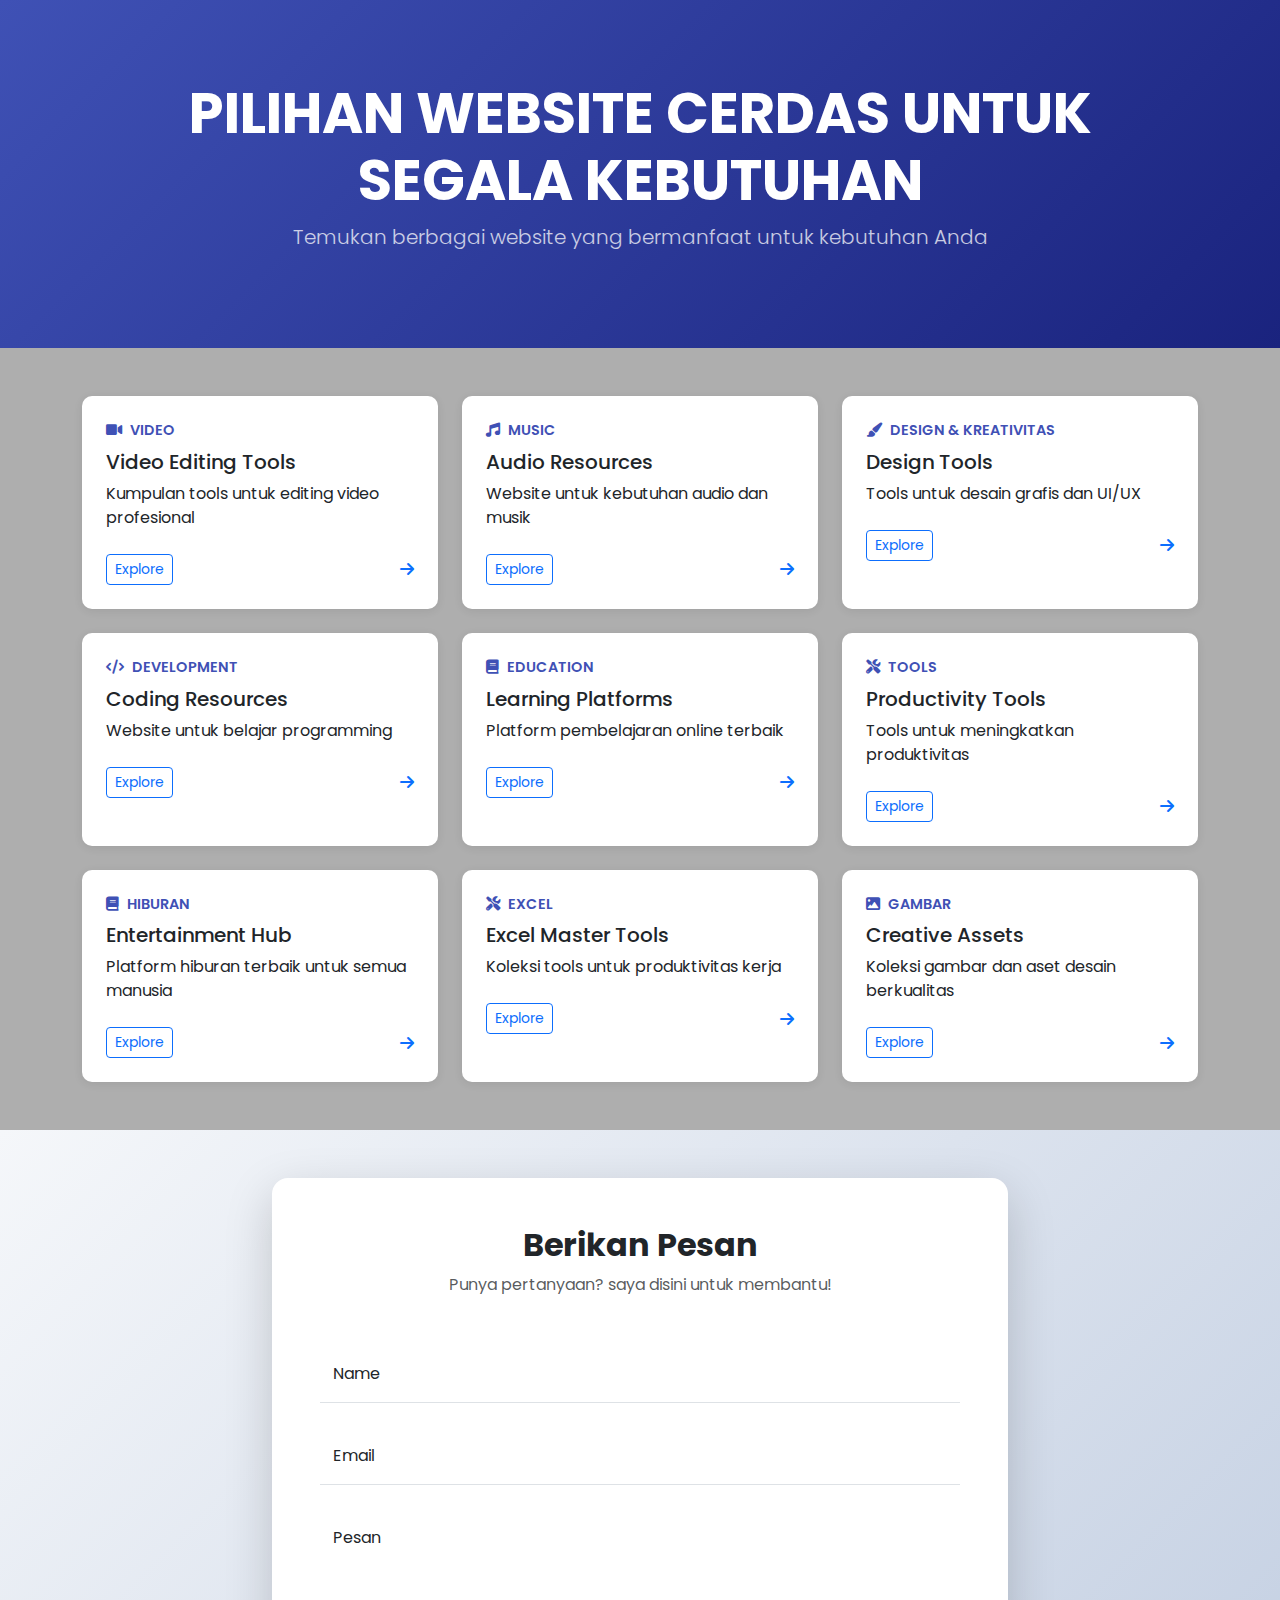
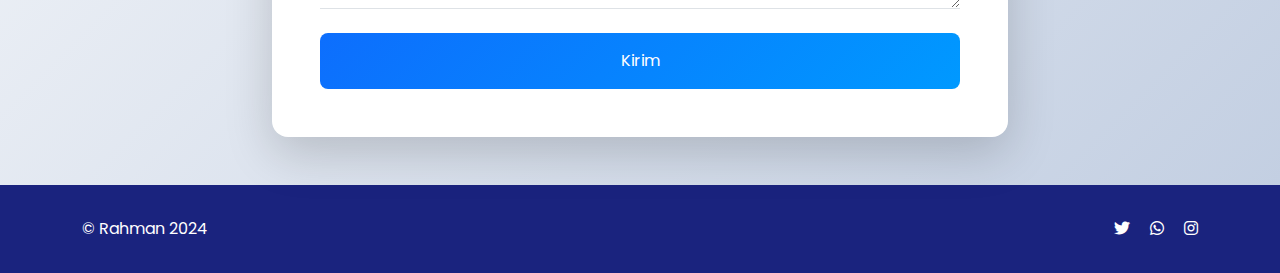
<file: home.html>
<!DOCTYPE html>
<html lang="en">
  <head>
    <meta charset="UTF-8" />
    <meta name="viewport" content="width=device-width, initial-scale=1.0" />
    <title>Kumpulan Website Berguna</title>
    <!-- link bostrap 5 -->
    <link
      href="https://cdn.jsdelivr.net/npm/bootstrap@5.3.2/dist/css/bootstrap.min.css"
      rel="stylesheet"
    />
    <link
      href="https://cdnjs.cloudflare.com/ajax/libs/font-awesome/6.0.0/css/all.min.css"
      rel="stylesheet"
    />
    <!-- Add Google Fonts -->
    <link rel="preconnect" href="https://fonts.googleapis.com" />
    <link rel="preconnect" href="https://fonts.gstatic.com" crossorigin />
    <link
      href="https://fonts.googleapis.com/css2?family=Poppins:wght@300;400;500;600;700&display=swap"
      rel="stylesheet"
    />
    <!-- link CSS -->
    <link rel="stylesheet" href="home.css" />
  </head>
  <body>
    <!-- Header -->
    <header class="header text-center text-white">
      <div class="container">
        <h1 class="display-4 fw-bold mb-2">
          PILIHAN WEBSITE CERDAS UNTUK SEGALA KEBUTUHAN
        </h1>
        <p class="lead opacity-75">
          Temukan berbagai website yang bermanfaat untuk kebutuhan Anda
        </p>
      </div>
    </header>
    <!-- Main Content -->
    <main class="container py-5">
      <div class="row g-4">
        <!-- Card 1 -->
        <div class="col-md-6 col-lg-4">
          <div class="card h-100">
            <div class="card-body p-4">
              <div class="card-category">
                <i class="fas fa-video me-2"></i>VIDEO
              </div>
              <h5 class="card-title">Video Editing Tools</h5>
              <p class="card-text">
                Kumpulan tools untuk editing video profesional
              </p>
              <div
                class="d-flex justify-content-between align-items-center mt-4"
              >
                <a
                  href="video/index.html"
                  target="_blank"
                  class="btn btn-outline-primary btn-sm"
                  >Explore</a
                >
                <i class="fas fa-arrow-right text-primary"></i>
              </div>
            </div>
          </div>
        </div>

        <!-- Card 2 -->
        <div class="col-md-6 col-lg-4">
          <div class="card h-100">
            <div class="card-body p-4">
              <div class="card-category">
                <i class="fas fa-music me-2"></i>MUSIC
              </div>
              <h5 class="card-title">Audio Resources</h5>
              <p class="card-text">Website untuk kebutuhan audio dan musik</p>
              <div
                class="d-flex justify-content-between align-items-center mt-4"
              >
                <a
                  href="musik/index.html"
                  target="_blank"
                  class="btn btn-outline-primary btn-sm"
                  >Explore</a
                >
                <i class="fas fa-arrow-right text-primary"></i>
              </div>
            </div>
          </div>
        </div>

        <!-- Card 3 -->
        <div class="col-md-6 col-lg-4">
          <div class="card h-100">
            <div class="card-body p-4">
              <div class="card-category">
                <i class="fas fa-paint-brush me-2"></i>DESIGN & KREATIVITAS
              </div>
              <h5 class="card-title">Design Tools</h5>
              <p class="card-text">Tools untuk desain grafis dan UI/UX</p>
              <div
                class="d-flex justify-content-between align-items-center mt-4"
              >
                <a
                  href="design/index.html"
                  target="_blank"
                  class="btn btn-outline-primary btn-sm"
                  >Explore</a
                >
                <i class="fas fa-arrow-right text-primary"></i>
              </div>
            </div>
          </div>
        </div>

        <!-- Card 4 -->
        <div class="col-md-6 col-lg-4">
          <div class="card h-100">
            <div class="card-body p-4">
              <div class="card-category">
                <i class="fas fa-code me-2"></i>DEVELOPMENT
              </div>
              <h5 class="card-title">Coding Resources</h5>
              <p class="card-text">Website untuk belajar programming</p>
              <div
                class="d-flex justify-content-between align-items-center mt-4"
              >
                <a
                  href="developments/index.html"
                  target="_blank"
                  class="btn btn-outline-primary btn-sm"
                  >Explore</a
                >
                <i class="fas fa-arrow-right text-primary"></i>
              </div>
            </div>
          </div>
        </div>

        <!-- Card 5 -->
        <div class="col-md-6 col-lg-4">
          <div class="card h-100">
            <div class="card-body p-4">
              <div class="card-category">
                <i class="fas fa-book me-2"></i>EDUCATION
              </div>
              <h5 class="card-title">Learning Platforms</h5>
              <p class="card-text">Platform pembelajaran online terbaik</p>
              <div
                class="d-flex justify-content-between align-items-center mt-4"
              >
                <a
                  href="education/index.html"
                  target="_blank"
                  class="btn btn-outline-primary btn-sm"
                  >Explore</a
                >
                <i class="fas fa-arrow-right text-primary"></i>
              </div>
            </div>
          </div>
        </div>

        <!-- Card 6 -->
        <div class="col-md-6 col-lg-4">
          <div class="card h-100">
            <div class="card-body p-4">
              <div class="card-category">
                <i class="fas fa-tools me-2"></i>TOOLS
              </div>
              <h5 class="card-title">Productivity Tools</h5>
              <p class="card-text">Tools untuk meningkatkan produktivitas</p>
              <div
                class="d-flex justify-content-between align-items-center mt-4"
              >
                <a
                  href="tools/index.html"
                  target="_blank"
                  class="btn btn-outline-primary btn-sm"
                  >Explore</a
                >
                <i class="fas fa-arrow-right text-primary"></i>
              </div>
            </div>
          </div>
        </div>

        <!-- Card 7 -->
        <div class="col-md-6 col-lg-4">
          <div class="card h-100">
            <div class="card-body p-4">
              <div class="card-category">
                <i class="fas fa-book me-2"></i>HIBURAN
              </div>
              <h5 class="card-title">Entertainment Hub</h5>
              <p class="card-text">
                Platform hiburan terbaik untuk semua manusia
              </p>
              <div
                class="d-flex justify-content-between align-items-center mt-4"
              >
                <a
                  href="hiburan/index.html"
                  target="_blank"
                  class="btn btn-outline-primary btn-sm"
                  >Explore</a
                >
                <i class="fas fa-arrow-right text-primary"></i>
              </div>
            </div>
          </div>
        </div>

        <!-- Card 8 -->
        <div class="col-md-6 col-lg-4">
          <div class="card h-100">
            <div class="card-body p-4">
              <div class="card-category">
                <i class="fas fa-tools me-2"></i>EXCEL
              </div>
              <h5 class="card-title">Excel Master Tools</h5>
              <p class="card-text">Koleksi tools untuk produktivitas kerja</p>
              <div
                class="d-flex justify-content-between align-items-center mt-4"
              >
                <a
                  href="exel/index.html"
                  target="_blank"
                  class="btn btn-outline-primary btn-sm"
                  >Explore</a
                >
                <i class="fas fa-arrow-right text-primary"></i>
              </div>
            </div>
          </div>
        </div>

        <!-- Card 9 -->
        <div class="col-md-6 col-lg-4">
          <div class="card h-100">
            <div class="card-body p-4">
              <div class="card-category">
                <i class="fas fa-image me-2"></i>GAMBAR
              </div>
              <h5 class="card-title">Creative Assets</h5>
              <p class="card-text">
                Koleksi gambar dan aset desain berkualitas
              </p>
              <div
                class="d-flex justify-content-between align-items-center mt-4"
              >
                <a
                  href="images/index.html"
                  target="_blank"
                  class="btn btn-outline-primary btn-sm"
                  >Explore</a
                >
                <i class="fas fa-arrow-right text-primary"></i>
              </div>
            </div>
          </div>
        </div>
      </div>
    </main>

    <!-- Contact Form Section -->
    <section class="contact-section py-5">
      <div class="container">
        <div class="row justify-content-center">
          <div class="col-md-8">
            <div class="contact-wrapper bg-white rounded-4 shadow-lg p-5">
              <div class="text-center mb-5">
                <h2 class="fw-bold">Berikan Pesan</h2>
                <p class="text-muted">
                  Punya pertanyaan? saya disini untuk membantu!
                </p>
              </div>

              <!-- alert -->
              <div
                class="alert alert-success alert-dismissible fade show d-none my-alert"
                role="alert"
              >
                <strong>Terima kasih!</strong> Saran kamu sangat membantu.
                <button
                  type="button"
                  class="btn-close"
                  data-bs-dismiss="alert"
                  aria-label="Close"
                ></button>
              </div>

              <!-- form -->
              <form name="saran-orang">
                <div class="form-floating mb-4">
                  <input
                    type="text"
                    class="form-control border-0 border-bottom rounded-0"
                    id="name"
                    name="name"
                    placeholder="Name"
                    required
                  />
                  <label for="name">Name</label>
                </div>

                <div class="form-floating mb-4">
                  <input
                    type="email"
                    class="form-control border-0 border-bottom rounded-0"
                    id="email"
                    name="email"
                    placeholder="Email"
                    required
                  />
                  <label for="email">Email</label>
                </div>

                <div class="form-floating mb-4">
                  <textarea
                    class="form-control border-0 border-bottom rounded-0"
                    id="message"
                    name="message"
                    placeholder="Message"
                    style="height: 100px"
                    required
                  ></textarea>
                  <label for="message">Pesan</label>
                </div>

                <button
                  class="btn btn-primary w-100 py-3 rounded-3 btn-kirim"
                  type="submit"
                >
                  Kirim
                </button>
                <button
                  class="btn btn-primary w-100 py-3 rounded-3 btn-loading d-none"
                  type="button"
                  disabled
                >
                  <span
                    class="spinner-border spinner-border-sm"
                    role="status"
                    aria-hidden="true"
                  ></span>
                  Loading...
                </button>
              </form>
            </div>
          </div>
        </div>
      </div>
    </section>

    <!-- Footer -->

    <footer>
      <div class="container">
        <div class="row align-items-center">
          <div class="col-md-6 text-center text-md-start">
            <p class="mb-0">© Rahman 2024</p>
          </div>
          <div class="col-md-6 text-center text-md-end">
            <a href="#" class="text-white me-3"
              ><i class="fab fa-twitter"></i
            ></a>
            <a href="#" class="text-white me-3"
              ><i class="fab fa-whatsapp"></i
            ></a>
            <a href="#" class="text-white"><i class="fab fa-instagram"></i></a>
          </div>
        </div>
      </div>
    </footer>

    <script src="https://cdn.jsdelivr.net/npm/bootstrap@5.3.2/dist/js/bootstrap.bundle.min.js"></script>

    <script>
      const scriptURL =
        "https://script.google.com/macros/s/AKfycbyNbMx2ZHIZOcrREs9oq-iRKpVvqMjzq9Qz6Cq6ZyeTk6UpTvpdbsEYtay6w9bYGZjk/exec";
      const form = document.forms["saran-orang"];
      const btnKirim = document.querySelector(".btn-kirim");
      const btnLoading = document.querySelector(".btn-loading");
      const myAlert = document.querySelector(".my-alert");

      form.addEventListener("submit", (e) => {
        e.preventDefault();

        //ketika tombol submit di klik
        //tampilkan tombol loading hilangkan tombol kirim
        btnLoading.classList.toggle("d-none");
        btnKirim.classList.toggle("d-none");
        fetch(scriptURL, { method: "POST", body: new FormData(form) })
          .then((response) => {
            //tampilkan tombol kirim hilangkan tombol loading
            btnLoading.classList.toggle("d-none");
            btnKirim.classList.toggle("d-none");
            // tampikan alert
            myAlert.classList.toggle("d-none");
            //hilangkan isi form
            form.reset();
            console.log("Success!", response);
          })
          .catch((error) => console.error("Error!", error.message));
      });
    </script>
  </body>
</html>
</file>
<file: design/style.css>
body {
  display: flex;
  flex-direction: column;
  min-height: 100vh;
  margin: 0;
  background-color: #aeaeae;
  font-family: "Poppins", sans-serif;
}

* {
  font-family: "Poppins", sans-serif;
}

.container {
  flex: 1;
}

header {
  background: linear-gradient(
      rgba(118, 111, 139, 0.4),
      rgba(172, 116, 113, 0.4)
    ),
    url("https://images.unsplash.com/photo-1561070791-2526d30994b5?q=80&w=2000");
  background-size: cover;
  background-position: center;
  background-repeat: no-repeat;
  padding: 4rem 0;
  position: relative;
  backdrop-filter: blur(5px);
}

header::before {
  content: "";
  position: absolute;
  top: 0;
  left: 0;
  right: 0;
  bottom: 0;
  background: rgba(0, 0, 0, 0.4);
  z-index: 1;
}

header .container {
  position: relative;
  z-index: 2;
}
.col-6 {
  transition: opacity 0.3s ease;
}

.card {
  width: 150px; /* Adjusted width */
  height: 200px; /* Adjusted height */
  margin: 0 auto;
  border: none;
  border-radius: 15px;
  transition: all 0.3s ease;
  overflow: hidden;
  position: relative;
  cursor: pointer;
  box-shadow: 0 4px 8px rgba(0, 0, 0, 0.1);
}

.card-body {
  padding: 1rem;
  display: flex;
  flex-direction: column;
  height: 100%;
}

.card-wrapper {
  text-decoration: none;
  color: inherit;
  display: block;
}

.card-wrapper:hover {
  text-decoration: none;
  color: inherit;
}

.row {
  display: grid;
  grid-template-columns: repeat(
    auto-fill,
    minmax(180px, 1fr)
  ); /* Adjusted for new card size */
  gap: 1rem;
  padding: 1rem;
}

.card-title {
  font-size: 0.9rem;
  margin-bottom: 0.5rem;
  line-height: 1.2;
}

.card-text {
  font-size: 0.8rem;
  flex-grow: 1;
  overflow: hidden;
  text-overflow: ellipsis;
  display: -webkit-box;
  -webkit-line-clamp: 3;
  -webkit-box-orient: vertical;
}

.card:hover {
  transform: translateY(-10px);
  box-shadow: 0 15px 30px rgba(0, 0, 0, 0.1);
}

.card::before {
  content: "";
  position: absolute;
  top: 0;
  left: 0;
  right: 0;
  bottom: 0;
  background: linear-gradient(135deg, #766f8b, #ac7471);
  opacity: 0;
  transition: 0.3s ease;
  z-index: 1;
}

.card:hover::before {
  opacity: 0.9;
}

.card-body {
  padding: 1rem;
  height: 100%;
  display: flex;
  flex-direction: column;
  justify-content: space-between;
  z-index: 2;
}

.col-6,
.col-md-3,
.col-lg-2 {
  width: auto;
  padding: 0;
}

.card:hover .card-body * {
  color: white !important;
}

.arrow {
  transition: transform 0.3s ease;
}

.card:hover .arrow {
  transform: translateX(5px);
}

.card a {
  font-size: 0.8rem;
}

/* footer */
.footer {
  display: flex;
  flex-direction: row;
  background: #343a40;
  color: white;
  padding: 2rem 0;
  margin-top: 3rem;
  width: 100%;
}

.footer-content {
  display: flex;
  flex-wrap: wrap;
}

.footer-section {
  flex: 1;
  min-width: 150px;
  margin: 1rem 0;
}

.footer-section h5 {
  display: flex;
  margin-bottom: 1rem;
  color: #f8f9fa;
  justify-content: flex-start;
}

.footer-section a {
  color: #adb5bd;
  text-decoration: none;
  display: inline-flex;
  margin-bottom: 0.5rem;
  transition: color 0.3s ease;
  text-align: center;
  justify-content: center;
  align-items: center;
  padding: 5px;
}

.footer-section a:hover {
  color: #f8f9fa;
  text-decoration: overline;
}

.social-links {
  display: flex;
  gap: 1rem;
  margin-top: 1rem;
}

.social-link {
  color: #adb5bd;
  font-size: 1.2rem;
  transition: color 0.3s ease;
}

.social-link:hover {
  color: #f8f9fa;
}

.footer-bottom {
  text-align: center;
  margin-top: 2rem;
  color: #adb5bd;
}
.search-section {
  background: #f8f9fa;
  padding: 5px;
  border-bottom: 1px solid #eee;
}
/* Add to your CSS file */
@media (max-width: 576px) {
  .input-group {
    width: 100% !important;
    margin: 0 10px;
  }

  .form-control {
    font-size: 14px;
    height: 40px;
  }

  .btn-primary {
    padding: 0 15px;
  }

  .d-none {
    display: none !important;
  }
}

@media (min-width: 577px) {
  .input-group {
    max-width: 600px;
    width: 90% !important;
  }
}

.form-control:focus {
  box-shadow: none;
  border-color: #eb3349;
}

.btn-primary {
  transition: all 0.3s ease;
}

.btn-primary:hover {
  transform: translateX(2px);
}
</file>
<file: developments/style.css>
body {
  display: flex;
  flex-direction: column;
  min-height: 100vh;
  margin: 0;
  background-color: #aeaeae;
  font-family: "Poppins", sans-serif;
}

* {
  font-family: "Poppins", sans-serif;
}

.container {
  flex: 1;
}

header {
  background: linear-gradient(rgba(0, 4, 40, 0.4), rgba(0, 78, 146, 0.4)),
    url("https://images.unsplash.com/photo-1498050108023-c5249f4df085?q=80&w=2000");
  background-size: cover;
  background-position: center;
  background-repeat: no-repeat;
  padding: 4rem 0;
  position: relative;
  backdrop-filter: blur(3px);
}

header::before {
  content: "";
  position: absolute;
  top: 0;
  left: 0;
  right: 0;
  bottom: 0;
  background: rgba(0, 0, 0, 0.4);
  z-index: 1;
}

header .container {
  position: relative;
  z-index: 2;
}
.col-6 {
  transition: opacity 0.3s ease;
}

.card {
  width: 150px; /* Adjusted width */
  height: 200px; /* Adjusted height */
  margin: 0 auto;
  border: none;
  border-radius: 15px;
  transition: all 0.3s ease;
  overflow: hidden;
  position: relative;
  cursor: pointer;
  box-shadow: 0 4px 8px rgba(0, 0, 0, 0.1);
}

.card-body {
  padding: 1rem;
  display: flex;
  flex-direction: column;
  height: 100%;
}

.card-wrapper {
  text-decoration: none;
  color: inherit;
  display: block;
}

.card-wrapper:hover {
  text-decoration: none;
  color: inherit;
}

.row {
  display: grid;
  grid-template-columns: repeat(
    auto-fill,
    minmax(180px, 1fr)
  ); /* Adjusted for new card size */
  gap: 1rem;
  padding: 1rem;
}

.card-title {
  font-size: 0.9rem;
  margin-bottom: 0.5rem;
  line-height: 1.2;
}

.card-text {
  font-size: 0.8rem;
  flex-grow: 1;
  overflow: hidden;
  text-overflow: ellipsis;
  display: -webkit-box;
  -webkit-line-clamp: 3;
  -webkit-box-orient: vertical;
}

.card:hover {
  transform: translateY(-10px);
  box-shadow: 0 15px 30px rgba(0, 0, 0, 0.1);
}

.card::before {
  content: "";
  position: absolute;
  top: 0;
  left: 0;
  right: 0;
  bottom: 0;
  background: linear-gradient(135deg, #000428, #004e92);

  opacity: 0;
  transition: 0.3s ease;
  z-index: 1;
}

.card:hover::before {
  opacity: 0.9;
}

.card-body {
  padding: 1rem;
  height: 100%;
  display: flex;
  flex-direction: column;
  justify-content: space-between;
  z-index: 2;
}

.col-6,
.col-md-3,
.col-lg-2 {
  width: auto;
  padding: 0;
}

.card:hover .card-body * {
  color: white !important;
}

.arrow {
  transition: transform 0.3s ease;
}

.card:hover .arrow {
  transform: translateX(5px);
}

.card a {
  font-size: 0.8rem;
}

/* footer */
.footer {
  display: flex;
  flex-direction: row;
  background: #343a40;
  color: white;
  padding: 2rem 0;
  margin-top: 3rem;
  width: 100%;
}

.footer-content {
  display: flex;
  flex-wrap: wrap;
}

.footer-section {
  flex: 1;
  min-width: 150px;
  margin: 1rem 0;
}

.footer-section h5 {
  display: flex;
  margin-bottom: 1rem;
  color: #f8f9fa;
  justify-content: flex-start;
}

.footer-section a {
  color: #adb5bd;
  text-decoration: none;
  display: inline-flex;
  margin-bottom: 0.5rem;
  transition: color 0.3s ease;
  text-align: center;
  justify-content: center;
  align-items: center;
  padding: 5px;
}

.footer-section a:hover {
  color: #f8f9fa;
  text-decoration: overline;
}

.social-links {
  display: flex;
  gap: 1rem;
  margin-top: 1rem;
}

.social-link {
  color: #adb5bd;
  font-size: 1.2rem;
  transition: color 0.3s ease;
}

.social-link:hover {
  color: #f8f9fa;
}

.footer-bottom {
  text-align: center;
  margin-top: 2rem;
  color: #adb5bd;
}

.search-section {
  background: #f8f9fa;
  padding: 5px;
  border-bottom: 1px solid #eee;
}
/* Add to your CSS file */
@media (max-width: 576px) {
  .input-group {
    width: 100% !important;
    margin: 0 10px;
  }

  .form-control {
    font-size: 14px;
    height: 40px;
  }

  .btn-primary {
    padding: 0 15px;
  }

  .d-none {
    display: none !important;
  }
}

@media (min-width: 577px) {
  .input-group {
    max-width: 600px;
    width: 90% !important;
  }
}

.form-control:focus {
  box-shadow: none;
  border-color: #eb3349;
}

.btn-primary {
  transition: all 0.3s ease;
}

.btn-primary:hover {
  transform: translateX(2px);
}
</file>
<file: education/style.css>
body {
  display: flex;
  flex-direction: column;
  min-height: 100vh;
  margin: 0;
  background-color: #aeaeae;
  font-family: "Poppins", sans-serif;
}

* {
  font-family: "Poppins", sans-serif;
}

.container {
  flex: 1;
}

header {
  background: linear-gradient(rgba(6, 190, 182, 0.4), rgba(72, 177, 191, 0.4)),
    url("https://images.unsplash.com/photo-1523050854058-8df90110c9f1?q=80&w=2000");
  background-size: cover;
  background-position: center;
  background-repeat: no-repeat;
  padding: 4rem 0;
  position: relative;
  backdrop-filter: blur(2px);
}

header::before {
  content: "";
  position: absolute;
  top: 0;
  left: 0;
  right: 0;
  bottom: 0;
  background: rgba(0, 0, 0, 0.3);
  z-index: 1;
}

header .container {
  position: relative;
  z-index: 2;
}
.col-6 {
  transition: opacity 0.3s ease;
}

.card {
  width: 150px; /* Adjusted width */
  height: 200px; /* Adjusted height */
  margin: 0 auto;
  border: none;
  border-radius: 15px;
  transition: all 0.3s ease;
  overflow: hidden;
  position: relative;
  cursor: pointer;
  box-shadow: 0 4px 8px rgba(0, 0, 0, 0.1);
}

.card-body {
  text-decoration: none;
  color: inherit;
  display: block;
}

.card-wrapper {
  text-decoration: none;
  color: inherit;
  display: block;
}

.card-wrapper:hover {
  text-decoration: none;
  color: inherit;
}

.row {
  display: grid;
  grid-template-columns: repeat(
    auto-fill,
    minmax(180px, 1fr)
  ); /* Adjusted for new card size */
  gap: 1rem;
  padding: 1rem;
}

.card-title {
  font-size: 0.9rem;
  margin-bottom: 0.5rem;
  line-height: 1.2;
}

.card-text {
  font-size: 0.8rem;
  flex-grow: 1;
  overflow: hidden;
  text-overflow: ellipsis;
  display: -webkit-box;
  -webkit-line-clamp: 3;
  -webkit-box-orient: vertical;
}

.card:hover {
  transform: translateY(-10px);
  box-shadow: 0 15px 30px rgba(0, 0, 0, 0.1);
}

.card::before {
  content: "";
  position: absolute;
  top: 0;
  left: 0;
  right: 0;
  bottom: 0;
  background: linear-gradient(135deg, #06beb6, #48b1bf);

  opacity: 0;
  transition: 0.3s ease;
  z-index: 1;
}

.card:hover::before {
  opacity: 0.9;
}

.card-body {
  padding: 1rem;
  height: 100%;
  display: flex;
  flex-direction: column;
  justify-content: space-between;
  z-index: 2;
}

.col-6,
.col-md-3,
.col-lg-2 {
  width: auto;
  padding: 0;
}

.card:hover .card-body * {
  color: white !important;
}

.arrow {
  transition: transform 0.3s ease;
}

.card:hover .arrow {
  transform: translateX(5px);
}

.card a {
  font-size: 0.8rem;
}

/* footer */
.footer {
  display: flex;
  flex-direction: row;
  background: #343a40;
  color: white;
  padding: 2rem 0;
  margin-top: 3rem;
  width: 100%;
}

.footer-content {
  display: flex;
  flex-wrap: wrap;
}

.footer-section {
  flex: 1;
  min-width: 150px;
  margin: 1rem 0;
}

.footer-section h5 {
  display: flex;
  margin-bottom: 1rem;
  color: #f8f9fa;
  justify-content: flex-start;
}

.footer-section a {
  color: #adb5bd;
  text-decoration: none;
  display: inline-flex;
  margin-bottom: 0.5rem;
  transition: color 0.3s ease;
  text-align: center;
  justify-content: center;
  align-items: center;
  padding: 5px;
}

.footer-section a:hover {
  color: #f8f9fa;
  text-decoration: overline;
}

.social-links {
  display: flex;
  gap: 1rem;
  margin-top: 1rem;
}

.social-link {
  color: #adb5bd;
  font-size: 1.2rem;
  transition: color 0.3s ease;
}

.social-link:hover {
  color: #f8f9fa;
}

.footer-bottom {
  text-align: center;
  margin-top: 2rem;
  color: #adb5bd;
}
.search-section {
  background: #f8f9fa;
  padding: 5px;
  border-bottom: 1px solid #eee;
}
/* Add to your CSS file */
@media (max-width: 576px) {
  .input-group {
    width: 100% !important;
    margin: 0 10px;
  }

  .form-control {
    font-size: 14px;
    height: 40px;
  }

  .btn-primary {
    padding: 0 15px;
  }

  .d-none {
    display: none !important;
  }
}

@media (min-width: 577px) {
  .input-group {
    max-width: 600px;
    width: 90% !important;
  }
}

.form-control:focus {
  box-shadow: none;
  border-color: #eb3349;
}

.btn-primary {
  transition: all 0.3s ease;
}

.btn-primary:hover {
  transform: translateX(2px);
}
</file>
<file: exel/style.css>
body {
  display: flex;
  flex-direction: column;
  min-height: 100vh;
  margin: 0;
  background-color: #aeaeae;
  font-family: "Poppins", sans-serif;
}

* {
  font-family: "Poppins", sans-serif;
}

.container {
  flex: 1;
}
.col-6 {
  transition: opacity 0.3s ease;
}

header {
  background: linear-gradient(rgba(6, 190, 6, 0.4), rgba(72, 191, 118, 0.4)),
    url("https://images.unsplash.com/photo-1460925895917-afdab827c52f?q=80&w=2000");
  background-size: cover;
  background-position: center;
  background-repeat: no-repeat;
  padding: 4rem 0;
  position: relative;
  backdrop-filter: blur(2px);
}

header::before {
  content: "";
  position: absolute;
  top: 0;
  left: 0;
  right: 0;
  bottom: 0;
  background: rgba(0, 0, 0, 0.3);
  z-index: 1;
}
.col-6 {
  transition: opacity 0.3s ease;
}

header .container {
  position: relative;
  z-index: 2;
}

.card {
  width: 150px; /* Adjusted width */
  height: 200px; /* Adjusted height */
  margin: 0 auto;
  border: none;
  border-radius: 15px;
  transition: all 0.3s ease;
  overflow: hidden;
  position: relative;
  cursor: pointer;
  box-shadow: 0 4px 8px rgba(0, 0, 0, 0.1);
}

.card-body {
  padding: 1rem;
  display: flex;
  flex-direction: column;
  height: 100%;
}

.card-wrapper {
  text-decoration: none;
  color: inherit;
  display: block;
}

.card-wrapper:hover {
  text-decoration: none;
  color: inherit;
}

.row {
  display: grid;
  grid-template-columns: repeat(
    auto-fill,
    minmax(180px, 1fr)
  ); /* Adjusted for new card size */
  gap: 1rem;
  padding: 1rem;
}

.card-title {
  font-size: 0.9rem;
  margin-bottom: 0.5rem;
  line-height: 1.2;
}

.card-text {
  font-size: 0.8rem;
  flex-grow: 1;
  overflow: hidden;
  text-overflow: ellipsis;
  display: -webkit-box;
  -webkit-line-clamp: 3;
  -webkit-box-orient: vertical;
}

.card-text ul {
  padding-left: 1rem;
  margin-top: 0.25rem;
}

.card:hover {
  transform: translateY(-10px);
  box-shadow: 0 15px 30px rgba(0, 0, 0, 0.1);
}

.card::before {
  content: "";
  position: absolute;
  top: 0;
  left: 0;
  right: 0;
  bottom: 0;
  background: linear-gradient(135deg, #06be06, #48bf76);

  opacity: 0;
  transition: 0.3s ease;
  z-index: 1;
}

.card:hover::before {
  opacity: 0.9;
}

.card-body {
  padding: 1rem;
  height: 100%;
  display: flex;
  flex-direction: column;
  justify-content: space-between;
  z-index: 2;
}

.col-6,
.col-md-3,
.col-lg-2 {
  width: auto;
  padding: 0;
}

.card:hover .card-body * {
  color: white !important;
}

.arrow {
  transition: transform 0.3s ease;
}

.card:hover .arrow {
  transform: translateX(5px);
}

.card a {
  font-size: 0.8rem;
}

/* footer */
.footer {
  display: flex;
  flex-direction: row;
  background: #343a40;
  color: white;
  padding: 2rem 0;
  margin-top: 3rem;
  width: 100%;
}

.footer-content {
  display: flex;
  flex-wrap: wrap;
}

.footer-section {
  flex: 1;
  min-width: 150px;
  margin: 1rem 0;
}

.footer-section h5 {
  display: flex;
  margin-bottom: 1rem;
  color: #f8f9fa;
  justify-content: flex-start;
}

.footer-section a {
  color: #adb5bd;
  text-decoration: none;
  display: inline-flex;
  margin-bottom: 0.5rem;
  transition: color 0.3s ease;
  text-align: center;
  justify-content: center;
  align-items: center;
  padding: 5px;
}

.footer-section a:hover {
  color: #f8f9fa;
  text-decoration: overline;
}

.social-links {
  display: flex;
  gap: 1rem;
  margin-top: 1rem;
}

.social-link {
  color: #adb5bd;
  font-size: 1.2rem;
  transition: color 0.3s ease;
}

.social-link:hover {
  color: #f8f9fa;
}

.footer-bottom {
  text-align: center;
  margin-top: 2rem;
  color: #adb5bd;
}
.search-section {
  background: #f8f9fa;
  padding: 5px;
  border-bottom: 1px solid #eee;
}
/* Add to your CSS file */
@media (max-width: 576px) {
  .input-group {
    width: 100% !important;
    margin: 0 10px;
  }

  .form-control {
    font-size: 14px;
    height: 40px;
  }

  .btn-primary {
    padding: 0 15px;
  }

  .d-none {
    display: none !important;
  }
}

@media (min-width: 577px) {
  .input-group {
    max-width: 600px;
    width: 90% !important;
  }
}

.form-control:focus {
  box-shadow: none;
  border-color: #eb3349;
}

.btn-primary {
  transition: all 0.3s ease;
}

.btn-primary:hover {
  transform: translateX(2px);
}
</file>
<file: hiburan/style.css>
body {
  display: flex;
  flex-direction: column;
  min-height: 100vh;
  margin: 0;
  background-color: #aeaeae;
  font-family: "Poppins", sans-serif;
}

* {
  font-family: "Poppins", sans-serif;
}

.container {
  flex: 1;
}
.col-6 {
  transition: opacity 0.3s ease;
}

header {
  background: linear-gradient(rgba(75, 0, 130, 0.4), rgba(138, 43, 226, 0.4)),
    url("https://images.unsplash.com/photo-1511512578047-dfb367046420?q=80&w=2000");
  background-size: cover;
  background-position: center;
  background-repeat: no-repeat;
  padding: 4rem 0;
  position: relative;
  backdrop-filter: blur(2px);
}

header::before {
  content: "";
  position: absolute;
  top: 0;
  left: 0;
  right: 0;
  bottom: 0;
  background: rgba(0, 0, 0, 0.3);
  z-index: 1;
}

header .container {
  position: relative;
  z-index: 2;
}
.col-6 {
  transition: opacity 0.3s ease;
}

.card {
  width: 150px; /* Adjusted width */
  height: 200px; /* Adjusted height */
  margin: 0 auto;
  border: none;
  border-radius: 15px;
  transition: all 0.3s ease;
  overflow: hidden;
  position: relative;
  cursor: pointer;
  box-shadow: 0 4px 8px rgba(0, 0, 0, 0.1);
}

.card-body {
  padding: 1rem;
  display: flex;
  flex-direction: column;
  height: 100%;
}

.card-wrapper {
  text-decoration: none;
  color: inherit;
  display: block;
}

.card-wrapper:hover {
  text-decoration: none;
  color: inherit;
}

.row {
  display: grid;
  grid-template-columns: repeat(
    auto-fill,
    minmax(180px, 1fr)
  ); /* Adjusted for new card size */
  gap: 1rem;
  padding: 1rem;
}

.card-title {
  font-size: 0.9rem;
  margin-bottom: 0.5rem;
  line-height: 1.2;
}

.card-text {
  font-size: 0.8rem;
  flex-grow: 1;
  overflow: hidden;
  text-overflow: ellipsis;
  display: -webkit-box;
  -webkit-line-clamp: 3;
  -webkit-box-orient: vertical;
}

.card-text ul {
  padding-left: 1rem;
  margin-top: 0.25rem;
}

.card:hover {
  transform: translateY(-10px);
  box-shadow: 0 15px 30px rgba(0, 0, 0, 0.1);
}

.card::before {
  content: "";
  position: absolute;
  top: 0;
  left: 0;
  right: 0;
  bottom: 0;
  background: linear-gradient(rgba(48, 1, 82, 0.8), rgba(88, 25, 148, 0.8));

  opacity: 0;
  transition: 0.3s ease;
  z-index: 1;
}

.card:hover::before {
  opacity: 0.9;
}

.card-body {
  padding: 1rem;
  height: 100%;
  display: flex;
  flex-direction: column;
  justify-content: space-between;
  z-index: 2;
}

.col-6,
.col-md-3,
.col-lg-2 {
  width: auto;
  padding: 0;
}

.card:hover .card-body * {
  color: white !important;
}

.arrow {
  transition: transform 0.3s ease;
}

.card:hover .arrow {
  transform: translateX(5px);
}

.card a {
  font-size: 0.8rem;
}

/* footer */
.footer {
  display: flex;
  flex-direction: row;
  background: #343a40;
  color: white;
  padding: 2rem 0;
  margin-top: 3rem;
  width: 100%;
}

.footer-content {
  display: flex;
  flex-wrap: wrap;
}

.footer-section {
  flex: 1;
  min-width: 150px;
  margin: 1rem 0;
}

.footer-section h5 {
  display: flex;
  margin-bottom: 1rem;
  color: #f8f9fa;
  justify-content: flex-start;
}

.footer-section a {
  color: #adb5bd;
  text-decoration: none;
  display: inline-flex;
  margin-bottom: 0.5rem;
  transition: color 0.3s ease;
  text-align: center;
  justify-content: center;
  align-items: center;
  padding: 5px;
}

.footer-section a:hover {
  color: #f8f9fa;
  text-decoration: overline;
}

.social-links {
  display: flex;
  gap: 1rem;
  margin-top: 1rem;
}

.social-link {
  color: #adb5bd;
  font-size: 1.2rem;
  transition: color 0.3s ease;
}

.social-link:hover {
  color: #f8f9fa;
}

.footer-bottom {
  text-align: center;
  margin-top: 2rem;
  color: #adb5bd;
}
.search-section {
  background: #f8f9fa;
  padding: 5px;
  border-bottom: 1px solid #eee;
}
/* Add to your CSS file */
@media (max-width: 576px) {
  .input-group {
    width: 100% !important;
    margin: 0 10px;
  }

  .form-control {
    font-size: 14px;
    height: 40px;
  }

  .btn-primary {
    padding: 0 15px;
  }

  .d-none {
    display: none !important;
  }
}

@media (min-width: 577px) {
  .input-group {
    max-width: 600px;
    width: 90% !important;
  }
}

.form-control:focus {
  box-shadow: none;
  border-color: #eb3349;
}

.btn-primary {
  transition: all 0.3s ease;
}

.btn-primary:hover {
  transform: translateX(2px);
}
</file>
<file: images/style.css>
body {
  display: flex;
  flex-direction: column;
  min-height: 100vh;
  margin: 0;
  background-color: #aeaeae;
  font-family: "Poppins", sans-serif;
}

* {
  font-family: "Poppins", sans-serif;
}

.container {
  flex: 1;
}
.col-6 {
  transition: opacity 0.3s ease;
}

header {
  background: linear-gradient(rgba(45, 35, 122, 0.4), rgba(55, 65, 178, 0.4)),
    url("https://images.unsplash.com/photo-1493863641943-9b68992a8d07?q=80&w=2000");
  background-size: cover;
  background-position: center;
  background-repeat: no-repeat;
  padding: 4rem 0;
  position: relative;
  backdrop-filter: blur(2px);
}

header::before {
  content: "";
  position: absolute;
  top: 0;
  left: 0;
  right: 0;
  bottom: 0;
  background: rgba(0, 0, 0, 0.3);
  z-index: 1;
}

header .container {
  position: relative;
  z-index: 2;
}
.col-6 {
  transition: opacity 0.3s ease;
}

.card {
  width: 150px; /* Adjusted width */
  height: 200px; /* Adjusted height */
  margin: 0 auto;
  border: none;
  border-radius: 15px;
  transition: all 0.3s ease;
  overflow: hidden;
  position: relative;
  cursor: pointer;
  box-shadow: 0 4px 8px rgba(0, 0, 0, 0.1);
}

.card-body {
  padding: 1rem;
  display: flex;
  flex-direction: column;
  height: 100%;
}

.card-wrapper {
  text-decoration: none;
  color: inherit;
  display: block;
}

.card-wrapper:hover {
  text-decoration: none;
  color: inherit;
}

.row {
  display: grid;
  grid-template-columns: repeat(
    auto-fill,
    minmax(180px, 1fr)
  ); /* Adjusted for new card size */
  gap: 1rem;
  padding: 1rem;
}

.card-title {
  font-size: 0.9rem;
  margin-bottom: 0.5rem;
  line-height: 1.2;
}

.card-text {
  font-size: 0.8rem;
  flex-grow: 1;
  overflow: hidden;
  text-overflow: ellipsis;
  display: -webkit-box;
  -webkit-line-clamp: 3;
  -webkit-box-orient: vertical;
}

.card-text ul {
  padding-left: 1rem;
  margin-top: 0.25rem;
}

.card:hover {
  transform: translateY(-10px);
  box-shadow: 0 15px 30px rgba(0, 0, 0, 0.1);
}

.card::before {
  content: "";
  position: absolute;
  top: 0;
  left: 0;
  right: 0;
  bottom: 0;
  background: linear-gradient(rgba(26, 20, 71, 0.8), rgba(32, 38, 102, 0.8));
  opacity: 0;
  transition: 0.3s ease;
  z-index: 1;
}

.card:hover::before {
  opacity: 0.9;
}

.card-body {
  padding: 1rem;
  height: 100%;
  display: flex;
  flex-direction: column;
  justify-content: space-between;
  z-index: 2;
}

.col-6,
.col-md-3,
.col-lg-2 {
  width: auto;
  padding: 0;
}

.card:hover .card-body * {
  color: white !important;
}

.arrow {
  transition: transform 0.3s ease;
}

.card:hover .arrow {
  transform: translateX(5px);
}

.card a {
  font-size: 0.8rem;
}

/* footer */
.footer {
  display: flex;
  flex-direction: row;
  background: #343a40;
  color: white;
  padding: 2rem 0;
  margin-top: 3rem;
  width: 100%;
}

.footer-content {
  display: flex;
  flex-wrap: wrap;
}

.footer-section {
  flex: 1;
  min-width: 150px;
  margin: 1rem 0;
}

.footer-section h5 {
  display: flex;
  margin-bottom: 1rem;
  color: #f8f9fa;
  justify-content: flex-start;
}

.footer-section a {
  color: #adb5bd;
  text-decoration: none;
  display: inline-flex;
  margin-bottom: 0.5rem;
  transition: color 0.3s ease;
  text-align: center;
  justify-content: center;
  align-items: center;
  padding: 5px;
}

.footer-section a:hover {
  color: #f8f9fa;
  text-decoration: overline;
}

.social-links {
  display: flex;
  gap: 1rem;
  margin-top: 1rem;
}

.social-link {
  color: #adb5bd;
  font-size: 1.2rem;
  transition: color 0.3s ease;
}

.social-link:hover {
  color: #f8f9fa;
}

.footer-bottom {
  text-align: center;
  margin-top: 2rem;
  color: #adb5bd;
}
.search-section {
  background: #f8f9fa;
  padding: 5px;
  border-bottom: 1px solid #eee;
}
/* Add to your CSS file */
@media (max-width: 576px) {
  .input-group {
    width: 100% !important;
    margin: 0 10px;
  }

  .form-control {
    font-size: 14px;
    height: 40px;
  }

  .btn-primary {
    padding: 0 15px;
  }

  .d-none {
    display: none !important;
  }
}

@media (min-width: 577px) {
  .input-group {
    max-width: 600px;
    width: 90% !important;
  }
}

.form-control:focus {
  box-shadow: none;
  border-color: #eb3349;
}

.btn-primary {
  transition: all 0.3s ease;
}

.btn-primary:hover {
  transform: translateX(2px);
}
</file>
<file: musik/style.css>
body {
  display: flex;
  flex-direction: column;
  min-height: 100vh;
  margin: 0;
  background-color: #aeaeae;
  font-family: "Poppins", sans-serif;
}

* {
  font-family: "Poppins", sans-serif;
}

.container {
  flex: 1;
}
.col-6 {
  transition: opacity 0.3s ease;
}

header {
  background: linear-gradient(rgba(142, 36, 170, 0.4), rgba(81, 45, 168, 0.4)),
    url("https://images.unsplash.com/photo-1511671782779-c97d3d27a1d4?q=80&w=2000");
  background-size: cover;
  background-position: center;
  background-repeat: no-repeat;
  padding: 4rem 0;
  position: relative;
  backdrop-filter: blur(2px);
}

header::before {
  content: "";
  position: absolute;
  top: 0;
  left: 0;
  right: 0;
  bottom: 0;
  background: rgba(0, 0, 0, 0.3);
  z-index: 1;
}

header .container {
  position: relative;
  z-index: 2;
}
.col-6 {
  transition: opacity 0.3s ease;
}

.card {
  width: 150px; /* Adjusted width */
  height: 200px; /* Adjusted height */
  margin: 0 auto;
  border: none;
  border-radius: 15px;
  transition: all 0.3s ease;
  overflow: hidden;
  position: relative;
  cursor: pointer;
  box-shadow: 0 4px 8px rgba(0, 0, 0, 0.1);
}

.card-body {
  padding: 1rem;
  display: flex;
  flex-direction: column;
  height: 100%;
}

.card-wrapper {
  text-decoration: none;
  color: inherit;
  display: block;
}

.card-wrapper:hover {
  text-decoration: none;
  color: inherit;
}

.row {
  display: grid;
  grid-template-columns: repeat(
    auto-fill,
    minmax(180px, 1fr)
  ); /* Adjusted for new card size */
  gap: 1rem;
  padding: 1rem;
}

.card-title {
  font-size: 0.9rem;
  margin-bottom: 0.5rem;
  line-height: 1.2;
}

.card-text {
  font-size: 0.8rem;
  flex-grow: 1;
  overflow: hidden;
  text-overflow: ellipsis;
  display: -webkit-box;
  -webkit-line-clamp: 3;
  -webkit-box-orient: vertical;
}

.card-text ul {
  padding-left: 1rem;
  margin-top: 0.25rem;
}

.card:hover {
  transform: translateY(-10px);
  box-shadow: 0 15px 30px rgba(0, 0, 0, 0.1);
}

.card::before {
  content: "";
  position: absolute;
  top: 0;
  left: 0;
  right: 0;
  bottom: 0;
  background: linear-gradient(135deg, #340e63, #631983);

  opacity: 0;
  transition: 0.3s ease;
  z-index: 1;
}

.card:hover::before {
  opacity: 0.9;
}

.card-body {
  padding: 1rem;
  height: 100%;
  display: flex;
  flex-direction: column;
  justify-content: space-between;
  z-index: 2;
}

.col-6,
.col-md-3,
.col-lg-2 {
  width: auto;
  padding: 0;
}

.card:hover .card-body * {
  color: white !important;
}

.arrow {
  transition: transform 0.3s ease;
}

.card:hover .arrow {
  transform: translateX(5px);
}

.card a {
  font-size: 0.8rem;
}

/* footer */
.footer {
  display: flex;
  flex-direction: row;
  background: #343a40;
  color: white;
  padding: 2rem 0;
  margin-top: 3rem;
  width: 100%;
}

.footer-content {
  display: flex;
  flex-wrap: wrap;
}

.footer-section {
  flex: 1;
  min-width: 150px;
  margin: 1rem 0;
}

.footer-section h5 {
  display: flex;
  margin-bottom: 1rem;
  color: #f8f9fa;
  justify-content: flex-start;
}

.footer-section a {
  color: #adb5bd;
  text-decoration: none;
  display: inline-flex;
  margin-bottom: 0.5rem;
  transition: color 0.3s ease;
  text-align: center;
  justify-content: center;
  align-items: center;
  padding: 5px;
}

.footer-section a:hover {
  color: #f8f9fa;
  text-decoration: overline;
}

.social-links {
  display: flex;
  gap: 1rem;
  margin-top: 1rem;
}

.social-link {
  color: #adb5bd;
  font-size: 1.2rem;
  transition: color 0.3s ease;
}

.social-link:hover {
  color: #f8f9fa;
}

.footer-bottom {
  text-align: center;
  margin-top: 2rem;
  color: #adb5bd;
}
.search-section {
  background: #f8f9fa;
  padding: 5px;
  border-bottom: 1px solid #eee;
}
/* Add to your CSS file */
@media (max-width: 576px) {
  .input-group {
    width: 100% !important;
    margin: 0 10px;
  }

  .form-control {
    font-size: 14px;
    height: 40px;
  }

  .btn-primary {
    padding: 0 15px;
  }

  .d-none {
    display: none !important;
  }
}

@media (min-width: 577px) {
  .input-group {
    max-width: 600px;
    width: 90% !important;
  }
}

.form-control:focus {
  box-shadow: none;
  border-color: #eb3349;
}

.btn-primary {
  transition: all 0.3s ease;
}

.btn-primary:hover {
  transform: translateX(2px);
}
</file>
<file: tools/style.css>
body {
  display: flex;
  flex-direction: column;
  min-height: 100vh;
  margin: 0;
  background-color: #aeaeae;
  font-family: "Poppins", sans-serif;
}

* {
  font-family: "Poppins", sans-serif;
}

.container {
  flex: 1;
}

header {
  background: linear-gradient(
      rgba(194, 127, 138, 0.2),
      rgba(204, 142, 106, 0.2)
    ),
    url("https://images.unsplash.com/photo-1530124566582-a618bc2615dc?q=80&w=2000");
  background-size: cover;
  background-position: center;
  background-repeat: no-repeat;
  padding: 4rem 0;
  position: relative;
  backdrop-filter: blur(2px);
}

header::before {
  content: "";
  position: absolute;
  top: 0;
  left: 0;
  right: 0;
  bottom: 0;
  background: rgba(0, 0, 0, 0.3);
  z-index: 1;
}

header .container {
  position: relative;
  z-index: 2;
}
.col-6 {
  transition: opacity 0.3s ease;
}

.card {
  width: 150px;
  height: 200px;
  margin: 0 auto;
  border: none;
  border-radius: 15px;
  transition: all 0.3s ease;
  overflow: hidden;
  position: relative;
  cursor: pointer;
  box-shadow: 0 4px 8px rgba(0, 0, 0, 0.1);
}

.card-body {
  padding: 1rem;
  display: flex;
  flex-direction: column;
  height: 100%;
}

.card-wrapper {
  text-decoration: none;
  color: inherit;
  display: block;
}

.card-wrapper:hover {
  text-decoration: none;
  color: inherit;
}

.row {
  display: grid;
  grid-template-columns: repeat(
    auto-fill,
    minmax(180px, 1fr)
  ); /* Adjusted for new card size */
  gap: 1rem;
  padding: 1rem;
}

.card-title {
  font-size: 0.9rem;
  margin-bottom: 0.5rem;
  line-height: 1.2;
}

.card-text {
  font-size: 0.8rem;
  flex-grow: 1;
  overflow: hidden;
  text-overflow: ellipsis;
  display: -webkit-box;
  -webkit-line-clamp: 3;
  -webkit-box-orient: vertical;
}

.card-text ul {
  padding-left: 1rem;
  margin-top: 0.25rem;
}

.card:hover {
  transform: translateY(-10px);
  box-shadow: 0 15px 30px rgba(0, 0, 0, 0.1);
}

.card::before {
  content: "";
  position: absolute;
  top: 0;
  left: 0;
  right: 0;
  bottom: 0;
  background: linear-gradient(135deg, #c27f8a, #cc8e6a);

  opacity: 0;
  transition: 0.3s ease;
  z-index: 1;
}

.card:hover::before {
  opacity: 0.9;
}

.card-body {
  padding: 1rem;
  height: 100%;
  display: flex;
  flex-direction: column;
  justify-content: space-between;
  z-index: 2;
}

.col-6,
.col-md-3,
.col-lg-2 {
  width: auto;
  padding: 0;
}

.card:hover .card-body * {
  color: white !important;
}

.arrow {
  transition: transform 0.3s ease;
}

.card:hover .arrow {
  transform: translateX(5px);
}

.card a {
  font-size: 0.8rem;
}

/* footer */
.footer {
  display: flex;
  flex-direction: row;
  background: #343a40;
  color: white;
  padding: 2rem 0;
  margin-top: 3rem;
  width: 100%;
}

.footer-content {
  display: flex;
  flex-wrap: wrap;
}

.footer-section {
  flex: 1;
  min-width: 150px;
  margin: 1rem 0;
}

.footer-section h5 {
  display: flex;
  margin-bottom: 1rem;
  color: #f8f9fa;
  justify-content: flex-start;
}

.footer-section a {
  color: #adb5bd;
  text-decoration: none;
  display: inline-flex;
  margin-bottom: 0.5rem;
  transition: color 0.3s ease;
  text-align: center;
  justify-content: center;
  align-items: center;
  padding: 5px;
}

.footer-section a:hover {
  color: #f8f9fa;
  text-decoration: overline;
}

.social-links {
  display: flex;
  gap: 1rem;
  margin-top: 1rem;
}

.social-link {
  color: #adb5bd;
  font-size: 1.2rem;
  transition: color 0.3s ease;
}

.social-link:hover {
  color: #f8f9fa;
}

.footer-bottom {
  text-align: center;
  margin-top: 2rem;
  color: #adb5bd;
}

/* search section */
@media (max-width: 576px) {
  .input-group {
    width: 100% !important;
    margin: 0 10px;
  }

  .form-control {
    font-size: 14px;
    height: 40px;
  }

  .btn-primary {
    padding: 0 15px;
  }

  .d-none {
    display: none !important;
  }
}

@media (min-width: 577px) {
  .input-group {
    max-width: 600px;
    width: 90% !important;
  }
}

.form-control:focus {
  box-shadow: none;
  border-color: #eb3349;
}

.btn-primary {
  transition: all 0.3s ease;
}

.btn-primary:hover {
  transform: translateX(2px);
}
</file>
<file: video/style.css>
body {
  display: flex;
  flex-direction: column;
  min-height: 100vh;
  margin: 0;
  background-color: #aeaeae;
  font-family: "Poppins", sans-serif;
}

* {
  font-family: "Poppins", sans-serif;
}

.container {
  flex: 1;
}

header {
  background: linear-gradient(rgba(235, 51, 73, 0.2), rgba(244, 92, 67, 0.2)),
    url("https://images.unsplash.com/photo-1492691527719-9d1e07e534b4?q=80&w=2000");
  background-size: cover;
  background-position: center;
  background-repeat: no-repeat;
  padding: 4rem 0;
  position: relative;
  backdrop-filter: blur(2px);
}

header::before {
  content: "";
  position: absolute;
  top: 0;
  left: 0;
  right: 0;
  bottom: 0;
  background: rgba(0, 0, 0, 0.3);
  z-index: 1;
}

header .container {
  position: relative;
  z-index: 2;
}
.col-6 {
  transition: opacity 0.3s ease;
}

.card {
  width: 150px;
  height: 200px;
  margin: 0 auto;
  border: none;
  border-radius: 15px;
  transition: all 0.3s ease;
  overflow: hidden;
  position: relative;
  cursor: pointer;
  box-shadow: 0 4px 8px rgba(0, 0, 0, 0.1);
}

.card-body {
  padding: 1rem;
  display: flex;
  flex-direction: column;
  height: 100%;
}

.card-wrapper {
  text-decoration: none;
  color: inherit;
  display: block;
}

.card-wrapper:hover {
  text-decoration: none;
  color: inherit;
}

.row {
  display: grid;
  grid-template-columns: repeat(
    auto-fill,
    minmax(180px, 1fr)
  ); /* Adjusted for new card size */
  gap: 1rem;
  padding: 1rem;
}

.card-title {
  font-size: 0.9rem;
  margin-bottom: 0.5rem;
  line-height: 1.2;
}

.card-text {
  font-size: 0.8rem;
  flex-grow: 1;
  overflow: hidden;
  text-overflow: ellipsis;
  display: -webkit-box;
  -webkit-line-clamp: 3;
  -webkit-box-orient: vertical;
}

.card:hover {
  transform: translateY(-10px);
  box-shadow: 0 15px 30px rgba(0, 0, 0, 0.1);
}

.card::before {
  content: "";
  position: absolute;
  top: 0;
  left: 0;
  right: 0;
  bottom: 0;
  background: linear-gradient(135deg, #eb3349, #f45c43);

  opacity: 0;
  transition: 0.3s ease;
  z-index: 1;
}

.card:hover::before {
  opacity: 0.9;
}

.card-body {
  padding: 1rem;
  height: 100%;
  display: flex;
  flex-direction: column;
  justify-content: space-between;
  z-index: 2;
}

.col-6,
.col-md-3,
.col-lg-2 {
  width: auto;
  padding: 0;
}

.card:hover .card-body * {
  color: white !important;
}

.arrow {
  transition: transform 0.3s ease;
}

.card:hover .arrow {
  transform: translateX(5px);
}

.card a {
  font-size: 0.8rem;
}

/* footer */
.footer {
  display: flex;
  flex-direction: row;
  background: #343a40;
  color: white;
  padding: 2rem 0;
  margin-top: 3rem;
  width: 100%;
}

.footer-content {
  display: flex;
  flex-wrap: wrap;
}

.footer-section {
  flex: 1;
  min-width: 150px;
  margin: 1rem 0;
}

.footer-section h5 {
  display: flex;
  margin-bottom: 1rem;
  color: #f8f9fa;
  justify-content: flex-start;
}

.footer-section a {
  color: #adb5bd;
  text-decoration: none;
  display: inline-flex;
  margin-bottom: 0.5rem;
  transition: color 0.3s ease;
  text-align: center;
  justify-content: center;
  align-items: center;
  padding: 5px;
}

.footer-section a:hover {
  color: #f8f9fa;
  text-decoration: overline;
}

.social-links {
  display: flex;
  gap: 1rem;
  margin-top: 1rem;
}

.social-link {
  color: #adb5bd;
  font-size: 1.2rem;
  transition: color 0.3s ease;
}

.social-link:hover {
  color: #f8f9fa;
}

.footer-bottom {
  text-align: center;
  margin-top: 2rem;
  color: #adb5bd;
}

/* search section */
.search-section {
  background: #f8f9fa;
  padding: 5px;
  border-bottom: 1px solid #eee;
}
/* Add to your CSS file */
@media (max-width: 576px) {
  .input-group {
    width: 100% !important;
    margin: 0 10px;
  }

  .form-control {
    font-size: 14px;
    height: 40px;
  }

  .btn-primary {
    padding: 0 15px;
  }

  .d-none {
    display: none !important;
  }
}

@media (min-width: 577px) {
  .input-group {
    max-width: 600px;
    width: 90% !important;
  }
}

.form-control:focus {
  box-shadow: none;
  border-color: #eb3349;
}

.btn-primary {
  transition: all 0.3s ease;
}

.btn-primary:hover {
  transform: translateX(2px);
}
</file>
<file: design/page-2/style.css>
body {
  display: flex;
  flex-direction: column;
  min-height: 100vh;
  margin: 0;
  background-color: #aeaeae;
  font-family: "Poppins", sans-serif;
}

* {
  font-family: "Poppins", sans-serif;
}

.container {
  flex: 1;
}

header {
  background: linear-gradient(
      rgba(118, 111, 139, 0.4),
      rgba(172, 116, 113, 0.4)
    ),
    url("https://images.unsplash.com/photo-1561070791-2526d30994b5?q=80&w=2000");
  background-size: cover;
  background-position: center;
  background-repeat: no-repeat;
  padding: 4rem 0;
  position: relative;
  backdrop-filter: blur(5px);
}

header::before {
  content: "";
  position: absolute;
  top: 0;
  left: 0;
  right: 0;
  bottom: 0;
  background: rgba(0, 0, 0, 0.4);
  z-index: 1;
}

header .container {
  position: relative;
  z-index: 2;
}

.card {
  width: 200px; /* Adjusted width */
  height: 200px; /* Adjusted height */
  margin: 0 auto;
  border: none;
  border-radius: 15px;
  transition: all 0.3s ease;
  overflow: hidden;
  position: relative;
  cursor: pointer;
  box-shadow: 0 4px 8px rgba(0, 0, 0, 0.1);
}

.card-body {
  padding: 1rem;
  display: flex;
  flex-direction: column;
  height: 100%;
}

.card-wrapper {
  text-decoration: none;
  color: inherit;
  display: block;
}

.card-wrapper:hover {
  text-decoration: none;
  color: inherit;
}

.row {
  display: grid;
  grid-template-columns: repeat(
    auto-fill,
    minmax(180px, 1fr)
  ); /* Adjusted for new card size */
  gap: 1rem;
  padding: 1rem;
}

.card-title {
  font-size: 0.9rem;
  margin-bottom: 0.5rem;
  line-height: 1.2;
}

.card-text {
  font-size: 0.8rem;
  flex-grow: 1;
  overflow: hidden;
  text-overflow: ellipsis;
  display: -webkit-box;
  -webkit-line-clamp: 3;
  -webkit-box-orient: vertical;
}

.card:hover {
  transform: translateY(-10px);
  box-shadow: 0 15px 30px rgba(0, 0, 0, 0.1);
}

.card::before {
  content: "";
  position: absolute;
  top: 0;
  left: 0;
  right: 0;
  bottom: 0;
  background: linear-gradient(135deg, #766f8b, #ac7471);
  opacity: 0;
  transition: 0.3s ease;
  z-index: 1;
}

.card:hover::before {
  opacity: 0.9;
}

.card-body {
  padding: 1rem;
  height: 100%;
  display: flex;
  flex-direction: column;
  justify-content: space-between;
  z-index: 2;
}

.col-6,
.col-md-3,
.col-lg-2 {
  width: auto;
  padding: 0;
}

.card:hover .card-body * {
  color: white !important;
}

.arrow {
  transition: transform 0.3s ease;
}

.card:hover .arrow {
  transform: translateX(5px);
}

.card a {
  font-size: 0.8rem;
}

/* footer */
.footer {
  display: flex;
  flex-direction: row;
  background: #343a40;
  color: white;
  padding: 2rem 0;
  margin-top: 3rem;
  width: 100%;
}

.footer-content {
  display: flex;
  flex-wrap: wrap;
}

.footer-section {
  flex: 1;
  min-width: 150px;
  margin: 1rem 0;
}

.footer-section h5 {
  display: flex;
  margin-bottom: 1rem;
  color: #f8f9fa;
  justify-content: flex-start;
}

.footer-section a {
  color: #adb5bd;
  text-decoration: none;
  display: inline-flex;
  margin-bottom: 0.5rem;
  transition: color 0.3s ease;
  text-align: center;
  justify-content: center;
  align-items: center;
  padding: 5px;
}

.footer-section a:hover {
  color: #f8f9fa;
  text-decoration: overline;
}

.social-links {
  display: flex;
  gap: 1rem;
  margin-top: 1rem;
}

.social-link {
  color: #adb5bd;
  font-size: 1.2rem;
  transition: color 0.3s ease;
}

.social-link:hover {
  color: #f8f9fa;
}

.footer-bottom {
  text-align: center;
  margin-top: 2rem;
  color: #adb5bd;
}
@media (max-width: 576px) {
  .input-group {
    width: 100% !important;
    margin: 0 10px;
  }

  .form-control {
    font-size: 14px;
    height: 40px;
  }

  .btn-primary {
    padding: 0 15px;
  }

  .d-none {
    display: none !important;
  }
}

@media (min-width: 577px) {
  .input-group {
    max-width: 600px;
    width: 90% !important;
  }
}

.form-control:focus {
  box-shadow: none;
  border-color: #eb3349;
}

.btn-primary {
  transition: all 0.3s ease;
}

.btn-primary:hover {
  transform: translateX(2px);
}
</file>
<file: design/page-3/style.css>
body {
  display: flex;
  flex-direction: column;
  min-height: 100vh;
  margin: 0;
  background-color: #aeaeae;
  font-family: "Poppins", sans-serif;
}

* {
  font-family: "Poppins", sans-serif;
}

.container {
  flex: 1;
}

header {
  background: linear-gradient(
      rgba(118, 111, 139, 0.4),
      rgba(172, 116, 113, 0.4)
    ),
    url("https://images.unsplash.com/photo-1561070791-2526d30994b5?q=80&w=2000");
  background-size: cover;
  background-position: center;
  background-repeat: no-repeat;
  padding: 4rem 0;
  position: relative;
  backdrop-filter: blur(5px);
}

header::before {
  content: "";
  position: absolute;
  top: 0;
  left: 0;
  right: 0;
  bottom: 0;
  background: rgba(0, 0, 0, 0.4);
  z-index: 1;
}

header .container {
  position: relative;
  z-index: 2;
}

.card {
  width: 200px; /* Adjusted width */
  height: 200px; /* Adjusted height */
  margin: 0 auto;
  border: none;
  border-radius: 15px;
  transition: all 0.3s ease;
  overflow: hidden;
  position: relative;
  cursor: pointer;
  box-shadow: 0 4px 8px rgba(0, 0, 0, 0.1);
}

.card-body {
  padding: 1rem;
  display: flex;
  flex-direction: column;
  height: 100%;
}

.card-wrapper {
  text-decoration: none;
  color: inherit;
  display: block;
}

.card-wrapper:hover {
  text-decoration: none;
  color: inherit;
}

.row {
  display: grid;
  grid-template-columns: repeat(
    auto-fill,
    minmax(180px, 1fr)
  ); /* Adjusted for new card size */
  gap: 1rem;
  padding: 1rem;
}

.card-title {
  font-size: 0.9rem;
  margin-bottom: 0.5rem;
  line-height: 1.2;
}

.card-text {
  font-size: 0.8rem;
  flex-grow: 1;
  overflow: hidden;
  text-overflow: ellipsis;
  display: -webkit-box;
  -webkit-line-clamp: 3;
  -webkit-box-orient: vertical;
}

.card:hover {
  transform: translateY(-10px);
  box-shadow: 0 15px 30px rgba(0, 0, 0, 0.1);
}

.card::before {
  content: "";
  position: absolute;
  top: 0;
  left: 0;
  right: 0;
  bottom: 0;
  background: linear-gradient(135deg, #766f8b, #ac7471);
  opacity: 0;
  transition: 0.3s ease;
  z-index: 1;
}

.card:hover::before {
  opacity: 0.9;
}

.card-body {
  padding: 1rem;
  height: 100%;
  display: flex;
  flex-direction: column;
  justify-content: space-between;
  z-index: 2;
}

.col-6,
.col-md-3,
.col-lg-2 {
  width: auto;
  padding: 0;
}

.card:hover .card-body * {
  color: white !important;
}

.arrow {
  transition: transform 0.3s ease;
}

.card:hover .arrow {
  transform: translateX(5px);
}

.card a {
  font-size: 0.8rem;
}

/* footer */
.footer {
  display: flex;
  flex-direction: row;
  background: #343a40;
  color: white;
  padding: 2rem 0;
  margin-top: 3rem;
  width: 100%;
}

.footer-content {
  display: flex;
  flex-wrap: wrap;
}

.footer-section {
  flex: 1;
  min-width: 150px;
  margin: 1rem 0;
}

.footer-section h5 {
  display: flex;
  margin-bottom: 1rem;
  color: #f8f9fa;
  justify-content: flex-start;
}

.footer-section a {
  color: #adb5bd;
  text-decoration: none;
  display: inline-flex;
  margin-bottom: 0.5rem;
  transition: color 0.3s ease;
  text-align: center;
  justify-content: center;
  align-items: center;
  padding: 5px;
}

.footer-section a:hover {
  color: #f8f9fa;
  text-decoration: overline;
}

.social-links {
  display: flex;
  gap: 1rem;
  margin-top: 1rem;
}

.social-link {
  color: #adb5bd;
  font-size: 1.2rem;
  transition: color 0.3s ease;
}

.social-link:hover {
  color: #f8f9fa;
}

.footer-bottom {
  text-align: center;
  margin-top: 2rem;
  color: #adb5bd;
}
@media (max-width: 576px) {
  .input-group {
    width: 100% !important;
    margin: 0 10px;
  }

  .form-control {
    font-size: 14px;
    height: 40px;
  }

  .btn-primary {
    padding: 0 15px;
  }

  .d-none {
    display: none !important;
  }
}

@media (min-width: 577px) {
  .input-group {
    max-width: 600px;
    width: 90% !important;
  }
}

.form-control:focus {
  box-shadow: none;
  border-color: #eb3349;
}

.btn-primary {
  transition: all 0.3s ease;
}

.btn-primary:hover {
  transform: translateX(2px);
}
</file>
<file: home.css>
body {
  background-color: #aeaeae;
  font-family: "Poppins", sans-serif;
}
* {
  font-family: "Poppins", sans-serif;
}
.header {
  background: linear-gradient(135deg, #3f51b5, #1a237e);
  padding: 5rem 1rem;
  margin-bottom: 0;
}

.search-section {
  background: #f8f9fa;
  padding: 2rem 0;
  border-bottom: 1px solid #eee;
}

.card {
  border: none;
  border-radius: 10px;
  box-shadow: 0 2px 10px rgba(0, 0, 0, 0.08);
  transition: all 0.3s ease;
  background: white;
  position: relative;
  overflow: hidden;
}

.card:before {
  content: "";
  position: absolute;
  top: 0;
  left: 0;
  right: 0;
  bottom: 0;
  background: linear-gradient(135deg, #6e8efb, #a777e3);
  opacity: 0;
  transition: opacity 0.3s ease;
  z-index: 1;
}

.card:hover {
  transform: translateY(-5px);
  box-shadow: 0 5px 15px rgba(0, 0, 0, 0.1);
  cursor: pointer;
}

.card:hover:before {
  opacity: 0.9;
}

.card-body {
  position: relative;
  z-index: 2;
}

.card:hover .card-body {
  color: white;
}

.card:hover .card-category,
.card:hover .card-title,
.card:hover .card-text,
.card:hover .fas {
  color: white !important;
}

.card:hover .btn-outline-primary {
  color: white;
  border-color: white;
}

.card:hover .btn-outline-primary:hover {
  background: white;
  color: #6e8efb;
}

.card:hover {
  transform: translateY(-5px);
}

.card-category {
  color: #3f51b5;
  font-size: 0.9rem;
  font-weight: 600;
  margin-bottom: 0.5rem;
}

/* contact section */
.contact-section {
  background: linear-gradient(135deg, #f5f7fa 0%, #c3cfe2 100%);
}

.contact-wrapper {
  transition: transform 0.3s ease;
}

.contact-wrapper:hover {
  transform: translateY(-5px);
}

/* .social-links a {
  color: #6c757d;
  transition: color 0.3s ease;
}

.social-links a:hover {
  color: #0d6efd;
} */

.form-control:focus {
  box-shadow: none;
  border-color: #0d6efd;
}

.btn-primary {
  background: linear-gradient(135deg, #0d6efd 0%, #0099ff 100%);
  border: none;
  transition: transform 0.3s ease;
}

.btn-primary:hover {
  transform: translateY(-2px);
}

footer {
  background: #1a237e;
  color: white;
  padding: 2rem 0;
}
</file>
